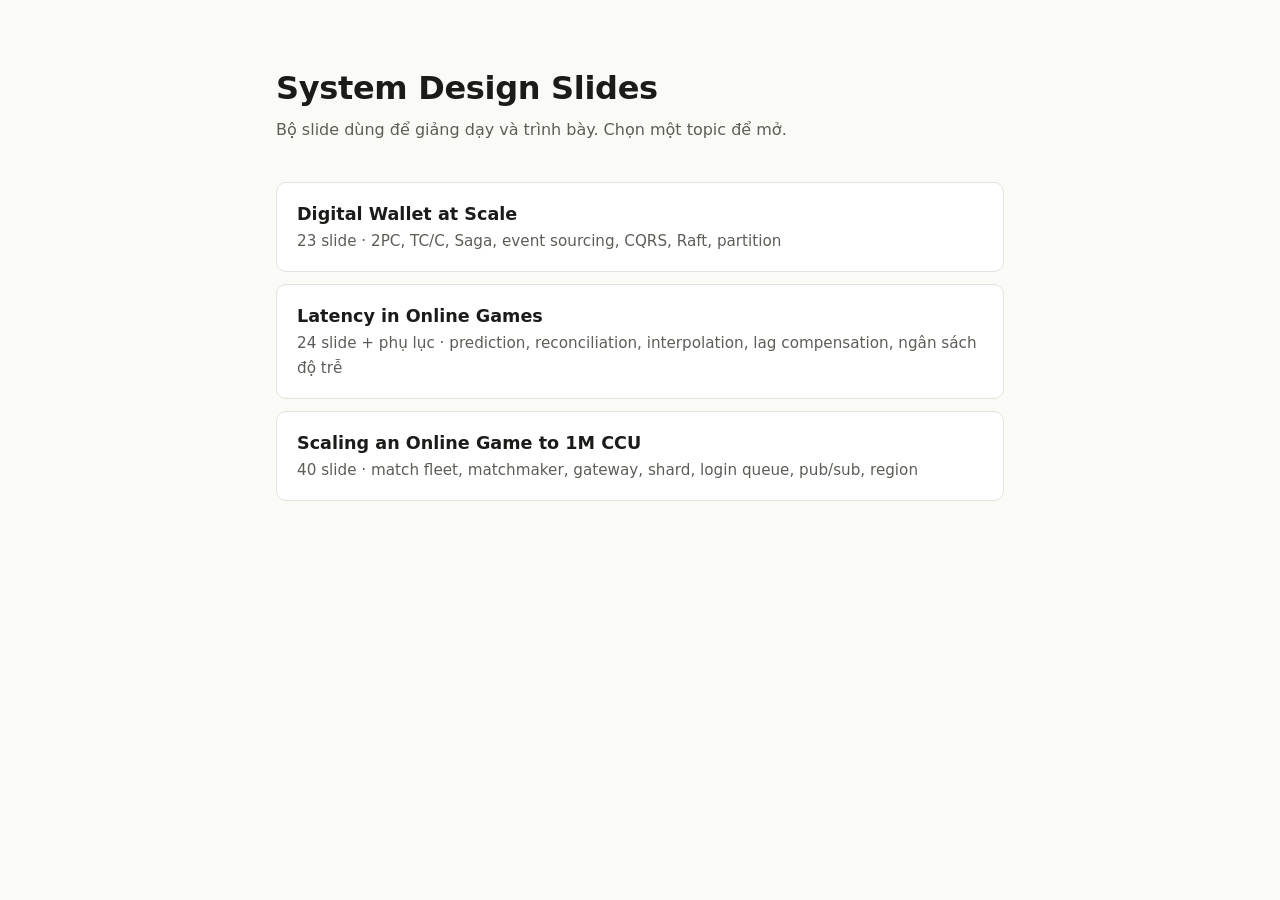
<file: index.html>
<!doctype html>
<html lang="vi">
<head>
<meta charset="utf-8">
<meta name="viewport" content="width=device-width, initial-scale=1">
<title>System Design Slides</title>
<style>
  :root { --bg:#fafaf7; --ink:#1b1b1a; --ink-2:#5d5d58; --line:#e3e2dc; --card:#fff; --accent:#2f5bd3; }
  @media (prefers-color-scheme: dark) { :root { --bg:#151514; --ink:#ececE8; --ink-2:#a3a39c; --line:#2c2c2a; --card:#1d1d1c; --accent:#8aa8ff; } }
  * { box-sizing: border-box; }
  body { margin:0; background:var(--bg); color:var(--ink); font:16px/1.55 system-ui,-apple-system,"Segoe UI",sans-serif; }
  main { max-width:760px; margin:0 auto; padding:64px 16px; }
  h1 { font-size:2rem; margin:0 0 .25rem; letter-spacing:-.01em; }
  p.lead { color:var(--ink-2); margin:0 0 2.5rem; }
  ul { list-style:none; padding:0; margin:0; display:grid; gap:12px; }
  a.topic { display:block; padding:18px 20px; background:var(--card); border:1px solid var(--line); border-radius:10px; color:inherit; text-decoration:none; }
  a.topic:hover { border-color:var(--accent); }
  a.topic strong { display:block; font-size:1.1rem; }
  a.topic span { color:var(--ink-2); font-size:.95rem; }
</style>
</head>
<body>
<main>
  <h1>System Design Slides</h1>
  <p class="lead">Bộ slide dùng để giảng dạy và trình bày. Chọn một topic để mở.</p>
  <ul>
    <li><a class="topic" href="digital-wallet/"><strong>Digital Wallet at Scale</strong><span>23 slide · 2PC, TC/C, Saga, event sourcing, CQRS, Raft, partition</span></a></li>
    <li><a class="topic" href="online-game-latency/"><strong>Latency in Online Games</strong><span>24 slide + phụ lục · prediction, reconciliation, interpolation, lag compensation, ngân sách độ trễ</span></a></li>
    <li><a class="topic" href="online-game-scale-1m-ccu/"><strong>Scaling an Online Game to 1M CCU</strong><span>40 slide · match fleet, matchmaker, gateway, shard, login queue, pub/sub, region</span></a></li>
  </ul>
</main>
</body>
</html>
</file>
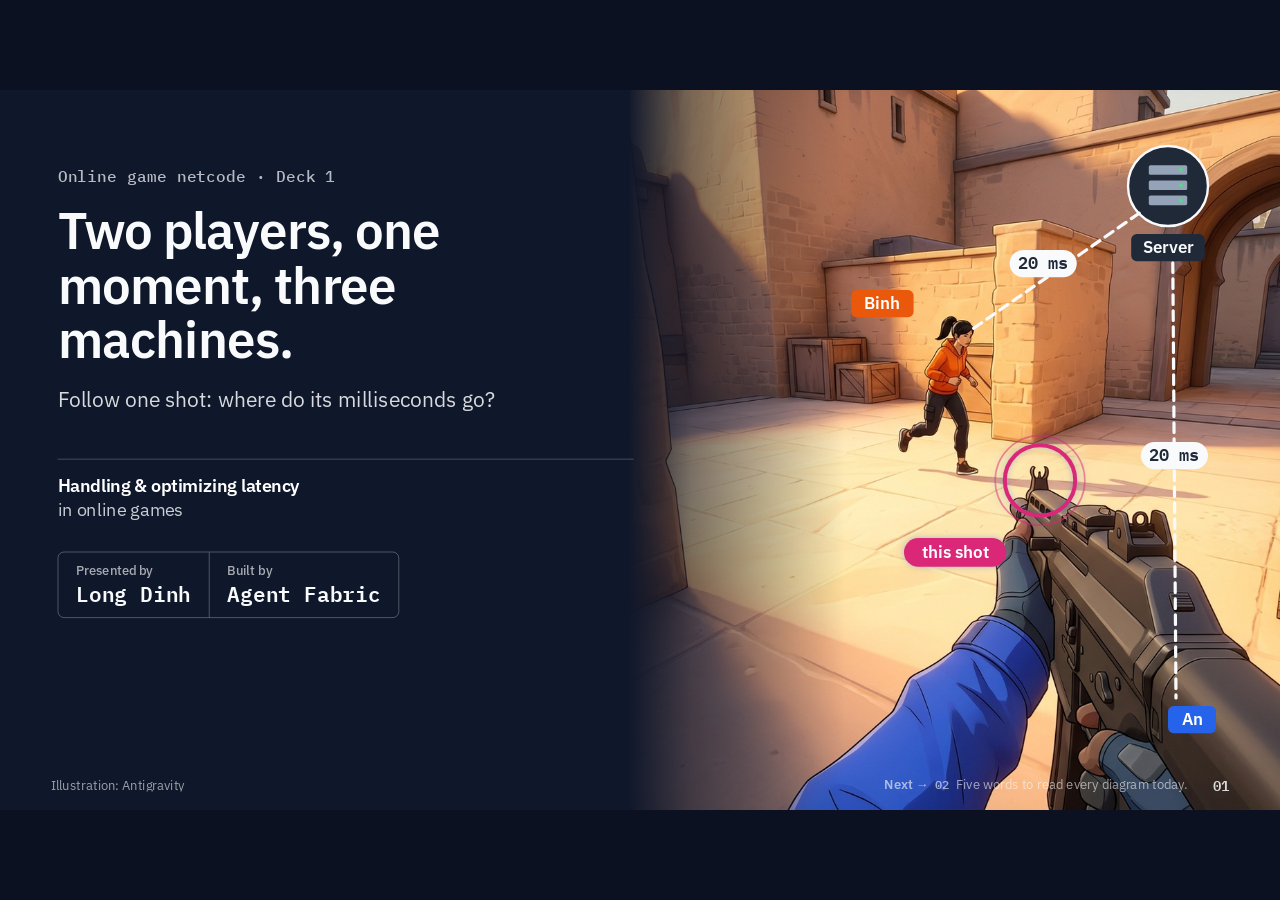
<file: online-game-latency/index.html>
<!doctype html>
<html lang="en">
<head>
<meta charset="utf-8">
<meta name="viewport" content="width=device-width, initial-scale=1">
<title>Latency in Online Games</title>
<meta name="description" content="Handling and optimizing latency in online games: one shot from An to Binh, four netcode techniques, one latency budget, three levers. 24 slides + appendix.">
<link rel="icon" href="data:,">
<link rel="stylesheet" href="css/deck.css?v=2">
<link rel="stylesheet" href="css/slides.css?v=2">
</head>
<body>

<main class="deck" id="deck" aria-live="polite">

<!-- ═════════════════════════ 01 · Opening ═════════════════════════ -->
<section class="slide hero dark" id="s01" data-credit="Illustration: Antigravity">
  <img class="hero-art right" src="assets/img/d1-s11-an-pov.png" alt="An aims at Binh across a sandstone courtyard">
  <div class="hero-shade"></div>
  <figure class="overlay-svg" data-svg="assets/diagrams/d1-s01-net-overlay.svg">
<svg xmlns="http://www.w3.org/2000/svg" viewBox="0 0 1600 900" fill="none">
  <!-- d1-s01-net-overlay: server node over the cover photo, network lines to Binh and An, ring on An's rifle -->
  <!-- server node -->
  <g id="s01-server">
    <circle cx="1460" cy="120" r="50" fill="#1F2937" stroke="#F8FAFC" stroke-width="3"/>
    <rect x="1436" y="94" width="48" height="12" rx="2" fill="#94A3B8"/>
    <rect x="1436" y="113" width="48" height="12" rx="2" fill="#94A3B8"/>
    <rect x="1436" y="132" width="48" height="12" rx="2" fill="#94A3B8"/>
    <circle cx="1476" cy="100" r="2.5" fill="#4ADE80"/><circle cx="1476" cy="119" r="2.5" fill="#4ADE80"/><circle cx="1476" cy="138" r="2.5" fill="#4ADE80"/>
    <rect x="1414" y="180" width="92" height="34" rx="7" fill="#1F2937"/>
    <text x="1460" y="204" font-family="IBM Plex Sans, Helvetica, Arial, sans-serif" font-size="21" font-weight="600" fill="#F8FAFC" text-anchor="middle">Server</text>
  </g>
  <!-- name chips -->
  <rect x="1064" y="250" width="78" height="34" rx="7" fill="#EA580C"/>
  <text x="1103" y="274" font-family="IBM Plex Sans, Helvetica, Arial, sans-serif" font-size="21" font-weight="600" fill="#FFFFFF" text-anchor="middle">Binh</text>
  <rect x="1460" y="770" width="60" height="34" rx="7" fill="#2563EB"/>
  <text x="1490" y="794" font-family="IBM Plex Sans, Helvetica, Arial, sans-serif" font-size="21" font-weight="600" fill="#FFFFFF" text-anchor="middle">An</text>

  <!-- 1 · network: 20 ms to each player -->
  <g class="step" data-step="1" id="s01-step-1">
    <line x1="1424" y1="154" x2="1214" y2="300" stroke="#F8FAFC" stroke-width="4" stroke-dasharray="12 8" stroke-linecap="round"/>
    <line x1="1466" y1="216" x2="1470" y2="760" stroke="#F8FAFC" stroke-width="4" stroke-dasharray="12 8" stroke-linecap="round"/>
    <rect x="1262" y="200" width="84" height="34" rx="17" fill="#F8FAFC"/>
    <text x="1304" y="224" font-family="IBM Plex Mono, Menlo, monospace" font-size="21" font-weight="600" fill="#1F2937" text-anchor="middle">20 ms</text>
    <rect x="1426" y="440" width="84" height="34" rx="17" fill="#F8FAFC"/>
    <text x="1468" y="464" font-family="IBM Plex Mono, Menlo, monospace" font-size="21" font-weight="600" fill="#1F2937" text-anchor="middle">20 ms</text>
  </g>
  <!-- 2 · the shot this deck follows -->
  <g class="step" data-step="2" id="s01-step-2">
    <circle cx="1300" cy="488" r="44" stroke="#DB2777" stroke-width="5"/>
    <circle cx="1300" cy="488" r="56" stroke="#DB2777" stroke-width="2" stroke-opacity="0.5"/>
    <rect x="1130" y="560" width="128" height="36" rx="18" fill="#DB2777"/>
    <text x="1194" y="585" font-family="IBM Plex Sans, Helvetica, Arial, sans-serif" font-size="21" font-weight="600" fill="#FFFFFF" text-anchor="middle">this shot</text>
  </g>
</svg>
</figure>
  <div class="hero-text">
    <p class="kicker">Online game netcode · Deck 1</p>
    <h1>Two players, one moment, three machines.</h1>
    <p class="lede">Follow one shot: where do its milliseconds go?</p>
    <p class="deck-title"><b>Handling &amp; optimizing latency</b><br>in online games</p>
    <dl class="title-block" aria-label="Credits">
      <div class="tb-cell"><dt>Presented by</dt><dd>Long Dinh</dd></div>
      <div class="tb-cell"><dt>Built by</dt><dd>Agent Fabric</dd></div>
    </dl>
  </div>
  <aside class="notes" lang="vi">
    <p>Giới thiệu cảnh: An đang ngắm, Bình chạy ngang khoảng trống, cả hai nối tới một server ở Singapore cách khoảng 20 ms mỗi chiều.</p>
    <p>Mỗi máy có một "phiên bản" riêng của cùng một khoảnh khắc: máy An, máy Bình và server. Nhiệm vụ của netcode là làm cho ba phiên bản đó đủ khớp để người chơi thấy công bằng.</p>
    <p class="step-cue">▸ <b>Bước 1</b> — hai đường mạng: mỗi người cách server 20 ms. <b>Bước 2</b> — vòng sáng quanh súng của An: phát bắn mà cả buổi sẽ đi theo.</p>
    <p>Hứa với khán giả: cuối buổi mình sẽ đo được phát bắn này tốn bao nhiêu ms, tốn ở đâu, và cắt được bao nhiêu. Chưa nêu tên kỹ thuật nào ở slide này.</p>
    <p class="handoff"><b>→ Slide 2:</b> Trước khi nói về cơ chế, cần gọi tên những thứ đang có trên cảnh này.</p>
  </aside>
</section>

<!-- ═════════════════════════ 02 · Vocabulary ═════════════════════════ -->
<section class="slide" id="s02" data-stage="0" data-source="Valve Developer Wiki (Source defaults); CS2 official servers = 64 tick" data-credit="Map &amp; tokens: Antigravity">
  <header class="slide-head">
    <h2>Five words to read every diagram today.</h2>
    <p class="lede">One shot, three machines, three clocks</p>
  </header>
  <figure class="fig wide" data-svg="assets/diagrams/d1-s02-vocab.svg">
<svg xmlns="http://www.w3.org/2000/svg" viewBox="0 0 1472 640" fill="none">
  <!-- d1-s02-vocab: shared map with An, Binh, Server, wall; five vocabulary cards, three-clocks strip -->
  <defs>
    <clipPath id="s02-map-clip"><rect x="0" y="0" width="840" height="560" rx="10"/></clipPath>
    <marker id="s02-arrow-an" viewBox="0 0 12 9" refX="10" refY="4.5" markerWidth="12" markerHeight="9" orient="auto" markerUnits="userSpaceOnUse">
      <path d="M 0 0 L 12 4.5 L 0 9 Z" fill="#2563EB"/>
    </marker>
    <marker id="s02-arrow-ink" viewBox="0 0 12 9" refX="10" refY="4.5" markerWidth="12" markerHeight="9" orient="auto" markerUnits="userSpaceOnUse">
      <path d="M 0 0 L 12 4.5 L 0 9 Z" fill="#1F2937"/>
    </marker>
  </defs>

  <!-- map (1200×800 at scale 0.7) -->
  <g id="s02-map">
    <image href="assets/img/common-d1-map.png" x="0" y="0" width="840" height="560" clip-path="url(#s02-map-clip)" preserveAspectRatio="xMidYMid slice"/>
    <rect x="0" y="0" width="840" height="560" rx="10" stroke="#CBD5E1" stroke-width="1.5"/>
  </g>

  <!-- wall label "cover" (wall is at map x 648..675, y 231..427) -->
  <g id="s02-cover-label">
    <rect x="690" y="322" width="70" height="30" rx="4" fill="#FFFFFF" stroke="#CBD5E1" stroke-width="1"/>
    <text x="725" y="343" font-family="IBM Plex Sans, Helvetica, Arial, sans-serif" font-size="20" font-weight="600" fill="#475569" text-anchor="middle">cover</text>
    <line x1="690" y1="337" x2="676" y2="337" stroke="#475569" stroke-width="1.5"/>
  </g>

  <!-- base network guides between Server and players -->
  <line id="s02-net-an-base" x1="608" y1="80" x2="195" y2="370" stroke="#CBD5E1" stroke-width="1.5" stroke-dasharray="6 5"/>
  <line id="s02-net-binh-base" x1="620" y1="97" x2="540" y2="185" stroke="#CBD5E1" stroke-width="1.5" stroke-dasharray="6 5"/>

  <!-- server node (base) -->
  <g id="s02-server">
    <rect x="608" y="33" width="64" height="64" rx="10" fill="#1F2937"/>
    <rect x="620" y="45" width="40" height="10" rx="2" fill="#94A3B8"/>
    <rect x="620" y="60" width="40" height="10" rx="2" fill="#94A3B8"/>
    <rect x="620" y="75" width="40" height="10" rx="2" fill="#94A3B8"/>
    <circle cx="654" cy="50" r="2.5" fill="#60A5FA"/>
    <circle cx="654" cy="65" r="2.5" fill="#60A5FA"/>
    <circle cx="654" cy="80" r="2.5" fill="#60A5FA"/>
    <rect x="595" y="108" width="90" height="32" rx="6" fill="#FFFFFF" stroke="#CBD5E1"/>
    <text x="640" y="131" font-family="IBM Plex Sans, Helvetica, Arial, sans-serif" font-size="20" font-weight="600" fill="#1F2937" text-anchor="middle">Server</text>
  </g>

  <!-- An token (base) -->
  <g id="s02-an">
    <image href="assets/img/common-token-an.png" x="132" y="356" width="72" height="72"/>
    <circle cx="168" cy="392" r="36" stroke="#2563EB" stroke-width="4"/>
    <rect x="138" y="436" width="60" height="32" rx="6" fill="#FFFFFF" stroke="#CBD5E1"/>
    <text x="168" y="459" font-family="IBM Plex Sans, Helvetica, Arial, sans-serif" font-size="20" font-weight="600" fill="#2563EB" text-anchor="middle">An</text>
  </g>

  <!-- Binh token (base) -->
  <g id="s02-binh">
    <image href="assets/img/common-token-binh.png" x="496" y="174" width="72" height="72"/>
    <circle cx="532" cy="210" r="36" stroke="#EA580C" stroke-width="4"/>
    <rect x="497" y="254" width="70" height="32" rx="6" fill="#FFFFFF" stroke="#CBD5E1"/>
    <text x="532" y="277" font-family="IBM Plex Sans, Helvetica, Arial, sans-serif" font-size="20" font-weight="600" fill="#EA580C" text-anchor="middle">Binh</text>
    <!-- Binh's run toward the wall -->
    <path d="M578 232 L640 262" stroke="#EA580C" stroke-width="3" stroke-dasharray="6 4" stroke-linecap="round"/>
    <path d="M640 262 L628 252 M640 262 L625 264" stroke="#EA580C" stroke-width="3" stroke-linecap="round"/>
  </g>

  <!-- Three-clocks strip container & axis (base) -->
  <g id="s02-clocks-base">
    <rect x="20" y="490" width="830" height="142" rx="8" fill="#FFFFFF" stroke="#CBD5E1" stroke-width="1.5"/>
    <!-- scale labels -->
    <text x="200" y="512" font-family="IBM Plex Mono, Menlo, monospace" font-size="20" fill="#94A3B8" text-anchor="middle">0 ms</text>
    <text x="375" y="512" font-family="IBM Plex Mono, Menlo, monospace" font-size="20" fill="#94A3B8" text-anchor="middle">50 ms</text>
    <text x="550" y="512" font-family="IBM Plex Mono, Menlo, monospace" font-size="20" fill="#94A3B8" text-anchor="middle">100 ms</text>
    <!-- scale ticks start below the text to prevent line-through-text -->
    <line x1="200" y1="518" x2="200" y2="624" stroke="#E2E8F0" stroke-width="1"/>
    <line x1="375" y1="518" x2="375" y2="624" stroke="#E2E8F0" stroke-width="1"/>
    <line x1="550" y1="518" x2="550" y2="624" stroke="#E2E8F0" stroke-width="1"/>
  </g>

  <!-- ════════════ STEP 1: Authoritative server ════════════ -->
  <g class="step" data-step="1" id="s02-step-1">
    <rect x="910" y="0" width="562" height="104" rx="10" fill="#FFFFFF" stroke="#CBD5E1" stroke-width="1.5"/>
    <g class="badge" id="s02-badge-1">
      <circle cx="944" cy="52" r="15" fill="#FFFFFF" stroke="#1F2937" stroke-width="2"/>
      <text x="944" y="59" font-family="IBM Plex Mono, Menlo, monospace" font-size="20" font-weight="700" fill="#1F2937" text-anchor="middle">1</text>
    </g>
    <g stroke="#1F2937" stroke-width="2.5" stroke-linejoin="round">
      <rect x="978" y="32" width="40" height="40" rx="5"/>
      <line x1="984" y1="45" x2="1012" y2="45"/>
      <line x1="984" y1="59" x2="1012" y2="59"/>
    </g>
    <text x="1036" y="46" font-family="IBM Plex Sans, Helvetica, Arial, sans-serif" font-size="24" font-weight="600" fill="#1F2937">Authoritative server</text>
    <text x="1036" y="78" font-family="IBM Plex Sans, Helvetica, Arial, sans-serif" font-size="20" fill="#475569">single source of truth</text>
    <!-- Map highlight on server -->
    <rect x="602" y="27" width="76" height="76" rx="14" fill="none" stroke="#1F2937" stroke-width="2.5"/>
  </g>

  <!-- ════════════ STEP 2: RTT ════════════ -->
  <g class="step" data-step="2" id="s02-step-2">
    <rect x="910" y="118" width="562" height="104" rx="10" fill="#FFFFFF" stroke="#CBD5E1" stroke-width="1.5"/>
    <g class="badge" id="s02-badge-2">
      <circle cx="944" cy="170" r="15" fill="#FFFFFF" stroke="#1F2937" stroke-width="2"/>
      <text x="944" y="177" font-family="IBM Plex Mono, Menlo, monospace" font-size="20" font-weight="700" fill="#1F2937" text-anchor="middle">2</text>
    </g>
    <g stroke="#1F2937" stroke-width="2.5" stroke-linecap="round" stroke-linejoin="round">
      <path d="M980 160 H1014 M1006 152 L1014 160 L1006 168"/>
      <path d="M1016 182 H982 M990 174 L982 182 L990 190"/>
    </g>
    <text x="1036" y="156" font-family="IBM Plex Mono, Menlo, monospace" font-size="24" font-weight="600" fill="#1F2937">RTT 40 ms</text>
    <text x="1036" y="184" font-family="IBM Plex Sans, Helvetica, Arial, sans-serif" font-size="20" fill="#475569">round trip · 20 ms each way</text>
    <text x="1036" y="209" font-family="IBM Plex Sans, Helvetica, Arial, sans-serif" font-size="20" font-weight="500" fill="#475569">= the "ping" in your game</text>

    <!-- Two arrows on the map between An and Server -->
    <!-- Arrow 1: An -> Server (blue) -->
    <line x1="180" y1="365" x2="585" y2="82" stroke="#2563EB" stroke-width="2.5" marker-end="url(#s02-arrow-an)"/>
    <!-- Pill 1 placed above the line with safe gap -->
    <rect x="310" y="185" width="76" height="30" rx="6" fill="#FFFFFF" stroke="#2563EB" stroke-width="1.5"/>
    <text x="348" y="207" font-family="IBM Plex Mono, Menlo, monospace" font-size="20" font-weight="600" fill="#2563EB" text-anchor="middle">20 ms</text>

    <!-- Arrow 2: Server -> An (ink) -->
    <line x1="615" y1="105" x2="215" y2="385" stroke="#1F2937" stroke-width="2.5" marker-end="url(#s02-arrow-ink)"/>
    <!-- Pill 2 placed below the line with safe gap -->
    <rect x="385" y="275" width="76" height="30" rx="6" fill="#FFFFFF" stroke="#1F2937" stroke-width="1.5"/>
    <text x="423" y="297" font-family="IBM Plex Mono, Menlo, monospace" font-size="20" font-weight="600" fill="#1F2937" text-anchor="middle">20 ms</text>

    <!-- Bracket with "RTT = 40 ms (ping)" -->
    <g id="s02-rtt-callout">
      <rect x="180" y="235" width="230" height="40" rx="6" fill="#FFFFFF" stroke="#1F2937" stroke-width="1.5"/>
      <text x="295" y="262" font-family="IBM Plex Mono, Menlo, monospace" font-size="20" font-weight="600" fill="#1F2937" text-anchor="middle">RTT = 40 ms (ping)</text>
    </g>
  </g>

  <!-- ════════════ STEP 3: Tick ════════════ -->
  <g class="step" data-step="3" id="s02-step-3">
    <rect x="910" y="236" width="562" height="104" rx="10" fill="#FFFFFF" stroke="#CBD5E1" stroke-width="1.5"/>
    <g class="badge" id="s02-badge-3">
      <circle cx="944" cy="288" r="15" fill="#FFFFFF" stroke="#1F2937" stroke-width="2"/>
      <text x="944" y="295" font-family="IBM Plex Mono, Menlo, monospace" font-size="20" font-weight="700" fill="#1F2937" text-anchor="middle">3</text>
    </g>
    <g stroke="#1F2937" stroke-width="2.5" stroke-linecap="round">
      <circle cx="998" cy="288" r="19"/>
      <path d="M998 276 V288 L1007 294"/>
    </g>
    <text x="1036" y="282" font-family="IBM Plex Mono, Menlo, monospace" font-size="24" font-weight="600" fill="#1F2937">Tick 64/s = 15.6 ms</text>
    <text x="1036" y="314" font-family="IBM Plex Sans, Helvetica, Arial, sans-serif" font-size="20" fill="#475569">server recomputes the world</text>

    <!-- Strip Row 1: Server tick lights up -->
    <text x="34" y="542" font-family="IBM Plex Sans, Helvetica, Arial, sans-serif" font-size="20" font-weight="600" fill="#1F2937">Server tick</text>
    <line x1="200" y1="536" x2="550" y2="536" stroke="#1F2937" stroke-width="2"/>
    <!-- ticks every 15.6 ms: 0, 55, 109, 164, 218, 273, 328 px from x=200 -->
    <line x1="200" y1="527" x2="200" y2="545" stroke="#1F2937" stroke-width="2.5"/>
    <line x1="255" y1="527" x2="255" y2="545" stroke="#1F2937" stroke-width="2.5"/>
    <line x1="309" y1="527" x2="309" y2="545" stroke="#1F2937" stroke-width="2.5"/>
    <line x1="364" y1="527" x2="364" y2="545" stroke="#1F2937" stroke-width="2.5"/>
    <line x1="418" y1="527" x2="418" y2="545" stroke="#1F2937" stroke-width="2.5"/>
    <line x1="473" y1="527" x2="473" y2="545" stroke="#1F2937" stroke-width="2.5"/>
    <line x1="527" y1="527" x2="527" y2="545" stroke="#1F2937" stroke-width="2.5"/>
    <text x="580" y="542" font-family="IBM Plex Sans, Helvetica, Arial, sans-serif" font-size="20" font-weight="500" fill="#1F2937">15.6 ms · server updates</text>
  </g>

  <!-- ════════════ STEP 4: Snapshot ════════════ -->
  <g class="step" data-step="4" id="s02-step-4">
    <rect x="910" y="354" width="562" height="104" rx="10" fill="#FFFFFF" stroke="#CBD5E1" stroke-width="1.5"/>
    <g class="badge" id="s02-badge-4">
      <circle cx="944" cy="406" r="15" fill="#FFFFFF" stroke="#1F2937" stroke-width="2"/>
      <text x="944" y="413" font-family="IBM Plex Mono, Menlo, monospace" font-size="20" font-weight="700" fill="#1F2937" text-anchor="middle">4</text>
    </g>
    <g stroke="#1F2937" stroke-width="2.5" stroke-linejoin="round">
      <rect x="978" y="392" width="40" height="30" rx="4"/>
      <circle cx="998" cy="407" r="8"/>
      <path d="M988 392 L992 385 H1004 L1008 392"/>
    </g>
    <text x="1036" y="400" font-family="IBM Plex Mono, Menlo, monospace" font-size="24" font-weight="600" fill="#1F2937">Snapshot 20/s</text>
    <text x="1036" y="432" font-family="IBM Plex Sans, Helvetica, Arial, sans-serif" font-size="20" fill="#475569">world state every 50 ms</text>

    <!-- Photo chip on Server -> Binh line (placed safely away from Server node at x=535, y=155) -->
    <g id="s02-chip-binh-photo">
      <rect x="535" y="145" width="48" height="34" rx="4" fill="#FFFFFF" stroke="#1F2937" stroke-width="2"/>
      <circle cx="559" cy="162" r="7" stroke="#1F2937" stroke-width="1.5" fill="#E5E7EB"/>
      <path d="M588 167 L601 179" stroke="#1F2937" stroke-width="2.5" marker-end="url(#s02-arrow-ink)"/>
    </g>

    <!-- Photo chip on Server -> An line (placed safely at x=440, y=185) -->
    <g id="s02-chip-an-photo">
      <rect x="440" y="185" width="48" height="34" rx="4" fill="#FFFFFF" stroke="#1F2937" stroke-width="2"/>
      <circle cx="464" cy="202" r="7" stroke="#1F2937" stroke-width="1.5" fill="#E5E7EB"/>
      <path d="M435 208 L421 218" stroke="#1F2937" stroke-width="2.5" marker-end="url(#s02-arrow-ink)"/>
    </g>

    <!-- Strip Row 2: Snapshot lights up -->
    <text x="34" y="580" font-family="IBM Plex Sans, Helvetica, Arial, sans-serif" font-size="20" font-weight="600" fill="#1F2937">Snapshot</text>
    <line x1="200" y1="574" x2="550" y2="574" stroke="#1F2937" stroke-width="2"/>
    <!-- ticks every 50 ms: 0, 175, 350 px from x=200 -->
    <line x1="200" y1="565" x2="200" y2="583" stroke="#1F2937" stroke-width="2.5"/>
    <line x1="375" y1="565" x2="375" y2="583" stroke="#1F2937" stroke-width="2.5"/>
    <line x1="550" y1="565" x2="550" y2="583" stroke="#1F2937" stroke-width="2.5"/>
    <text x="580" y="580" font-family="IBM Plex Sans, Helvetica, Arial, sans-serif" font-size="20" font-weight="500" fill="#1F2937">50 ms · server → players</text>
  </g>

  <!-- ════════════ STEP 5: Frame ════════════ -->
  <g class="step" data-step="5" id="s02-step-5">
    <rect x="910" y="472" width="562" height="104" rx="10" fill="#FFFFFF" stroke="#CBD5E1" stroke-width="1.5"/>
    <g class="badge" id="s02-badge-5">
      <circle cx="944" cy="524" r="15" fill="#FFFFFF" stroke="#1F2937" stroke-width="2"/>
      <text x="944" y="531" font-family="IBM Plex Mono, Menlo, monospace" font-size="20" font-weight="700" fill="#1F2937" text-anchor="middle">5</text>
    </g>
    <g stroke="#1F2937" stroke-width="2.5" stroke-linejoin="round" stroke-linecap="round">
      <rect x="976" y="506" width="44" height="30" rx="3"/>
      <path d="M990 544 H1006 M998 536 V544"/>
    </g>
    <text x="1036" y="518" font-family="IBM Plex Mono, Menlo, monospace" font-size="24" font-weight="600" fill="#1F2937">Frame 60 FPS = 16.7 ms</text>
    <text x="1036" y="550" font-family="IBM Plex Sans, Helvetica, Arial, sans-serif" font-size="20" fill="#475569">each client redraws</text>

    <!-- Monitor glyph next to An -->
    <g stroke="#2563EB" stroke-width="2.5" stroke-linejoin="round" stroke-linecap="round">
      <rect x="58" y="372" width="44" height="30" rx="3" fill="#FFFFFF"/>
      <path d="M72 410 H88 M80 402 V410"/>
    </g>

    <!-- Strip Row 3: Frame lights up -->
    <text x="34" y="618" font-family="IBM Plex Sans, Helvetica, Arial, sans-serif" font-size="20" font-weight="600" fill="#1F2937">Frame</text>
    <line x1="200" y1="612" x2="550" y2="612" stroke="#1F2937" stroke-width="2"/>
    <!-- ticks every 16.7 ms: 0, 58, 117, 175, 233, 292, 350 px from x=200 -->
    <line x1="200" y1="603" x2="200" y2="621" stroke="#1F2937" stroke-width="2.5"/>
    <line x1="258" y1="603" x2="258" y2="621" stroke="#1F2937" stroke-width="2.5"/>
    <line x1="317" y1="603" x2="317" y2="621" stroke="#1F2937" stroke-width="2.5"/>
    <line x1="375" y1="603" x2="375" y2="621" stroke="#1F2937" stroke-width="2.5"/>
    <line x1="433" y1="603" x2="433" y2="621" stroke="#1F2937" stroke-width="2.5"/>
    <line x1="492" y1="603" x2="492" y2="621" stroke="#1F2937" stroke-width="2.5"/>
    <line x1="550" y1="603" x2="550" y2="621" stroke="#1F2937" stroke-width="2.5"/>
    <text x="580" y="618" font-family="IBM Plex Sans, Helvetica, Arial, sans-serif" font-size="20" font-weight="500" fill="#1F2937">16.7 ms · screen redraw</text>
  </g>

  <!-- assumptions tag: neutral grey outline, no pink -->
  <rect id="s02-assumptions-bg" x="910" y="592" width="562" height="44" rx="8" fill="#F8FAFC" stroke="#CBD5E1" stroke-width="1.5"/>
  <text id="s02-assumptions-txt" x="1191" y="621" font-family="IBM Plex Sans, Helvetica, Arial, sans-serif" font-size="20" font-weight="500" fill="#475569" text-anchor="middle">All ms are estimates (est.)</text>
</svg>
</figure>
  <aside class="notes" lang="vi">
    <p>Đi qua năm từ ngay trên cảnh, mỗi bước một thẻ.</p>
    <p class="step-cue">▸ <b>Authoritative server</b> là nguồn sự thật duy nhất. <b>RTT</b> là thời gian đi và về của một gói tin, ở đây 40 ms. <b>Tick</b> là nhịp server tính lại thế giới, 64 lần mỗi giây như server CS2 chính thức, tức 15,6 ms một tick. <b>Snapshot</b> là "ảnh chụp" trạng thái server gửi về client, 20 lần mỗi giây theo mặc định cổ điển của Source. <b>Frame</b> là nhịp vẽ màn hình của client, 60 FPS tức 16,7 ms.</p>
    <p>Nói rõ: RTT 40 ms là <b>giả định</b> của buổi này, cỡ tuyến tốt Việt Nam → Singapore theo số liệu giai thoại, không phải số đo. Mọi tổng ms về sau là ước tính minh họa, trên slide có tag "est.".</p>
    <p>Mọi sơ đồ sau chỉ dùng năm từ này.</p>
    <p class="handoff"><b>→ Slide 3:</b> Có từ vựng rồi. Giờ cần thước đo: chấm điểm một thiết kế netcode bằng gì?</p>
  </aside>
</section>

<!-- ═════════════════════════ 03 · Four goals ═════════════════════════ -->
<section class="slide" id="s03" data-stage="0" data-source="Riot Games, “Peeking into VALORANT’s Netcode” (also starts from goals)">
  <header class="slide-head">
    <h2>Good netcode must win four goals.</h2>
    <p class="lede">Each goal is something a player can see</p>
  </header>
  <ol class="goals">
    <li data-step="1">
      <svg class="ic" viewBox="0 0 56 56" fill="none" stroke="#1F2937" stroke-width="3" stroke-linejoin="round"><path d="M31 4 L12 31 H26 L22 52 L44 22 H30 Z"/></svg>
      <b>Instant</b><span class="def">My key → my move, now</span>
      <svg class="pic" viewBox="0 0 300 150" fill="none"><rect x="14" y="52" width="64" height="46" rx="8" stroke="#1F2937" stroke-width="2.5"/><text x="46" y="84" font-family="IBM Plex Mono, monospace" font-size="26" font-weight="700" fill="#1F2937" text-anchor="middle">W</text><path d="M92 75 H150" stroke="#475569" stroke-width="2.5"/><path d="M150 75 l-10 -7 v14 z" fill="#475569"/><circle cx="196" cy="75" r="22" fill="#DBEAFE" stroke="#2563EB" stroke-width="3"/><path d="M226 75 H276" stroke="#2563EB" stroke-width="3"/><path d="M276 75 l-10 -7 v14 z" fill="#2563EB"/></svg>
      <span class="ex">this frame (≤ 16.7 ms)</span>
    </li>
    <li data-step="2">
      <svg class="ic" viewBox="0 0 56 56" fill="none" stroke="#1F2937" stroke-width="3" stroke-linecap="round"><path d="M4 30 Q11 16 18 28 T32 28 T46 28 T54 22"/></svg>
      <b>Smooth</b><span class="def">Others glide, never jump</span>
      <svg class="pic" viewBox="0 0 300 150" fill="none"><path d="M20 118 C90 112 150 70 280 30" stroke="#FFEDD5" stroke-width="16" stroke-linecap="round"/><g fill="#EA580C"><circle cx="40" cy="116" r="9" opacity="0.3"/><circle cx="95" cy="108" r="9" opacity="0.45"/><circle cx="150" cy="88" r="9" opacity="0.6"/><circle cx="205" cy="62" r="9" opacity="0.8"/><circle cx="262" cy="36" r="12"/></g></svg>
      <span class="ex">Binh on An's screen</span>
    </li>
    <li data-step="3">
      <svg class="ic" viewBox="0 0 56 56" fill="none" stroke="#1F2937" stroke-width="3" stroke-linejoin="round" stroke-linecap="round"><path d="M28 8 V48 M16 48 H40 M10 15 H46 M10 15 L4 30 H16 Z M46 15 L40 30 H52 Z"/></svg>
      <b>Fair</b><span class="def">Hit what you saw</span>
      <svg class="pic" viewBox="0 0 300 150" fill="none"><circle cx="150" cy="75" r="30" fill="#FFEDD5" stroke="#EA580C" stroke-width="3"/><circle cx="150" cy="75" r="52" stroke="#2563EB" stroke-width="2.5"/><path d="M150 13 V43 M150 107 V137 M88 75 H118 M182 75 H212" stroke="#2563EB" stroke-width="3" stroke-linecap="round"/></svg>
      <span class="ex">on target = hit</span>
    </li>
    <li data-step="4">
      <svg class="ic" viewBox="0 0 56 56" fill="none" stroke="#1F2937" stroke-width="3" stroke-linejoin="round"><path d="M28 5 L47 12 V27 C47 39 39 47 28 51 C17 47 9 39 9 27 V12 Z"/></svg>
      <b>Cheat-proof</b><span class="def">Only the server decides</span>
      <svg class="pic" viewBox="0 0 300 150" fill="none"><rect x="104" y="30" width="92" height="90" rx="10" fill="#E5E7EB" stroke="#1F2937" stroke-width="3"/><text x="150" y="84" font-family="IBM Plex Sans, sans-serif" font-size="22" font-weight="600" fill="#1F2937" text-anchor="middle">Server</text><path d="M24 75 H92" stroke="#94A3B8" stroke-width="2.5" stroke-dasharray="7 5"/><text x="58" y="52" font-family="IBM Plex Mono, monospace" font-size="20" fill="#475569" text-anchor="middle">"I hit"</text><path d="M44 66 L72 92 M44 92 L72 66" stroke="#1F2937" stroke-width="3"/></svg>
      <span class="ex">clients can't fake hits</span>
    </li>
  </ol>
  <div class="score" data-step="5" style="top:690px; right:64px;"><span class="h">Instant</span><span class="h">Smooth</span><span class="h">Fair</span><span class="h">Cheat-proof</span><span class="c"></span><span class="c"></span><span class="c"></span><span class="c"></span></div>
  <p class="score-note" data-step="5">Each design gets scored here, top right, from now on →</p>

  <aside class="notes" lang="vi">
    <p>Bốn mục tiêu được viết thành điều <b>người chơi quan sát được</b>, để lúc chấm điểm không ai cãi nhau về định nghĩa. Tức thì: An bấm là thấy mình nhúc nhích. Mượt: Bình trên màn hình An di chuyển không giật. Công bằng: ngắm trúng là trúng. Không gian lận: client không tự khai được "tôi bắn trúng".</p>
    <p>Riot cũng mở bài thiết kế netcode Valorant bằng một danh sách mục tiêu như vậy.</p>
    <p>Nhấn rằng các mục tiêu kéo nhau ngược chiều: muốn tức thì thì dễ phải tin client, mà tin client thì mất "không gian lận".</p>
    <p class="step-cue">▸ <b>Bước 5</b> — bảng nhỏ này sẽ nằm ở góc trên phải suốt buổi. Mỗi thiết kế được chấm một hàng, mỗi kỹ thuật lật một ô.</p>
    <p class="handoff"><b>→ Slide 4:</b> "Tức thì" là bao nhiêu ms? Độ trễ bao nhiêu thì người chơi cảm thấy?</p>
  </aside>
</section>

<!-- ═════════════════════════ 04 · Why shooters ═════════════════════════ -->
<section class="slide" id="s04" data-stage="0" data-source="Claypool &amp; Claypool, CACM 2006; NIKT survey (~100 ms); Riot Games" data-credit="Images: Valve, Epic Games, Xbox Game Studios, Riot Games">
  <header class="slide-head">
    <h2>Shooters are the least forgiving genre.</h2>
    <p class="lede">~100 ms end to end is where players notice</p>
  </header>
  <figure class="fig wide" data-svg="assets/diagrams/d1-s04-genre-axis.svg">
<svg xmlns="http://www.w3.org/2000/svg" viewBox="0 0 1472 640" fill="none">
  <!-- d1-s04-genre-axis: genre sensitivity spectrum with Riot playtest evidence -->
  <defs>
    <linearGradient id="s04-axis-grad" x1="0" y1="0" x2="1" y2="0">
      <stop offset="0%" stop-color="#1F2937"/>
      <stop offset="100%" stop-color="#CBD5E1"/>
    </linearGradient>
  </defs>

  <!-- Photo slots -->
  <rect id="s04-slot-fps" x="60" y="40" width="400" height="225" rx="6" fill="none" stroke="#CBD5E1" stroke-width="1"/>
  <rect id="s04-slot-tps" x="536" y="40" width="400" height="225" rx="6" fill="none" stroke="#CBD5E1" stroke-width="1"/>
  <rect id="s04-slot-rts" x="1012" y="40" width="400" height="225" rx="6" fill="none" stroke="#CBD5E1" stroke-width="1"/>

  <!-- Slot labels -->
  <text id="s04-lbl-fps" x="260" y="300" text-anchor="middle" font-size="24" font-weight="600" fill="#1F2937" font-family="IBM Plex Sans, Helvetica, Arial, sans-serif">First-person</text>
  <text id="s04-lbl-tps" x="736" y="300" text-anchor="middle" font-size="24" font-weight="600" fill="#1F2937" font-family="IBM Plex Sans, Helvetica, Arial, sans-serif">Third-person</text>
  <text id="s04-lbl-rts" x="1212" y="300" text-anchor="middle" font-size="24" font-weight="600" fill="#1F2937" font-family="IBM Plex Sans, Helvetica, Arial, sans-serif">Omnipresent (RTS)</text>

  <!-- Axis arrow: points left towards High sensitivity (ink -> light grey, no orange) -->
  <path id="s04-axis-arrow" d="M 60 374 L 88 360 L 88 368 L 1412 368 L 1412 380 L 88 380 L 88 388 Z" fill="url(#s04-axis-grad)"/>

  <!-- Axis labels -->
  <text id="s04-lbl-high" x="60" y="425" text-anchor="start" font-size="22" font-weight="600" fill="#1F2937" font-family="IBM Plex Sans, Helvetica, Arial, sans-serif">High</text>
  <text id="s04-lbl-axis-title" x="736" y="425" text-anchor="middle" font-size="22" font-weight="600" fill="#475569" font-family="IBM Plex Sans, Helvetica, Arial, sans-serif">Latency sensitivity</text>
  <text id="s04-lbl-low" x="1412" y="425" text-anchor="end" font-size="22" font-weight="600" fill="#94A3B8" font-family="IBM Plex Sans, Helvetica, Arial, sans-serif">Low</text>

  <!-- ════════════ STEP 1: ~100 ms marker on the axis ════════════ -->
  <g class="step" data-step="1" id="s04-step-1">
    <line x1="260" y1="348" x2="260" y2="400" stroke="#DB2777" stroke-width="3"/>
    <polygon points="252,338 268,338 260,348" fill="#DB2777"/>
    <text id="s04-lbl-threshold" x="260" y="456" text-anchor="middle" font-size="22" font-weight="600" fill="#DB2777" font-family="IBM Plex Sans, Helvetica, Arial, sans-serif">~100 ms end to end: players notice</text>
    <g class="badge" id="s04-badge-1">
      <circle cx="60" cy="340" r="15" fill="#FFFFFF" stroke="#1F2937" stroke-width="2"/>
      <text x="60" y="347" font-size="20" font-weight="700" text-anchor="middle" font-family="IBM Plex Mono, Menlo, monospace" fill="#1F2937">1</text>
    </g>
  </g>

  <!-- ════════════ STEP 2: Riot playtests card attached under first-person column ════════════ -->
  <g class="step" data-step="2" id="s04-step-2">
    <rect id="s04-card-riot-bg" x="60" y="488" width="580" height="120" rx="8" fill="#FFFFFF" stroke="#CBD5E1" stroke-width="1.5"/>
    <rect id="s04-card-riot-slot" x="72" y="498" width="180" height="100" rx="4" fill="none" stroke="#CBD5E1" stroke-width="1"/>
    <text id="s04-card-riot-lead" x="275" y="536" font-size="20" font-weight="500" fill="#475569" font-family="IBM Plex Sans, Helvetica, Arial, sans-serif">Riot playtests:</text>
    <text id="s04-card-riot-claim" x="275" y="572" font-size="24" font-weight="600" fill="#1F2937" font-family="IBM Plex Sans, Helvetica, Arial, sans-serif">10–20 ms changes who wins</text>
    <g class="badge" id="s04-badge-2">
      <circle cx="60" cy="488" r="15" fill="#FFFFFF" stroke="#1F2937" stroke-width="2"/>
      <text x="60" y="495" font-size="20" font-weight="700" text-anchor="middle" font-family="IBM Plex Mono, Menlo, monospace" fill="#1F2937">2</text>
    </g>
  </g>
</svg>
</figure>
  <figure class="photo" style="left:124px; top:210px; width:400px; height:225px;"><img src="assets/img/search/cs2.jpg" alt="Counter-Strike 2"></figure>
  <figure class="photo" style="left:600px; top:210px; width:400px; height:225px;"><img src="assets/img/search/fortnite.jpg" alt="Fortnite"></figure>
  <figure class="photo" style="left:1076px; top:210px; width:400px; height:225px;"><img src="assets/img/search/aoe4.jpg" alt="Age of Empires IV"></figure>
  <figure class="photo" data-step="2" style="left:137px; top:669px; width:178px; height:98px;"><img src="assets/img/search/valorant.jpg" alt="VALORANT"></figure>
  <aside class="notes" lang="vi">
    <p>Claypool &amp; Claypool (CACM 2006) xếp hành động trong game theo độ chính xác và deadline. Game góc nhìn thứ nhất nhạy nhất với độ trễ, game toàn cảnh như RTS ít nhạy nhất.</p>
    <p class="step-cue">▸ <b>Bước 1</b> — ngưỡng khoảng 100 ms cho bắn súng góc nhìn thứ nhất. Con số này đến từ một bản tổng hợp thứ cấp, nên nói "cỡ 100 ms". Không nêu ngưỡng 500 ms hay 1.000 ms cho hai vùng kia vì chưa kiểm chứng.</p>
    <p class="step-cue">▸ <b>Bước 2</b> — Riot ghi nhận trong playtest rằng chênh 10–20 ms đã đổi kết quả một pha đấu súng.</p>
    <p>Vì thế giải được bài toán cho game bắn súng là giải được phần lớn các thể loại khác. Cả deck dùng game bắn súng làm ví dụ.</p>
    <p class="handoff"><b>→ Slide 5:</b> Thử thiết kế đầu tiên, cách nghĩ quen của dân backend: client chỉ là terminal, server quyết hết.</p>
  </aside>
</section>

<!-- ═════════════════════════ 05 · Dumb client ═════════════════════════ -->
<section class="slide has-score" id="s05" data-stage="1" data-source="Model after Gabriel Gambetta, “Client-Server Game Architecture”">
  <header class="slide-head">
    <p class="kicker">PROBLEM · <b>Design 1: dumb client</b></p>
    <h2>Dumb client: every keypress waits a round trip.</h2>
    <p class="lede">An sends W, then waits for the server's x=11</p>
  </header>
  <div class="score"><span class="h">Instant</span><span class="h">Smooth</span><span class="h">Fair</span><span class="h">Cheat-proof</span><span class="c"><span class="to x flip" data-step="5"></span></span><span class="c"></span><span class="c"></span><span class="c"><span class="to v flip" data-step="5"></span></span><span class="row">Design: <b>Dumb client</b></span></div>
  <figure class="fig" data-svg="assets/diagrams/d1-s05-lane-dumb-client.svg">
<svg xmlns="http://www.w3.org/2000/svg" viewBox="0 0 1080 640" fill="none">
  <!-- d1-s05-lane-dumb-client: dumb client timeline (An waits full round trip) -->
  <defs>
    <marker id="s05-arrow-an" viewBox="0 0 12 9" refX="10" refY="4.5" markerWidth="12" markerHeight="9" orient="auto" markerUnits="userSpaceOnUse">
      <path d="M 0 0 L 12 4.5 L 0 9 Z" fill="#2563EB"/>
    </marker>
    <marker id="s05-arrow-ink" viewBox="0 0 12 9" refX="10" refY="4.5" markerWidth="12" markerHeight="9" orient="auto" markerUnits="userSpaceOnUse">
      <path d="M 0 0 L 12 4.5 L 0 9 Z" fill="#1F2937"/>
    </marker>
  </defs>

  <!-- Base elements: Tag, Lanes, Grid, Time axis -->
  <text id="s05-tag-scale" x="1040" y="45" font-family="IBM Plex Sans, Helvetica, Arial, sans-serif" font-size="20" font-weight="500" fill="#475569" text-anchor="end">to scale</text>

  <!-- An's PC Lane -->
  <text id="s05-lbl-lane-an" x="105" y="152" font-family="IBM Plex Sans, Helvetica, Arial, sans-serif" font-size="22" font-weight="600" fill="#2563EB" text-anchor="end">An’s PC</text>
  <rect id="s05-lane-an" x="120" y="105" width="920" height="90" rx="6" fill="#DBEAFE"/>

  <!-- Server Lane -->
  <text id="s05-lbl-lane-server" x="105" y="397" font-family="IBM Plex Sans, Helvetica, Arial, sans-serif" font-size="22" font-weight="600" fill="#1F2937" text-anchor="end">Server</text>
  <rect id="s05-lane-server" x="120" y="350" width="920" height="90" rx="6" fill="#E5E7EB"/>

  <!-- Server tick grid lines (every 15.6 ms: 0, 15.6, 31.2, 46.8, 62.4, 78.0 ms) -->
  <line id="s05-tick-grid-1" x1="299" y1="350" x2="299" y2="440" stroke="#CBD5E1" stroke-width="1"/>
  <line id="s05-tick-grid-2" x1="479" y1="350" x2="479" y2="440" stroke="#CBD5E1" stroke-width="1"/>
  <line id="s05-tick-grid-3" x1="658" y1="350" x2="658" y2="440" stroke="#CBD5E1" stroke-width="1"/>
  <line id="s05-tick-grid-4" x1="838" y1="350" x2="838" y2="440" stroke="#CBD5E1" stroke-width="1"/>
  <line id="s05-tick-grid-5" x1="1017" y1="350" x2="1017" y2="440" stroke="#CBD5E1" stroke-width="1"/>

  <!-- Legend: tick every 15.6 ms above server lane -->
  <text id="s05-lbl-tick-legend" x="299" y="332" font-family="IBM Plex Sans, Helvetica, Arial, sans-serif" font-size="20" font-weight="500" fill="#475569" text-anchor="middle">tick every 15.6 ms</text>

  <!-- Time axis at bottom -->
  <line id="s05-axis-line" x1="120" y1="585" x2="1040" y2="585" stroke="#CBD5E1" stroke-width="2"/>
  <line id="s05-tick-0" x1="120" y1="585" x2="120" y2="593" stroke="#CBD5E1" stroke-width="2"/>
  <line id="s05-tick-10" x1="235" y1="585" x2="235" y2="593" stroke="#CBD5E1" stroke-width="2"/>
  <line id="s05-tick-20" x1="350" y1="585" x2="350" y2="593" stroke="#CBD5E1" stroke-width="2"/>
  <line id="s05-tick-30" x1="465" y1="585" x2="465" y2="593" stroke="#CBD5E1" stroke-width="2"/>
  <line id="s05-tick-40" x1="580" y1="585" x2="580" y2="593" stroke="#CBD5E1" stroke-width="2"/>
  <line id="s05-tick-50" x1="695" y1="585" x2="695" y2="593" stroke="#CBD5E1" stroke-width="2"/>
  <line id="s05-tick-60" x1="810" y1="585" x2="810" y2="593" stroke="#CBD5E1" stroke-width="2"/>
  <line id="s05-tick-70" x1="925" y1="585" x2="925" y2="593" stroke="#CBD5E1" stroke-width="2"/>
  <line id="s05-tick-80" x1="1040" y1="585" x2="1040" y2="593" stroke="#CBD5E1" stroke-width="2"/>

  <text id="s05-lbl-t0" x="120" y="612" font-family="IBM Plex Mono, Menlo, monospace" font-size="20" fill="#475569" text-anchor="middle">0</text>
  <text id="s05-lbl-t10" x="235" y="612" font-family="IBM Plex Mono, Menlo, monospace" font-size="20" fill="#475569" text-anchor="middle">10</text>
  <text id="s05-lbl-t20" x="350" y="612" font-family="IBM Plex Mono, Menlo, monospace" font-size="20" fill="#475569" text-anchor="middle">20</text>
  <text id="s05-lbl-t30" x="465" y="612" font-family="IBM Plex Mono, Menlo, monospace" font-size="20" fill="#475569" text-anchor="middle">30</text>
  <text id="s05-lbl-t40" x="580" y="612" font-family="IBM Plex Mono, Menlo, monospace" font-size="20" fill="#475569" text-anchor="middle">40</text>
  <text id="s05-lbl-t50" x="695" y="612" font-family="IBM Plex Mono, Menlo, monospace" font-size="20" fill="#475569" text-anchor="middle">50</text>
  <text id="s05-lbl-t60" x="810" y="612" font-family="IBM Plex Mono, Menlo, monospace" font-size="20" fill="#475569" text-anchor="middle">60</text>
  <text id="s05-lbl-t70" x="925" y="612" font-family="IBM Plex Mono, Menlo, monospace" font-size="20" fill="#475569" text-anchor="middle">70</text>
  <text id="s05-lbl-t80" x="1030" y="612" font-family="IBM Plex Mono, Menlo, monospace" font-size="20" fill="#475569" text-anchor="middle">80 ms</text>

  <!-- ════════════ STEP 1: Chip W and Frame Wait 1 ════════════ -->
  <g class="step" data-step="1" id="s05-step-1">
    <rect id="s05-chip-w-bg" x="122" y="128" width="44" height="44" rx="8" fill="#FFFFFF" stroke="#2563EB" stroke-width="2"/>
    <text id="s05-chip-w-txt" x="144" y="158" font-family="IBM Plex Mono, Menlo, monospace" font-size="24" font-weight="700" fill="#2563EB" text-anchor="middle">W</text>
    <rect id="s05-frame-wait-1" x="168" y="120" width="44" height="60" rx="4" fill="#DBEAFE" stroke="#2563EB" stroke-width="1.5" stroke-dasharray="4 3"/>
    <text id="s05-lbl-frame-1" x="210" y="82" font-family="IBM Plex Sans, Helvetica, Arial, sans-serif" font-size="20" font-weight="500" fill="#475569" text-anchor="middle">wait for next frame to send</text>
    <g class="badge" id="s05-badge-1">
      <circle cx="144" cy="48" r="15" fill="#FFFFFF" stroke="#1F2937" stroke-width="2"/>
      <text x="144" y="55" font-size="20" font-weight="700" text-anchor="middle" font-family="IBM Plex Mono, Menlo, monospace" fill="#1F2937">1</text>
    </g>
  </g>

  <!-- ════════════ STEP 2: Request packet arrow An -> Server (W · 20ms) ════════════ -->
  <g class="step" data-step="2" id="s05-step-2">
    <line id="s05-arrow-req" x1="212" y1="195" x2="436" y2="350" stroke="#2563EB" stroke-width="3" marker-end="url(#s05-arrow-an)"/>
    <rect id="s05-req-chip" x="295" y="240" width="115" height="36" rx="6" fill="#FFFFFF" stroke="#2563EB" stroke-width="1.5"/>
    <text id="s05-lbl-req" x="352" y="265" font-family="IBM Plex Mono, Menlo, monospace" font-size="20" font-weight="600" fill="#2563EB" text-anchor="middle">W · 20ms</text>
    <g class="badge" id="s05-badge-2">
      <circle cx="265" cy="265" r="15" fill="#FFFFFF" stroke="#1F2937" stroke-width="2"/>
      <text x="265" y="272" font-size="20" font-weight="700" text-anchor="middle" font-family="IBM Plex Mono, Menlo, monospace" fill="#1F2937">2</text>
    </g>
  </g>

  <!-- ════════════ STEP 3: Tick wait at Server ════════════ -->
  <g class="step" data-step="3" id="s05-step-3">
    <rect id="s05-tick-wait" x="442" y="365" width="37" height="60" rx="4" fill="#FFFFFF" stroke="#1F2937" stroke-width="1.5" stroke-dasharray="3 3"/>
    <text id="s05-lbl-tick-wait" x="500" y="412" font-family="IBM Plex Sans, Helvetica, Arial, sans-serif" font-size="20" font-weight="500" fill="#475569" text-anchor="start">tick wait ≤15.6 ms</text>
    <g class="badge" id="s05-badge-3">
      <circle cx="410" cy="395" r="15" fill="#FFFFFF" stroke="#1F2937" stroke-width="2"/>
      <text x="410" y="402" font-size="20" font-weight="700" text-anchor="middle" font-family="IBM Plex Mono, Menlo, monospace" fill="#1F2937">3</text>
    </g>
  </g>

  <!-- ════════════ STEP 4: Response packet arrow Server -> An (x=11 · 20ms) ════════════ -->
  <g class="step" data-step="4" id="s05-step-4">
    <line id="s05-arrow-resp" x1="479" y1="350" x2="703" y2="195" stroke="#1F2937" stroke-width="3" marker-end="url(#s05-arrow-ink)"/>
    <rect id="s05-resp-chip" x="565" y="240" width="140" height="36" rx="6" fill="#FFFFFF" stroke="#1F2937" stroke-width="1.5"/>
    <text id="s05-lbl-resp" x="635" y="265" font-family="IBM Plex Mono, Menlo, monospace" font-size="20" font-weight="600" fill="#1F2937" text-anchor="middle">x=11 · 20ms</text>
    <g class="badge" id="s05-badge-4">
      <circle cx="530" cy="265" r="15" fill="#FFFFFF" stroke="#1F2937" stroke-width="2"/>
      <text x="530" y="272" font-size="20" font-weight="700" text-anchor="middle" font-family="IBM Plex Mono, Menlo, monospace" fill="#1F2937">4</text>
    </g>
  </g>

  <!-- ════════════ STEP 5: Frame wait 2, x=10 -> x=11 on screen, and Brackets ════════════ -->
  <g class="step" data-step="5" id="s05-step-5">
    <rect id="s05-frame-wait-2" x="709" y="120" width="101" height="60" rx="4" fill="#DBEAFE" stroke="#2563EB" stroke-width="1.5" stroke-dasharray="4 3"/>
    <text id="s05-lbl-frame-2" x="760" y="82" font-family="IBM Plex Sans, Helvetica, Arial, sans-serif" font-size="20" font-weight="500" fill="#475569" text-anchor="middle">wait for next frame to draw</text>
    <circle id="s05-an-token" cx="830" cy="150" r="16" fill="#2563EB"/>
    <line id="s05-an-motion" x1="850" y1="150" x2="870" y2="150" stroke="#2563EB" stroke-width="2.5" marker-end="url(#s05-arrow-an)"/>
    <text id="s05-lbl-an-moves" x="880" y="145" font-family="IBM Plex Sans, Helvetica, Arial, sans-serif" font-size="20" font-weight="600" fill="#2563EB">x=10 → x=11</text>
    <text id="s05-lbl-an-screen" x="880" y="168" font-family="IBM Plex Sans, Helvetica, Arial, sans-serif" font-size="20" font-weight="500" fill="#2563EB">on screen</text>

    <!-- Main measuring bracket spanning t=0 to t=60 (≈40–72 ms est.) -->
    <text id="s05-lbl-total-ms" x="465" y="488" font-family="IBM Plex Mono, Menlo, monospace" font-size="24" font-weight="600" fill="#1F2937" text-anchor="middle">≈40–72 ms (est.)</text>
    <path id="s05-bracket-main" d="M 120 496 v 8 H 810 v -8" stroke="#1F2937" stroke-width="2" fill="none"/>

    <!-- Ghost bracket: at RTT 100 ms: ≈120–150 ms (est.) -->
    <text id="s05-lbl-ghost-ms" x="465" y="534" font-family="IBM Plex Mono, Menlo, monospace" font-size="20" font-weight="500" fill="#475569" text-anchor="middle">at RTT 100 ms: ≈120–150 ms (est.)</text>
    <path id="s05-bracket-ghost" d="M 120 542 v 8 H 810 v -8" stroke="#94A3B8" stroke-width="1.5" stroke-dasharray="4 3" fill="none"/>

    <!-- Badge 5 placed off the label at cx=830, cy=48 -->
    <g class="badge" id="s05-badge-5">
      <circle cx="830" cy="48" r="15" fill="#FFFFFF" stroke="#1F2937" stroke-width="2"/>
      <text x="830" y="55" font-size="20" font-weight="700" text-anchor="middle" font-family="IBM Plex Mono, Menlo, monospace" fill="#1F2937">5</text>
    </g>
  </g>
</svg>
</figure>
  <ol class="strip" aria-label="Steps">
    <li data-step="1"><i>1</i><span>Press W key</span></li>
    <li data-step="2"><i>2</i><span>Send to server</span></li>
    <li data-step="3"><i>3</i><span>Wait for tick</span></li>
    <li data-step="4"><i>4</i><span>Server replies x=11</span></li>
    <li data-step="5"><i>5</i><span>Draw x=11 on screen</span></li>
  </ol>
  <p class="like">Typing over a slow SSH link: each key echoes late.</p>
  <aside class="notes" lang="vi">
    <p>Đây là kiến trúc request/response quen thuộc: client gửi phím, server tính, client vẽ kết quả.</p>
    <p class="step-cue">▸ <b>Bước 1–5</b> — An bấm W, chờ tới frame kế tiếp mới gửi, 20 ms lên server, chờ tick kế tiếp, 20 ms quay về, rồi chờ thêm một frame nữa mới vẽ.</p>
    <p>Về tính đúng đắn thì hoàn hảo: server quyết mọi thứ nên không ai gian lận được, ô "Cheat-proof" xanh. Nhưng An phải đợi ít nhất một RTT cộng thời gian chờ tick và chờ frame, khoảng 40–72 ms theo ước tính của mình, rồi nhân vật mới nhúc nhích. Ô "Instant" đỏ.</p>
    <p>Gambetta minh họa cùng hiện tượng ở mức khoảng 200 ms mỗi hành động khi lag 100 ms. Ô Smooth và Fair để trống vì mình chưa xét đến người chơi khác.</p>
    <p class="handoff"><b>→ Slide 6:</b> Đảo ngược lại thì sao: để client tự quyết?</p>
  </aside>
</section>

<!-- ═════════════════════════ 06 · Trust client ═════════════════════════ -->
<section class="slide has-score" id="s06" data-stage="1" data-source="Gabriel Gambetta, “Client-Server Game Architecture” (never trust the client)" data-credit="Illustration: Antigravity">
  <header class="slide-head">
    <p class="kicker">PROBLEM · <b>Design 2: trust the client</b></p>
    <h2>Trusting the client feels instant but invites cheats.</h2>
    <p class="lede">Client sends results; the server can't check them</p>
  </header>
  <div class="score"><span class="h">Instant</span><span class="h">Smooth</span><span class="h">Fair</span><span class="h">Cheat-proof</span><span class="c v"></span><span class="c"></span><span class="c v"></span><span class="c"><span class="to x flip" data-step="4"></span></span><span class="row">Design: <b>Trust client</b></span></div>
  <figure class="fig" data-svg="assets/diagrams/d1-s06-lane-trust-client.svg">
<svg xmlns="http://www.w3.org/2000/svg" viewBox="0 0 1080 640" fill="none">
  <!-- d1-s06-lane-trust-client: trusting client feels instant but cheats look identical -->
  <defs>
    <marker id="s06-arrow-an" viewBox="0 0 12 9" refX="10" refY="4.5" markerWidth="12" markerHeight="9" orient="auto" markerUnits="userSpaceOnUse">
      <path d="M 0 0 L 12 4.5 L 0 9 Z" fill="#2563EB"/>
    </marker>
    <marker id="s06-arrow-ink" viewBox="0 0 12 9" refX="10" refY="4.5" markerWidth="12" markerHeight="9" orient="auto" markerUnits="userSpaceOnUse">
      <path d="M 0 0 L 12 4.5 L 0 9 Z" fill="#1F2937"/>
    </marker>
    <marker id="s06-arrow-slate" viewBox="0 0 12 9" refX="10" refY="4.5" markerWidth="12" markerHeight="9" orient="auto" markerUnits="userSpaceOnUse">
      <path d="M 0 0 L 12 4.5 L 0 9 Z" fill="#64748B"/>
    </marker>
  </defs>

  <!-- Tag -->
  <text id="s06-tag-scale" x="1040" y="35" font-family="IBM Plex Sans, Helvetica, Arial, sans-serif" font-size="20" font-weight="500" fill="#475569" text-anchor="end">to scale</text>

  <!-- Lanes -->
  <!-- An's PC Lane -->
  <text id="s06-lbl-lane-an" x="105" y="95" font-family="IBM Plex Sans, Helvetica, Arial, sans-serif" font-size="22" font-weight="600" fill="#2563EB" text-anchor="end">An’s PC</text>
  <rect id="s06-lane-an" x="120" y="50" width="920" height="75" rx="6" fill="#DBEAFE"/>

  <!-- Server Lane -->
  <text id="s06-lbl-lane-server" x="105" y="220" font-family="IBM Plex Sans, Helvetica, Arial, sans-serif" font-size="22" font-weight="600" fill="#1F2937" text-anchor="end">Server</text>
  <rect id="s06-lane-server" x="120" y="175" width="920" height="75" rx="6" fill="#E5E7EB"/>

  <!-- Binh's PC Lane (full width) -->
  <text id="s06-lbl-lane-binh" x="105" y="345" font-family="IBM Plex Sans, Helvetica, Arial, sans-serif" font-size="22" font-weight="600" fill="#EA580C" text-anchor="end">Binh’s PC</text>
  <rect id="s06-lane-binh" x="120" y="300" width="920" height="75" rx="6" fill="#FFEDD5"/>

  <!-- Cheater Lane (slate, mask glyph, label fits inside bounds) -->
  <text id="s06-lbl-lane-cheater" x="105" y="470" font-family="IBM Plex Sans, Helvetica, Arial, sans-serif" font-size="22" font-weight="600" fill="#64748B" text-anchor="end">Cheater</text>
  <rect id="s06-lane-cheater" x="120" y="425" width="920" height="75" rx="6" fill="#F1F5F9" stroke="#CBD5E1" stroke-width="1.5"/>

  <!-- Time axis at bottom -->
  <line id="s06-axis-line" x1="120" y1="575" x2="1040" y2="575" stroke="#CBD5E1" stroke-width="2"/>
  <line id="s06-tick-0" x1="120" y1="575" x2="120" y2="583" stroke="#CBD5E1" stroke-width="2"/>
  <line id="s06-tick-20" x1="350" y1="575" x2="350" y2="583" stroke="#CBD5E1" stroke-width="2"/>
  <line id="s06-tick-40" x1="580" y1="575" x2="580" y2="583" stroke="#CBD5E1" stroke-width="2"/>
  <line id="s06-tick-60" x1="810" y1="575" x2="810" y2="583" stroke="#CBD5E1" stroke-width="2"/>
  <line id="s06-tick-80" x1="1040" y1="575" x2="1040" y2="583" stroke="#CBD5E1" stroke-width="2"/>

  <text id="s06-lbl-t0" x="120" y="605" font-family="IBM Plex Mono, Menlo, monospace" font-size="20" fill="#475569" text-anchor="middle">0</text>
  <text id="s06-lbl-t80" x="1030" y="605" font-family="IBM Plex Mono, Menlo, monospace" font-size="20" fill="#475569" text-anchor="middle">80 ms</text>

  <!-- ════════════ STEP 1: Chip Result: hit Binh & Arrow An -> Server ════════════ -->
  <g class="step" data-step="1" id="s06-step-1">
    <rect id="s06-chip-an" x="125" y="65" width="175" height="44" rx="6" fill="#FFFFFF" stroke="#2563EB" stroke-width="2"/>
    <text id="s06-lbl-chip-an" x="212" y="94" font-family="IBM Plex Sans, Helvetica, Arial, sans-serif" font-size="20" font-weight="600" fill="#2563EB" text-anchor="middle">Result: hit Binh</text>
    <text id="s06-lbl-an-instant" x="315" y="94" font-family="IBM Plex Sans, Helvetica, Arial, sans-serif" font-size="20" font-weight="600" fill="#2563EB">sees hit at 0 ms</text>
    <line id="s06-arrow-an-req" x1="212" y1="125" x2="350" y2="175" stroke="#2563EB" stroke-width="3" marker-end="url(#s06-arrow-an)"/>
    <text id="s06-lbl-an-ms" x="280" y="136" font-family="IBM Plex Mono, Menlo, monospace" font-size="20" font-weight="600" fill="#2563EB">20 ms</text>
    <g class="badge" id="s06-badge-1">
      <circle cx="125" cy="35" r="15" fill="#FFFFFF" stroke="#1F2937" stroke-width="2"/>
      <text x="125" y="42" font-size="20" font-weight="700" text-anchor="middle" font-family="IBM Plex Mono, Menlo, monospace" fill="#1F2937">1</text>
    </g>
  </g>

  <!-- ════════════ STEP 2: Server relays to Binh's PC ════════════ -->
  <g class="step" data-step="2" id="s06-step-2">
    <line id="s06-arrow-relay" x1="370" y1="250" x2="520" y2="300" stroke="#1F2937" stroke-width="3" marker-end="url(#s06-arrow-ink)"/>
    <text id="s06-lbl-relay" x="445" y="240" font-family="IBM Plex Sans, Helvetica, Arial, sans-serif" font-size="20" font-weight="600" fill="#1F2937" text-anchor="middle">relay · 20 ms</text>
    <rect id="s06-chip-binh" x="540" y="315" width="150" height="44" rx="6" fill="#FFFFFF" stroke="#EA580C" stroke-width="2"/>
    <text id="s06-lbl-chip-binh" x="615" y="344" font-family="IBM Plex Sans, Helvetica, Arial, sans-serif" font-size="20" font-weight="600" fill="#EA580C" text-anchor="middle">Takes damage</text>
    <g class="badge" id="s06-badge-2">
      <circle cx="360" cy="285" r="15" fill="#FFFFFF" stroke="#1F2937" stroke-width="2"/>
      <text x="360" y="292" font-size="20" font-weight="700" text-anchor="middle" font-family="IBM Plex Mono, Menlo, monospace" fill="#1F2937">2</text>
    </g>
  </g>

  <!-- ════════════ STEP 3: Modded client & Result: hit packet ════════════ -->
  <g class="step" data-step="3" id="s06-step-3">
    <!-- Mask glyph in Cheater's PC lane -->
    <g id="s06-mask-glyph" stroke="#64748B" stroke-width="2" fill="none">
      <path d="M 135 450 Q 150 440 165 450 Q 160 472 150 475 Q 140 472 135 450 Z"/>
      <ellipse cx="143" cy="454" rx="3.5" ry="2" fill="#64748B"/>
      <ellipse cx="157" cy="454" rx="3.5" ry="2" fill="#64748B"/>
    </g>

    <!-- Cheater's chip and Arrow -->
    <rect id="s06-chip-cheat-send" x="560" y="440" width="150" height="44" rx="6" fill="#FFFFFF" stroke="#64748B" stroke-width="2"/>
    <text id="s06-lbl-cheat-send" x="635" y="469" font-family="IBM Plex Sans, Helvetica, Arial, sans-serif" font-size="20" font-weight="600" fill="#64748B" text-anchor="middle">Result: hit</text>
    <text id="s06-lbl-modded" x="725" y="469" font-family="IBM Plex Sans, Helvetica, Arial, sans-serif" font-size="20" font-weight="500" fill="#64748B">modded client lies</text>

    <!-- Arrow Cheater -> Server (20 ms) -->
    <line id="s06-arrow-cheat" x1="730" y1="425" x2="880" y2="250" stroke="#64748B" stroke-width="3" marker-end="url(#s06-arrow-slate)"/>
    <text id="s06-lbl-cheat-ms" x="830" y="365" font-family="IBM Plex Mono, Menlo, monospace" font-size="20" font-weight="600" fill="#64748B">20 ms</text>

    <g class="badge" id="s06-badge-3">
      <circle cx="730" cy="525" r="15" fill="#FFFFFF" stroke="#1F2937" stroke-width="2"/>
      <text x="730" y="532" font-size="20" font-weight="700" text-anchor="middle" font-family="IBM Plex Mono, Menlo, monospace" fill="#1F2937">3</text>
    </g>
  </g>

  <!-- ════════════ STEP 4: Server can't tell identical results ════════════ -->
  <g class="step" data-step="4" id="s06-step-4">
    <!-- Two chips arriving on the server lane: visually identical -->
    <rect id="s06-chip-server-legit" x="210" y="190" width="150" height="44" rx="6" fill="#FFFFFF" stroke="#1F2937" stroke-width="2"/>
    <text id="s06-lbl-server-legit" x="285" y="219" font-family="IBM Plex Sans, Helvetica, Arial, sans-serif" font-size="20" font-weight="600" fill="#1F2937" text-anchor="middle">Result: hit</text>

    <rect id="s06-chip-server-cheat" x="780" y="190" width="150" height="44" rx="6" fill="#FFFFFF" stroke="#1F2937" stroke-width="2"/>
    <text id="s06-lbl-server-cheat" x="855" y="219" font-family="IBM Plex Sans, Helvetica, Arial, sans-serif" font-size="20" font-weight="600" fill="#1F2937" text-anchor="middle">Result: hit</text>

    <text id="s06-glyph-question" x="535" y="226" font-family="IBM Plex Sans, Helvetica, Arial, sans-serif" font-size="44" font-weight="700" fill="#DB2777" text-anchor="middle">?</text>
    <text id="s06-lbl-cant-tell" x="535" y="160" font-family="IBM Plex Sans, Helvetica, Arial, sans-serif" font-size="22" font-weight="700" fill="#DB2777" text-anchor="middle">Server can't tell</text>

    <g class="badge" id="s06-badge-4">
      <circle cx="535" cy="122" r="15" fill="#FFFFFF" stroke="#1F2937" stroke-width="2"/>
      <text x="535" y="129" font-size="20" font-weight="700" text-anchor="middle" font-family="IBM Plex Mono, Menlo, monospace" fill="#1F2937">4</text>
    </g>
  </g>
</svg>
</figure>
  <figure class="inset" data-step="3" style="left:1176px; top:500px; width:360px;"><img src="assets/img/d1-s06-modded-client.png" alt="A modded client sending a fake hit"><figcaption>A modded client can send any result.</figcaption></figure>
  <ol class="strip" aria-label="Steps">
    <li data-step="1"><i>1</i><span>Client decides hit</span></li>
    <li data-step="2"><i>2</i><span>Server relays damage</span></li>
    <li data-step="3"><i>3</i><span>Modded client lies</span></li>
    <li data-step="4"><i>4</i><span>Server cannot tell</span></li>
  </ol>
  <aside class="notes" lang="vi">
    <p>Nếu để client tự tính và báo kết quả ("tôi đã bắn trúng Bình"), An thấy phản hồi ngay và phát bắn trúng đúng như An thấy. Instant và Fair đều xanh.</p>
    <p class="step-cue">▸ <b>Bước 3–4</b> — nhưng server không còn cách nào phân biệt một client thật với một client bị sửa gửi "trúng đầu" từ xa qua tường. Hai chip đến server trông y hệt nhau.</p>
    <p>Hai hàng scorecard giờ đỏ ở hai chỗ khác nhau: thiết kế 1 đỏ ở Instant, thiết kế 2 đỏ ở Cheat-proof. Đó chính là không gian trade-off.</p>
    <p class="handoff"><b>→ Slide 7:</b> Có cách nào lấy được cả "tức thì" lẫn "không gian lận" không?</p>
  </aside>
</section>

<!-- ═════════════════════════ 07 · Prediction ═════════════════════════ -->
<section class="slide has-score" id="s07" data-stage="1" data-source="After Gabriel Gambetta, “Client-Side Prediction and Server Reconciliation”" data-credit="Inset: Gabriel Gambetta">
  <header class="slide-head">
    <p class="kicker fix">FIX · <b>Client-side prediction</b></p>
    <h2>Move An now; the server checks the same math later.</h2>
    <p class="lede">Client and server run the same movement code</p>
  </header>
  <div class="score"><span class="h">Instant</span><span class="h">Smooth</span><span class="h">Fair</span><span class="h">Cheat-proof</span><span class="c"><span class="to v flip" data-step="2"></span></span><span class="c"></span><span class="c"></span><span class="c v"></span><span class="row">Design: <b>Prediction</b></span></div>
  <figure class="fig" data-svg="assets/diagrams/d1-s07-prediction.svg">
<svg xmlns="http://www.w3.org/2000/svg" viewBox="0 0 1080 640" fill="none">
  <defs>
    <marker id="s07-arrow-an" viewBox="0 0 12 9" refX="10" refY="4.5" markerWidth="12" markerHeight="9" orient="auto" markerUnits="userSpaceOnUse"><path d="M0 0L12 4.5L0 9Z" fill="#2563EB"/></marker>
    <marker id="s07-arrow-ink" viewBox="0 0 12 9" refX="10" refY="4.5" markerWidth="12" markerHeight="9" orient="auto" markerUnits="userSpaceOnUse"><path d="M0 0L12 4.5L0 9Z" fill="#1F2937"/></marker>
  </defs>

  <!-- Base elements: Scale tag, Lanes, Tick grid, Time axis -->
  <text id="s07-tag-scale" x="1040" y="31" font-family="IBM Plex Sans, Helvetica, Arial, sans-serif" font-size="20" font-weight="500" fill="#475569" text-anchor="end">to scale</text>

  <text id="s07-lbl-an" x="106" y="100" font-family="IBM Plex Sans, Helvetica, Arial, sans-serif" font-size="22" font-weight="600" fill="#2563EB" text-anchor="end">An’s PC</text>
  <rect id="s07-lane-an" x="120" y="55" width="920" height="76" rx="8" fill="#DBEAFE"/>

  <text id="s07-lbl-server" x="106" y="260" font-family="IBM Plex Sans, Helvetica, Arial, sans-serif" font-size="22" font-weight="600" fill="#1F2937" text-anchor="end">Server</text>
  <rect id="s07-lane-server" x="120" y="215" width="920" height="76" rx="8" fill="#E5E7EB"/>

  <!-- Legend: tick every 15.6 ms above server lane in clear space above tick 4 -->
  <text id="s07-lbl-tick" x="838" y="205" font-family="IBM Plex Sans, Helvetica, Arial, sans-serif" font-size="20" font-weight="500" fill="#475569" text-anchor="middle">tick every 15.6 ms</text>

  <!-- Server tick grid lines inside server lane -->
  <line id="s07-grid-16" x1="299" y1="215" x2="299" y2="291" stroke="#CBD5E1" stroke-width="1"/>
  <line id="s07-grid-31" x1="479" y1="215" x2="479" y2="291" stroke="#CBD5E1" stroke-width="1"/>
  <line id="s07-grid-47" x1="658" y1="215" x2="658" y2="291" stroke="#CBD5E1" stroke-width="1"/>
  <line id="s07-grid-62" x1="838" y1="215" x2="838" y2="291" stroke="#CBD5E1" stroke-width="1"/>

  <!-- Time axis -->
  <line id="s07-axis" x1="120" y1="330" x2="1040" y2="330" stroke="#CBD5E1" stroke-width="2"/>
  <line id="s07-axis-0" x1="120" y1="330" x2="120" y2="338" stroke="#CBD5E1" stroke-width="2"/>
  <line id="s07-axis-20" x1="350" y1="330" x2="350" y2="338" stroke="#CBD5E1" stroke-width="2"/>
  <line id="s07-axis-40" x1="580" y1="330" x2="580" y2="338" stroke="#CBD5E1" stroke-width="2"/>
  <line id="s07-axis-60" x1="810" y1="330" x2="810" y2="338" stroke="#CBD5E1" stroke-width="2"/>
  <line id="s07-axis-80" x1="1040" y1="330" x2="1040" y2="338" stroke="#CBD5E1" stroke-width="2"/>

  <text id="s07-axis-label-0" x="120" y="362" font-family="IBM Plex Mono, Menlo, monospace" font-size="20" fill="#475569" text-anchor="middle">0</text>
  <text id="s07-axis-label-20" x="350" y="362" font-family="IBM Plex Mono, Menlo, monospace" font-size="20" fill="#475569" text-anchor="middle">20</text>
  <text id="s07-axis-label-40" x="580" y="362" font-family="IBM Plex Mono, Menlo, monospace" font-size="20" fill="#475569" text-anchor="middle">40</text>
  <text id="s07-axis-label-60" x="810" y="362" font-family="IBM Plex Mono, Menlo, monospace" font-size="20" fill="#475569" text-anchor="middle">60</text>
  <text id="s07-axis-label-80" x="1040" y="362" font-family="IBM Plex Mono, Menlo, monospace" font-size="20" fill="#475569" text-anchor="end">80 ms</text>

  <!-- Table at bottom -->
  <rect id="s07-table" x="20" y="380" width="1040" height="190" rx="8" fill="#FFFFFF" stroke="#CBD5E1" stroke-width="2"/>
  <line id="s07-table-v1" x1="110" y1="380" x2="110" y2="570" stroke="#CBD5E1"/>
  <line id="s07-table-v2" x1="385" y1="380" x2="385" y2="570" stroke="#CBD5E1"/>
  <line id="s07-table-v3" x1="675" y1="380" x2="675" y2="570" stroke="#CBD5E1"/>
  <line id="s07-table-h0" x1="20" y1="418" x2="1060" y2="418" stroke="#CBD5E1"/>
  <line id="s07-table-h1" x1="20" y1="456" x2="1060" y2="456" stroke="#CBD5E1"/>
  <line id="s07-table-h2" x1="20" y1="494" x2="1060" y2="494" stroke="#CBD5E1"/>
  <line id="s07-table-h3" x1="20" y1="532" x2="1060" y2="532" stroke="#CBD5E1"/>

  <text id="s07-table-head-t" x="65" y="407" font-family="IBM Plex Sans, Helvetica, Arial, sans-serif" font-size="20" font-weight="600" fill="#475569" text-anchor="middle">t</text>
  <text id="s07-table-head-an" x="248" y="407" font-family="IBM Plex Sans, Helvetica, Arial, sans-serif" font-size="20" font-weight="600" fill="#2563EB" text-anchor="middle">An’s screen</text>
  <text id="s07-table-head-server" x="530" y="407" font-family="IBM Plex Sans, Helvetica, Arial, sans-serif" font-size="20" font-weight="600" fill="#1F2937" text-anchor="middle">Server</text>
  <text id="s07-table-head-wire" x="867" y="407" font-family="IBM Plex Sans, Helvetica, Arial, sans-serif" font-size="20" font-weight="600" fill="#475569" text-anchor="middle">on the wire</text>

  <!-- STEP 1: Press W + client computes x=11 -->
  <g class="step" data-step="1" id="s07-step-1">
    <rect id="s07-chip-w" x="130" y="70" width="46" height="46" rx="8" fill="#FFFFFF" stroke="#2563EB" stroke-width="3"/>
    <text id="s07-chip-w-text" x="153" y="101" font-family="IBM Plex Mono, Menlo, monospace" font-size="24" font-weight="700" fill="#2563EB" text-anchor="middle">W</text>
    <text id="s07-local-move" x="190" y="101" font-family="IBM Plex Mono, Menlo, monospace" font-size="24" font-weight="700" fill="#2563EB">x=10 → x=11</text>
    <rect id="s07-callout-local" x="365" y="70" width="280" height="46" rx="8" fill="#FCE7F3" stroke="#DB2777" stroke-width="2"/>
    <text id="s07-callout-local-text" x="505" y="100" font-family="IBM Plex Sans, Helvetica, Arial, sans-serif" font-size="20" font-weight="600" fill="#DB2777" text-anchor="middle">client computes x=11 itself</text>
    <text id="s07-row-0-t" x="65" y="445" font-family="IBM Plex Mono, Menlo, monospace" font-size="20" fill="#1F2937" text-anchor="middle">0 ms</text>
    <text id="s07-row-0-an" x="125" y="445" font-family="IBM Plex Mono, Menlo, monospace" font-size="20" font-weight="600" fill="#2563EB">press W → x=11</text>
    <text id="s07-row-0-server" x="405" y="445" font-family="IBM Plex Mono, Menlo, monospace" font-size="20" fill="#1F2937">x=10</text>
    <text id="s07-row-0-wire" x="694" y="445" font-family="IBM Plex Mono, Menlo, monospace" font-size="20" fill="#2563EB">W #1 →</text>
    <g class="badge" id="s07-badge-1"><circle cx="153" cy="38" r="15" fill="#FFFFFF" stroke="#1F2937" stroke-width="2"/><text x="153" y="45" font-size="20" font-weight="700" text-anchor="middle" font-family="IBM Plex Mono, Menlo, monospace" fill="#1F2937">1</text></g>
  </g>

  <!-- STEP 2: Send input #1 to server -->
  <g class="step" data-step="2" id="s07-step-2">
    <line id="s07-input-arrow" x1="180" y1="131" x2="350" y2="215" stroke="#2563EB" stroke-width="3" marker-end="url(#s07-arrow-an)"/>
    <rect id="s07-input-chip" x="195" y="155" width="140" height="34" rx="6" fill="#FFFFFF" stroke="#2563EB" stroke-width="1.5"/>
    <text id="s07-input-label" x="265" y="179" font-family="IBM Plex Mono, Menlo, monospace" font-size="20" font-weight="600" fill="#2563EB" text-anchor="middle">input #1: W</text>
    <text id="s07-row-20-t" x="65" y="483" font-family="IBM Plex Mono, Menlo, monospace" font-size="20" fill="#1F2937" text-anchor="middle">20 ms</text>
    <text id="s07-row-20-an" x="125" y="483" font-family="IBM Plex Mono, Menlo, monospace" font-size="20" fill="#2563EB">x=11</text>
    <text id="s07-row-20-server" x="405" y="483" font-family="IBM Plex Mono, Menlo, monospace" font-size="20" fill="#1F2937">receives W #1</text>
    <g class="badge" id="s07-badge-2"><circle cx="165" cy="172" r="15" fill="#FFFFFF" stroke="#1F2937" stroke-width="2"/><text x="165" y="179" font-size="20" font-weight="700" text-anchor="middle" font-family="IBM Plex Mono, Menlo, monospace" fill="#1F2937">2</text></g>
  </g>

  <!-- STEP 3: Server computes x=11 at tick -->
  <g class="step" data-step="3" id="s07-step-3">
    <rect id="s07-server-compute" x="410" y="226" width="180" height="54" rx="8" fill="#FFFFFF" stroke="#1F2937" stroke-width="2"/>
    <text id="s07-server-compute-text" x="500" y="250" font-family="IBM Plex Mono, Menlo, monospace" font-size="20" font-weight="700" fill="#1F2937" text-anchor="middle">x=10 → x=11</text>
    <text id="s07-server-same-code" x="500" y="272" font-family="IBM Plex Sans, Helvetica, Arial, sans-serif" font-size="20" font-weight="600" fill="#475569" text-anchor="middle">same code</text>
    <text id="s07-row-31-t" x="65" y="521" font-family="IBM Plex Mono, Menlo, monospace" font-size="20" fill="#1F2937" text-anchor="middle">31 ms</text>
    <text id="s07-row-31-an" x="125" y="521" font-family="IBM Plex Mono, Menlo, monospace" font-size="20" fill="#2563EB">x=11</text>
    <text id="s07-row-31-server" x="405" y="521" font-family="IBM Plex Mono, Menlo, monospace" font-size="20" font-weight="600" fill="#1F2937">tick: x=11</text>
    <text id="s07-row-31-wire" x="694" y="521" font-family="IBM Plex Mono, Menlo, monospace" font-size="20" fill="#1F2937">← #1: x=11</text>
    <g class="badge" id="s07-badge-3"><circle cx="385" cy="253" r="15" fill="#FFFFFF" stroke="#1F2937" stroke-width="2"/><text x="385" y="260" font-size="20" font-weight="700" text-anchor="middle" font-family="IBM Plex Mono, Menlo, monospace" fill="#1F2937">3</text></g>
  </g>

  <!-- STEP 4: Reply matches local prediction -->
  <g class="step" data-step="4" id="s07-step-4">
    <line id="s07-ack-arrow" x1="540" y1="215" x2="710" y2="131" stroke="#1F2937" stroke-width="3" marker-end="url(#s07-arrow-ink)"/>
    <rect id="s07-ack-chip" x="555" y="155" width="135" height="34" rx="6" fill="#FFFFFF" stroke="#1F2937" stroke-width="1.5"/>
    <text id="s07-ack-label" x="622" y="179" font-family="IBM Plex Mono, Menlo, monospace" font-size="20" font-weight="600" fill="#1F2937" text-anchor="middle">#1 → x=11</text>
    <rect id="s07-match-card" x="680" y="70" width="330" height="46" rx="8" fill="#FFFFFF" stroke="#2563EB" stroke-width="2"/>
    <text id="s07-match-card-text" x="845" y="100" font-family="IBM Plex Sans, Helvetica, Arial, sans-serif" font-size="20" font-weight="600" fill="#2563EB" text-anchor="middle">matches my x=11 — no fix</text>
    <text id="s07-row-51-t" x="65" y="559" font-family="IBM Plex Mono, Menlo, monospace" font-size="20" fill="#1F2937" text-anchor="middle">51 ms</text>
    <text id="s07-row-51-an" x="125" y="559" font-family="IBM Plex Mono, Menlo, monospace" font-size="20" font-weight="600" fill="#2563EB">x=11 (agrees)</text>
    <text id="s07-row-51-server" x="405" y="559" font-family="IBM Plex Mono, Menlo, monospace" font-size="20" fill="#1F2937">x=11</text>
    <g class="badge" id="s07-badge-4"><circle cx="710" cy="38" r="15" fill="#FFFFFF" stroke="#1F2937" stroke-width="2"/><text x="710" y="45" font-size="20" font-weight="700" text-anchor="middle" font-family="IBM Plex Mono, Menlo, monospace" fill="#1F2937">4</text></g>
  </g>

  <!-- Go code chip -->
  <rect id="s07-code-chip" x="480" y="585" width="580" height="38" rx="6" fill="#1F2937"/>
  <text id="s07-code-chip-text" x="770" y="611" font-family="IBM Plex Mono, Menlo, monospace" font-size="20" fill="#F8FAFC" text-anchor="middle">func Move(x, in) int // runs on client + server</text>
</svg>
</figure>
  <ol class="strip" aria-label="Steps">
    <li data-step="1"><i>1</i><span>Press W, compute x=11</span></li>
    <li data-step="2"><i>2</i><span>Send input #1</span></li>
    <li data-step="3"><i>3</i><span>Server computes x=11</span></li>
    <li data-step="4"><i>4</i><span>Reply matches</span></li>
  </ol>
  <p class="like">Zalo shows your message at once; the server confirms later.</p>
  
  <figure class="inset" style="left:1176px; top:462px; width:330px;"><img src="assets/img/search/gambetta-prediction.png" alt="Gambetta: client-side prediction timeline"><figcaption>Gambetta: client predicts, server agrees.</figcaption></figure>

  <aside class="notes" lang="vi">
    <p>Client chạy luôn luật di chuyển cho input của chính An, nên An thấy mình nhúc nhích ngay trong frame hiện tại: 0 ms chờ mạng. Ô Instant xanh.</p>
    <p>Cùng lúc, input vẫn được gửi lên server, và server vẫn là trọng tài: ô Cheat-proof vẫn xanh.</p>
    <p>Khác biệt cốt lõi với slide 6: client gửi <b>input</b> ("tôi bấm W"), không gửi <b>kết quả</b> ("tôi đã ở x=11"). Điều kiện là client phải biết luật di chuyển giống hệt server. Fiedler mô tả đây là bước tiến của thế hệ game kiểu Quake.</p>
    <p class="handoff"><b>→ Slide 8:</b> Nhưng An bấm liên tục. Khi An đã bấm ba lần mà server mới xác nhận lần đầu, client tin ai?</p>
  </aside>
</section>

<!-- ═════════════════════════ 08 · Reconciliation ═════════════════════════ -->
<section class="slide has-score" id="s08" data-stage="1" data-source="Gabriel Gambetta, “Client-Side Prediction and Server Reconciliation”" data-credit="Inset: Gabriel Gambetta">
  <header class="slide-head">
    <p class="kicker fix">FIX · <b>Server reconciliation</b></p>
    <h2>Server replies are old: replay newer inputs on top.</h2>
    <p class="lede">Every input gets a number: #1, #2, #3</p>
  </header>
  <div class="score"><span class="h">Instant</span><span class="h">Smooth</span><span class="h">Fair</span><span class="h">Cheat-proof</span><span class="c v"></span><span class="c"></span><span class="c"></span><span class="c v"></span><span class="row">Design: <b>Prediction + reconciliation</b></span></div>
  <figure class="fig" data-svg="assets/diagrams/d1-s08-reconciliation.svg">
<svg xmlns="http://www.w3.org/2000/svg" viewBox="0 0 1080 640" fill="none">
  <defs>
    <marker id="s08-arrow-an" viewBox="0 0 12 9" refX="10" refY="4.5" markerWidth="12" markerHeight="9" orient="auto" markerUnits="userSpaceOnUse"><path d="M0 0L12 4.5L0 9Z" fill="#2563EB"/></marker>
    <marker id="s08-arrow-ink" viewBox="0 0 12 9" refX="10" refY="4.5" markerWidth="12" markerHeight="9" orient="auto" markerUnits="userSpaceOnUse"><path d="M0 0L12 4.5L0 9Z" fill="#1F2937"/></marker>
    <marker id="s08-arrow-magenta" viewBox="0 0 12 9" refX="10" refY="4.5" markerWidth="12" markerHeight="9" orient="auto" markerUnits="userSpaceOnUse"><path d="M0 0L12 4.5L0 9Z" fill="#DB2777"/></marker>
  </defs>

  <!-- Top Section: Queue & Server container -->
  <text id="s08-lbl-queue" x="75" y="38" font-family="IBM Plex Sans, Helvetica, Arial, sans-serif" font-size="22" font-weight="600" fill="#1F2937">Unconfirmed inputs</text>
  <rect id="s08-queue" x="30" y="52" width="530" height="92" rx="10" fill="#F8FAFC" stroke="#CBD5E1" stroke-width="2"/>

  <!-- Middle Section: Position Track -->
  <rect id="s08-state-ruler" x="20" y="160" width="1040" height="195" rx="10" fill="#FFFFFF" stroke="#CBD5E1" stroke-width="2"/>
  <text id="s08-lbl-state" x="40" y="190" font-family="IBM Plex Sans, Helvetica, Arial, sans-serif" font-size="20" font-weight="600" fill="#475569">position</text>
  <line id="s08-track" x1="150" y1="216" x2="960" y2="216" stroke="#CBD5E1" stroke-width="3"/>
  <line id="s08-tick-10" x1="180" y1="210" x2="180" y2="222" stroke="#CBD5E1" stroke-width="2"/>
  <line id="s08-tick-11" x1="420" y1="210" x2="420" y2="222" stroke="#CBD5E1" stroke-width="2"/>
  <line id="s08-tick-12" x1="660" y1="210" x2="660" y2="222" stroke="#CBD5E1" stroke-width="2"/>
  <line id="s08-tick-13" x1="900" y1="210" x2="900" y2="222" stroke="#CBD5E1" stroke-width="2"/>
  <text id="s08-txt-10" x="180" y="290" font-family="IBM Plex Mono, Menlo, monospace" font-size="20" fill="#475569" text-anchor="middle">x=10</text>
  <text id="s08-txt-11" x="420" y="290" font-family="IBM Plex Mono, Menlo, monospace" font-size="20" fill="#475569" text-anchor="middle">x=11</text>
  <text id="s08-txt-12" x="660" y="290" font-family="IBM Plex Mono, Menlo, monospace" font-size="20" fill="#475569" text-anchor="middle">x=12</text>
  <text id="s08-txt-13" x="900" y="290" font-family="IBM Plex Mono, Menlo, monospace" font-size="20" fill="#475569" text-anchor="middle">x=13</text>

  <!-- Bottom Section: Table Base -->
  <rect id="s08-table" x="15" y="370" width="1050" height="235" rx="8" fill="#FFFFFF" stroke="#CBD5E1" stroke-width="2"/>
  <line id="s08-table-v1" x1="105" y1="370" x2="105" y2="605" stroke="#CBD5E1"/>
  <line id="s08-table-v2" x1="285" y1="370" x2="285" y2="605" stroke="#CBD5E1"/>
  <line id="s08-table-v3" x1="470" y1="370" x2="470" y2="605" stroke="#CBD5E1"/>
  <line id="s08-table-v4" x1="695" y1="370" x2="695" y2="605" stroke="#CBD5E1"/>
  <line id="s08-table-h0" x1="15" y1="417" x2="1065" y2="417" stroke="#CBD5E1"/>
  <line id="s08-table-h1" x1="15" y1="464" x2="1065" y2="464" stroke="#CBD5E1"/>
  <line id="s08-table-h2" x1="15" y1="511" x2="1065" y2="511" stroke="#CBD5E1"/>
  <line id="s08-table-h3" x1="15" y1="558" x2="1065" y2="558" stroke="#CBD5E1"/>

  <text id="s08-head-t" x="60" y="401" font-family="IBM Plex Sans, Helvetica, Arial, sans-serif" font-size="20" font-weight="600" fill="#475569" text-anchor="middle">t</text>
  <text id="s08-head-press" x="195" y="401" font-family="IBM Plex Sans, Helvetica, Arial, sans-serif" font-size="20" font-weight="600" fill="#2563EB" text-anchor="middle">An presses</text>
  <text id="s08-head-screen" x="377" y="401" font-family="IBM Plex Sans, Helvetica, Arial, sans-serif" font-size="20" font-weight="600" fill="#2563EB" text-anchor="middle">An’s screen</text>
  <text id="s08-head-server" x="582" y="401" font-family="IBM Plex Sans, Helvetica, Arial, sans-serif" font-size="20" font-weight="600" fill="#1F2937" text-anchor="middle">Server knows</text>
  <text id="s08-head-arriving" x="880" y="401" font-family="IBM Plex Sans, Helvetica, Arial, sans-serif" font-size="20" font-weight="600" fill="#475569" text-anchor="middle">arriving</text>

  <!-- STEP 1: Press three inputs #1 #2 #3, screen advances to x=13 -->
  <g class="step" data-step="1" id="s08-step-1">
    <g id="s08-chip1-group" data-step-only="1 2 3">
      <rect id="s08-chip1" x="45" y="70" width="150" height="56" rx="8" fill="#DBEAFE" stroke="#2563EB" stroke-width="2"/>
      <text id="s08-chip1-w" x="75" y="106" font-family="IBM Plex Mono, Menlo, monospace" font-size="24" font-weight="700" fill="#2563EB">W</text>
      <rect id="s08-chip1-tag" x="125" y="79" width="52" height="38" rx="6" fill="#FCE7F3" stroke="#DB2777" stroke-width="2"/>
      <text id="s08-chip1-tag-text" x="151" y="105" font-family="IBM Plex Mono, Menlo, monospace" font-size="20" font-weight="700" fill="#DB2777" text-anchor="middle">#1</text>
    </g>
    <rect id="s08-chip2" x="215" y="70" width="150" height="56" rx="8" fill="#DBEAFE" stroke="#2563EB" stroke-width="2"/>
    <text id="s08-chip2-w" x="245" y="106" font-family="IBM Plex Mono, Menlo, monospace" font-size="24" font-weight="700" fill="#2563EB">W</text>
    <rect id="s08-chip2-tag" x="295" y="79" width="52" height="38" rx="6" fill="#FCE7F3" stroke="#DB2777" stroke-width="2"/>
    <text id="s08-chip2-tag-text" x="321" y="105" font-family="IBM Plex Mono, Menlo, monospace" font-size="20" font-weight="700" fill="#DB2777" text-anchor="middle">#2</text>
    <rect id="s08-chip3" x="385" y="70" width="150" height="56" rx="8" fill="#DBEAFE" stroke="#2563EB" stroke-width="2"/>
    <text id="s08-chip3-w" x="415" y="106" font-family="IBM Plex Mono, Menlo, monospace" font-size="24" font-weight="700" fill="#2563EB">W</text>
    <rect id="s08-chip3-tag" x="465" y="79" width="52" height="38" rx="6" fill="#FCE7F3" stroke="#DB2777" stroke-width="2"/>
    <text id="s08-chip3-tag-text" x="491" y="105" font-family="IBM Plex Mono, Menlo, monospace" font-size="20" font-weight="700" fill="#DB2777" text-anchor="middle">#3</text>

    <polygon id="s08-screen-marker" points="890,198 910,198 900,210" fill="#2563EB"/>
    <text id="s08-screen-marker-text" x="900" y="190" font-family="IBM Plex Sans, Helvetica, Arial, sans-serif" font-size="20" font-weight="600" fill="#2563EB" text-anchor="middle">An’s screen: x=13</text>

    <text id="s08-row0-t" x="60" y="445" font-family="IBM Plex Mono, Menlo, monospace" font-size="20" fill="#1F2937" text-anchor="middle">0 ms</text>
    <text id="s08-row0-press" x="115" y="445" font-family="IBM Plex Mono, Menlo, monospace" font-size="20" fill="#2563EB">#1 W</text>
    <text id="s08-row0-screen" x="377" y="445" font-family="IBM Plex Mono, Menlo, monospace" font-size="20" fill="#2563EB" text-anchor="middle">x=11</text>
    <text id="s08-row0-server" x="582" y="445" font-family="IBM Plex Mono, Menlo, monospace" font-size="20" fill="#1F2937" text-anchor="middle">x=10</text>
    <g class="badge" id="s08-badge-1"><circle cx="45" cy="31" r="15" fill="#FFFFFF" stroke="#1F2937" stroke-width="2"/><text x="45" y="38" font-size="20" font-weight="700" text-anchor="middle" font-family="IBM Plex Mono, Menlo, monospace" fill="#1F2937">1</text></g>
  </g>

  <!-- STEP 2: Reply arrives for #1 (2 inputs old) -->
  <g class="step" data-step="2" id="s08-step-2">
    <rect id="s08-server" x="730" y="52" width="310" height="92" rx="10" fill="#E5E7EB" stroke="#1F2937" stroke-width="2"/>
    <text id="s08-server-title" x="885" y="85" font-family="IBM Plex Sans, Helvetica, Arial, sans-serif" font-size="22" font-weight="600" fill="#1F2937" text-anchor="middle">Server</text>
    <text id="s08-server-body" x="885" y="117" font-family="IBM Plex Mono, Menlo, monospace" font-size="20" font-weight="700" fill="#1F2937" text-anchor="middle">#1 done → x=11</text>
    <line id="s08-ack" x1="730" y1="98" x2="570" y2="98" stroke="#1F2937" stroke-width="3" marker-end="url(#s08-arrow-ink)"/>
    <g class="badge" id="s08-badge-2"><circle cx="650" cy="72" r="15" fill="#FFFFFF" stroke="#1F2937" stroke-width="2"/><text x="650" y="79" font-size="20" font-weight="700" text-anchor="middle" font-family="IBM Plex Mono, Menlo, monospace" fill="#1F2937">2</text></g>

    <polygon id="s08-answer-marker" points="410,198 430,198 420,210" fill="#94A3B8"/>
    <text id="s08-answer-label" x="420" y="190" font-family="IBM Plex Sans, Helvetica, Arial, sans-serif" font-size="20" font-weight="600" fill="#475569" text-anchor="middle">server’s answer (2 inputs old)</text>

    <text id="s08-row17-t" x="60" y="492" font-family="IBM Plex Mono, Menlo, monospace" font-size="20" fill="#1F2937" text-anchor="middle">17 ms</text>
    <text id="s08-row17-press" x="115" y="492" font-family="IBM Plex Mono, Menlo, monospace" font-size="20" fill="#2563EB">#2 W</text>
    <text id="s08-row17-screen" x="377" y="492" font-family="IBM Plex Mono, Menlo, monospace" font-size="20" fill="#2563EB" text-anchor="middle">x=12</text>
    <text id="s08-row17-server" x="582" y="492" font-family="IBM Plex Mono, Menlo, monospace" font-size="20" fill="#1F2937" text-anchor="middle">x=10</text>
  </g>

  <!-- STEP 3: Replay #2 and #3 on top of x=11 -->
  <g class="step" data-step="3" id="s08-step-3">
    <rect id="s08-replay-wash" x="410" y="224" width="500" height="42" rx="6" fill="#FCE7F3"/>
    <line id="s08-replay1" x1="425" y1="254" x2="645" y2="254" stroke="#DB2777" stroke-width="3" marker-end="url(#s08-arrow-magenta)"/>
    <line id="s08-replay2" x1="675" y1="254" x2="895" y2="254" stroke="#DB2777" stroke-width="3" marker-end="url(#s08-arrow-magenta)"/>
    <text id="s08-replayed" x="660" y="244" font-family="IBM Plex Sans, Helvetica, Arial, sans-serif" font-size="20" font-weight="600" fill="#DB2777" text-anchor="middle">replayed: #2, then #3</text>
    <g class="badge" id="s08-badge-3"><circle cx="380" cy="245" r="15" fill="#FFFFFF" stroke="#1F2937" stroke-width="2"/><text x="380" y="252" font-size="20" font-weight="700" text-anchor="middle" font-family="IBM Plex Mono, Menlo, monospace" fill="#1F2937">3</text></g>

    <text id="s08-row33-t" x="60" y="539" font-family="IBM Plex Mono, Menlo, monospace" font-size="20" fill="#1F2937" text-anchor="middle">33 ms</text>
    <text id="s08-row33-press" x="115" y="539" font-family="IBM Plex Mono, Menlo, monospace" font-size="20" fill="#2563EB">#3 W</text>
    <text id="s08-row33-screen" x="377" y="539" font-family="IBM Plex Mono, Menlo, monospace" font-size="20" fill="#2563EB" text-anchor="middle">x=13</text>
    <text id="s08-row33-server" x="582" y="539" font-family="IBM Plex Mono, Menlo, monospace" font-size="20" fill="#1F2937" text-anchor="middle">x=11 (#1)</text>
  </g>

  <!-- STEP 4: Land at x=13 (no jump, screen unchanged), confirm #1 -->
  <g class="step" data-step="4" id="s08-step-4">
    <rect id="s08-chip1-confirmed" x="45" y="70" width="150" height="56" rx="8" fill="#E5E7EB" stroke="#94A3B8" stroke-width="2"/>
    <text id="s08-chip1-confirmed-text" x="120" y="105" font-family="IBM Plex Sans, Helvetica, Arial, sans-serif" font-size="20" font-weight="600" fill="#475569" text-anchor="middle">#1 confirmed</text>

    <rect id="s08-conclusion" x="400" y="306" width="620" height="38" rx="6" fill="#FCE7F3" stroke="#DB2777" stroke-width="2"/>
    <text id="s08-conclusion-text" x="710" y="332" font-family="IBM Plex Mono, Menlo, monospace" font-size="20" font-weight="700" fill="#DB2777" text-anchor="middle">11 + #2 + #3 = 13 = what An already sees</text>
    <g class="badge" id="s08-badge-4"><circle cx="370" cy="325" r="15" fill="#FFFFFF" stroke="#1F2937" stroke-width="2"/><text x="370" y="332" font-size="20" font-weight="700" text-anchor="middle" font-family="IBM Plex Mono, Menlo, monospace" fill="#1F2937">4</text></g>

    <text id="s08-row55-t" x="60" y="586" font-family="IBM Plex Mono, Menlo, monospace" font-size="20" fill="#1F2937" text-anchor="middle">~55 ms</text>
    <text id="s08-row55-press" x="195" y="586" font-family="IBM Plex Mono, Menlo, monospace" font-size="20" fill="#475569" text-anchor="middle">—</text>
    <text id="s08-row55-screen" x="377" y="586" font-family="IBM Plex Mono, Menlo, monospace" font-size="20" font-weight="600" fill="#2563EB" text-anchor="middle">x=13</text>
    <text id="s08-row55-server" x="582" y="586" font-family="IBM Plex Mono, Menlo, monospace" font-size="20" fill="#1F2937" text-anchor="middle">x=11</text>
    <text id="s08-row55-arriving" x="715" y="586" font-family="IBM Plex Mono, Menlo, monospace" font-size="20" fill="#1F2937">#1→11; replay →13</text>
  </g>
</svg>
</figure>
  <ol class="strip" aria-label="Steps">
    <li data-step="1"><i>1</i><span>Press three inputs</span></li>
    <li data-step="2"><i>2</i><span>Reply describes #1</span></li>
    <li data-step="3"><i>3</i><span>Replay #2 and #3</span></li>
    <li data-step="4"><i>4</i><span>Screen stays x=13</span></li>
  </ol>
  <p class="like"><code>git pull --rebase</code>: take origin, replay your commits.</p>
  
  <figure class="inset" style="left:1176px; top:452px; width:230px;"><img src="assets/img/search/gambetta-reconciliation.png" alt="Gambetta: server reconciliation"><figcaption style="white-space:nowrap">Gambetta: reconcile, then replay.</figcaption></figure>

  <aside class="notes" lang="vi">
    <p>Với RTT 40 ms, An bấm lần hai, lần ba trước khi server kịp trả lời lần một. Đây là trường hợp bình thường, không phải sự cố.</p>
    <p>Mỗi input được đánh số thứ tự. Client giữ các input chưa được xác nhận trong một hàng đợi.</p>
    <p class="step-cue">▸ Khi server báo "đã xử lý tới #1, x=11", client đặt lại vị trí về x=11 rồi chạy lại #2 và #3. Nếu luật giống nhau, kết quả trùng dự đoán, x=13, nên màn hình không giật.</p>
    <p>Với dân Go: giống một log có sequence number và offset đã commit; replay phần sau offset. Trường hợp server tính khác dự đoán gây rubber-banding là edge case, nằm ở phụ lục A2.</p>
    <p class="handoff"><b>→ Slide 9:</b> Prediction lo được chuyển động của An. Còn Bình trên màn hình của An thì sao?</p>
  </aside>
</section>

<!-- ═════════════════════════ 09 · Snapshots arrive in steps ═════════════════════════ -->
<section class="slide has-score" id="s09" data-stage="1" data-credit="Map: Antigravity">
  <header class="slide-head">
    <p class="kicker">PROBLEM · <b>Other players</b></p>
    <h2>Binh arrives in jumps, not motion.</h2>
    <p class="lede">An can't predict Binh's keys; snapshots come every 50 ms</p>
  </header>
  <div class="score"><span class="h">Instant</span><span class="h">Smooth</span><span class="h">Fair</span><span class="h">Cheat-proof</span><span class="c v"></span><span class="c"><span class="to x flip" data-step="4"></span></span><span class="c"></span><span class="c v"></span><span class="row">Design: <b>+ Binh from snapshots</b></span></div>
  <figure class="fig" data-svg="assets/diagrams/d1-s09-snapshot-steps.svg">
<svg xmlns="http://www.w3.org/2000/svg" viewBox="0 0 1080 640" fill="none">
  <defs>
    <marker id="s09-arrow-orange" viewBox="0 0 12 9" refX="10" refY="4.5" markerWidth="12" markerHeight="9" orient="auto" markerUnits="userSpaceOnUse">
      <path d="M 0 0 L 12 4.5 L 0 9 Z" fill="#EA580C"/>
    </marker>
    <clipPath id="s09-map-clip">
      <rect x="590" y="120" width="450" height="300" rx="8"/>
    </clipPath>
  </defs>

  <!-- Titles -->
  <text id="s09-lbl-title-graph" x="60" y="55" font-family="IBM Plex Sans, Helvetica, Arial, sans-serif" font-size="24" font-weight="600" fill="#1F2937">Binh’s position arrives in 50 ms steps</text>
  <text id="s09-lbl-subtitle-graph" x="60" y="85" font-family="IBM Plex Sans, Helvetica, Arial, sans-serif" font-size="20" font-weight="500" fill="#475569">Screen redraws at 60 FPS, but position waits for network</text>
  <text id="s09-lbl-title-map" x="590" y="55" font-family="IBM Plex Sans, Helvetica, Arial, sans-serif" font-size="24" font-weight="600" fill="#1F2937">Binh on An’s screen</text>
  <text id="s09-lbl-subtitle-map" x="590" y="85" font-family="IBM Plex Sans, Helvetica, Arial, sans-serif" font-size="20" font-weight="500" fill="#475569">Discrete snapshots make motion jump</text>

  <!-- Graph Base: Axes -->
  <line id="s09-axis-y" x1="100" y1="140" x2="100" y2="520" stroke="#CBD5E1" stroke-width="2"/>
  <line id="s09-axis-x" x1="100" y1="520" x2="520" y2="520" stroke="#CBD5E1" stroke-width="2"/>

  <!-- Ticks -->
  <line id="s09-tick-0" x1="100" y1="520" x2="100" y2="528" stroke="#CBD5E1" stroke-width="2"/>
  <line id="s09-tick-50" x1="240" y1="520" x2="240" y2="528" stroke="#CBD5E1" stroke-width="2"/>
  <line id="s09-tick-100" x1="380" y1="520" x2="380" y2="528" stroke="#CBD5E1" stroke-width="2"/>
  <line id="s09-tick-150" x1="520" y1="520" x2="520" y2="528" stroke="#CBD5E1" stroke-width="2"/>

  <text id="s09-lbl-t0" x="100" y="555" font-family="IBM Plex Mono, Menlo, monospace" font-size="20" fill="#475569" text-anchor="middle">0</text>
  <text id="s09-lbl-t50" x="240" y="555" font-family="IBM Plex Mono, Menlo, monospace" font-size="20" fill="#475569" text-anchor="middle">50</text>
  <text id="s09-lbl-t100" x="380" y="555" font-family="IBM Plex Mono, Menlo, monospace" font-size="20" fill="#475569" text-anchor="middle">100</text>
  <text id="s09-lbl-t150" x="520" y="555" font-family="IBM Plex Mono, Menlo, monospace" font-size="20" fill="#475569" text-anchor="middle">150 ms</text>
  <text id="s09-lbl-time-axis-name" x="60" y="595" font-family="IBM Plex Sans, Helvetica, Arial, sans-serif" font-size="20" font-weight="500" fill="#475569">Time (ms)</text>
  <text id="s09-lbl-yaxis" x="100" y="125" font-family="IBM Plex Sans, Helvetica, Arial, sans-serif" font-size="20" font-weight="600" fill="#1F2937" text-anchor="middle">Binh’s position</text>

  <!-- Dashed grey diagonal: Binh's real run (smooth) -->
  <line id="s09-smooth-run" x1="100" y1="460" x2="520" y2="106" stroke="#94A3B8" stroke-width="2" stroke-dasharray="6 4"/>
  <text id="s09-lbl-smooth" x="240" y="180" font-family="IBM Plex Sans, Helvetica, Arial, sans-serif" font-size="20" font-weight="500" fill="#94A3B8" text-anchor="middle">Binh’s real run (smooth)</text>

  <!-- Right: Map Crop Box -->
  <image id="s09-map-image" href="assets/img/common-d1-map.png" x="-60" y="-100" width="1200" height="800" clip-path="url(#s09-map-clip)" preserveAspectRatio="none"/>
  <rect id="s09-map-frame" x="590" y="120" width="450" height="300" rx="8" stroke="#CBD5E1" stroke-width="2" fill="none"/>
  <text id="s09-lbl-wall" x="1005" y="405" font-family="IBM Plex Sans, Helvetica, Arial, sans-serif" font-size="20" font-weight="600" fill="#475569" text-anchor="middle">cover</text>

  <!-- Step 1: Snapshot 1 arrives -->
  <g class="step" data-step="1" id="s09-step-1">
    <circle id="s09-pt-1" cx="100" cy="460" r="5" fill="#EA580C"/>
    <line id="s09-stair-1" x1="100" y1="460" x2="240" y2="460" stroke="#EA580C" stroke-width="4"/>
    <text id="s09-lbl-snap-1" x="120" y="495" font-family="IBM Plex Mono, Menlo, monospace" font-size="20" fill="#EA580C">snap #1</text>

    <!-- Map: Faint footprint at initial position (700, 200) -->
    <circle id="s09-footprint-1" cx="700" cy="200" r="24" fill="#FFEDD5" fill-opacity="0.35" stroke="#EA580C" stroke-width="2" stroke-dasharray="4 3"/>
    <text id="s09-lbl-pos1" x="700" y="160" font-family="IBM Plex Sans, Helvetica, Arial, sans-serif" font-size="20" font-weight="600" fill="#EA580C" text-anchor="middle">snap #1 (0 ms)</text>

    <g class="badge" id="s09-badge-1">
      <circle cx="65" cy="460" r="15" fill="#FFFFFF" stroke="#1F2937" stroke-width="2"/>
      <text x="65" y="467" font-size="20" font-weight="700" text-anchor="middle" font-family="IBM Plex Mono, Menlo, monospace" fill="#1F2937">1</text>
    </g>
  </g>

  <!-- Step 2: Snapshot 2 arrives -> Position jumps ahead -->
  <g class="step" data-step="2" id="s09-step-2">
    <!-- Graph: vertical jump at 50 ms with arrow + flat stair -->
    <line id="s09-jump-line-1" x1="240" y1="460" x2="240" y2="346" stroke="#EA580C" stroke-width="4" marker-end="url(#s09-arrow-orange)"/>
    <circle id="s09-pt-2" cx="240" cy="342" r="5" fill="#EA580C"/>
    <line id="s09-stair-2" x1="240" y1="342" x2="380" y2="342" stroke="#EA580C" stroke-width="4"/>
    <line id="s09-jump-line-2" x1="380" y1="342" x2="380" y2="228" stroke="#EA580C" stroke-width="4" marker-end="url(#s09-arrow-orange)"/>
    <line id="s09-stair-3" x1="380" y1="224" x2="520" y2="224" stroke="#EA580C" stroke-width="4"/>
    <text id="s09-lbl-jump-1" x="396" y="290" font-family="IBM Plex Sans, Helvetica, Arial, sans-serif" font-size="20" font-weight="600" fill="#EA580C">jump every 50 ms</text>

    <!-- Map: Jump arrow and ONE Binh avatar token at (780, 240) -->
    <line id="s09-map-jump-1" x1="728" y1="214" x2="752" y2="226" stroke="#EA580C" stroke-width="3" stroke-dasharray="4 3" marker-end="url(#s09-arrow-orange)"/>
    <text id="s09-lbl-teleport" x="740" y="190" font-family="IBM Plex Sans, Helvetica, Arial, sans-serif" font-size="20" font-weight="600" fill="#EA580C">teleports</text>
    <image id="s09-token-img-binh" href="assets/img/common-token-binh.png" x="752" y="212" width="56" height="56" preserveAspectRatio="xMidYMid meet"/>
    <circle id="s09-token-ring-binh" cx="780" cy="240" r="28" fill="none" stroke="#EA580C" stroke-width="4"/>
    <text id="s09-lbl-pos2" x="740" y="300" font-family="IBM Plex Mono, Menlo, monospace" font-size="20" fill="#EA580C" text-anchor="middle">snap #2 (50 ms)</text>

    <g class="badge" id="s09-badge-2">
      <circle cx="830" cy="210" r="15" fill="#FFFFFF" stroke="#1F2937" stroke-width="2"/>
      <text x="830" y="217" font-size="20" font-weight="700" text-anchor="middle" font-family="IBM Plex Mono, Menlo, monospace" fill="#1F2937">2</text>
    </g>
  </g>

  <!-- Step 3: 3 frames frozen between snapshots -->
  <g class="step" data-step="3" id="s09-step-3">
    <!-- Frame tick marks under stair 2 -->
    <line id="s09-tick-f1" x1="287" y1="342" x2="287" y2="357" stroke="#1F2937" stroke-width="2"/>
    <line id="s09-tick-f2" x1="333" y1="342" x2="333" y2="357" stroke="#1F2937" stroke-width="2"/>
    <line id="s09-tick-f3" x1="380" y1="342" x2="380" y2="357" stroke="#1F2937" stroke-width="2"/>

    <!-- Frozen explanation text -->
    <text id="s09-lbl-frozen-1" x="260" y="405" font-family="IBM Plex Sans, Helvetica, Arial, sans-serif" font-size="22" font-weight="600" fill="#1F2937">3 frames frozen → jump</text>
    <text id="s09-lbl-frozen-2" x="260" y="435" font-family="IBM Plex Mono, Menlo, monospace" font-size="20" fill="#475569">16.7 ms redraws same pos</text>

    <!-- Badge 3 placed clearly to the left of the text -->
    <g class="badge" id="s09-badge-3">
      <circle cx="230" cy="405" r="15" fill="#FFFFFF" stroke="#1F2937" stroke-width="2"/>
      <text x="230" y="412" font-size="20" font-weight="700" text-anchor="middle" font-family="IBM Plex Mono, Menlo, monospace" fill="#1F2937">3</text>
    </g>

    <!-- Analogy callout card below map -->
    <rect id="s09-card-analogy" x="590" y="460" width="450" height="140" rx="10" fill="#FFFFFF" stroke="#CBD5E1" stroke-width="2"/>
    <text id="s09-card-t1" x="615" y="495" font-family="IBM Plex Sans, Helvetica, Arial, sans-serif" font-size="22" font-weight="600" fill="#1F2937">Like texting your GPS every 0.5 s</text>
    <text id="s09-card-t2" x="615" y="530" font-family="IBM Plex Sans, Helvetica, Arial, sans-serif" font-size="20" fill="#475569">The map dot hops instead of driving smoothly.</text>
    <text id="s09-card-t3" x="615" y="565" font-family="IBM Plex Sans, Helvetica, Arial, sans-serif" font-size="20" font-weight="600" fill="#1F2937">Result: Smooth goal fails</text>
  </g>
</svg>
</figure>
  <ol class="strip" aria-label="Steps">
    <li data-step="1"><i>1</i><span>Snapshot arrives</span></li>
    <li data-step="2"><i>2</i><span>Binh teleports ahead</span></li>
    <li data-step="3"><i>3</i><span>3 frames frozen</span></li>
  </ol>
  <aside class="notes" lang="vi">
    <p>An không biết Bình sẽ bấm phím gì, nên không dự đoán được Bình. Client chỉ biết vị trí Bình khi snapshot đến, 20 lần mỗi giây, mỗi lần cách nhau 50 ms.</p>
    <p>Vẽ thẳng các vị trí đó lên màn hình thì Bình nhảy cóc: đứng yên 50 ms rồi nhảy một nấc.</p>
    <p>Thêm jitter, một hiện tượng bình thường trên Internet, thì có snapshot đến trễ 20 ms và nấc nhảy dài hơn. Ô Smooth đỏ.</p>
    <p>Đây là hành vi mặc định khi chưa làm gì, không phải sự cố.</p>
    <p class="handoff"><b>→ Slide 10:</b> Làm sao hết nhảy cóc mà không phải đoán tương lai?</p>
  </aside>
</section>

<!-- ═════════════════════════ 10 · Interpolation ═════════════════════════ -->
<section class="slide has-score" id="s10" data-stage="1" data-source="Valve Developer Wiki: Interpolation (default 2 × 1/20 s); Glenn Fiedler, Snapshot Interpolation (~3× send interval)" data-credit="Map: Antigravity">
  <header class="slide-head">
    <p class="kicker fix">FIX · <b>Entity interpolation</b></p>
    <h2>Show Binh 100 ms late: delayed, but smooth.</h2>
    <p class="lede">You can only glide toward a snapshot you already have</p>
  </header>
  <div class="score"><span class="h">Instant</span><span class="h">Smooth</span><span class="h">Fair</span><span class="h">Cheat-proof</span><span class="c v"></span><span class="c x"><span class="to v flip" data-step="3"></span></span><span class="c"></span><span class="c v"></span><span class="row">Design: <b>+ Interpolation</b></span></div>
  <figure class="fig wide with-strip" data-svg="assets/diagrams/d1-s10-interpolation.svg">
<svg xmlns="http://www.w3.org/2000/svg" viewBox="0 0 1472 640" fill="none">
  <defs>
    <clipPath id="s10-map-clip">
      <rect x="180" y="280" width="810" height="340" rx="16"/>
    </clipPath>
    <marker id="s10-arrow-magenta" markerWidth="12" markerHeight="9" refX="11" refY="4.5" orient="auto" markerUnits="userSpaceOnUse">
      <path d="M0 0L12 4.5L0 9Z" fill="#DB2777"/>
    </marker>
  </defs>

  <!-- Top Timeline Container Card -->
  <rect id="s10-timeline-card" x="40" y="20" width="1392" height="240" rx="16" fill="#FFFFFF" stroke="#CBD5E1" stroke-width="2"/>
  <text id="s10-lbl-timeline-title" x="70" y="55" font-family="IBM Plex Sans, Helvetica, Arial, sans-serif" font-size="24" font-weight="600" fill="#1F2937">Client snapshot buffer &amp; render cursor</text>

  <!-- Timeline Axis -->
  <line id="s10-axis-line" x1="100" y1="140" x2="1340" y2="140" stroke="#1F2937" stroke-width="3"/>

  <!-- Ticks -->
  <line id="s10-tick-m200" x1="140" y1="120" x2="140" y2="160" stroke="#1F2937" stroke-width="2"/>
  <line id="s10-tick-m150" x1="360" y1="120" x2="360" y2="160" stroke="#1F2937" stroke-width="2"/>
  <line id="s10-tick-m100" x1="580" y1="120" x2="580" y2="160" stroke="#1F2937" stroke-width="2"/>
  <line id="s10-tick-m50" x1="800" y1="120" x2="800" y2="160" stroke="#1F2937" stroke-width="2"/>
  <line id="s10-tick-0" x1="1020" y1="75" x2="1020" y2="175" stroke="#1F2937" stroke-width="3"/>
  <text id="s10-lbl-now" x="1020" y="65" text-anchor="middle" fill="#1F2937" font-family="IBM Plex Sans, Helvetica, Arial, sans-serif" font-size="22" font-weight="700">now (server)</text>

  <!-- Time Labels -->
  <text id="s10-lbl-t-m200" x="140" y="190" text-anchor="middle" font-family="IBM Plex Mono, Menlo, monospace" font-size="20" fill="#475569">−200 ms</text>
  <text id="s10-lbl-t-m150" x="360" y="190" text-anchor="middle" font-family="IBM Plex Mono, Menlo, monospace" font-size="20" fill="#475569">−150 ms</text>
  <text id="s10-lbl-t-m100" x="580" y="190" text-anchor="middle" font-family="IBM Plex Mono, Menlo, monospace" font-size="20" fill="#475569">−100 ms</text>
  <text id="s10-lbl-t-m50" x="800" y="190" text-anchor="middle" font-family="IBM Plex Mono, Menlo, monospace" font-size="20" fill="#475569">−50 ms</text>
  <text id="s10-lbl-t-0" x="1020" y="190" text-anchor="middle" font-family="IBM Plex Mono, Menlo, monospace" font-size="20" fill="#475569">0 ms</text>

  <!-- Step 1: Snapshots buffered -->
  <g class="step" data-step="1" id="s10-step-1">
    <text id="s10-lbl-snap-buffered" x="360" y="100" text-anchor="middle" fill="#1F2937" font-family="IBM Plex Sans, Helvetica, Arial, sans-serif" font-size="22" font-weight="600">Snapshots buffered</text>
    <!-- Camera snapshot glyphs -->
    <rect id="s10-cam-1" x="347" y="130" width="26" height="20" rx="3" fill="#1F2937"/>
    <circle id="s10-cam-lens-1" cx="360" cy="140" r="4" fill="#FFFFFF"/>
    <rect id="s10-cam-2" x="567" y="130" width="26" height="20" rx="3" fill="#1F2937"/>
    <circle id="s10-cam-lens-2" cx="580" cy="140" r="4" fill="#FFFFFF"/>
    <rect id="s10-cam-3" x="787" y="130" width="26" height="20" rx="3" fill="#1F2937"/>
    <circle id="s10-cam-lens-3" cx="800" cy="140" r="4" fill="#FFFFFF"/>
    <rect id="s10-cam-4" x="1007" y="130" width="26" height="20" rx="3" fill="#1F2937"/>
    <circle id="s10-cam-lens-4" cx="1020" cy="140" r="4" fill="#FFFFFF"/>

    <g class="badge" id="s10-badge-1">
      <circle cx="215" cy="93" r="15" fill="#FFFFFF" stroke="#1F2937" stroke-width="2"/>
      <text x="215" y="100" font-size="20" font-weight="700" text-anchor="middle" font-family="IBM Plex Mono, Menlo, monospace" fill="#1F2937">1</text>
    </g>
  </g>

  <!-- Step 2: Next snapshot not here yet -->
  <g class="step" data-step="2" id="s10-step-2">
    <line id="s10-tick-future" x1="1240" y1="120" x2="1240" y2="160" stroke="#94A3B8" stroke-width="2" stroke-dasharray="4 3"/>
    <rect id="s10-cam-future" x="1227" y="130" width="26" height="20" rx="3" stroke="#94A3B8" stroke-width="2" stroke-dasharray="3 2" fill="none"/>
    <text id="s10-lbl-t-p50" x="1240" y="190" font-family="IBM Plex Mono, Menlo, monospace" font-size="20" fill="#94A3B8" text-anchor="middle">+50 ms</text>
    <text id="s10-lbl-next-snap" x="1240" y="100" font-family="IBM Plex Sans, Helvetica, Arial, sans-serif" font-size="20" font-weight="600" fill="#94A3B8" text-anchor="middle">next snapshot: not here yet</text>

    <g class="badge" id="s10-badge-2">
      <circle cx="1090" cy="93" r="15" fill="#FFFFFF" stroke="#1F2937" stroke-width="2"/>
      <text x="1090" y="100" font-size="20" font-weight="700" text-anchor="middle" font-family="IBM Plex Mono, Menlo, monospace" fill="#1F2937">2</text>
    </g>
  </g>

  <!-- Step 3: Glide between two known snapshots -->
  <g class="step" data-step="3" id="s10-step-3">
    <!-- Buffer band (fill with no border to avoid stroke collisions) -->
    <rect id="s10-buffer-band" x="580" y="112" width="440" height="56" fill="#DB2777" fill-opacity="0.15" rx="4"/>
    <text id="s10-lbl-buffer" x="800" y="95" text-anchor="middle" fill="#DB2777" font-family="IBM Plex Sans, Helvetica, Arial, sans-serif" font-size="22" font-weight="600">buffer 100 ms</text>

    <!-- Render cursor -->
    <path id="s10-cursor-tri" d="M 566 102 L 594 102 L 580 124 Z" fill="#DB2777"/>
    <text id="s10-lbl-render-time" x="580" y="65" text-anchor="middle" fill="#DB2777" font-family="IBM Plex Sans, Helvetica, Arial, sans-serif" font-size="22" font-weight="700">render time</text>

    <!-- Glide arrow -->
    <path id="s10-arrow-glide" d="M 600 220 H 770" stroke="#DB2777" stroke-width="3" marker-end="url(#s10-arrow-magenta)"/>
    <text id="s10-lbl-glide" x="685" y="250" text-anchor="middle" fill="#DB2777" font-family="IBM Plex Sans, Helvetica, Arial, sans-serif" font-size="20" font-weight="600">glide between two — both already here</text>

    <!-- Badge 3 placed below title line, next to buffer -->
    <g class="badge" id="s10-badge-3">
      <circle cx="510" cy="95" r="15" fill="#FFFFFF" stroke="#1F2937" stroke-width="2"/>
      <text x="510" y="102" font-size="20" font-weight="700" text-anchor="middle" font-family="IBM Plex Mono, Menlo, monospace" fill="#1F2937">3</text>
    </g>
  </g>

  <!-- Step 4: Map strip & delayed but smooth -->
  <g class="step" data-step="4" id="s10-step-4">
    <!-- Note under future snapshot -->
    <text id="s10-lbl-spare" x="1180" y="240" text-anchor="middle" fill="#475569" font-family="IBM Plex Sans, Helvetica, Arial, sans-serif" font-size="20" font-weight="500">2 gaps = 1 spare if one is late</text>

    <!-- Map Strip Card -->
    <rect id="s10-map-card" x="180" y="280" width="810" height="340" rx="16" fill="#FFFFFF" stroke="#CBD5E1" stroke-width="2"/>
    <image id="s10-map-image" href="assets/img/common-d1-map.png" x="-570" y="-48" width="1560" height="1040" preserveAspectRatio="xMidYMid slice" clip-path="url(#s10-map-clip)"/>

    <!-- Map Dots for Snapshots -->
    <path id="s10-map-dots-line" d="M 418 342 L 522 394 L 626 446 L 730 498" stroke="#1F2937" stroke-width="2" stroke-dasharray="4 4"/>

    <!-- Dot -150 -->
    <circle id="s10-map-pt-1" cx="418" cy="342" r="6" fill="#1F2937"/>
    <rect id="s10-bg-snap1" x="310" y="325" width="110" height="28" rx="4" fill="#FFFFFF"/>
    <text id="s10-lbl-map-snap1" x="365" y="348" text-anchor="middle" fill="#1F2937" font-family="IBM Plex Mono, Menlo, monospace" font-size="20" font-weight="600">snap −150</text>

    <!-- Dot -100 -->
    <circle id="s10-map-pt-2" cx="522" cy="394" r="6" fill="#1F2937"/>
    <rect id="s10-bg-snap2" x="465" y="318" width="114" height="28" rx="4" fill="#FFFFFF"/>
    <text id="s10-lbl-map-snap2" x="522" y="340" text-anchor="middle" fill="#1F2937" font-family="IBM Plex Mono, Menlo, monospace" font-size="20" font-weight="600">snap −100</text>

    <!-- Dot -50 -->
    <circle id="s10-map-pt-3" cx="626" cy="446" r="6" fill="#1F2937"/>
    <rect id="s10-bg-snap3" x="585" y="498" width="110" height="28" rx="4" fill="#FFFFFF"/>
    <text id="s10-lbl-map-snap3" x="640" y="520" text-anchor="middle" fill="#1F2937" font-family="IBM Plex Mono, Menlo, monospace" font-size="20" font-weight="600">snap −50</text>

    <!-- Dot 0 -->
    <circle id="s10-map-pt-4" cx="730" cy="498" r="6" fill="#1F2937"/>

    <!-- Ghost Token: Binh on An's screen (interpolating between -100 and -50) -->
    <g id="s10-token-binh-shown" opacity="0.35">
      <image href="assets/img/common-token-binh.png" x="542" y="388" width="64" height="64" preserveAspectRatio="xMidYMid meet"/>
      <circle cx="574" cy="420" r="32" stroke="#EA580C" stroke-width="4" stroke-dasharray="6 4" fill="none"/>
    </g>
    <text id="s10-lbl-binh-shown" x="574" y="365" text-anchor="middle" fill="#EA580C" font-family="IBM Plex Sans, Helvetica, Arial, sans-serif" font-size="22" font-weight="600">Binh on An’s screen</text>

    <!-- Solid Token: Binh on server now -->
    <image id="s10-token-binh-server" href="assets/img/common-token-binh.png" x="698" y="466" width="64" height="64" preserveAspectRatio="xMidYMid meet"/>
    <circle id="s10-token-ring-server" cx="730" cy="498" r="32" stroke="#EA580C" stroke-width="4" fill="none"/>
    <text id="s10-lbl-binh-server" x="780" y="505" fill="#1F2937" font-family="IBM Plex Sans, Helvetica, Arial, sans-serif" font-size="22" font-weight="600">Binh on server now</text>

    <!-- Lag Offset Callout (fill only, no stroke) -->
    <rect id="s10-card-lag" x="480" y="565" width="420" height="42" rx="8" fill="#FFFFFF" fill-opacity="0.9"/>
    <text id="s10-lbl-lag" x="690" y="593" text-anchor="middle" fill="#1F2937" font-family="IBM Plex Mono, Menlo, monospace" font-size="20" font-weight="600">≈120 ms behind (100 buffer + 20 travel)</text>

    <!-- Badge 4 placed to the left of the lag card -->
    <g class="badge" id="s10-badge-4">
      <circle cx="430" cy="586" r="15" fill="#FFFFFF" stroke="#1F2937" stroke-width="2"/>
      <text x="430" y="593" text-anchor="middle" font-family="IBM Plex Mono, Menlo, monospace" font-size="20" font-weight="700" fill="#1F2937">4</text>
    </g>
  </g>
</svg>
</figure>
  <ol class="strip h" aria-label="Steps">
    <li data-step="1"><i>1</i><span>Snapshots buffered</span></li>
    <li data-step="2"><i>2</i><span>Next snapshot pending</span></li>
    <li data-step="3"><i>3</i><span>Glide between two</span></li>
    <li data-step="4"><i>4</i><span>Delayed but smooth</span></li>
  </ol>
  <p class="like" style="left:1060px; width:470px; top:430px; bottom:auto;">A live match stream: a little behind the stadium, but it never stutters.</p>
  <aside class="notes" lang="vi">
    <p>Client cố tình vẽ Bình lùi lại một khoảng đệm, để lúc nào cũng có hai snapshot hai bên mà nội suy giữa chúng. Ô Smooth xanh.</p>
    <p>Source mặc định 100 ms, tức 2 lần chu kỳ 50 ms (<code>cl_interp 0.1</code>). Fiedler khuyên khoảng 3 lần chu kỳ gửi để chịu được hai gói mất liên tiếp.</p>
    <p class="step-cue">▸ <b>Bước 4</b> — cái giá: Bình mà An thấy là Bình của quá khứ, cũ cỡ 100 ms đệm cộng 20 ms đường truyền. Hình "bóng mờ" này là chữ ký của deck và sẽ dùng ngay ở slide sau.</p>
    <p>Overwatch khi tăng lên khoảng 60 Hz được báo chí ghi là giảm nội suy từ khoảng 60 xuống 20 ms. Đây là nguồn thứ cấp, chỉ nói miệng.</p>
    <p class="handoff"><b>→ Slide 11:</b> Vẽ quá khứ thì ảnh hưởng gì tới phát bắn của An?</p>
  </aside>
</section>

<!-- ═════════════════════════ 11 · Same instant, three truths ═════════════════════════ -->
<section class="slide has-score" id="s11" data-stage="1" data-credit="Illustrations: Antigravity">
  <header class="slide-head">
    <p class="kicker">PROBLEM · <b>Side effect of interpolation</b></p>
    <h2>Same instant, three truths: An's shot misses.</h2>
    <p class="lede">No one cheated; the machines disagree about when</p>
  </header>
  <div class="score"><span class="h">Instant</span><span class="h">Smooth</span><span class="h">Fair</span><span class="h">Cheat-proof</span><span class="c v"></span><span class="c v"></span><span class="c"><span class="to x flip" data-step="4"></span></span><span class="c v"></span><span class="row">Design: <b>+ Interpolation</b></span></div>
  <div class="panel-title" style="left:64px; top:160px;">An's screen <span class="pt-sub">· Binh ~120 ms ago</span></div>
  <figure class="photo" data-step="1" style="left:64px; top:206px; width:470px; height:500px;"><img src="assets/img/d1-s11-an-pov.png" alt="An's first-person view: Binh in the open"></figure>
  <svg class="crosshair" data-step="1" style="left:300px; top:424px;" viewBox="0 0 56 56" aria-hidden="true"><g stroke="#FFFFFF" stroke-width="3" stroke-linecap="round"><line x1="28" y1="4" x2="28" y2="20"/><line x1="28" y1="36" x2="28" y2="52"/><line x1="4" y1="28" x2="20" y2="28"/><line x1="36" y1="28" x2="52" y2="28"/></g><circle cx="28" cy="28" r="2.5" fill="#FFFFFF"/></svg>
  <div class="tag-on-photo" data-step="1" style="left:236px; top:490px;">aim on Binh</div>
  <figure class="fig" data-step="2" style="left:565px; top:150px; width:470px; height:570px;" data-svg="assets/diagrams/d1-s11-server-panel.svg">
<svg xmlns="http://www.w3.org/2000/svg" viewBox="0 0 470 520" fill="none">
  <defs>
    <clipPath id="s11-map-clip">
      <rect x="5" y="56" width="460" height="440" rx="12"/>
    </clipPath>
  </defs>

  <!-- Panel Header inside SVG -->
  <text id="s11-lbl-header" x="235" y="34" text-anchor="middle" fill="#1F2937" font-family="IBM Plex Sans, Helvetica, Arial, sans-serif" font-size="24" font-weight="600">Server — when shot arrives</text>

  <!-- Map Frame & Background -->
  <rect id="s11-map-frame" x="5" y="56" width="460" height="440" rx="12" fill="#FFFFFF" stroke="#CBD5E1" stroke-width="2"/>
  <image id="s11-map-image" href="assets/img/common-d1-map.png" x="-635" y="-144" width="1200" height="800" preserveAspectRatio="xMidYMid slice" clip-path="url(#s11-map-clip)"/>

  <!-- Ghost Token: Where An saw Binh (~120 ms ago) -->
  <g id="s11-ghost-binh" opacity="0.35">
    <image href="assets/img/common-token-binh.png" x="215" y="186" width="60" height="60" preserveAspectRatio="xMidYMid meet"/>
    <circle cx="245" cy="216" r="30" stroke="#EA580C" stroke-width="4" stroke-dasharray="6 4" fill="none"/>
  </g>

  <!-- An-blue label for An's aim point (fill only backing) -->
  <rect id="s11-bg-an-aims" x="15" y="145" width="200" height="32" rx="6" fill="#FFFFFF" fill-opacity="0.9"/>
  <text id="s11-lbl-an-aims" x="115" y="168" text-anchor="middle" fill="#2563EB" font-family="IBM Plex Sans, Helvetica, Arial, sans-serif" font-size="20" font-weight="600">where An saw Binh</text>

  <!-- Solid Token: Binh is here now on server -->
  <image id="s11-solid-binh-img" href="assets/img/common-token-binh.png" x="335" y="246" width="60" height="60" preserveAspectRatio="xMidYMid meet"/>
  <circle id="s11-solid-binh-ring" cx="365" cy="276" r="30" stroke="#EA580C" stroke-width="4" fill="none"/>

  <rect id="s11-bg-binh-now" x="260" y="325" width="195" height="32" rx="6" fill="#FFFFFF" fill-opacity="0.9"/>
  <text id="s11-lbl-binh-now" x="357" y="348" text-anchor="middle" fill="#EA580C" font-family="IBM Plex Sans, Helvetica, Arial, sans-serif" font-size="20" font-weight="600">Binh is here now</text>

  <!-- Distance ran annotation at bottom -->
  <rect id="s11-bg-dist" x="20" y="440" width="430" height="38" rx="8" fill="#FFFFFF" fill-opacity="0.95"/>
  <text id="s11-lbl-dist" x="235" y="466" text-anchor="middle" fill="#475569" font-family="IBM Plex Sans, Helvetica, Arial, sans-serif" font-size="20" font-weight="500">in ~120 ms Binh ran ≈ 1 body width</text>

  <!-- Step 3: An's shot ray arrives and misses -->
  <g class="step" data-step="3" id="s11-step-3">
    <!-- Blue shot ray (An's shot, NO RED) -->
    <line id="s11-shot-ray" x1="5" y1="291" x2="465" y2="147" stroke="#2563EB" stroke-width="5"/>

    <!-- MISS label (ink with magenta outline, NO RED) -->
    <text id="s11-lbl-miss" x="276" y="165" fill="#1F2937" stroke="#DB2777" stroke-width="2" paint-order="stroke fill" font-family="IBM Plex Sans, Helvetica, Arial, sans-serif" font-size="34" font-weight="700">MISS</text>

    <!-- Badge 3 -->
    <g class="badge" id="s11-badge-3">
      <circle cx="370" cy="130" r="15" fill="#FFFFFF" stroke="#1F2937" stroke-width="2"/>
      <text x="370" y="137" text-anchor="middle" fill="#1F2937" font-family="IBM Plex Mono, Menlo, monospace" font-size="20" font-weight="700">3</text>
    </g>
  </g>
</svg>
</figure>
  <div class="panel-title" data-step="4" style="left:1066px; top:160px;">Binh's screen <span class="pt-sub">· now</span></div>
  <figure class="photo" data-step="4" style="left:1066px; top:206px; width:470px; height:500px;"><img src="assets/img/d1-s11-binh-pov.png" alt="Binh's view: almost at cover"></figure>
  <div class="tag-on-photo" data-step="4" style="left:1086px; top:226px;">already at cover</div>
  <ol class="strip h" aria-label="Steps">
    <li data-step="1"><i>1</i><span>An aims and fires</span></li>
    <li data-step="2"><i>2</i><span>Server checks now</span></li>
    <li data-step="3"><i>3</i><span>Shot misses</span></li>
    <li data-step="4"><i>4</i><span>Binh is safe</span></li>
  </ol>
  <aside class="notes" lang="vi">
    <p>Cùng một thời điểm, ba máy thấy ba sự thật.</p>
    <p class="step-cue">▸ <b>Bước 1</b> — An thấy Bình ở vị trí cũ, ngoài khoảng trống, và ngắm trúng. <b>Bước 2</b> — server biết Bình đã chạy tiếp khoảng 120 ms. <b>Bước 3</b> — nếu server chấm phát bắn theo vị trí hiện tại, An ngắm trúng mà vẫn trượt. <b>Bước 4</b> — còn Bình thấy mình sắp tới chỗ nấp.</p>
    <p>Không có ai gian lận ở đây. Lỗi nằm ở chỗ server và client đang nói về hai thời điểm khác nhau. Ô Fair đỏ.</p>
    <p class="handoff"><b>→ Slide 12:</b> Làm sao server chấm theo đúng thế giới An đã thấy?</p>
  </aside>
</section>

<!-- ═════════════════════════ 12 · Lag compensation ═════════════════════════ -->
<section class="slide has-score" id="s12" data-stage="1" data-source="Valve Developer Wiki: Lag Compensation (sv_maxunlag 1 s); Gabriel Gambetta, Lag Compensation" data-credit="Inset: Valve Developer Wiki">
  <header class="slide-head">
    <p class="kicker fix">FIX · <b>Lag compensation</b></p>
    <h2>The server rewinds Binh to what An saw.</h2>
    <p class="lede">Judge the shot in An's past, not in the server's now</p>
  </header>
  <div class="score"><span class="h">Instant</span><span class="h">Smooth</span><span class="h">Fair</span><span class="h">Cheat-proof</span><span class="c v"></span><span class="c v"></span><span class="c x"><span class="to v flip" data-step="4"></span></span><span class="c v"></span><span class="row">Design: <b>+ Lag compensation</b></span></div>
  <figure class="fig" data-svg="assets/diagrams/d1-s12-rewind.svg">
<svg xmlns="http://www.w3.org/2000/svg" viewBox="0 0 1080 640" fill="none">
  <defs>
    <clipPath id="s12-frame-0"><rect x="20" y="20" width="118" height="75" rx="6"/></clipPath>
    <clipPath id="s12-frame-1"><rect x="152" y="20" width="118" height="75" rx="6"/></clipPath>
    <clipPath id="s12-frame-2"><rect x="284" y="20" width="118" height="75" rx="6"/></clipPath>
    <clipPath id="s12-frame-3"><rect x="416" y="20" width="118" height="75" rx="6"/></clipPath>
    <clipPath id="s12-frame-4"><rect x="548" y="20" width="118" height="75" rx="6"/></clipPath>
    <clipPath id="s12-frame-5"><rect x="680" y="20" width="118" height="75" rx="6"/></clipPath>
    <clipPath id="s12-frame-6"><rect x="812" y="20" width="118" height="75" rx="6"/></clipPath>
    <clipPath id="s12-frame-7"><rect x="944" y="20" width="118" height="75" rx="6"/></clipPath>
    <clipPath id="s12-rewind-clip"><rect x="20" y="230" width="600" height="390" rx="12"/></clipPath>
  </defs>

  <!-- Step 1: Filmstrip of stored history ticks (no empty frames before step 1) -->
  <g class="step" data-step="1" id="s12-step-1">
    <!-- Frame background cards -->
    <rect id="s12-bg-f0" x="20" y="20" width="118" height="75" rx="6" fill="#FFFFFF" stroke="#CBD5E1" stroke-width="2"/>
    <rect id="s12-bg-f1" x="152" y="20" width="118" height="75" rx="6" fill="#FFFFFF" stroke="#CBD5E1" stroke-width="2"/>
    <rect id="s12-bg-f2" x="284" y="20" width="118" height="75" rx="6" fill="#FFFFFF" stroke="#CBD5E1" stroke-width="2"/>
    <rect id="s12-bg-f3" x="416" y="20" width="118" height="75" rx="6" fill="#FFFFFF" stroke="#CBD5E1" stroke-width="2"/>
    <rect id="s12-bg-f4" x="548" y="20" width="118" height="75" rx="6" fill="#FFFFFF" stroke="#CBD5E1" stroke-width="2"/>
    <rect id="s12-bg-f5" x="680" y="20" width="118" height="75" rx="6" fill="#FFFFFF" stroke="#CBD5E1" stroke-width="2"/>
    <rect id="s12-bg-f6" x="812" y="20" width="118" height="75" rx="6" fill="#FFFFFF" stroke="#CBD5E1" stroke-width="2"/>
    <rect id="s12-bg-f7" x="944" y="20" width="118" height="75" rx="6" fill="#FFFFFF" stroke="#CBD5E1" stroke-width="2"/>

    <!-- Map thumbnails in frames -->
    <image href="assets/img/common-d1-map.png" x="-209.4" y="-65.1" width="393.4" height="262.3" preserveAspectRatio="xMidYMid slice" clip-path="url(#s12-frame-0)"/>
    <image href="assets/img/common-d1-map.png" x="-77.4" y="-65.1" width="393.4" height="262.3" preserveAspectRatio="xMidYMid slice" clip-path="url(#s12-frame-1)"/>
    <image href="assets/img/common-d1-map.png" x="54.6" y="-65.1" width="393.4" height="262.3" preserveAspectRatio="xMidYMid slice" clip-path="url(#s12-frame-2)"/>
    <image href="assets/img/common-d1-map.png" x="186.6" y="-65.1" width="393.4" height="262.3" preserveAspectRatio="xMidYMid slice" clip-path="url(#s12-frame-3)"/>
    <image href="assets/img/common-d1-map.png" x="318.6" y="-65.1" width="393.4" height="262.3" preserveAspectRatio="xMidYMid slice" clip-path="url(#s12-frame-4)"/>
    <image href="assets/img/common-d1-map.png" x="450.6" y="-65.1" width="393.4" height="262.3" preserveAspectRatio="xMidYMid slice" clip-path="url(#s12-frame-5)"/>
    <image href="assets/img/common-d1-map.png" x="582.6" y="-65.1" width="393.4" height="262.3" preserveAspectRatio="xMidYMid slice" clip-path="url(#s12-frame-6)"/>
    <image href="assets/img/common-d1-map.png" x="714.6" y="-65.1" width="393.4" height="262.3" preserveAspectRatio="xMidYMid slice" clip-path="url(#s12-frame-7)"/>

    <!-- Binh position dots progressing frame by frame -->
    <circle id="s12-dot-0" cx="40" cy="33" r="6" fill="#EA580C"/>
    <circle id="s12-dot-1" cx="183" cy="39" r="6" fill="#EA580C"/>
    <circle id="s12-dot-2" cx="326" cy="45" r="6" fill="#EA580C"/>
    <circle id="s12-dot-3" cx="469" cy="51" r="6" fill="#EA580C"/>
    <circle id="s12-dot-4" cx="613" cy="56" r="6" fill="#EA580C"/>
    <circle id="s12-dot-5" cx="756" cy="62" r="6" fill="#EA580C"/>
    <circle id="s12-dot-6" cx="899" cy="68" r="6" fill="#EA580C"/>
    <circle id="s12-dot-7" cx="1042" cy="73" r="6" fill="#EA580C"/>

    <!-- Frame ms labels -->
    <text id="s12-lbl-f0" x="79" y="118" text-anchor="middle" font-family="IBM Plex Mono, Menlo, monospace" font-size="20" fill="#475569">−125 ms</text>
    <text id="s12-lbl-f1" x="211" y="118" text-anchor="middle" font-family="IBM Plex Mono, Menlo, monospace" font-size="20" fill="#475569">−109 ms</text>
    <text id="s12-lbl-f2" x="343" y="118" text-anchor="middle" font-family="IBM Plex Mono, Menlo, monospace" font-size="20" fill="#475569">−94 ms</text>
    <text id="s12-lbl-f3" x="475" y="118" text-anchor="middle" font-family="IBM Plex Mono, Menlo, monospace" font-size="20" fill="#475569">−78 ms</text>
    <text id="s12-lbl-f4" x="607" y="118" text-anchor="middle" font-family="IBM Plex Mono, Menlo, monospace" font-size="20" fill="#475569">−62 ms</text>
    <text id="s12-lbl-f5" x="739" y="118" text-anchor="middle" font-family="IBM Plex Mono, Menlo, monospace" font-size="20" fill="#475569">−47 ms</text>
    <text id="s12-lbl-f6" x="871" y="118" text-anchor="middle" font-family="IBM Plex Mono, Menlo, monospace" font-size="20" fill="#475569">−31 ms</text>
    <text id="s12-lbl-f7" x="1003" y="118" text-anchor="middle" font-family="IBM Plex Mono, Menlo, monospace" font-size="20" fill="#475569">−16 ms</text>

    <!-- Strip caption -->
    <text id="s12-lbl-strip" x="20" y="145" fill="#1F2937" font-family="IBM Plex Sans, Helvetica, Arial, sans-serif" font-size="22" font-weight="600">server stores Binh’s position every tick</text>

    <g class="badge" id="s12-badge-1">
      <circle cx="445" cy="138" r="15" fill="#FFFFFF" stroke="#1F2937" stroke-width="2"/>
      <text x="445" y="145" font-size="20" font-weight="700" text-anchor="middle" font-family="IBM Plex Mono, Menlo, monospace" fill="#1F2937">1</text>
    </g>
  </g>

  <!-- Step 2: Input chip arrives with tick and aim -->
  <g class="step" data-step="2" id="s12-step-2">
    <rect id="s12-chip-shot" x="20" y="160" width="370" height="54" rx="14" fill="#FFFFFF" stroke="#2563EB" stroke-width="3"/>
    <text id="s12-lbl-shot-cmd" x="205" y="195" text-anchor="middle" fill="#2563EB" font-family="IBM Plex Mono, Menlo, monospace" font-size="20" font-weight="600">fire @ tick 4012 · aim angle</text>

    <g class="badge" id="s12-badge-2">
      <circle cx="415" cy="187" r="15" fill="#FFFFFF" stroke="#1F2937" stroke-width="2"/>
      <text x="415" y="194" text-anchor="middle" font-family="IBM Plex Mono, Menlo, monospace" font-size="20" font-weight="700" fill="#1F2937">2</text>
    </g>
  </g>

  <!-- Step 3: Rewind frame matches and Binh rewinds -->
  <g class="step" data-step="3" id="s12-step-3">
    <!-- Frame 1 highlight at -109 ms -->
    <rect id="s12-frame-hl" x="152" y="20" width="118" height="75" rx="6" stroke="#DB2777" stroke-width="4" fill="none"/>

    <!-- Enlarged rewound server map -->
    <rect id="s12-rewind-map-bg" x="20" y="230" width="600" height="390" rx="12" fill="#FFFFFF" stroke="#DB2777" stroke-width="4"/>
    <image id="s12-rewind-map-img" href="assets/img/common-d1-map.png" x="-1146.7" y="-203.3" width="2000" height="1333.3" preserveAspectRatio="xMidYMid slice" clip-path="url(#s12-rewind-clip)"/>

    <!-- Rewound hitbox (orange dashed) -->
    <rect id="s12-hitbox" x="276" y="353" width="88" height="88" rx="8" stroke="#EA580C" stroke-width="4" stroke-dasharray="6 4" fill="#FFEDD5" fill-opacity="0.2"/>

    <!-- Ghost Binh token in hitbox -->
    <g id="s12-ghost-binh" opacity="0.45">
      <image href="assets/img/common-token-binh.png" x="288" y="365" width="64" height="64" preserveAspectRatio="xMidYMid meet"/>
      <circle cx="320" cy="397" r="32" stroke="#EA580C" stroke-width="4" stroke-dasharray="6 4" fill="none"/>
    </g>

    <!-- Rewind formula note (fill only backing) -->
    <rect id="s12-lbl-rewind-bg" x="40" y="575" width="520" height="36" rx="8" fill="#FFFFFF" fill-opacity="0.95"/>
    <text id="s12-lbl-rewind" x="300" y="600" text-anchor="middle" fill="#DB2777" font-family="IBM Plex Sans, Helvetica, Arial, sans-serif" font-size="20" font-weight="600">rewind to: shot time − 100 ms buffer</text>

    <g class="badge" id="s12-badge-3">
      <circle cx="575" cy="593" r="15" fill="#FFFFFF" stroke="#1F2937" stroke-width="2"/>
      <text x="575" y="600" text-anchor="middle" fill="#1F2937" font-family="IBM Plex Mono, Menlo, monospace" font-size="20" font-weight="700">3</text>
    </g>
  </g>

  <!-- Step 4: Shot ray hits hitbox & confirmation -->
  <g class="step" data-step="4" id="s12-step-4">
    <!-- Shot ray from left striking the rewound hitbox -->
    <line id="s12-shot-ray" x1="20" y1="480" x2="320" y2="397" stroke="#2563EB" stroke-width="5"/>

    <!-- HIT marker (ink with magenta outline, NO GREEN) -->
    <text id="s12-lbl-hit" x="320" y="335" text-anchor="middle" fill="#1F2937" stroke="#DB2777" stroke-width="2" paint-order="stroke fill" font-family="IBM Plex Sans, Helvetica, Arial, sans-serif" font-size="34" font-weight="700">HIT</text>
    <text id="s12-lbl-restore" x="320" y="270" text-anchor="middle" fill="#475569" font-family="IBM Plex Sans, Helvetica, Arial, sans-serif" font-size="20" font-weight="600">confirmed · restore position</text>

    <g class="badge" id="s12-badge-4">
      <circle cx="390" cy="328" r="15" fill="#FFFFFF" stroke="#1F2937" stroke-width="2"/>
      <text x="390" y="335" text-anchor="middle" fill="#1F2937" font-family="IBM Plex Mono, Menlo, monospace" font-size="20" font-weight="700">4</text>
    </g>

    <!-- Photo Slot for Valve Inset (leave empty, frame only) -->
    <rect id="s12-photo-slot" x="650" y="300" width="400" height="225" rx="10" stroke="#CBD5E1" stroke-width="2" fill="none"/>
    <text id="s12-lbl-photo-title" x="650" y="280" fill="#1F2937" font-family="IBM Plex Sans, Helvetica, Arial, sans-serif" font-size="22" font-weight="600">Valve lag compensation</text>
    <text id="s12-lbl-photo-cap1" x="650" y="555" fill="#475569" font-family="IBM Plex Sans, Helvetica, Arial, sans-serif" font-size="20" font-weight="500">Red: client view · Blue: rewound hitboxes</text>
    <text id="s12-lbl-photo-cap2" x="650" y="585" fill="#475569" font-family="IBM Plex Sans, Helvetica, Arial, sans-serif" font-size="20" font-weight="500">Server verified they match in the past</text>
  </g>
</svg>
</figure>
  <figure class="photo contain" data-step="4" style="left:714px; top:470px; width:400px; height:225px;"><img src="assets/img/search/valve-lagcomp.jpg" alt="Source engine lag compensation hitboxes"></figure>
  <ol class="strip" aria-label="Steps">
    <li data-step="1"><i>1</i><span>History stored each tick</span></li>
    <li data-step="2"><i>2</i><span>Shot command arrives</span></li>
    <li data-step="3"><i>3</i><span>Rewind to buffer</span></li>
    <li data-step="4"><i>4</i><span>Hit confirmed on server</span></li>
  </ol>
  <p class="like">VAR: rewind to the moment of the pass.</p>
  <aside class="notes" lang="vi">
    <p>Server lưu lịch sử vị trí người chơi theo từng tick. Source giữ tối đa 1 giây (<code>sv_maxunlag</code>) và chỉ tua lại người chơi, không tua cả thế giới.</p>
    <p class="step-cue">▸ <b>Bước 2</b> — lệnh bắn của An mang thời điểm và hướng ngắm. <b>Bước 3</b> — server lấy thời điểm đó trừ độ trễ nội suy để biết An đã nhìn thấy khung nào. <b>Bước 4</b> — server dựng lại hitbox ở khung đó rồi kiểm tra tia: trúng trên màn hình An thì cũng trúng trên server. Ô Fair xanh.</p>
    <p>Ảnh nhỏ là ảnh của Valve: hitbox đỏ là vị trí client thấy, xanh là vị trí server dựng lại. Hệ quả phụ "Bình chết sau tường" là edge case, nằm ở phụ lục A1.</p>
    <p class="handoff"><b>→ Slide 13:</b> Tua lại theo lời client có mở lại lỗ hổng gian lận của slide 6 không?</p>
  </aside>
</section>

<!-- ═════════════════════════ 13 · Authority stays on the server ═════════════════════════ -->
<section class="slide" id="s13" data-stage="1" data-source="Valve Developer Wiki: Lag Compensation (rewind window capped at 1 s)">
  <header class="slide-head">
    <p class="kicker">RESULT</p>
    <h2>Four techniques, four green goals.</h2>
    <p class="lede">And the client still sends only inputs</p>
  </header>
  <div class="msg-label" style="left:64px; top:196px;">Trust client sent a result</div>
  <div class="msg old" data-step="1" style="left:64px; top:232px; width:600px;"><span class="txt">“I hit Binh”</span></div>
  <div class="msg-label" style="left:64px; top:356px;" data-step="1">Now the client sends an input</div>
  <div class="msg new" data-step="1" style="left:64px; top:392px; width:600px;"><span class="txt">“fire @ tick 4012 · aim angle”</span></div>
  <div class="msg-label" data-step="1" style="left:64px; top:520px; width:600px; line-height:1.45;">The server <b>rewinds its own history</b><br>and decides the hit itself</div>
  <table class="big-score compact" data-step="2" style="left:690px; top:170px;">
    <thead><tr>
      <th></th>
      <th class="goal"><svg viewBox="0 0 56 56" fill="none" stroke="#1F2937" stroke-width="3" stroke-linejoin="round"><path d="M31 4 L12 31 H26 L22 52 L44 22 H30 Z"/></svg><b>Instant</b></th>
      <th class="goal"><svg viewBox="0 0 56 56" fill="none" stroke="#1F2937" stroke-width="3" stroke-linecap="round"><path d="M4 30 Q11 16 18 28 T32 28 T46 28 T54 22"/></svg><b>Smooth</b></th>
      <th class="goal"><svg viewBox="0 0 56 56" fill="none" stroke="#1F2937" stroke-width="3" stroke-linejoin="round" stroke-linecap="round"><path d="M28 8 V48 M16 48 H40 M10 15 H46 M10 15 L4 30 H16 Z M46 15 L40 30 H52 Z"/></svg><b>Fair</b></th>
      <th class="goal"><svg viewBox="0 0 56 56" fill="none" stroke="#1F2937" stroke-width="3" stroke-linejoin="round"><path d="M28 5 L47 12 V27 C47 39 39 47 28 51 C17 47 9 39 9 27 V12 Z"/></svg><b>Cheat-proof</b></th>
    </tr></thead>
    <tbody>
      <tr><th>Dumb client</th><td class="x"></td><td></td><td></td><td class="v"></td></tr>
      <tr><th>Trust client</th><td class="v"></td><td></td><td class="v"></td><td class="x"></td></tr>
      <tr><th>Prediction + reconciliation</th><td class="v"></td><td></td><td></td><td class="v"></td></tr>
      <tr><th>+ Interpolation</th><td class="v"></td><td class="v"></td><td class="x"></td><td class="v"></td></tr>
      <tr class="named"><th>+ Lag compensation</th><td class="v" data-step="3"><small>prediction</small></td><td class="v" data-step="4"><small>interpolation</small></td><td class="v flip" data-step="5"><small>lag comp</small></td><td class="v" data-step="6"><small>server authority</small></td></tr>
    </tbody>
  </table>
  <aside class="notes" lang="vi">
    <p>Dù tua lại theo góc nhìn của An, server vẫn chỉ nhận <b>input</b> ("bắn lúc t, hướng θ") và tự quyết kết quả dựa trên lịch sử của chính nó. Client không bao giờ nói "tôi trúng".</p>
    <p>Vì vậy cột Cheat-proof vẫn xanh. Chỉ cần nói thêm một câu: server giới hạn cửa sổ tua lại, ví dụ 1 s ở Source, để client không khai thời điểm quá xa trong quá khứ.</p>
    <p class="step-cue">▸ <b>Bước 3–6</b> — hàng cuối sáng lần lượt: prediction và reconciliation cho Instant, interpolation cho Smooth, lag compensation cho Fair, server authority cho Cheat-proof.</p>
    <p>Đến đây bốn kỹ thuật đã giữ cả bốn ô xanh. Câu hỏi tiếp theo không còn là "có đúng không" mà là "tốn bao lâu".</p>
    <p class="handoff"><b>→ Slide 14:</b> Cả chuỗi từ cú click của An tới lúc Bình thấy mình trúng đạn tốn bao nhiêu ms, và đoạn nào đáng cắt?</p>
  </aside>
</section>

<!-- ═════════════════════════ 14 · Latency budget ═════════════════════════ -->
<section class="slide has-meter" id="s14" data-stage="2" data-source="Budget method after Riot Games, “Peeking into VALORANT’s Netcode”; values are illustrative estimates">
  <header class="slide-head">
    <p class="kicker">MEASURE · <b>One shot's budget</b></p>
    <h2>One shot costs ~190 ms; the biggest piece is ours.</h2>
    <p class="lede">From An's click to Binh seeing An fire (est.)</p>
  </header>
  <div class="meter"><span class="lab">Shot budget · est.</span><b>190 ms</b><span class="track"><i class="" style="width:100%"></i></span></div>
  <figure class="fig wide" style="top:200px; height:560px;" data-svg="assets/diagrams/d1-s14-budget-bar.svg">
<svg xmlns="http://www.w3.org/2000/svg" viewBox="0 0 1472 560" fill="none">
  <defs>
    <pattern id="s14-network-hatch" width="12" height="12" patternUnits="userSpaceOnUse" patternTransform="rotate(45)">
      <rect width="12" height="12" fill="#CBD5E1"/>
      <path d="M0 2H12" stroke="#1F2937" stroke-opacity=".28" stroke-width="3"/>
    </pattern>
  </defs>

  <!-- 100 ms notice line -->
  <line x1="760" y1="112" x2="760" y2="300" stroke="#94A3B8" stroke-width="2" stroke-dasharray="6 6"/>
  <text x="760" y="96" text-anchor="middle" fill="#475569" font-family="IBM Plex Sans, Helvetica, Arial, sans-serif" font-size="20">~100 ms: players notice</text>

  <!-- Total budget bracket and derivation note -->
  <path d="M40 304V318H1400.8V304" stroke="#1F2937" stroke-width="3"/>
  <text x="720" y="351" text-anchor="middle" fill="#1F2937" font-family="IBM Plex Mono, Menlo, monospace" font-size="30" font-weight="600">≈190 ms (est.)</text>
  <text x="1401" y="351" text-anchor="end" fill="#475569" font-family="IBM Plex Sans, Helvetica, Arial, sans-serif" font-size="20">Derivation: A8</text>

  <!-- Legend (stacked at left under network segments) -->
  <rect x="40" y="380" width="24" height="18" fill="url(#s14-network-hatch)"/>
  <text x="74" y="396" fill="#475569" font-family="IBM Plex Sans, Helvetica, Arial, sans-serif" font-size="20">network: distance</text>
  <rect x="40" y="420" width="24" height="18" fill="#E2E8F0" stroke="#CBD5E1"/>
  <text x="74" y="436" fill="#475569" font-family="IBM Plex Sans, Helvetica, Arial, sans-serif" font-size="20">design choice: we set it</text>

  <!-- Step 1: An frame wait -->
  <g class="step" data-step="1" id="s14-step-1">
    <rect x="40" y="190" width="57.6" height="92" rx="4" fill="#E2E8F0"/>
    <rect x="40" y="190" width="57.6" height="6" rx="3" fill="#2563EB"/>
    <rect x="51" y="122" width="35" height="24" rx="3" stroke="#2563EB" stroke-width="3"/>
    <path d="M60 154H77M68.5 146V154" stroke="#2563EB" stroke-width="3"/>
    <text x="68.8" y="105" text-anchor="middle" fill="#1F2937" font-family="IBM Plex Sans, Helvetica, Arial, sans-serif" font-size="20" font-weight="600">An frame</text>
    <path d="M68.8 157V180" stroke="#94A3B8" stroke-width="2"/>
    <text x="68.8" y="239" text-anchor="middle" fill="#1F2937" font-family="IBM Plex Mono, Menlo, monospace" font-size="20">8 ms</text>
    <g class="badge" id="s14-badge-1">
      <circle cx="68.8" cy="72" r="15" fill="#FFF" stroke="#1F2937" stroke-width="2"/>
      <text x="68.8" y="79" text-anchor="middle" fill="#1F2937" font-family="IBM Plex Mono, Menlo, monospace" font-size="20" font-weight="700">1</text>
    </g>
  </g>

  <!-- Step 2: Network to server -->
  <g class="step" data-step="2" id="s14-step-2">
    <rect x="97.6" y="190" width="144" height="92" fill="url(#s14-network-hatch)"/>
    <path d="M151 131H188M157 123V139M182 123V139" stroke="#1F2937" stroke-width="3"/>
    <text x="169.6" y="105" text-anchor="middle" fill="#1F2937" font-family="IBM Plex Sans, Helvetica, Arial, sans-serif" font-size="20" font-weight="600">Network</text>
    <path d="M169.6 157V180" stroke="#94A3B8" stroke-width="2"/>
    <text x="169.6" y="239" text-anchor="middle" fill="#1F2937" font-family="IBM Plex Mono, Menlo, monospace" font-size="20">20 ms</text>
    <g class="badge" id="s14-badge-2">
      <circle cx="169.6" cy="72" r="15" fill="#FFF" stroke="#1F2937" stroke-width="2"/>
      <text x="169.6" y="79" text-anchor="middle" fill="#1F2937" font-family="IBM Plex Mono, Menlo, monospace" font-size="20" font-weight="700">2</text>
    </g>
  </g>

  <!-- Step 3: Server tick wait -->
  <g class="step" data-step="3" id="s14-step-3">
    <rect x="241.6" y="190" width="57.6" height="92" fill="#E2E8F0"/>
    <path d="M257 142V122M270 142V116M283 142V122M252 142H288" stroke="#1F2937" stroke-width="3" stroke-linecap="round"/>
    <text x="270.4" y="105" text-anchor="middle" fill="#1F2937" font-family="IBM Plex Sans, Helvetica, Arial, sans-serif" font-size="20" font-weight="600">Tick wait</text>
    <path d="M270.4 157V180" stroke="#94A3B8" stroke-width="2"/>
    <text x="270.4" y="239" text-anchor="middle" fill="#1F2937" font-family="IBM Plex Mono, Menlo, monospace" font-size="20">8 ms</text>
    <g class="badge" id="s14-badge-3">
      <circle cx="270.4" cy="72" r="15" fill="#FFF" stroke="#1F2937" stroke-width="2"/>
      <text x="270.4" y="79" text-anchor="middle" fill="#1F2937" font-family="IBM Plex Mono, Menlo, monospace" font-size="20" font-weight="700">3</text>
    </g>
  </g>

  <!-- Step 4: Wait to send (includes mini-timeline clearly tied to segment 4) -->
  <g class="step" data-step="4" id="s14-step-4">
    <rect x="299.2" y="190" width="180" height="92" fill="#CBD5E1"/>
    <rect x="373" y="120" width="34" height="24" rx="2" stroke="#1F2937" stroke-width="3"/>
    <path d="M373 121L390 134L407 121" stroke="#1F2937" stroke-width="3"/>
    <text x="389.2" y="105" text-anchor="middle" fill="#1F2937" font-family="IBM Plex Sans, Helvetica, Arial, sans-serif" font-size="20" font-weight="600">Send wait</text>
    <path d="M389.2 157V180" stroke="#94A3B8" stroke-width="2"/>
    <text x="389.2" y="239" text-anchor="middle" fill="#1F2937" font-family="IBM Plex Mono, Menlo, monospace" font-size="20">25 ms</text>
    <g class="badge" id="s14-badge-4">
      <circle cx="389.2" cy="72" r="15" fill="#FFF" stroke="#1F2937" stroke-width="2"/>
      <text x="389.2" y="79" text-anchor="middle" fill="#1F2937" font-family="IBM Plex Mono, Menlo, monospace" font-size="20" font-weight="700">4</text>
    </g>

    <!-- Mini-timeline for Segment 4 (Send wait): 0-50 ms bus-stop strip -->
    <path d="M389.2 365V392H450V412" stroke="#DB2777" stroke-width="2" fill="none"/>
    <text x="450" y="432" text-anchor="middle" fill="#DB2777" font-family="IBM Plex Sans, Helvetica, Arial, sans-serif" font-size="20" font-weight="700">avg wait 25 ms</text>
    <line x1="330" y1="465" x2="570" y2="465" stroke="#1F2937" stroke-width="3"/>
    <line x1="330" y1="455" x2="330" y2="475" stroke="#1F2937" stroke-width="3"/>
    <line x1="570" y1="455" x2="570" y2="475" stroke="#1F2937" stroke-width="3"/>
    <circle cx="450" cy="465" r="6" fill="#DB2777"/>
    <line x1="450" y1="455" x2="450" y2="475" stroke="#DB2777" stroke-width="3"/>
    <text x="330" y="500" text-anchor="middle" fill="#475569" font-family="IBM Plex Mono, Menlo, monospace" font-size="20">0 ms</text>
    <text x="570" y="500" text-anchor="middle" fill="#475569" font-family="IBM Plex Mono, Menlo, monospace" font-size="20">50 ms</text>
    <text x="450" y="535" text-anchor="middle" fill="#1F2937" font-family="IBM Plex Sans, Helvetica, Arial, sans-serif" font-size="20" font-weight="600">snapshot leaves every 50 ms → wait half</text>
  </g>

  <!-- Step 5: Network to Binh -->
  <g class="step" data-step="5" id="s14-step-5">
    <rect x="479.2" y="190" width="144" height="92" fill="url(#s14-network-hatch)"/>
    <path d="M533 131H570M539 123V139M564 123V139" stroke="#1F2937" stroke-width="3"/>
    <text x="551.2" y="105" text-anchor="middle" fill="#1F2937" font-family="IBM Plex Sans, Helvetica, Arial, sans-serif" font-size="20" font-weight="600">Network</text>
    <path d="M551.2 157V180" stroke="#94A3B8" stroke-width="2"/>
    <text x="551.2" y="239" text-anchor="middle" fill="#1F2937" font-family="IBM Plex Mono, Menlo, monospace" font-size="20">20 ms</text>
    <g class="badge" id="s14-badge-5">
      <circle cx="551.2" cy="72" r="15" fill="#FFF" stroke="#1F2937" stroke-width="2"/>
      <text x="551.2" y="79" text-anchor="middle" fill="#1F2937" font-family="IBM Plex Mono, Menlo, monospace" font-size="20" font-weight="700">5</text>
    </g>
  </g>

  <!-- Step 6: Binh buffers snapshots (100 ms buffer segment) -->
  <g class="step" data-step="6" id="s14-step-6">
    <rect x="623.2" y="190" width="720" height="92" fill="#E2E8F0" stroke="#DB2777" stroke-width="4"/>
    <path d="M968 132L991 120L1014 132L991 144Z M968 142L991 154L1014 142" stroke="#1F2937" stroke-width="3" stroke-linejoin="round"/>
    <text x="983.2" y="105" text-anchor="middle" fill="#DB2777" font-family="IBM Plex Sans, Helvetica, Arial, sans-serif" font-size="22" font-weight="700">Buffer</text>
    <path d="M983.2 157V180" stroke="#94A3B8" stroke-width="2"/>
    <text x="983.2" y="239" text-anchor="middle" fill="#1F2937" font-family="IBM Plex Mono, Menlo, monospace" font-size="22">100 ms</text>
    <g class="badge" id="s14-badge-6">
      <circle cx="983.2" cy="72" r="15" fill="#FFF" stroke="#DB2777" stroke-width="2"/>
      <text x="983.2" y="79" text-anchor="middle" fill="#DB2777" font-family="IBM Plex Mono, Menlo, monospace" font-size="20" font-weight="700">6</text>
    </g>
  </g>

  <!-- Step 7: Binh draws An -->
  <g class="step" data-step="7" id="s14-step-7">
    <rect x="1343.2" y="190" width="57.6" height="92" rx="4" fill="#CBD5E1"/>
    <rect x="1343.2" y="190" width="57.6" height="6" rx="3" fill="#EA580C"/>
    <rect x="1355" y="122" width="35" height="24" rx="3" stroke="#EA580C" stroke-width="3"/>
    <path d="M1364 154H1381M1372.5 146V154" stroke="#EA580C" stroke-width="3"/>
    <text x="1372" y="105" text-anchor="middle" fill="#1F2937" font-family="IBM Plex Sans, Helvetica, Arial, sans-serif" font-size="20" font-weight="600">Binh frame</text>
    <path d="M1372 157V180" stroke="#94A3B8" stroke-width="2"/>
    <text x="1372" y="239" text-anchor="middle" fill="#1F2937" font-family="IBM Plex Mono, Menlo, monospace" font-size="20">8 ms</text>
    <g class="badge" id="s14-badge-7">
      <circle cx="1372" cy="72" r="15" fill="#FFF" stroke="#1F2937" stroke-width="2"/>
      <text x="1372" y="79" text-anchor="middle" fill="#1F2937" font-family="IBM Plex Mono, Menlo, monospace" font-size="20" font-weight="700">7</text>
    </g>
  </g>

  <!-- Step 8: Why buffer is 100 (bracket tied directly from the 100 ms buffer segment down to explanation) -->
  <g class="step" data-step="8" id="s14-step-8">
    <path d="M720 375V395H983.2V418M983.2 395H1240V375" stroke="#DB2777" stroke-width="3" fill="none"/>
    <text x="983.2" y="458" text-anchor="middle" fill="#1F2937" font-family="IBM Plex Sans, Helvetica, Arial, sans-serif" font-size="22" font-weight="600">Binh keeps 2 snapshots × 50 ms</text>
    <text x="983.2" y="492" text-anchor="middle" fill="#475569" font-family="IBM Plex Sans, Helvetica, Arial, sans-serif" font-size="20">always draw between two</text>
    <text x="983.2" y="525" text-anchor="middle" fill="#DB2777" font-family="IBM Plex Mono, Menlo, monospace" font-size="20" font-weight="600">2 × 50 ms = 100 ms buffer</text>
    <g class="badge" id="s14-badge-8">
      <circle cx="740" cy="460" r="15" fill="#FFF" stroke="#DB2777" stroke-width="2"/>
      <text x="740" y="467" text-anchor="middle" fill="#DB2777" font-family="IBM Plex Mono, Menlo, monospace" font-size="20" font-weight="700">8</text>
    </g>
  </g>
</svg>
</figure>
  <aside class="notes" lang="vi">
    <p>Ghép mọi mảnh đã gặp ở slide 5–12 lại: từ cú click của An tới lúc Bình thấy mình trúng đạn tốn khoảng 190 ms theo giả định của mình. Mỗi đoạn chờ lấy giá trị trung bình là nửa chu kỳ: nửa frame 8 ms, nửa tick 8 ms, nửa chu kỳ snapshot 25 ms.</p>
    <p class="step-cue">▸ <b>Bước 1–7</b> — frame của An, mạng lên, chờ tick, chờ lượt gửi snapshot, mạng xuống, đệm nội suy, frame của Bình. <b>Bước 8</b> — đoạn dài nhất là đệm nội suy, 100 ms.</p>
    <p>Chỉ khoảng 40 ms là "mạng". Phần còn lại là lựa chọn thiết kế: đệm nội suy, nhịp gửi snapshot, nhịp tick, FPS. Đó là tin tốt, vì mình kiểm soát được chúng.</p>
    <p>Riot cũng lập ngân sách theo đúng kiểu này cho Valorant: RTT cộng buffering ở server theo tick cộng buffering ở client theo frame. Bảng tính chi tiết ở phụ lục A8.</p>
    <p class="handoff"><b>→ Slide 15:</b> Đoạn dài nhất phụ thuộc vào gì? Đệm tỉ lệ với chu kỳ gửi snapshot.</p>
  </aside>
</section>

<!-- ═════════════════════════ 15 · Faster snapshots ═════════════════════════ -->
<section class="slide has-meter" id="s15" data-stage="2" data-source="Valve interp formula; Respawn via Edgegap blog (×3 cost); Riot: 2.34 ms per server frame">
  <header class="slide-head">
    <p class="kicker">LEVER 1 · <b>Send &amp; tick rate</b></p>
    <h2>Faster snapshots shrink the buffer, at a price.</h2>
    <p class="lede">Buffer follows the send interval; cost follows the rate</p>
  </header>
  <div class="meter"><span class="lab">Shot budget · est.</span><b><s>190</s> → 80 ms</b><span class="track"><i class="now" style="width:42%"></i></span></div>
  <figure class="fig" data-svg="assets/diagrams/d1-s15-tick-bars.svg">
<svg xmlns="http://www.w3.org/2000/svg" viewBox="0 0 1080 640" fill="none">
  <defs>
    <pattern id="s15-network-hatch" width="12" height="12" patternUnits="userSpaceOnUse" patternTransform="rotate(45)">
      <rect width="12" height="12" fill="#CBD5E1"/>
      <path d="M0 2H12" stroke="#1F2937" stroke-opacity=".28" stroke-width="3"/>
    </pattern>
  </defs>

  <!-- Step 1: 20/s baseline -->
  <g class="step" data-step="1" id="s15-step-1">
    <text x="40" y="38" fill="#1F2937" font-family="IBM Plex Mono, Menlo, monospace" font-size="20" font-weight="600">buffer = 2 × send interval → 2×50 ms = 100 ms · 2×15.6 ms = 31 ms · 2×7.8 ms = 16 ms</text>
    <text x="40" y="78" fill="#1F2937" font-family="IBM Plex Sans, Helvetica, Arial, sans-serif" font-size="22" font-weight="600">20/s send · 64 tick · ≈190 ms (est.)</text>
    <rect x="40" y="94" width="27.2" height="58" fill="#E2E8F0"/>
    <rect x="40" y="94" width="27.2" height="5" fill="#2563EB"/>
    <rect x="67.2" y="94" width="68" height="58" fill="url(#s15-network-hatch)"/>
    <rect x="135.2" y="94" width="27.2" height="58" fill="#E2E8F0"/>
    <rect x="162.4" y="94" width="85" height="58" fill="#CBD5E1"/>
    <rect x="247.4" y="94" width="68" height="58" fill="url(#s15-network-hatch)"/>
    <rect x="315.4" y="94" width="340" height="58" fill="#E2E8F0" stroke="#1F2937" stroke-width="3"/>
    <rect x="655.4" y="94" width="27.2" height="58" fill="#CBD5E1"/>
    <rect x="655.4" y="94" width="27.2" height="5" fill="#EA580C"/>
    <text x="485.4" y="129" text-anchor="middle" fill="#1F2937" font-family="IBM Plex Mono, Menlo, monospace" font-size="22">buffer 100 ms</text>
    <text x="40" y="180" fill="#475569" font-family="IBM Plex Sans, Helvetica, Arial, sans-serif" font-size="20">network stays 20 ms each way</text>
    <g class="badge" id="s15-badge-1">
      <circle cx="20" cy="123" r="15" fill="#FFF" stroke="#1F2937" stroke-width="2"/>
      <text x="20" y="130" text-anchor="middle" fill="#1F2937" font-family="IBM Plex Mono, Menlo, monospace" font-size="20" font-weight="700">1</text>
    </g>
  </g>

  <!-- Step 2: 64/s shrinks buffer -->
  <g class="step" data-step="2" id="s15-step-2">
    <text x="40" y="220" fill="#1F2937" font-family="IBM Plex Sans, Helvetica, Arial, sans-serif" font-size="22" font-weight="600">64/s send · 64 tick · ≈103 ms (est.)</text>
    <rect x="40" y="236" width="27.2" height="58" fill="#E2E8F0"/>
    <rect x="40" y="236" width="27.2" height="5" fill="#2563EB"/>
    <rect x="67.2" y="236" width="68" height="58" fill="url(#s15-network-hatch)"/>
    <rect x="135.2" y="236" width="27.2" height="58" fill="#E2E8F0"/>
    <rect x="162.4" y="236" width="27.2" height="58" fill="#DB2777"/>
    <rect x="189.6" y="236" width="68" height="58" fill="url(#s15-network-hatch)"/>
    <rect x="257.6" y="236" width="105.4" height="58" fill="#DB2777"/>
    <rect x="363" y="236" width="27.2" height="58" fill="#CBD5E1"/>
    <rect x="363" y="236" width="27.2" height="5" fill="#EA580C"/>

    <!-- Callouts cleanly to the right of row 2 bar -->
    <path d="M310 294V315H410" stroke="#DB2777" stroke-width="2.5" fill="none"/>
    <text x="418" y="322" fill="#DB2777" font-family="IBM Plex Sans, Helvetica, Arial, sans-serif" font-size="20" font-weight="600">buffer 100 ms → 31 ms</text>
    <path d="M176 294V355H410" stroke="#DB2777" stroke-width="2.5" fill="none"/>
    <text x="418" y="362" fill="#DB2777" font-family="IBM Plex Sans, Helvetica, Arial, sans-serif" font-size="20" font-weight="600">send wait 25 ms → 8 ms</text>

    <g class="badge" id="s15-badge-2">
      <circle cx="20" cy="265" r="15" fill="#FFF" stroke="#1F2937" stroke-width="2"/>
      <text x="20" y="272" text-anchor="middle" fill="#1F2937" font-family="IBM Plex Mono, Menlo, monospace" font-size="20" font-weight="700">2</text>
    </g>
  </g>

  <!-- Step 3: Cost at 64/s -->
  <g class="step" data-step="3" id="s15-step-3">
    <rect x="680" y="205" width="360" height="120" rx="8" fill="#FFF" stroke="#CBD5E1" stroke-width="2"/>
    <text x="705" y="238" fill="#1F2937" font-family="IBM Plex Sans, Helvetica, Arial, sans-serif" font-size="20" font-weight="600">per player, 64/s</text>
    <rect x="705" y="254" width="160" height="20" rx="4" fill="#64748B"/>
    <text x="880" y="271" fill="#1F2937" font-family="IBM Plex Mono, Menlo, monospace" font-size="20" font-weight="600">64 KB/s</text>
    <text x="705" y="302" fill="#475569" font-family="IBM Plex Mono, Menlo, monospace" font-size="20">≈1 KB × 64/s (est.)</text>
    <g class="badge" id="s15-badge-3">
      <circle cx="1000" cy="188" r="15" fill="#FFF" stroke="#1F2937" stroke-width="2"/>
      <text x="1000" y="195" text-anchor="middle" fill="#1F2937" font-family="IBM Plex Mono, Menlo, monospace" font-size="20" font-weight="700">3</text>
    </g>
  </g>

  <!-- Step 4: 128/s lowers waits -->
  <g class="step" data-step="4" id="s15-step-4">
    <text x="40" y="415" fill="#1F2937" font-family="IBM Plex Sans, Helvetica, Arial, sans-serif" font-size="22" font-weight="600">128/s send · 128 tick · ≈80 ms (est.)</text>
    <rect x="40" y="431" width="27.2" height="58" fill="#E2E8F0"/>
    <rect x="40" y="431" width="27.2" height="5" fill="#2563EB"/>
    <rect x="67.2" y="431" width="68" height="58" fill="url(#s15-network-hatch)"/>
    <rect x="135.2" y="431" width="13.6" height="58" fill="#DB2777"/>
    <rect x="148.8" y="431" width="13.6" height="58" fill="#DB2777"/>
    <rect x="162.4" y="431" width="68" height="58" fill="url(#s15-network-hatch)"/>
    <rect x="230.4" y="431" width="54.4" height="58" fill="#DB2777"/>
    <rect x="284.8" y="431" width="27.2" height="58" fill="#CBD5E1"/>
    <rect x="284.8" y="431" width="27.2" height="5" fill="#EA580C"/>

    <!-- Callouts cleanly to the right of row 3 bar -->
    <path d="M257.6 489V515H345" stroke="#DB2777" stroke-width="2.5" fill="none"/>
    <text x="352" y="522" fill="#DB2777" font-family="IBM Plex Sans, Helvetica, Arial, sans-serif" font-size="20" font-weight="600">buffer 31 ms → 16 ms</text>
    <path d="M155.6 489V550H345" stroke="#DB2777" stroke-width="2.5" fill="none"/>
    <text x="352" y="557" fill="#DB2777" font-family="IBM Plex Sans, Helvetica, Arial, sans-serif" font-size="20" font-weight="600">send wait 8 ms → 4 ms</text>
    <path d="M142 489V585H345" stroke="#DB2777" stroke-width="2.5" fill="none"/>
    <text x="352" y="592" fill="#DB2777" font-family="IBM Plex Sans, Helvetica, Arial, sans-serif" font-size="20" font-weight="600">tick wait 8 ms → 4 ms</text>

    <g class="badge" id="s15-badge-4">
      <circle cx="20" cy="460" r="15" fill="#FFF" stroke="#1F2937" stroke-width="2"/>
      <text x="20" y="467" text-anchor="middle" fill="#1F2937" font-family="IBM Plex Mono, Menlo, monospace" font-size="20" font-weight="700">4</text>
    </g>
  </g>

  <!-- Step 5: Cost at 128/s -->
  <g class="step" data-step="5" id="s15-step-5">
    <rect x="680" y="395" width="360" height="215" rx="8" fill="#FFF" stroke="#CBD5E1" stroke-width="2"/>
    <text x="705" y="425" fill="#1F2937" font-family="IBM Plex Sans, Helvetica, Arial, sans-serif" font-size="20" font-weight="600">per player, 128/s</text>
    <rect x="705" y="440" width="200" height="20" rx="4" fill="#DB2777"/>
    <text x="920" y="457" fill="#1F2937" font-family="IBM Plex Mono, Menlo, monospace" font-size="20" font-weight="600">128 KB/s</text>
    <text x="705" y="488" fill="#475569" font-family="IBM Plex Mono, Menlo, monospace" font-size="20">≈1 KB × 128/s (est.)</text>
    <line x1="705" y1="510" x2="1015" y2="510" stroke="#E2E8F0" stroke-width="1.5"/>
    <text x="705" y="542" fill="#1F2937" font-family="IBM Plex Sans, Helvetica, Arial, sans-serif" font-size="20" font-weight="600">Riot: server frame 2.34 ms</text>
    <text x="705" y="575" fill="#475569" font-family="IBM Plex Sans, Helvetica, Arial, sans-serif" font-size="20">3 matches / core</text>
    <g class="badge" id="s15-badge-5">
      <circle cx="1000" cy="378" r="15" fill="#FFF" stroke="#DB2777" stroke-width="2"/>
      <text x="1000" y="385" text-anchor="middle" fill="#DB2777" font-family="IBM Plex Mono, Menlo, monospace" font-size="20" font-weight="700">5</text>
    </g>
  </g>
</svg>
</figure>
  <ol class="strip" aria-label="Steps">
    <li data-step="1"><i>1</i><span>20/s baseline</span></li>
    <li data-step="2"><i>2</i><span>64/s shrinks buffer</span></li>
    <li data-step="3"><i>3</i><span>Cost at 64/s</span></li>
    <li data-step="4"><i>4</i><span>128/s lowers waits</span></li>
    <li data-step="5"><i>5</i><span>Cost at 128/s</span></li>
  </ol>
  <p class="like">More buses per hour: shorter wait, bigger bill.</p>
  <aside class="notes" lang="vi">
    <p>Theo công thức của Source, đệm bằng tỉ lệ chia cho tần suất gửi. Gửi 64 lần mỗi giây thì đệm còn khoảng 31 ms, chờ lượt gửi còn khoảng 8 ms, tổng xuống khoảng 103 ms. Lên 128 Hz cho cả tick và gửi thì còn khoảng 80 ms. Đều là ước tính minh họa.</p>
    <p class="step-cue">▸ Kim đồng hồ: cái giá là CPU và băng thông tăng gần tuyến tính theo tần suất. Respawn nói 60 so với 20 Hz là khoảng ba lần chi phí, trích qua blog của Edgegap. Riot phải ép frame server xuống 2,34 ms để ba trận 128-tick chạy chung một core.</p>
    <p>Gợi ý chọn tick theo thể loại: 20–30 Hz cho MOBA hay sinh tồn, 60 cho action, 64–128 cho bắn súng chiến thuật. Đây là đề xuất tổng hợp, không phải tiêu chuẩn.</p>
    <p class="handoff"><b>→ Slide 16:</b> Một studio thật đã kéo tick và nhịp gửi lên thế nào? Riot với Valorant.</p>
  </aside>
</section>

<!-- ═════════════════════════ 17 · VALORANT case ═════════════════════════ -->
<section class="slide has-meter" id="s17" data-stage="2" data-source="Riot Games, “Peeking into VALORANT’s Netcode”, 2020; PC Gamer interview (35 ms goal)" data-credit="Figure: Riot Games">
  <header class="slide-head">
    <p class="kicker">REAL CASE · <b>Riot, VALORANT</b></p>
    <h2>Riot cut peeker's advantage 141 → ~101 ms.</h2>
    <p class="lede">Peeker's advantage: An steps out and sees Binh first</p>
  </header>
  <div class="meter"><span class="lab">Shot budget · est.</span><b>80 ms</b><span class="track"><i class="" style="width:42%"></i></span></div>
  <figure class="fig" style="left:64px; top:180px; width:720px; height:620px;" data-svg="assets/diagrams/d1-s17-valorant-bars.svg">
<svg xmlns="http://www.w3.org/2000/svg" viewBox="0 0 720 620" fill="none">
  <defs>
    <marker id="s17-arrow-an" markerWidth="12" markerHeight="9" refX="10" refY="4.5" orient="auto" markerUnits="userSpaceOnUse">
      <path d="M0 0L12 4.5L0 9Z" fill="#2563EB"/>
    </marker>
    <marker id="s17-arrow-server" markerWidth="12" markerHeight="9" refX="10" refY="4.5" orient="auto" markerUnits="userSpaceOnUse">
      <path d="M0 0L12 4.5L0 9Z" fill="#1F2937"/>
    </marker>
  </defs>

  <text x="30" y="26" fill="#1F2937" font-family="IBM Plex Sans, Helvetica, Arial, sans-serif" font-size="20" font-weight="600">peeker's advantage: An sees Binh first</text>

  <!-- Lane backgrounds (rectangles without stroke) -->
  <rect x="180" y="55" width="480" height="40" rx="6" fill="#DBEAFE"/>
  <rect x="180" y="125" width="480" height="40" rx="6" fill="#E5E7EB"/>
  <rect x="180" y="195" width="480" height="40" rx="6" fill="#FFEDD5"/>

  <text x="30" y="82" fill="#2563EB" font-family="IBM Plex Sans, Helvetica, Arial, sans-serif" font-size="20" font-weight="600">An / peeker</text>
  <text x="30" y="152" fill="#1F2937" font-family="IBM Plex Sans, Helvetica, Arial, sans-serif" font-size="20" font-weight="600">Server</text>
  <text x="30" y="222" fill="#EA580C" font-family="IBM Plex Sans, Helvetica, Arial, sans-serif" font-size="20" font-weight="600">Binh / holder</text>

  <!-- Step 1: Baseline advantage -->
  <g class="step" data-step="1" id="s17-step-1">
    <circle cx="250" cy="75" r="10" fill="#2563EB"/>
    <text x="250" y="118" text-anchor="middle" fill="#2563EB" font-family="IBM Plex Sans, Helvetica, Arial, sans-serif" font-size="20">An peeks</text>
    <path d="M260 75H390V145" stroke="#2563EB" stroke-width="3" marker-end="url(#s17-arrow-an)"/>
    <text x="325" y="55" text-anchor="middle" fill="#2563EB" font-family="IBM Plex Mono, Menlo, monospace" font-size="20">RTT 35 ms</text>

    <!-- Bar 1: baseline -->
    <rect x="110" y="365" width="145" height="155" rx="6" fill="#1F2937"/>
    <text x="182.5" y="348" text-anchor="middle" fill="#1F2937" font-family="IBM Plex Mono, Menlo, monospace" font-size="28" font-weight="600">141 ms</text>
    <text x="182.5" y="548" text-anchor="middle" fill="#1F2937" font-family="IBM Plex Sans, Helvetica, Arial, sans-serif" font-size="20" font-weight="600">baseline</text>
    <text x="182.5" y="575" text-anchor="middle" fill="#475569" font-family="IBM Plex Sans, Helvetica, Arial, sans-serif" font-size="20">Riot model</text>

    <g class="badge" id="s17-badge-1">
      <circle cx="205" cy="75" r="15" fill="#FFF" stroke="#1F2937" stroke-width="2"/>
      <text x="205" y="82" text-anchor="middle" fill="#1F2937" font-family="IBM Plex Mono, Menlo, monospace" font-size="20" font-weight="700">1</text>
    </g>
  </g>

  <!-- Step 2: Faster netcode -->
  <g class="step" data-step="2" id="s17-step-2">
    <circle cx="440" cy="145" r="10" fill="#1F2937"/>
    <path d="M450 145H550V215" stroke="#1F2937" stroke-width="3" marker-end="url(#s17-arrow-server)"/>
    <text x="500" y="112" text-anchor="middle" fill="#1F2937" font-family="IBM Plex Mono, Menlo, monospace" font-size="20">server 128 Hz</text>

    <path d="M250 245V262H550V245" stroke="#DB2777" stroke-width="3" fill="none"/>
    <text x="400" y="292" text-anchor="middle" fill="#DB2777" font-family="IBM Plex Sans, Helvetica, Arial, sans-serif" font-size="20" font-weight="700">Binh sees An later = advantage</text>

    <!-- Bar 2: netcode -->
    <rect x="302" y="409" width="145" height="111" rx="6" fill="#64748B"/>
    <text x="374.5" y="392" text-anchor="middle" fill="#1F2937" font-family="IBM Plex Mono, Menlo, monospace" font-size="28" font-weight="600">~101 ms</text>
    <text x="374.5" y="548" text-anchor="middle" fill="#1F2937" font-family="IBM Plex Sans, Helvetica, Arial, sans-serif" font-size="20" font-weight="600">netcode</text>
    <text x="374.5" y="575" text-anchor="middle" fill="#475569" font-family="IBM Plex Sans, Helvetica, Arial, sans-serif" font-size="20">141 − 40 ms</text>

    <g class="badge" id="s17-badge-2">
      <circle cx="585" cy="262" r="15" fill="#FFF" stroke="#DB2777" stroke-width="2"/>
      <text x="585" y="269" text-anchor="middle" fill="#DB2777" font-family="IBM Plex Mono, Menlo, monospace" font-size="20" font-weight="700">2</text>
    </g>
  </g>

  <!-- Step 3: 144 FPS clients -->
  <g class="step" data-step="3" id="s17-step-3">
    <!-- Bar 3: 144 FPS -->
    <rect x="494" y="441" width="145" height="79" rx="6" fill="#DB2777"/>
    <text x="566.5" y="424" text-anchor="middle" fill="#DB2777" font-family="IBM Plex Mono, Menlo, monospace" font-size="28" font-weight="600">~71 ms</text>
    <text x="566.5" y="548" text-anchor="middle" fill="#1F2937" font-family="IBM Plex Sans, Helvetica, Arial, sans-serif" font-size="20" font-weight="600">144 FPS</text>
    <text x="566.5" y="575" text-anchor="middle" fill="#475569" font-family="IBM Plex Sans, Helvetica, Arial, sans-serif" font-size="20">client buffer shrinks</text>

    <text x="360" y="608" text-anchor="middle" fill="#475569" font-family="IBM Plex Sans, Helvetica, Arial, sans-serif" font-size="20">different measure from our 190 ms bar</text>

    <g class="badge" id="s17-badge-3">
      <circle cx="660" cy="455" r="15" fill="#FFF" stroke="#DB2777" stroke-width="2"/>
      <text x="660" y="462" text-anchor="middle" fill="#DB2777" font-family="IBM Plex Mono, Menlo, monospace" font-size="20" font-weight="700">3</text>
    </g>
  </g>
</svg>
</figure>
  <figure class="photo contain" style="left:820px; top:180px; width:716px; height:403px;"><img src="assets/img/search/riot-peekers-advantage.png" alt="Riot's peeker's advantage figure"></figure>
  <ul class="cards" style="left:820px; top:620px; width:716px; grid-template-columns: 1fr 1fr 1fr;">
    <li><h3>Assumed</h3>RTT <span class="num">35 ms</span><br>goal, 70% players</li>
    <li><h3>Assumed</h3>Server buffer <span class="num">2</span> frames</li>
    <li><h3>Assumed</h3>Client buffer <span class="num">3</span> frames</li>
  </ul>
  <aside class="notes" lang="vi">
    <p>Peeker's advantage là lợi thế của người lao ra từ góc: họ thấy đối thủ trước khi đối thủ thấy họ, vì độ trễ. Riot lấy mức nền khoảng 141 ms.</p>
    <p class="step-cue">▸ <b>Cột 2</b> — phần netcode (Riot Direct, server 128-tick, giảm buffering) cắt khoảng 40 ms, tức 28%. Con số 101 ms là phép trừ của mình, Riot chỉ nêu mức giảm. <b>Cột 3</b> — chỉ khi client chạy 144 FPS mới xuống khoảng 71 ms, giảm 49%.</p>
    <p>Đừng nói "128-tick đưa 141 xuống 71": đó là lỗi của bản nháp cũ. RTT 35 ms cho 70% người chơi là <b>mục tiêu</b> Riot nêu trước ra mắt, không phải số đo.</p>
    <p>Riot kết bài bằng việc thừa nhận peeker's advantage không thể về 0, và dùng thêm đòn bẩy thiết kế game như map và hình phạt độ chính xác khi di chuyển.</p>
    <p class="handoff"><b>→ Slide 17:</b> Riot chỉ xuống được ~71 ms khi client chạy 144 FPS. Vậy FPS của client cũng là độ trễ?</p>
  </aside>
</section>

<!-- ═════════════════════════ 16 · Client FPS ═════════════════════════ -->
<section class="slide has-meter" id="s16" data-stage="2" data-source="Frame time = 1000 / FPS; values are illustrative estimates" data-credit="Inset: Riot Games">
  <header class="slide-head">
    <p class="kicker">LEVER 2 · <b>Client frame rate</b></p>
    <h2>Client frame rate is latency too.</h2>
    <p class="lede">Backend can't set it, but must count it</p>
  </header>
  <div class="meter"><span class="lab">Shot budget · est.</span><b><s>80</s> → 71 ms</b><span class="track"><i class="now" style="width:37%"></i></span></div>
  <figure class="fig" data-svg="assets/diagrams/d1-s16-fps.svg">
<svg xmlns="http://www.w3.org/2000/svg" viewBox="0 0 1080 640" fill="none">
  <defs>
    <pattern id="s16-network-hatch" width="12" height="12" patternUnits="userSpaceOnUse" patternTransform="rotate(45)">
      <rect width="12" height="12" fill="#CBD5E1"/>
      <path d="M0 2H12" stroke="#1F2937" stroke-opacity=".28" stroke-width="3"/>
    </pattern>
  </defs>

  <!-- Step 1: 60 FPS frames + before bar and clean stacked legend -->
  <g class="step" data-step="1" id="s16-step-1">
    <text x="60" y="48" fill="#2563EB" font-family="IBM Plex Sans, Helvetica, Arial, sans-serif" font-size="22" font-weight="600">60 FPS: one frame = 16.7 ms</text>
    <line x1="60" y1="90" x2="515" y2="90" stroke="#CBD5E1" stroke-width="3"/>
    <line x1="60" y1="77" x2="60" y2="103" stroke="#2563EB" stroke-width="3"/>
    <line x1="260" y1="77" x2="260" y2="103" stroke="#2563EB" stroke-width="3"/>
    <line x1="460" y1="77" x2="460" y2="103" stroke="#2563EB" stroke-width="3"/>

    <circle cx="120" cy="90" r="6" fill="#2563EB"/>
    <path d="M120 72H260" stroke="#2563EB" stroke-width="2.5"/>
    <polygon points="260,68 268,72 260,76" fill="#2563EB"/>
    <text x="120" y="130" text-anchor="middle" fill="#2563EB" font-family="IBM Plex Mono, Menlo, monospace" font-size="20">click t=5 ms</text>
    <text x="310" y="130" text-anchor="middle" fill="#2563EB" font-family="IBM Plex Mono, Menlo, monospace" font-size="20">read t=16.7 ms</text>
    <text x="60" y="170" fill="#475569" font-family="IBM Plex Sans, Helvetica, Arial, sans-serif" font-size="20">avg wait = ½ frame = 8 ms</text>

    <!-- Before bar -->
    <text x="60" y="222" fill="#1F2937" font-family="IBM Plex Sans, Helvetica, Arial, sans-serif" font-size="22" font-weight="600">before: ≈80 ms (est.)</text>
    <rect x="60" y="240" width="30.4" height="58" fill="#E2E8F0"/>
    <rect x="60" y="240" width="30.4" height="5" fill="#2563EB"/>
    <rect x="90.4" y="240" width="76" height="58" fill="url(#s16-network-hatch)"/>
    <rect x="166.4" y="240" width="15.2" height="58" fill="#E2E8F0"/>
    <rect x="181.6" y="240" width="15.2" height="58" fill="#E2E8F0"/>
    <rect x="196.8" y="240" width="76" height="58" fill="url(#s16-network-hatch)"/>
    <rect x="272.8" y="240" width="60.8" height="58" fill="#CBD5E1"/>
    <rect x="333.6" y="240" width="30.4" height="58" fill="#CBD5E1"/>
    <rect x="333.6" y="240" width="30.4" height="5" fill="#EA580C"/>

    <!-- Clean stacked legend -->
    <rect x="400" y="215" width="350" height="152" rx="8" fill="#FFF" stroke="#CBD5E1" stroke-width="1.5"/>
    <rect x="420" y="235" width="16" height="16" rx="3" fill="#E2E8F0" stroke="#2563EB" stroke-width="1.5"/>
    <text x="448" y="249" fill="#1F2937" font-family="IBM Plex Mono, Menlo, monospace" font-size="20">An frame 8 ms</text>
    <rect x="420" y="267" width="16" height="16" rx="3" fill="#E2E8F0" stroke="#1F2937" stroke-width="1.5"/>
    <text x="448" y="281" fill="#1F2937" font-family="IBM Plex Mono, Menlo, monospace" font-size="20">tick + send 4 ms + 4 ms</text>
    <rect x="420" y="299" width="16" height="16" rx="3" fill="#CBD5E1" stroke="#1F2937" stroke-width="1.5"/>
    <text x="448" y="313" fill="#1F2937" font-family="IBM Plex Mono, Menlo, monospace" font-size="20">buffer 16 ms</text>
    <rect x="420" y="331" width="16" height="16" rx="3" fill="#CBD5E1" stroke="#EA580C" stroke-width="1.5"/>
    <text x="448" y="345" fill="#1F2937" font-family="IBM Plex Mono, Menlo, monospace" font-size="20">Binh frame 8 ms</text>

    <g class="badge" id="s16-badge-1">
      <circle cx="30" cy="48" r="15" fill="#FFF" stroke="#1F2937" stroke-width="2"/>
      <text x="30" y="55" text-anchor="middle" fill="#1F2937" font-family="IBM Plex Mono, Menlo, monospace" font-size="20" font-weight="700">1</text>
    </g>
  </g>

  <!-- Step 2: 144 FPS frames -->
  <g class="step" data-step="2" id="s16-step-2">
    <text x="600" y="48" fill="#DB2777" font-family="IBM Plex Sans, Helvetica, Arial, sans-serif" font-size="22" font-weight="600">144 FPS: one frame = 6.9 ms</text>
    <line x1="600" y1="90" x2="1020" y2="90" stroke="#CBD5E1" stroke-width="3"/>
    <line x1="600" y1="77" x2="600" y2="103" stroke="#DB2777" stroke-width="3"/>
    <line x1="658" y1="77" x2="658" y2="103" stroke="#DB2777" stroke-width="3"/>
    <line x1="716" y1="77" x2="716" y2="103" stroke="#DB2777" stroke-width="3"/>
    <line x1="774" y1="77" x2="774" y2="103" stroke="#DB2777" stroke-width="3"/>
    <line x1="832" y1="77" x2="832" y2="103" stroke="#DB2777" stroke-width="3"/>
    <line x1="890" y1="77" x2="890" y2="103" stroke="#DB2777" stroke-width="3"/>
    <line x1="948" y1="77" x2="948" y2="103" stroke="#DB2777" stroke-width="3"/>
    <line x1="1006" y1="77" x2="1006" y2="103" stroke="#DB2777" stroke-width="3"/>

    <path d="M600 72H658" stroke="#DB2777" stroke-width="2.5"/>
    <text x="629" y="130" text-anchor="middle" fill="#DB2777" font-family="IBM Plex Mono, Menlo, monospace" font-size="20">6.9 ms</text>
    <text x="600" y="170" fill="#475569" font-family="IBM Plex Sans, Helvetica, Arial, sans-serif" font-size="20">shorter frame: wait ≈3.5 ms</text>

    <g class="badge" id="s16-badge-2">
      <circle cx="570" cy="48" r="15" fill="#FFF" stroke="#DB2777" stroke-width="2"/>
      <text x="570" y="55" text-anchor="middle" fill="#DB2777" font-family="IBM Plex Mono, Menlo, monospace" font-size="20" font-weight="700">2</text>
    </g>
  </g>

  <!-- Step 3: An draws sooner -->
  <g class="step" data-step="3" id="s16-step-3">
    <text x="60" y="425" fill="#1F2937" font-family="IBM Plex Sans, Helvetica, Arial, sans-serif" font-size="22" font-weight="600">after: An draws sooner</text>
    <rect x="60" y="442" width="13.3" height="58" fill="#DB2777"/>
    <rect x="73.3" y="442" width="76" height="58" fill="url(#s16-network-hatch)"/>
    <rect x="149.3" y="442" width="15.2" height="58" fill="#E2E8F0"/>
    <rect x="164.5" y="442" width="15.2" height="58" fill="#E2E8F0"/>
    <rect x="179.7" y="442" width="76" height="58" fill="url(#s16-network-hatch)"/>
    <rect x="255.7" y="442" width="60.8" height="58" fill="#CBD5E1"/>
    <rect x="316.5" y="442" width="30.4" height="58" fill="#CBD5E1"/>
    <rect x="316.5" y="442" width="30.4" height="5" fill="#EA580C"/>

    <rect x="60" y="525" width="16" height="16" rx="3" fill="#DB2777"/>
    <text x="88" y="540" fill="#DB2777" font-family="IBM Plex Mono, Menlo, monospace" font-size="20" font-weight="600">An frame 8 ms → 3.5 ms</text>

    <g class="badge" id="s16-badge-3">
      <circle cx="30" cy="425" r="15" fill="#FFF" stroke="#DB2777" stroke-width="2"/>
      <text x="30" y="432" text-anchor="middle" fill="#DB2777" font-family="IBM Plex Mono, Menlo, monospace" font-size="20" font-weight="700">3</text>
    </g>
  </g>

  <!-- Step 4: Binh draws sooner -->
  <g class="step" data-step="4" id="s16-step-4">
    <rect x="329.8" y="442" width="17.1" height="58" fill="#FFFFFF"/>
    <rect x="316.5" y="442" width="13.3" height="58" fill="#DB2777"/>
    <rect x="316.5" y="442" width="13.3" height="5" fill="#EA580C"/>

    <rect x="60" y="565" width="16" height="16" rx="3" fill="#DB2777"/>
    <text x="88" y="580" fill="#DB2777" font-family="IBM Plex Mono, Menlo, monospace" font-size="20" font-weight="600">Binh frame 8 ms → 3.5 ms</text>

    <text x="600" y="465" fill="#1F2937" font-family="IBM Plex Mono, Menlo, monospace" font-size="32" font-weight="700">≈71 ms (est.)</text>
    <text x="600" y="515" fill="#475569" font-family="IBM Plex Sans, Helvetica, Arial, sans-serif" font-size="20">model: ½ frame each end (optimistic)</text>
    <text x="600" y="550" fill="#475569" font-family="IBM Plex Sans, Helvetica, Arial, sans-serif" font-size="20">real pipelines buffer more</text>

    <g class="badge" id="s16-badge-4">
      <circle cx="565" cy="455" r="15" fill="#FFF" stroke="#DB2777" stroke-width="2"/>
      <text x="565" y="462" text-anchor="middle" fill="#DB2777" font-family="IBM Plex Mono, Menlo, monospace" font-size="20" font-weight="700">4</text>
    </g>
  </g>
</svg>
</figure>
  <ol class="strip" aria-label="Steps">
    <li data-step="1"><i>1</i><span>60 FPS frames</span></li>
    <li data-step="2"><i>2</i><span>144 FPS frames</span></li>
    <li data-step="3"><i>3</i><span>An draws sooner</span></li>
    <li data-step="4"><i>4</i><span>Binh draws sooner</span></li>
  </ol>
  <p class="like">A train every 6.9 ms instead of every 16.7 ms.</p>
  
  <figure class="inset" style="left:1176px; top:462px; width:300px;"><img src="assets/img/search/riot-fps-vs-tick.png" alt="Riot: frame rate versus tick rate"><figcaption style="white-space:nowrap">Riot: frame time counts too.</figcaption></figure>

  <aside class="notes" lang="vi">
    <p>Lên 144 FPS thì mỗi frame chỉ còn 6,9 ms, nên mỗi đoạn chờ frame giảm từ khoảng 8 xuống khoảng 3,5 ms, ở cả hai đầu thanh: máy An và máy Bình.</p>
    <p>Thanh ví dụ còn khoảng 71 ms. Con số này trùng với số ~71 ms của Riot ở slide trước chỉ là ngẫu nhiên, vì hai phép đo khác nhau.</p>
    <p>Backend không điều khiển được FPS của người chơi, nhưng cần biết khoản này để không đổ hết lỗi cho mạng hay cho server.</p>
    <p class="handoff"><b>→ Slide 18:</b> Còn hai đoạn "Network" trên thanh: cắt bằng cách nào, với người chơi Việt?</p>
  </aside>
</section>

<!-- ═════════════════════════ 18 · Servers in Vietnam ═════════════════════════ -->
<section class="slide has-meter" id="s18" data-stage="3" data-source="VnExpress International, 2026-08-27; GearUP guide (anecdotal ping)" data-credit="Map: TeleGeography">
  <header class="slide-head">
    <p class="kicker">LEVER 3 · <b>Server location</b></p>
    <h2>For Vietnam, in-country servers beat fragile cables.</h2>
    <p class="lede">6 subsea cables · ~10 incidents/year</p>
  </header>
  <div class="meter"><span class="lab">Shot budget · est.</span><b><s>71</s> → ~45 ms</b><span class="track"><i class="now" style="width:24%"></i></span></div>
  <figure class="fig" data-svg="assets/diagrams/d1-s18-ping-rings.svg">
<svg xmlns="http://www.w3.org/2000/svg" viewBox="0 0 1080 640" fill="none">
  <!-- d1-s18-ping-rings: TeleGeography cable map, 6 subsea cables, cable faults, SG ping range, VN in-country server -->
  <defs>
    <clipPath id="s18-clip"><rect x="0" y="0" width="1080" height="640" rx="10"/></clipPath>
    <pattern id="s18-hatch" width="8" height="8" patternUnits="userSpaceOnUse" patternTransform="rotate(45)">
      <rect width="8" height="8" fill="#E2E8F0"/><line x1="0" y1="0" x2="0" y2="8" stroke="#94A3B8" stroke-width="3"/>
    </pattern>
  </defs>

  <g clip-path="url(#s18-clip)">
    <image href="assets/img/search/cable-map-vn.png" x="-257" y="-389" width="1646" height="1029" preserveAspectRatio="none"/>
    <!-- Desaturate the map: semi-opaque white veil over the image -->
    <rect x="0" y="0" width="1080" height="640" fill="#FFFFFF" fill-opacity="0.6"/>
  </g>
  <rect x="0" y="0" width="1080" height="640" rx="10" stroke="#CBD5E1" stroke-width="1.5"/>

  <!-- 1 · six landing cables -->
  <g class="step" data-step="1" id="s18-step-1">
    <!-- 6 countable ink lines originating from Vietnam coastline -->
    <!-- Cable 1: AAG from Vung Tau -->
    <path d="M 385 410 L 470 420 L 590 440" stroke="#1F2937" stroke-width="3.5" stroke-linecap="round" fill="none"/>
    <circle cx="385" cy="410" r="4.5" fill="#1F2937"/>
    <!-- Cable 2: APG from Da Nang -->
    <path d="M 415 275 L 500 265 L 600 290" stroke="#1F2937" stroke-width="3.5" stroke-linecap="round" fill="none"/>
    <circle cx="415" cy="275" r="4.5" fill="#1F2937"/>
    <!-- Cable 3: IA from Vung Tau -->
    <path d="M 385 418 L 465 440 L 560 480" stroke="#1F2937" stroke-width="3.5" stroke-linecap="round" fill="none"/>
    <circle cx="385" cy="418" r="4.5" fill="#1F2937"/>
    <!-- Cable 4: AAE-1 from Vung Tau -->
    <path d="M 385 402 L 455 395 L 575 375" stroke="#1F2937" stroke-width="3.5" stroke-linecap="round" fill="none"/>
    <circle cx="385" cy="402" r="4.5" fill="#1F2937"/>
    <!-- Cable 5: SMW3 from Da Nang -->
    <path d="M 415 265 L 490 240 L 590 220" stroke="#1F2937" stroke-width="3.5" stroke-linecap="round" fill="none"/>
    <circle cx="415" cy="265" r="4.5" fill="#1F2937"/>
    <!-- Cable 6: ADC from Quy Nhon -->
    <path d="M 425 330 L 515 335 L 610 350" stroke="#1F2937" stroke-width="3.5" stroke-linecap="round" fill="none"/>
    <circle cx="425" cy="330" r="4.5" fill="#1F2937"/>

    <!-- Callout card for 6 subsea cables -->
    <rect x="620" y="270" width="240" height="44" rx="8" fill="#FFFFFF" stroke="#1F2937" stroke-width="2"/>
    <text x="740" y="299" font-family="IBM Plex Sans, Helvetica, Arial, sans-serif" font-size="22" font-weight="600" fill="#1F2937" text-anchor="middle">6 subsea cables</text>
    <g class="badge"><circle cx="882" cy="292" r="15" fill="#FFFFFF" stroke="#1F2937" stroke-width="2"/><text x="882" y="292" font-family="IBM Plex Mono, Menlo, monospace" font-size="20" font-weight="700" fill="#1F2937" text-anchor="middle" dominant-baseline="central">1</text></g>
  </g>

  <!-- 2 · frequent cable faults (no red: use ink and magenta) -->
  <g class="step" data-step="2" id="s18-step-2">
    <!-- Break markers on 4 cables -->
    <line x1="462" y1="412" x2="478" y2="428" stroke="#DB2777" stroke-width="3.5" stroke-linecap="round"/>
    <line x1="478" y1="412" x2="462" y2="428" stroke="#DB2777" stroke-width="3.5" stroke-linecap="round"/>

    <line x1="492" y1="257" x2="508" y2="273" stroke="#DB2777" stroke-width="3.5" stroke-linecap="round"/>
    <line x1="508" y1="257" x2="492" y2="273" stroke="#DB2777" stroke-width="3.5" stroke-linecap="round"/>

    <line x1="457" y1="432" x2="473" y2="448" stroke="#DB2777" stroke-width="3.5" stroke-linecap="round"/>
    <line x1="473" y1="432" x2="457" y2="448" stroke="#DB2777" stroke-width="3.5" stroke-linecap="round"/>

    <line x1="447" y1="387" x2="463" y2="403" stroke="#DB2777" stroke-width="3.5" stroke-linecap="round"/>
    <line x1="463" y1="387" x2="447" y2="403" stroke="#DB2777" stroke-width="3.5" stroke-linecap="round"/>

    <!-- Incident card -->
    <rect x="620" y="330" width="320" height="84" rx="10" fill="#FFFFFF" stroke="#DB2777" stroke-width="2"/>
    <circle cx="642" cy="358" r="6" fill="#DB2777"/>
    <text x="658" y="365" font-family="IBM Plex Sans, Helvetica, Arial, sans-serif" font-size="22" font-weight="600" fill="#1F2937">4 cables down</text>
    <text x="826" y="365" font-family="IBM Plex Mono, Menlo, monospace" font-size="20" fill="#475569">Aug 2026</text>
    <text x="642" y="396" font-family="IBM Plex Sans, Helvetica, Arial, sans-serif" font-size="20" fill="#475569">~10 incidents / year</text>
    <g class="badge"><circle cx="962" cy="372" r="15" fill="#FFFFFF" stroke="#1F2937" stroke-width="2"/><text x="962" y="372" font-family="IBM Plex Mono, Menlo, monospace" font-size="20" font-weight="700" fill="#1F2937" text-anchor="middle" dominant-baseline="central">2</text></g>
  </g>

  <!-- 3 · Singapore routes (good vs cable fault) -->
  <g class="step" data-step="3" id="s18-step-3">
    <!-- Singapore marker node -->
    <circle cx="293" cy="580" r="8" fill="#1F2937" stroke="#FFFFFF" stroke-width="2"/>
    <rect x="272" y="596" width="42" height="30" rx="6" fill="#1F2937"/>
    <text x="293" y="617" font-family="IBM Plex Sans, Helvetica, Arial, sans-serif" font-size="20" font-weight="600" fill="#FFFFFF" text-anchor="middle">SG</text>

    <!-- Route lines: good day vs fault detour -->
    <path d="M 378 400 L 293 574" stroke="#1F2937" stroke-width="2.5" fill="none"/>
    <path d="M 378 400 C 240 430 220 520 286 576" stroke="#1F2937" stroke-width="2.5" stroke-dasharray="8 5" fill="none"/>

    <!-- Left cards: ping range -->
    <rect x="24" y="210" width="240" height="60" rx="8" fill="#FFFFFF" stroke="#1F2937" stroke-width="2"/>
    <text x="38" y="236" font-family="IBM Plex Mono, Menlo, monospace" font-size="20" font-weight="600" fill="#1F2937">SG 30–40 ms</text>
    <text x="38" y="258" font-family="IBM Plex Sans, Helvetica, Arial, sans-serif" font-size="20" fill="#475569">good day</text>

    <rect x="24" y="280" width="240" height="60" rx="8" fill="#FFFFFF" stroke="#1F2937" stroke-width="2" stroke-dasharray="8 5"/>
    <text x="38" y="306" font-family="IBM Plex Mono, Menlo, monospace" font-size="20" font-weight="600" fill="#1F2937">60–100 ms</text>
    <text x="38" y="328" font-family="IBM Plex Sans, Helvetica, Arial, sans-serif" font-size="20" fill="#475569">fault (anecdotal)</text>

    <g class="badge"><circle cx="282" cy="240" r="15" fill="#FFFFFF" stroke="#1F2937" stroke-width="2"/><text x="282" y="240" font-family="IBM Plex Mono, Menlo, monospace" font-size="20" font-weight="700" fill="#1F2937" text-anchor="middle" dominant-baseline="central">3</text></g>
  </g>

  <!-- 4 · in-country server (HCM) + budget bar link -->
  <g class="step" data-step="4" id="s18-step-4">
    <!-- Server in HCM -->
    <circle cx="378" cy="393" r="22" stroke="#DB2777" stroke-width="3" fill="#DB2777" fill-opacity="0.15"/>
    <circle cx="378" cy="393" r="9" fill="#DB2777" stroke="#FFFFFF" stroke-width="2.5"/>

    <!-- Server label pill -->
    <rect x="200" y="420" width="240" height="56" rx="8" fill="#FFFFFF" stroke="#DB2777" stroke-width="2"/>
    <text x="320" y="445" font-family="IBM Plex Sans, Helvetica, Arial, sans-serif" font-size="20" font-weight="600" fill="#DB2777" text-anchor="middle">VN server (HCM)</text>
    <text x="320" y="466" font-family="IBM Plex Sans, Helvetica, Arial, sans-serif" font-size="20" fill="#475569" text-anchor="middle">~5–10 ms (est.)</text>
    <g class="badge"><circle cx="458" cy="448" r="15" fill="#FFFFFF" stroke="#1F2937" stroke-width="2"/><text x="458" y="448" font-family="IBM Plex Mono, Menlo, monospace" font-size="20" font-weight="700" fill="#1F2937" text-anchor="middle" dominant-baseline="central">4</text></g>

    <!-- Mini budget card: 71 -> ~45 ms (est.) -->
    <rect x="510" y="430" width="550" height="194" rx="10" fill="#FFFFFF" stroke="#CBD5E1" stroke-width="1.5"/>
    <text x="530" y="460" font-family="IBM Plex Sans, Helvetica, Arial, sans-serif" font-size="22" font-weight="600" fill="#1F2937">Budget impact · server in-country</text>

    <!-- Row 1: via SG (71 ms) -->
    <text x="530" y="490" font-family="IBM Plex Sans, Helvetica, Arial, sans-serif" font-size="20" fill="#475569">via SG (71 ms):</text>
    <g id="s18-sg-bar">
      <!-- 7 segments: 3.5 frame, 20 net, 4 tick, 4 send, 20 net, 16 buf, 3.5 frame -->
      <rect x="530" y="500" width="9" height="18" fill="#DBEAFE" stroke="#2563EB" stroke-width="1"/>
      <rect x="539" y="500" width="48" height="18" fill="url(#s18-hatch)"/>
      <rect x="587" y="500" width="10" height="18" fill="#E5E7EB"/>
      <rect x="597" y="500" width="10" height="18" fill="#CBD5E1"/>
      <rect x="607" y="500" width="48" height="18" fill="url(#s18-hatch)"/>
      <rect x="655" y="500" width="38" height="18" fill="#FCE7F3" stroke="#DB2777" stroke-width="1"/>
      <rect x="693" y="500" width="9" height="18" fill="#FFEDD5" stroke="#EA580C" stroke-width="1"/>
      <text x="710" y="516" font-family="IBM Plex Mono, Menlo, monospace" font-size="20" fill="#475569">71 ms</text>
    </g>

    <!-- Row 2: in-country (~45 ms est.) -->
    <text x="530" y="550" font-family="IBM Plex Sans, Helvetica, Arial, sans-serif" font-size="20" font-weight="600" fill="#DB2777">in-country (~45 ms est.):</text>
    <g id="s18-vn-bar">
      <!-- net segments shrink from 20 -> 7 ms -->
      <rect x="530" y="560" width="9" height="18" fill="#DBEAFE" stroke="#2563EB" stroke-width="1"/>
      <rect x="539" y="560" width="17" height="18" fill="#DB2777"/>
      <rect x="556" y="560" width="10" height="18" fill="#E5E7EB"/>
      <rect x="566" y="560" width="10" height="18" fill="#CBD5E1"/>
      <rect x="576" y="560" width="17" height="18" fill="#DB2777"/>
      <rect x="593" y="560" width="38" height="18" fill="#FCE7F3" stroke="#DB2777" stroke-width="1"/>
      <rect x="631" y="560" width="9" height="18" fill="#FFEDD5" stroke="#EA580C" stroke-width="1"/>
      <text x="650" y="576" font-family="IBM Plex Mono, Menlo, monospace" font-size="20" font-weight="700" fill="#DB2777">~45 ms</text>
    </g>

    <!-- Summary callout -->
    <text x="800" y="546" font-family="IBM Plex Sans, Helvetica, Arial, sans-serif" font-size="24" font-weight="700" fill="#DB2777">71 → ~45 ms (est.)</text>
    <text x="800" y="574" font-family="IBM Plex Sans, Helvetica, Arial, sans-serif" font-size="20" fill="#475569">network 20 → 7 ms each</text>
  </g>
</svg>
</figure>
  <ol class="strip" aria-label="Steps" style="height:420px;">
    <li data-step="1"><i>1</i><span>Six subsea cables</span></li>
    <li data-step="2"><i>2</i><span>Frequent cable faults</span></li>
    <li data-step="3"><i>3</i><span>Singapore ping range</span></li>
    <li data-step="4"><i>4</i><span>Host in Vietnam</span></li>
  </ol>
  <aside class="notes" lang="vi">
    <p>Quốc tế của Việt Nam đi qua 6 tuyến cáp biển, trung bình khoảng 10 sự cố mỗi năm kể từ 2022. Tháng 8/2026 có 4 tuyến lỗi cùng lúc, và sửa có khi mất hàng tháng (VnExpress).</p>
    <p class="step-cue">▸ <b>Bước 3</b> — ping Việt Nam → Singapore 30–40 ms trên tuyến tốt và 60–100 ms trên tuyến xấu chỉ là số giai thoại, nói kèm chữ "theo báo cáo người chơi".</p>
    <p class="step-cue">▸ <b>Bước 4</b> — đề xuất: region chính trong nước (TP.HCM, Hà Nội), Singapore làm hub SEA. Đo theo từng ISP (Viettel, VNPT, FPT) vì peering quan trọng hơn khoảng cách địa lý. Mỗi 10 ms RTT bớt được là bớt 10 ms trên thanh. Kim đồng hồ góc phải: nếu mỗi chiều mạng còn khoảng 7 ms thay vì 20 ms, thanh ví dụ đi từ khoảng 71 xuống khoảng 45 ms (3,5 + 7 + 4 + 4 + 7 + 16 + 3,5, ước tính).</p>
    <p class="handoff"><b>→ Slide 19:</b> Có nhiều region rồi thì ai quyết một trận chạy ở đâu?</p>
  </aside>
</section>

<!-- ═════════════════════════ 19 · Region per match ═════════════════════════ -->
<section class="slide has-meter" id="s19" data-stage="3" data-source="Model: AWS GameLift UDP ping beacons; Azure PlayFab QoS beacons">
  <header class="slide-head">
    <p class="kicker">HOW · <b>Choosing the region</b></p>
    <h2>Ping every region, pick the one fair to both.</h2>
    <p class="lede">UDP beacons: the ping command (ICMP) is often deprioritised</p>
  </header>
  <div class="meter"><span class="lab">Shot budget · est.</span><b>~45 ms</b><span class="track"><i class="" style="width:24%"></i></span></div>
  <figure class="fig" data-svg="assets/diagrams/d1-s19-region-select.svg">
<svg xmlns="http://www.w3.org/2000/svg" viewBox="0 0 1080 640" fill="none">
  <!-- d1-s19-region-select: ping UDP beacons, tickets + RTT maps from An & Binh, max(An, Binh) matchmaker, relaxation, pick region -->
  <defs>
    <marker id="s19-arrow-blue" viewBox="0 0 12 9" refX="10" refY="4.5" markerWidth="12" markerHeight="9" orient="auto" markerUnits="userSpaceOnUse">
      <path d="M 0 0 L 12 4.5 L 0 9 Z" fill="#2563EB"/>
    </marker>
    <marker id="s19-arrow-orange" viewBox="0 0 12 9" refX="10" refY="4.5" markerWidth="12" markerHeight="9" orient="auto" markerUnits="userSpaceOnUse">
      <path d="M 0 0 L 12 4.5 L 0 9 Z" fill="#EA580C"/>
    </marker>
    <marker id="s19-arrow-pick" viewBox="0 0 12 9" refX="10" refY="4.5" markerWidth="12" markerHeight="9" orient="auto" markerUnits="userSpaceOnUse">
      <path d="M 0 0 L 12 4.5 L 0 9 Z" fill="#DB2777"/>
    </marker>
  </defs>

  <!-- An token and label -->
  <image href="assets/img/common-token-an.png" x="44" y="60" width="72" height="72" preserveAspectRatio="xMidYMid slice"/>
  <circle cx="80" cy="96" r="36" fill="none" stroke="#2563EB" stroke-width="4"/>
  <text x="80" y="44" text-anchor="middle" font-size="24" font-weight="600" fill="#2563EB" font-family="IBM Plex Sans, Helvetica, Arial, sans-serif">An</text>

  <!-- Binh token and label -->
  <image href="assets/img/common-token-binh.png" x="44" y="200" width="72" height="72" preserveAspectRatio="xMidYMid slice"/>
  <circle cx="80" cy="236" r="36" fill="none" stroke="#EA580C" stroke-width="4"/>
  <text x="80" y="184" text-anchor="middle" font-size="24" font-weight="600" fill="#EA580C" font-family="IBM Plex Sans, Helvetica, Arial, sans-serif">Binh</text>

  <!-- Region: SG -->
  <rect x="860" y="60" width="190" height="70" rx="8" fill="#FFFFFF" stroke="#1F2937" stroke-width="1.5"/>
  <path d="M 890 112 L 890 82 M 882 112 L 898 112 M 880 88 Q 890 76 900 88 M 875 82 Q 890 66 905 82" fill="none" stroke="#1F2937" stroke-width="2" stroke-linecap="round"/>
  <text x="935" y="103" font-size="24" font-weight="600" fill="#1F2937" font-family="IBM Plex Sans, Helvetica, Arial, sans-serif">SG</text>

  <!-- Region: VN-HCM -->
  <rect x="860" y="200" width="190" height="70" rx="8" fill="#FFFFFF" stroke="#1F2937" stroke-width="1.5"/>
  <path d="M 890 252 L 890 222 M 882 252 L 898 252 M 880 228 Q 890 216 900 228 M 875 222 Q 890 206 905 222" fill="none" stroke="#1F2937" stroke-width="2" stroke-linecap="round"/>
  <text x="935" y="243" font-size="24" font-weight="600" fill="#1F2937" font-family="IBM Plex Sans, Helvetica, Arial, sans-serif">VN-HCM</text>

  <!-- Region: HK -->
  <rect x="860" y="340" width="190" height="70" rx="8" fill="#FFFFFF" stroke="#1F2937" stroke-width="1.5"/>
  <path d="M 890 392 L 890 362 M 882 392 L 898 392 M 880 368 Q 890 356 900 368 M 875 362 Q 890 346 905 362" fill="none" stroke="#1F2937" stroke-width="2" stroke-linecap="round"/>
  <text x="935" y="383" font-size="24" font-weight="600" fill="#1F2937" font-family="IBM Plex Sans, Helvetica, Arial, sans-serif">HK</text>

  <!-- Step 1: UDP ping beacons from An and Binh -->
  <g class="step" data-step="1" id="s19-step-1">
    <!-- Top label -->
    <text x="540" y="34" text-anchor="middle" font-size="20" fill="#475569" font-family="IBM Plex Sans, Helvetica, Arial, sans-serif">UDP ping beacons · (example)</text>

    <!-- An ping lines (blue dashed) - labels near An (x=150..230) -->
    <path d="M 116 90 L 860 85" stroke="#2563EB" stroke-width="2" stroke-dasharray="6 4" fill="none"/>
    <rect x="150" y="52" width="70" height="28" rx="6" fill="#FFFFFF" stroke="#2563EB" stroke-width="1"/>
    <text x="185" y="72" text-anchor="middle" font-size="20" font-weight="600" fill="#2563EB" font-family="IBM Plex Mono, Menlo, monospace">38 ms</text>

    <path d="M 116 102 L 860 215" stroke="#2563EB" stroke-width="2" stroke-dasharray="6 4" fill="none"/>
    <rect x="230" y="102" width="70" height="28" rx="6" fill="#FFFFFF" stroke="#2563EB" stroke-width="1"/>
    <text x="265" y="122" text-anchor="middle" font-size="20" font-weight="600" fill="#2563EB" font-family="IBM Plex Mono, Menlo, monospace">18 ms</text>

    <path d="M 116 114 L 860 350" stroke="#2563EB" stroke-width="2" stroke-dasharray="6 4" fill="none"/>
    <rect x="150" y="132" width="70" height="28" rx="6" fill="#FFFFFF" stroke="#2563EB" stroke-width="1"/>
    <text x="185" y="152" text-anchor="middle" font-size="20" font-weight="600" fill="#2563EB" font-family="IBM Plex Mono, Menlo, monospace">55 ms</text>

    <!-- Binh ping lines (orange dashed) - labels near regions (x=760) -->
    <path d="M 116 226 L 860 100" stroke="#EA580C" stroke-width="2" stroke-dasharray="6 4" fill="none"/>
    <rect x="760" y="68" width="70" height="28" rx="6" fill="#FFFFFF" stroke="#EA580C" stroke-width="1"/>
    <text x="795" y="88" text-anchor="middle" font-size="20" font-weight="600" fill="#EA580C" font-family="IBM Plex Mono, Menlo, monospace">35 ms</text>

    <path d="M 116 238 L 860 230" stroke="#EA580C" stroke-width="2" stroke-dasharray="6 4" fill="none"/>
    <rect x="760" y="196" width="70" height="28" rx="6" fill="#FFFFFF" stroke="#EA580C" stroke-width="1"/>
    <text x="795" y="216" text-anchor="middle" font-size="20" font-weight="600" fill="#EA580C" font-family="IBM Plex Mono, Menlo, monospace">25 ms</text>

    <path d="M 116 250 L 860 365" stroke="#EA580C" stroke-width="2" stroke-dasharray="6 4" fill="none"/>
    <rect x="760" y="324" width="70" height="28" rx="6" fill="#FFFFFF" stroke="#EA580C" stroke-width="1"/>
    <text x="795" y="344" text-anchor="middle" font-size="20" font-weight="600" fill="#EA580C" font-family="IBM Plex Mono, Menlo, monospace">60 ms</text>

    <g class="badge">
      <circle cx="120" cy="45" r="15" fill="#FFFFFF" stroke="#1F2937" stroke-width="2"/>
      <text x="120" y="45" font-size="20" font-weight="700" text-anchor="middle" dominant-baseline="central" fill="#1F2937" font-family="IBM Plex Mono, Menlo, monospace">1</text>
    </g>
  </g>

  <!-- Step 2: Tickets + RTT maps table card (computes max(An, Binh) per region) -->
  <g class="step" data-step="2" id="s19-step-2">
    <rect x="60" y="420" width="560" height="200" rx="10" fill="#FFFFFF" stroke="#1F2937" stroke-width="2"/>
    <text x="80" y="450" font-family="IBM Plex Sans, Helvetica, Arial, sans-serif" font-size="22" font-weight="600" fill="#1F2937">Matchmaker: min(max(An, Binh))</text>

    <!-- Table header -->
    <text x="80" y="485" font-size="20" font-weight="600" fill="#475569" font-family="IBM Plex Mono, Menlo, monospace">Region</text>
    <text x="200" y="485" font-size="20" font-weight="600" fill="#2563EB" font-family="IBM Plex Mono, Menlo, monospace">An RTT</text>
    <text x="310" y="485" font-size="20" font-weight="600" fill="#EA580C" font-family="IBM Plex Mono, Menlo, monospace">Binh RTT</text>
    <text x="430" y="485" font-size="20" font-weight="600" fill="#1F2937" font-family="IBM Plex Mono, Menlo, monospace">Worst (max)</text>
    <line x1="80" y1="497" x2="600" y2="497" stroke="#CBD5E1" stroke-width="1"/>

    <!-- Row 1: VN-HCM (Winner in magenta, no green) -->
    <rect x="70" y="503" width="540" height="28" rx="4" fill="#FCE7F3"/>
    <text x="80" y="523" font-size="20" font-weight="700" fill="#DB2777" font-family="IBM Plex Mono, Menlo, monospace">VN-HCM</text>
    <text x="200" y="523" font-size="20" font-weight="600" fill="#2563EB" font-family="IBM Plex Mono, Menlo, monospace">18 ms</text>
    <text x="310" y="523" font-size="20" font-weight="600" fill="#EA580C" font-family="IBM Plex Mono, Menlo, monospace">25 ms</text>
    <text x="430" y="523" font-size="20" font-weight="700" fill="#DB2777" font-family="IBM Plex Mono, Menlo, monospace">25 ms  ← winner</text>

    <!-- Row 2: SG -->
    <text x="80" y="557" font-size="20" fill="#1F2937" font-family="IBM Plex Mono, Menlo, monospace">SG</text>
    <text x="200" y="557" font-size="20" fill="#475569" font-family="IBM Plex Mono, Menlo, monospace">38 ms</text>
    <text x="310" y="557" font-size="20" fill="#475569" font-family="IBM Plex Mono, Menlo, monospace">35 ms</text>
    <text x="430" y="557" font-size="20" fill="#1F2937" font-family="IBM Plex Mono, Menlo, monospace">38 ms</text>

    <!-- Row 3: HK -->
    <text x="80" y="591" font-size="20" fill="#1F2937" font-family="IBM Plex Mono, Menlo, monospace">HK</text>
    <text x="200" y="591" font-size="20" fill="#475569" font-family="IBM Plex Mono, Menlo, monospace">55 ms</text>
    <text x="310" y="591" font-size="20" fill="#475569" font-family="IBM Plex Mono, Menlo, monospace">60 ms</text>
    <text x="430" y="591" font-size="20" fill="#1F2937" font-family="IBM Plex Mono, Menlo, monospace">60 ms</text>

    <!-- Tickets arrival note -->
    <rect x="60" y="380" width="180" height="32" rx="6" fill="#FFFFFF" stroke="#CBD5E1" stroke-width="1"/>
    <text x="150" y="402" text-anchor="middle" font-size="20" fill="#475569" font-family="IBM Plex Sans, Helvetica, Arial, sans-serif">tickets + RTT maps</text>

    <g class="badge">
      <circle cx="40" cy="420" r="15" fill="#FFFFFF" stroke="#1F2937" stroke-width="2"/>
      <text x="40" y="420" font-size="20" font-weight="700" text-anchor="middle" dominant-baseline="central" fill="#1F2937" font-family="IBM Plex Mono, Menlo, monospace">2</text>
    </g>
  </g>

  <!-- Step 3: Relaxation over queue wait time -->
  <g class="step" data-step="3" id="s19-step-3">
    <rect x="650" y="450" width="400" height="170" rx="10" fill="#FFFFFF" stroke="#CBD5E1" stroke-width="1.5"/>
    <text x="670" y="480" font-family="IBM Plex Sans, Helvetica, Arial, sans-serif" font-size="22" font-weight="600" fill="#1F2937">Relaxation over queue time</text>

    <text x="670" y="520" font-family="IBM Plex Mono, Menlo, monospace" font-size="20" font-weight="600" fill="#1F2937">0 s wait: max ≤ 60 ms</text>
    <text x="690" y="545" font-family="IBM Plex Sans, Helvetica, Arial, sans-serif" font-size="20" fill="#475569">strict fair latency</text>

    <text x="670" y="580" font-family="IBM Plex Mono, Menlo, monospace" font-size="20" font-weight="600" fill="#475569">after 20–30 s: ≤ 100 ms</text>
    <text x="690" y="605" font-family="IBM Plex Sans, Helvetica, Arial, sans-serif" font-size="20" fill="#94A3B8">(default, no benchmark)</text>

    <g class="badge">
      <circle cx="635" cy="450" r="15" fill="#FFFFFF" stroke="#1F2937" stroke-width="2"/>
      <text x="635" y="450" font-size="20" font-weight="700" text-anchor="middle" dominant-baseline="central" fill="#1F2937" font-family="IBM Plex Mono, Menlo, monospace">3</text>
    </g>
  </g>

  <!-- Step 4: Pick VN-HCM -->
  <g class="step" data-step="4" id="s19-step-4">
    <!-- Clean pick arrow from Matchmaker top edge to VN-HCM left edge -->
    <path d="M 450 420 C 520 300 680 235 850 235" stroke="#DB2777" stroke-width="3.5" fill="none" marker-end="url(#s19-arrow-pick)"/>

    <rect x="520" y="270" width="160" height="36" rx="6" fill="#FFFFFF" stroke="#DB2777" stroke-width="2"/>
    <text x="600" y="295" text-anchor="middle" font-size="20" font-weight="700" fill="#DB2777" font-family="IBM Plex Sans, Helvetica, Arial, sans-serif">pick VN-HCM</text>

    <rect x="858" y="198" width="194" height="74" rx="10" fill="none" stroke="#DB2777" stroke-width="3.5"/>

    <g class="badge">
      <circle cx="700" cy="288" r="15" fill="#FFFFFF" stroke="#1F2937" stroke-width="2"/>
      <text x="700" y="288" font-size="20" font-weight="700" text-anchor="middle" dominant-baseline="central" fill="#1F2937" font-family="IBM Plex Mono, Menlo, monospace">4</text>
    </g>
  </g>
</svg>
</figure>
  <ol class="strip" aria-label="Steps">
    <li data-step="1"><i>1</i><span>Ping UDP beacons</span></li>
    <li data-step="2"><i>2</i><span>Collect RTT maps</span></li>
    <li data-step="3"><i>3</i><span>Relax max latency</span></li>
    <li data-step="4"><i>4</i><span>Pick best region</span></li>
  </ol>
  <p class="like">Picking a café that is fair to both friends.</p>
  <aside class="notes" lang="vi">
    <p>Client ping UDP tới beacon của từng region nhiều lần rồi lấy median. AWS GameLift có UDP ping beacon vì ICMP cho kết quả kém chính xác (nhiều mạng hạ ưu tiên hoặc chặn ICMP); PlayFab dùng QoS beacon ở cổng 3075.</p>
    <p>Bảng ping đi kèm vé tìm trận. Matchmaker áp ngưỡng độ trễ tối đa, rồi nới dần nếu chờ lâu: đánh đổi ping lấy thời gian xếp hàng.</p>
    <p>Ngưỡng 60 ms nới lên 100 ms sau 20–30 giây là mặc định hợp lý, không có nguồn benchmark. Các số RTT trên hình là ví dụ.</p>
    <p>Cảnh báo: nếu khai ping cho location không có fleet, request có thể fail.</p>
    <p class="handoff"><b>→ Slide 20:</b> Người chơi ở xa mọi region thì sao?</p>
  </aside>
</section>

<!-- ═════════════════════════ 20 · Backbone and relay ═════════════════════════ -->
<section class="slide has-meter" id="s20" data-stage="3" data-source="Quartz (NA only); Riot Tech Blog 2021 (500 Gb/s); Steamworks SDR docs" data-credit="Images: Riot Games, Valve">
  <header class="slide-head">
    <p class="kicker">HOW · <b>Far from every region</b></p>
    <h2>Get packets onto a private backbone early.</h2>
    <p class="lede">Lower ping and jitter; DDoS absorbed at the edge</p>
  </header>
  <div class="meter"><span class="lab">Shot budget · est.</span><b>~45 ms</b><span class="track"><i class="" style="width:24%"></i></span></div>
  <figure class="fig wide" style="top:170px; height:400px;" data-svg="assets/diagrams/d1-s20-relay.svg">
<svg xmlns="http://www.w3.org/2000/svg" viewBox="0 0 1472 400" fill="none">
  <!-- d1-s20-relay: public internet vs nearby PoP on private backbone, DDoS absorbed at edge -->
  <defs>
    <marker id="s20-arrow-blue" viewBox="0 0 12 9" refX="10" refY="4.5" markerWidth="12" markerHeight="9" orient="auto" markerUnits="userSpaceOnUse">
      <path d="M 0 0 L 12 4.5 L 0 9 Z" fill="#2563EB"/>
    </marker>
    <marker id="s20-arrow-ink" viewBox="0 0 12 9" refX="10" refY="4.5" markerWidth="12" markerHeight="9" orient="auto" markerUnits="userSpaceOnUse">
      <path d="M 0 0 L 12 4.5 L 0 9 Z" fill="#1F2937"/>
    </marker>
    <marker id="s20-arrow-magenta" viewBox="0 0 12 9" refX="10" refY="4.5" markerWidth="12" markerHeight="9" orient="auto" markerUnits="userSpaceOnUse">
      <path d="M 0 0 L 12 4.5 L 0 9 Z" fill="#DB2777"/>
    </marker>
  </defs>

  <!-- Row 1: Client Laptop -->
  <rect x="42" y="70" width="48" height="32" rx="3" fill="#DBEAFE" stroke="#2563EB" stroke-width="2"/>
  <path d="M 36 102 L 96 102 L 90 106 L 42 106 Z" fill="#2563EB"/>
  <text x="66" y="130" text-anchor="middle" font-size="20" font-weight="600" fill="#2563EB" font-family="IBM Plex Sans, Helvetica, Arial, sans-serif">Client</text>

  <!-- Row 1: Server Rack -->
  <rect x="1378" y="60" width="48" height="64" rx="4" fill="#E5E7EB" stroke="#1F2937" stroke-width="2"/>
  <line x1="1384" y1="74" x2="1420" y2="74" stroke="#1F2937" stroke-width="1.5"/>
  <line x1="1384" y1="88" x2="1420" y2="88" stroke="#1F2937" stroke-width="1.5"/>
  <line x1="1384" y1="102" x2="1420" y2="102" stroke="#1F2937" stroke-width="1.5"/>
  <line x1="1384" y1="116" x2="1420" y2="116" stroke="#1F2937" stroke-width="1.5"/>
  <text x="1402" y="146" text-anchor="middle" font-size="20" font-weight="600" fill="#1F2937" font-family="IBM Plex Sans, Helvetica, Arial, sans-serif">Server</text>

  <!-- Row 2: Client Laptop -->
  <rect x="42" y="250" width="48" height="32" rx="3" fill="#DBEAFE" stroke="#2563EB" stroke-width="2"/>
  <path d="M 36 282 L 96 282 L 90 286 L 42 286 Z" fill="#2563EB"/>
  <text x="66" y="310" text-anchor="middle" font-size="20" font-weight="600" fill="#2563EB" font-family="IBM Plex Sans, Helvetica, Arial, sans-serif">Client</text>

  <!-- Row 2: Server Rack -->
  <rect x="1378" y="240" width="48" height="64" rx="4" fill="#E5E7EB" stroke="#1F2937" stroke-width="2"/>
  <line x1="1384" y1="254" x2="1420" y2="254" stroke="#1F2937" stroke-width="1.5"/>
  <line x1="1384" y1="268" x2="1420" y2="268" stroke="#1F2937" stroke-width="1.5"/>
  <line x1="1384" y1="282" x2="1420" y2="282" stroke="#1F2937" stroke-width="1.5"/>
  <line x1="1384" y1="296" x2="1420" y2="296" stroke="#1F2937" stroke-width="1.5"/>
  <text x="1402" y="326" text-anchor="middle" font-size="20" font-weight="600" fill="#1F2937" font-family="IBM Plex Sans, Helvetica, Arial, sans-serif">Server</text>

  <!-- Step 1: Public internet row with 8 router nodes -->
  <g class="step" data-step="1" id="s20-step-1">
    <path d="M 96 86 L 180 65 L 340 115 L 500 60 L 660 120 L 820 65 L 980 115 L 1140 60 L 1280 110 L 1378 88" stroke="#94A3B8" stroke-width="2" stroke-dasharray="6 4" fill="none"/>
    <circle cx="180" cy="65" r="14" fill="#FFFFFF" stroke="#94A3B8" stroke-width="2"/>
    <circle cx="340" cy="115" r="14" fill="#FFFFFF" stroke="#94A3B8" stroke-width="2"/>
    <circle cx="500" cy="60" r="14" fill="#FFFFFF" stroke="#94A3B8" stroke-width="2"/>
    <circle cx="660" cy="120" r="14" fill="#FFFFFF" stroke="#94A3B8" stroke-width="2"/>
    <circle cx="820" cy="65" r="14" fill="#FFFFFF" stroke="#94A3B8" stroke-width="2"/>
    <circle cx="980" cy="115" r="14" fill="#FFFFFF" stroke="#94A3B8" stroke-width="2"/>
    <circle cx="1140" cy="60" r="14" fill="#FFFFFF" stroke="#94A3B8" stroke-width="2"/>
    <circle cx="1280" cy="110" r="14" fill="#FFFFFF" stroke="#94A3B8" stroke-width="2"/>

    <text x="736" y="35" text-anchor="middle" font-size="24" font-weight="600" fill="#1F2937" font-family="IBM Plex Sans, Helvetica, Arial, sans-serif">Public internet</text>
    <text x="736" y="155" text-anchor="middle" font-size="20" font-weight="600" fill="#475569" font-family="IBM Plex Mono, Menlo, monospace">~14 hops · 45 ms ± 15 jitter (est.)</text>
    <text x="736" y="180" text-anchor="middle" font-size="20" fill="#94A3B8" font-family="IBM Plex Sans, Helvetica, Arial, sans-serif">uncontrolled routing · variable queueing</text>

    <g class="badge">
      <circle cx="125" cy="40" r="15" fill="#FFFFFF" stroke="#1F2937" stroke-width="2"/>
      <text x="125" y="40" font-size="20" font-weight="700" text-anchor="middle" dominant-baseline="central" fill="#1F2937" font-family="IBM Plex Mono, Menlo, monospace">1</text>
    </g>
  </g>

  <!-- Step 2: Nearby PoP + Private backbone -->
  <g class="step" data-step="2" id="s20-step-2">
    <line x1="96" y1="266" x2="236" y2="266" stroke="#2563EB" stroke-width="3" marker-end="url(#s20-arrow-blue)"/>
    <text x="166" y="248" text-anchor="middle" font-size="20" font-weight="600" fill="#2563EB" font-family="IBM Plex Sans, Helvetica, Arial, sans-serif">short hop 5 ms</text>

    <!-- PoP hexagon -->
    <polygon points="300,283 270,300 240,283 240,249 270,232 300,249" fill="#FFFFFF" stroke="#DB2777" stroke-width="4"/>
    <text x="270" y="195" text-anchor="middle" font-size="22" font-weight="700" fill="#DB2777" font-family="IBM Plex Sans, Helvetica, Arial, sans-serif">Nearby PoP</text>
    <text x="270" y="222" text-anchor="middle" font-size="20" fill="#475569" font-family="IBM Plex Sans, Helvetica, Arial, sans-serif">entry point near you</text>

    <!-- Private backbone band -->
    <rect x="310" y="252" width="1060" height="28" rx="6" fill="#1F2937"/>
    <path d="M 600 259 L 607 266 L 600 273 M 800 259 L 807 266 L 800 273 M 1000 259 L 1007 266 L 1000 273" stroke="#FFFFFF" stroke-width="2" fill="none" stroke-linecap="round"/>

    <text x="840" y="236" text-anchor="middle" font-size="22" font-weight="600" fill="#1F2937" font-family="IBM Plex Sans, Helvetica, Arial, sans-serif">Private backbone · direct fiber route</text>
    <text x="840" y="315" text-anchor="middle" font-size="20" font-weight="600" fill="#475569" font-family="IBM Plex Mono, Menlo, monospace">backbone 30 ms ± 2 (est.) · total 35 ms (est.)</text>

    <g class="badge">
      <circle cx="130" cy="205" r="15" fill="#FFFFFF" stroke="#1F2937" stroke-width="2"/>
      <text x="130" y="205" font-size="20" font-weight="700" text-anchor="middle" dominant-baseline="central" fill="#1F2937" font-family="IBM Plex Mono, Menlo, monospace">2</text>
    </g>
  </g>

  <!-- Step 3: DDoS absorbed at edge (ink and magenta, no red) -->
  <g class="step" data-step="3" id="s20-step-3">
    <!-- Shield icon at PoP -->
    <path d="M 270 252 L 288 260 C 288 280 270 292 270 294 C 270 292 252 280 252 260 Z" fill="#F1F5F9" stroke="#1F2937" stroke-width="2.5"/>

    <!-- Attack arrows hitting the shield from below -->
    <path d="M 175 365 L 205 338 L 198 336 L 244 290" stroke="#1F2937" stroke-width="3" fill="none" marker-end="url(#s20-arrow-ink)"/>
    <path d="M 225 375 L 240 345 L 234 343 L 258 298" stroke="#DB2777" stroke-width="3" fill="none" marker-end="url(#s20-arrow-magenta)"/>

    <text x="310" y="355" font-size="22" font-weight="700" fill="#1F2937" font-family="IBM Plex Sans, Helvetica, Arial, sans-serif">DDoS absorbed at edge</text>
    <text x="310" y="380" font-size="20" fill="#475569" font-family="IBM Plex Sans, Helvetica, Arial, sans-serif">a DDoS = lag for everyone on that server</text>

    <g class="badge">
      <circle cx="280" cy="350" r="15" fill="#FFFFFF" stroke="#1F2937" stroke-width="2"/>
      <text x="280" y="350" font-size="20" font-weight="700" text-anchor="middle" dominant-baseline="central" fill="#1F2937" font-family="IBM Plex Mono, Menlo, monospace">3</text>
    </g>
  </g>
</svg>
</figure>
  <figure class="photo contain" style="left:64px; top:596px; width:380px; height:225px;"><img src="assets/img/search/riot-direct.png" alt="Riot Direct routing: ISP peering onto Riot's backbone"></figure>
  <ul class="cards" style="left:490px; top:600px; width:1046px;">
    <li><b>Riot Direct</b> · NA &lt;80 ms: <span class="num">31% → 80%</span> <span style="color:var(--ink-3)">(Quartz)</span></li>
    <li><b>Riot Direct</b> · <span class="num">500 Gb/s</span> DDoS absorbed</li>
    <li><b>Valve SDR</b> · server IP hidden</li>
  </ul>
  <aside class="notes" lang="vi">
    <p class="step-cue">▸ <b>Bước 1–2</b> — đường Internet công cộng đi qua nhiều nhà mạng, nhiều hop. Đường thứ hai đưa gói tin lên một PoP gần người chơi ngay từ đầu, rồi chạy trên backbone riêng tới server.</p>
    <p>Riot Direct là backbone riêng của Riot từ 2014. Số 31% → 80% người chơi LoL dưới 80 ms là con số Quartz đưa, chỉ cho Bắc Mỹ; không tìm thấy bài sơ cấp của Riot nêu "31%", nên nói rõ nguồn là báo chí.</p>
    <p class="step-cue">▸ <b>Bước 3</b> — Riot Direct từng hấp thụ một đợt DDoS 500 Gb/s nhắm vào server Valorant. Valve SDR ẩn IP server và tự chọn relay; chính Valve thừa nhận nếu server ở xa relay thì đường relay có thể chậm hơn.</p>
    <p>Studio cỡ vừa nên mua lớp này (Global Accelerator, Cloudflare Spectrum, hoặc SDR nếu phát hành trên Steam) thay vì tự xây.</p>
    <p class="handoff"><b>→ Slide 21:</b> Mạng xong rồi. Còn server: nó có tự thêm độ trễ không?</p>
  </aside>
</section>

<!-- ═════════════════════════ 21 · Go server keeps ticks on time ═════════════════════════ -->
<section class="slide has-meter" id="s21" data-stage="3" data-source="playvalorant.com (patch 5.07 notes); Go Blog (GC guide); pkg.go.dev" data-credit="Gopher: Renee French (CC BY 4.0) · GC chart: R. L. Hudson, Go blog (CC BY 4.0)">
  <header class="slide-head">
    <p class="kicker">KEEP IT · <b>Server tick health</b></p>
    <h2>A late tick is latency you added.</h2>
    <p class="lede">At 128 Hz every tick must finish within 7.8 ms</p>
  </header>
  <div class="meter"><span class="lab">Shot budget · est.</span><b>~45 ms</b><span class="track"><i class="" style="width:24%"></i></span></div>
  <figure class="fig" style="height:520px;" data-svg="assets/diagrams/d1-s21-tick-budget.svg">
<svg xmlns="http://www.w3.org/2000/svg" viewBox="0 0 1080 520" fill="none">
  <!-- d1-s21-tick-budget: tick budget 7.8 ms (128 Hz), allocation-heavy GC spike, zero-alloc loop, >=99.3% on budget -->
  <!-- Chart baseline and budget grid lines -->
  <line x1="50" y1="450" x2="1020" y2="450" stroke="#CBD5E1" stroke-width="1.5"/>
  <line x1="50" y1="317" x2="1020" y2="317" stroke="#1F2937" stroke-width="2" stroke-dasharray="6 4"/>
  <text x="60" y="305" font-size="20" font-weight="600" fill="#1F2937" font-family="IBM Plex Mono, Menlo, monospace">Budget 7.8 ms (128 Hz)</text>

  <line x1="50" y1="384" x2="1020" y2="384" stroke="#CBD5E1" stroke-width="1.5" stroke-dasharray="4 4"/>
  <text x="60" y="375" font-size="20" fill="#94A3B8" font-family="IBM Plex Mono, Menlo, monospace">50% budget (3.9 ms)</text>

  <!-- Photo slot for Go gopher in HTML -->
  <rect x="920" y="10" width="140" height="140" rx="6" fill="none" stroke="#CBD5E1" stroke-width="1"/>

  <!-- Step 1: 40 before bars (varying 4.0-6.8 ms) -->
  <g class="step" data-step="1" id="s21-step-1">
    <rect x="60" y="365" width="16" height="85" fill="#94A3B8"/>
    <rect x="82" y="355" width="16" height="95" fill="#94A3B8"/>
    <rect x="104" y="348" width="16" height="102" fill="#94A3B8"/>
    <rect x="126" y="375" width="16" height="75" fill="#94A3B8"/>
    <rect x="148" y="340" width="16" height="110" fill="#94A3B8"/>
    <rect x="170" y="362" width="16" height="88" fill="#94A3B8"/>
    <rect x="192" y="370" width="16" height="80" fill="#94A3B8"/>
    <rect x="214" y="345" width="16" height="105" fill="#94A3B8"/>
    <rect x="236" y="335" width="16" height="115" fill="#94A3B8"/>
    <rect x="258" y="358" width="16" height="92" fill="#94A3B8"/>
    <rect x="280" y="364" width="16" height="86" fill="#94A3B8"/>
    <rect x="302" y="352" width="16" height="98" fill="#94A3B8"/>
    <rect x="324" y="338" width="16" height="112" fill="#94A3B8"/>
    <rect x="346" y="372" width="16" height="78" fill="#94A3B8"/>
    <rect x="368" y="356" width="16" height="94" fill="#94A3B8"/>
    <rect x="390" y="342" width="16" height="108" fill="#94A3B8"/>
    <rect x="412" y="360" width="16" height="90" fill="#94A3B8"/>
    <rect x="434" y="362" width="16" height="88" fill="#94A3B8"/>
    <rect x="456" y="360" width="16" height="90" fill="#94A3B8"/>
    <rect x="478" y="346" width="16" height="104" fill="#94A3B8"/>
    <rect x="500" y="366" width="16" height="84" fill="#94A3B8"/>
    <rect x="522" y="334" width="16" height="116" fill="#94A3B8"/>
    <rect x="544" y="354" width="16" height="96" fill="#94A3B8"/>
    <rect x="566" y="370" width="16" height="80" fill="#94A3B8"/>
    <rect x="588" y="350" width="16" height="100" fill="#94A3B8"/>
    <rect x="610" y="341" width="16" height="109" fill="#94A3B8"/>
    <rect x="632" y="359" width="16" height="91" fill="#94A3B8"/>
    <rect x="654" y="363" width="16" height="87" fill="#94A3B8"/>
    <rect x="676" y="345" width="16" height="105" fill="#94A3B8"/>
    <rect x="698" y="332" width="16" height="118" fill="#94A3B8"/>
    <rect x="720" y="362" width="16" height="88" fill="#94A3B8"/>
    <rect x="742" y="369" width="16" height="81" fill="#94A3B8"/>
    <rect x="764" y="349" width="16" height="101" fill="#94A3B8"/>
    <rect x="786" y="355" width="16" height="95" fill="#94A3B8"/>
    <rect x="808" y="372" width="16" height="78" fill="#94A3B8"/>
    <rect x="830" y="344" width="16" height="106" fill="#94A3B8"/>
    <rect x="852" y="336" width="16" height="114" fill="#94A3B8"/>
    <rect x="874" y="357" width="16" height="93" fill="#94A3B8"/>
    <rect x="896" y="364" width="16" height="86" fill="#94A3B8"/>
    <rect x="918" y="353" width="16" height="97" fill="#94A3B8"/>

    <g class="badge">
      <circle cx="30" cy="305" r="15" fill="#FFFFFF" stroke="#1F2937" stroke-width="2"/>
      <text x="30" y="305" font-size="20" font-weight="700" text-anchor="middle" dominant-baseline="central" fill="#1F2937" font-family="IBM Plex Mono, Menlo, monospace">1</text>
    </g>
  </g>

  <!-- Step 2: Bar 16 GC spike (20 ms tall, magenta) rising unbroken from baseline 450 to 110 -->
  <g class="step" data-step="2" id="s21-step-2">
    <rect x="412" y="110" width="16" height="340" fill="#DB2777"/>
    <text x="400" y="80" text-anchor="end" font-size="20" font-weight="700" fill="#DB2777" font-family="IBM Plex Sans, Helvetica, Arial, sans-serif">GC spike 20 ms</text>

    <!-- Callout explaining cause and latency addition, well clear of spike -->
    <rect x="460" y="95" width="440" height="96" rx="8" fill="#FFFFFF" stroke="#DB2777" stroke-width="2"/>
    <text x="475" y="122" font-size="20" font-weight="600" fill="#1F2937" font-family="IBM Plex Sans, Helvetica, Arial, sans-serif">allocation-heavy tick (illustrative)</text>
    <text x="475" y="148" font-size="20" fill="#475569" font-family="IBM Plex Sans, Helvetica, Arial, sans-serif">GC assist + mark CPU spike</text>
    <text x="475" y="174" font-size="20" font-weight="600" fill="#DB2777" font-family="IBM Plex Sans, Helvetica, Arial, sans-serif">ends at 20 ms → +12 ms late</text>

    <g class="badge">
      <circle cx="230" cy="80" r="15" fill="#FFFFFF" stroke="#1F2937" stroke-width="2"/>
      <text x="230" y="80" font-size="20" font-weight="700" text-anchor="middle" dominant-baseline="central" fill="#1F2937" font-family="IBM Plex Mono, Menlo, monospace">2</text>
    </g>
  </g>

  <!-- Step 3: 40 after bars (steady 3-5 ms) -->
  <g class="step" data-step="3" id="s21-step-3">
    <!-- Backing rects clear chart area left and right of spike without cutting through x=412 -->
    <rect x="50" y="270" width="360" height="180" fill="#F8FAFC"/>
    <rect x="430" y="270" width="590" height="180" fill="#F8FAFC"/>

    <line x1="50" y1="450" x2="1020" y2="450" stroke="#CBD5E1" stroke-width="1.5"/>
    <line x1="50" y1="317" x2="1020" y2="317" stroke="#1F2937" stroke-width="2" stroke-dasharray="6 4"/>
    <text x="60" y="305" font-size="20" font-weight="600" fill="#1F2937" font-family="IBM Plex Mono, Menlo, monospace">Budget 7.8 ms (128 Hz)</text>
    <line x1="50" y1="384" x2="1020" y2="384" stroke="#CBD5E1" stroke-width="1.5" stroke-dasharray="4 4"/>
    <text x="60" y="375" font-size="20" fill="#94A3B8" font-family="IBM Plex Mono, Menlo, monospace">50% budget (3.9 ms)</text>

    <!-- 40 after bars (steady 3-5 ms, ink 60%) -->
    <rect x="60" y="395" width="16" height="55" fill="#1F2937" fill-opacity="0.6"/>
    <rect x="82" y="392" width="16" height="58" fill="#1F2937" fill-opacity="0.6"/>
    <rect x="104" y="386" width="16" height="64" fill="#1F2937" fill-opacity="0.6"/>
    <rect x="126" y="398" width="16" height="52" fill="#1F2937" fill-opacity="0.6"/>
    <rect x="148" y="388" width="16" height="62" fill="#1F2937" fill-opacity="0.6"/>
    <rect x="170" y="384" width="16" height="66" fill="#1F2937" fill-opacity="0.6"/>
    <rect x="192" y="394" width="16" height="56" fill="#1F2937" fill-opacity="0.6"/>
    <rect x="214" y="396" width="16" height="54" fill="#1F2937" fill-opacity="0.6"/>
    <rect x="236" y="385" width="16" height="65" fill="#1F2937" fill-opacity="0.6"/>
    <rect x="258" y="390" width="16" height="60" fill="#1F2937" fill-opacity="0.6"/>
    <rect x="280" y="397" width="16" height="53" fill="#1F2937" fill-opacity="0.6"/>
    <rect x="302" y="388" width="16" height="62" fill="#1F2937" fill-opacity="0.6"/>
    <rect x="324" y="382" width="16" height="68" fill="#1F2937" fill-opacity="0.6"/>
    <rect x="346" y="394" width="16" height="56" fill="#1F2937" fill-opacity="0.6"/>
    <rect x="368" y="396" width="16" height="54" fill="#1F2937" fill-opacity="0.6"/>
    <rect x="390" y="389" width="16" height="61" fill="#1F2937" fill-opacity="0.6"/>
    <rect x="434" y="392" width="16" height="58" fill="#1F2937" fill-opacity="0.6"/>
    <rect x="456" y="398" width="16" height="52" fill="#1F2937" fill-opacity="0.6"/>
    <rect x="478" y="391" width="16" height="59" fill="#1F2937" fill-opacity="0.6"/>
    <rect x="500" y="384" width="16" height="66" fill="#1F2937" fill-opacity="0.6"/>
    <rect x="522" y="395" width="16" height="55" fill="#1F2937" fill-opacity="0.6"/>
    <rect x="544" y="397" width="16" height="53" fill="#1F2937" fill-opacity="0.6"/>
    <rect x="566" y="388" width="16" height="62" fill="#1F2937" fill-opacity="0.6"/>
    <rect x="588" y="387" width="16" height="63" fill="#1F2937" fill-opacity="0.6"/>
    <rect x="610" y="393" width="16" height="57" fill="#1F2937" fill-opacity="0.6"/>
    <rect x="632" y="396" width="16" height="54" fill="#1F2937" fill-opacity="0.6"/>
    <rect x="654" y="390" width="16" height="60" fill="#1F2937" fill-opacity="0.6"/>
    <rect x="676" y="384" width="16" height="66" fill="#1F2937" fill-opacity="0.6"/>
    <rect x="698" y="394" width="16" height="56" fill="#1F2937" fill-opacity="0.6"/>
    <rect x="720" y="399" width="16" height="51" fill="#1F2937" fill-opacity="0.6"/>
    <rect x="742" y="390" width="16" height="60" fill="#1F2937" fill-opacity="0.6"/>
    <rect x="764" y="386" width="16" height="64" fill="#1F2937" fill-opacity="0.6"/>
    <rect x="786" y="393" width="16" height="57" fill="#1F2937" fill-opacity="0.6"/>
    <rect x="808" y="397" width="16" height="53" fill="#1F2937" fill-opacity="0.6"/>
    <rect x="830" y="391" width="16" height="59" fill="#1F2937" fill-opacity="0.6"/>
    <rect x="852" y="387" width="16" height="63" fill="#1F2937" fill-opacity="0.6"/>
    <rect x="874" y="394" width="16" height="56" fill="#1F2937" fill-opacity="0.6"/>
    <rect x="896" y="398" width="16" height="52" fill="#1F2937" fill-opacity="0.6"/>
    <rect x="918" y="389" width="16" height="61" fill="#1F2937" fill-opacity="0.6"/>

    <!-- Zero-alloc loop box placed cleanly to the right of the spike (x=460) -->
    <rect x="460" y="210" width="440" height="44" rx="8" fill="#FFFFFF" stroke="#1F2937" stroke-width="2"/>
    <text x="680" y="239" text-anchor="middle" font-size="22" font-weight="600" fill="#1F2937" font-family="IBM Plex Sans, Helvetica, Arial, sans-serif">Zero-alloc loop · steady 3–5 ms</text>

    <g class="badge">
      <circle cx="925" cy="232" r="15" fill="#FFFFFF" stroke="#1F2937" stroke-width="2"/>
      <text x="925" y="232" font-size="20" font-weight="700" text-anchor="middle" dominant-baseline="central" fill="#1F2937" font-family="IBM Plex Mono, Menlo, monospace">3</text>
    </g>
  </g>

  <!-- Step 4: 99.3% on budget card -->
  <g class="step" data-step="4" id="s21-step-4">
    <rect x="495" y="20" width="415" height="60" rx="8" fill="#FFFFFF" stroke="#DB2777" stroke-width="2"/>
    <text x="702" y="56" text-anchor="middle" font-size="20" font-weight="700" fill="#DB2777" font-family="IBM Plex Sans, Helvetica, Arial, sans-serif">≥99.3% on budget (VALORANT 128 Hz)</text>
    <g class="badge">
      <circle cx="460" cy="50" r="15" fill="#FFFFFF" stroke="#1F2937" stroke-width="2"/>
      <text x="460" y="50" font-size="20" font-weight="700" text-anchor="middle" dominant-baseline="central" fill="#1F2937" font-family="IBM Plex Mono, Menlo, monospace">4</text>
    </g>
  </g>
</svg>
</figure>
  <figure class="photo bare contain" style="left:984px; top:180px; width:140px; height:140px;"><img src="assets/img/search/go-gopher.png" alt="Go gopher"></figure>
  <ul class="chips" data-step="3" style="left:64px; top:712px;">
    <li><code style="background:none;padding:0;color:inherit">s = s[:0]</code><span>reuse buffers</span></li>
    <li>sync.Pool<span>pool packets</span></li>
    <li>GOMEMLIMIT<span>tame the GC</span></li>
    <li>ReadBatch<span>batch UDP</span></li>
  </ul>
  <ol class="strip" aria-label="Steps">
    <li data-step="1"><i>1</i><span>Ticks vs budget</span></li>
    <li data-step="2"><i>2</i><span>GC spike impact</span></li>
    <li data-step="3"><i>3</i><span>Zero-alloc loop</span></li>
    <li data-step="4"><i>4</i><span>Measure percentage</span></li>
  </ol>
  
  <figure class="inset" style="left:1176px; top:470px; width:360px;"><img src="assets/img/search/go-gc-pauses.png" alt="Go GC pause times falling across releases"><figcaption>Go GC pauses shrank, but not to zero.</figcaption></figure>

  <aside class="notes" lang="vi">
    <p>Đoạn "Tick wait" trên thanh giả định server luôn xong đúng hạn. Ở 128 Hz mỗi tick chỉ có 7,8 ms. Tick nào vượt ngân sách đó là thêm một đoạn chờ trên thanh, nên vòng lặp tick phải có thời gian ổn định.</p>
    <p>Riot đo "% frame đạt ngân sách 128 Hz" và đạt từ 99,3% trở lên sau patch 5.07. Đây là cách đo nên copy: một con số theo phân phối, không phải trung bình.</p>
    <p class="step-cue">▸ <b>Bước 2–3</b> — với Go, rủi ro chính ở đuôi là GC. Mẹo: cấp phát buffer sẵn và tái dùng slice (<code>s = s[:0]</code>); dùng <code>sync.Pool</code> cho gói tin; kiểm escape bằng <code>-gcflags=-m</code>; đặt <code>GOMEMLIMIT</code>; batch UDP bằng <code>ReadBatch</code>/<code>WriteBatch</code> của <code>x/net</code>.</p>
    <p>Green Tea GC giảm khoảng 10% thời gian GC với nhiều workload. Nói thêm rằng chưa có case study công khai về GC của game server Go, nên đây là kỷ luật kỹ thuật chứ không phải số đo.</p>
    <p class="handoff"><b>→ Slide 22:</b> Cắt thanh trên giấy rồi. Làm sao biết cải tiến có tác dụng với người chơi thật?</p>
  </aside>
</section>

<!-- ═════════════════════════ 22 · Measure in production ═════════════════════════ -->
<section class="slide has-meter" id="s22" data-stage="3" data-source="AWS GameLift &amp; Microsoft PlayFab: measure with UDP, not ICMP; values are examples">
  <header class="slide-head">
    <p class="kicker">KEEP IT · <b>Measure the tail</b></p>
    <h2>Averages hide the players who lag.</h2>
    <p class="lede">UDP RTT from clients, by percentile and ISP</p>
  </header>
  <div class="meter"><span class="lab">Shot budget · est.</span><b>~45 ms</b><span class="track"><i class="" style="width:24%"></i></span></div>
  <figure class="fig wide with-strip" data-svg="assets/diagrams/d1-s22-rtt-histogram.svg">
<svg xmlns="http://www.w3.org/2000/svg" viewBox="0 0 1472 640" fill="none">
  <!-- d1-s22-rtt-histogram: p50/p95/p99 RTT distribution, ISP split A/B/C, reproduce tail with netem in CI -->
  <!-- Top note -->
  <text x="780" y="32" text-anchor="middle" font-size="20" fill="#475569" font-family="IBM Plex Sans, Helvetica, Arial, sans-serif">each sample = one session median RTT (example)</text>

  <!-- Baseline and axis labels -->
  <line x1="80" y1="380" x2="1080" y2="380" stroke="#CBD5E1" stroke-width="1.5"/>
  <text x="80" y="410" text-anchor="middle" font-size="20" fill="#475569" font-family="IBM Plex Mono, Menlo, monospace">0</text>
  <text x="330" y="410" text-anchor="middle" font-size="20" fill="#475569" font-family="IBM Plex Mono, Menlo, monospace">50</text>
  <text x="580" y="410" text-anchor="middle" font-size="20" fill="#475569" font-family="IBM Plex Mono, Menlo, monospace">100</text>
  <text x="830" y="410" text-anchor="middle" font-size="20" fill="#475569" font-family="IBM Plex Mono, Menlo, monospace">150</text>
  <text x="1080" y="410" text-anchor="middle" font-size="20" fill="#475569" font-family="IBM Plex Mono, Menlo, monospace">200 ms</text>

  <!-- Step 1: Histogram bars + p50 38 ms (was incorrectly labeled mean) -->
  <g class="step" data-step="1" id="s22-step-1">
    <rect x="80" y="380" width="23" height="0" fill="#CBD5E1"/>
    <rect x="105" y="372" width="23" height="8" fill="#CBD5E1"/>
    <rect x="130" y="355" width="23" height="25" fill="#CBD5E1"/>
    <rect x="155" y="320" width="23" height="60" fill="#CBD5E1"/>
    <rect x="180" y="260" width="23" height="120" fill="#CBD5E1"/>
    <rect x="205" y="170" width="23" height="210" fill="#CBD5E1"/>
    <rect x="230" y="100" width="23" height="280" fill="#CBD5E1"/>
    <rect x="255" y="80" width="23" height="300" fill="#CBD5E1"/>
    <rect x="280" y="110" width="23" height="270" fill="#CBD5E1"/>
    <rect x="305" y="160" width="23" height="220" fill="#CBD5E1"/>
    <rect x="330" y="210" width="23" height="170" fill="#CBD5E1"/>
    <rect x="355" y="250" width="23" height="130" fill="#CBD5E1"/>
    <rect x="380" y="280" width="23" height="100" fill="#CBD5E1"/>
    <rect x="405" y="300" width="23" height="80" fill="#CBD5E1"/>
    <rect x="430" y="312" width="23" height="68" fill="#CBD5E1"/>
    <rect x="455" y="322" width="23" height="58" fill="#CBD5E1"/>
    <rect x="480" y="330" width="23" height="50" fill="#CBD5E1"/>
    <rect x="505" y="336" width="23" height="44" fill="#CBD5E1"/>
    <rect x="530" y="342" width="23" height="38" fill="#CBD5E1"/>
    <rect x="555" y="346" width="23" height="34" fill="#CBD5E1"/>
    <rect x="580" y="350" width="23" height="30" fill="#CBD5E1"/>
    <rect x="605" y="353" width="23" height="27" fill="#CBD5E1"/>
    <rect x="630" y="356" width="23" height="24" fill="#CBD5E1"/>
    <rect x="655" y="358" width="23" height="22" fill="#CBD5E1"/>
    <rect x="680" y="360" width="23" height="20" fill="#CBD5E1"/>
    <rect x="705" y="362" width="23" height="18" fill="#CBD5E1"/>
    <rect x="730" y="364" width="23" height="16" fill="#CBD5E1"/>
    <rect x="755" y="365" width="23" height="15" fill="#CBD5E1"/>
    <rect x="780" y="366" width="23" height="14" fill="#CBD5E1"/>
    <rect x="805" y="367" width="23" height="13" fill="#CBD5E1"/>
    <rect x="830" y="368" width="23" height="12" fill="#CBD5E1"/>
    <rect x="855" y="369" width="23" height="11" fill="#CBD5E1"/>
    <rect x="880" y="370" width="23" height="10" fill="#CBD5E1"/>
    <rect x="905" y="371" width="23" height="9" fill="#CBD5E1"/>
    <rect x="930" y="372" width="23" height="8" fill="#CBD5E1"/>
    <rect x="955" y="373" width="23" height="7" fill="#CBD5E1"/>
    <rect x="980" y="374" width="23" height="6" fill="#CBD5E1"/>
    <rect x="1005" y="375" width="23" height="5" fill="#CBD5E1"/>
    <rect x="1030" y="375" width="23" height="5" fill="#CBD5E1"/>
    <rect x="1055" y="376" width="23" height="4" fill="#CBD5E1"/>

    <line x1="270" y1="70" x2="270" y2="380" stroke="#1F2937" stroke-width="2.5"/>
    <text x="270" y="55" text-anchor="middle" font-size="22" font-weight="700" fill="#1F2937" font-family="IBM Plex Mono, Menlo, monospace">p50 38 ms (example)</text>

    <g class="badge">
      <circle cx="100" cy="55" r="15" fill="#FFFFFF" stroke="#1F2937" stroke-width="2"/>
      <text x="100" y="55" font-size="20" font-weight="700" text-anchor="middle" dominant-baseline="central" fill="#1F2937" font-family="IBM Plex Mono, Menlo, monospace">1</text>
    </g>
  </g>

  <!-- Step 2: p95 and p99 percentiles -->
  <g class="step" data-step="2" id="s22-step-2">
    <line x1="505" y1="120" x2="505" y2="380" stroke="#DB2777" stroke-width="2" stroke-dasharray="6 4"/>
    <text x="505" y="105" text-anchor="middle" font-size="22" font-weight="700" fill="#DB2777" font-family="IBM Plex Mono, Menlo, monospace">p95 85 ms</text>

    <line x1="780" y1="160" x2="780" y2="380" stroke="#DB2777" stroke-width="2" stroke-dasharray="6 4"/>
    <text x="780" y="145" text-anchor="middle" font-size="22" font-weight="700" fill="#DB2777" font-family="IBM Plex Mono, Menlo, monospace">p99 140 ms</text>
    <text x="890" y="145" font-size="20" fill="#94A3B8" font-family="IBM Plex Sans, Helvetica, Arial, sans-serif">(example)</text>

    <g class="badge">
      <circle cx="410" cy="105" r="15" fill="#FFFFFF" stroke="#1F2937" stroke-width="2"/>
      <text x="410" y="105" font-size="20" font-weight="700" text-anchor="middle" dominant-baseline="central" fill="#1F2937" font-family="IBM Plex Mono, Menlo, monospace">2</text>
    </g>
  </g>

  <!-- Step 3: ISP mini histograms (ISP A, B, C; no green) -->
  <g class="step" data-step="3" id="s22-step-3">
    <!-- ISP A -->
    <rect x="80" y="440" width="360" height="170" rx="8" fill="#FFFFFF" stroke="#CBD5E1" stroke-width="1.5"/>
    <text x="100" y="475" font-size="22" font-weight="600" fill="#1F2937" font-family="IBM Plex Sans, Helvetica, Arial, sans-serif">ISP A (example)</text>
    <text x="320" y="475" font-size="20" font-weight="600" fill="#1F2937" font-family="IBM Plex Mono, Menlo, monospace">p99 65 ms</text>
    <path d="M 100 585 Q 150 500 180 585 L 420 585" fill="none" stroke="#CBD5E1" stroke-width="2"/>
    <path d="M 100 585 Q 150 500 180 585 Z" fill="#E2E8F0"/>

    <!-- ISP B -->
    <rect x="520" y="440" width="360" height="170" rx="8" fill="#FFFFFF" stroke="#CBD5E1" stroke-width="1.5"/>
    <text x="540" y="475" font-size="22" font-weight="600" fill="#1F2937" font-family="IBM Plex Sans, Helvetica, Arial, sans-serif">ISP B (example)</text>
    <text x="760" y="475" font-size="20" font-weight="600" fill="#475569" font-family="IBM Plex Mono, Menlo, monospace">p99 85 ms</text>
    <path d="M 540 585 Q 600 510 650 585 L 860 585" fill="none" stroke="#CBD5E1" stroke-width="2"/>
    <path d="M 540 585 Q 600 510 650 585 Z" fill="#E2E8F0"/>

    <!-- ISP C (lag tail with magenta frame) -->
    <rect x="960" y="440" width="360" height="170" rx="8" fill="#FFFFFF" stroke="#DB2777" stroke-width="2.5"/>
    <text x="980" y="475" font-size="22" font-weight="700" fill="#DB2777" font-family="IBM Plex Sans, Helvetica, Arial, sans-serif">ISP C (example)</text>
    <text x="1160" y="475" font-size="20" font-weight="700" fill="#DB2777" font-family="IBM Plex Mono, Menlo, monospace">p99 180 ms !</text>
    <path d="M 980 585 Q 1040 530 1080 570 Q 1160 550 1280 585" fill="none" stroke="#DB2777" stroke-width="2"/>
    <path d="M 980 585 Q 1040 530 1080 570 Q 1160 550 1280 585 Z" fill="#FCE7F3"/>

    <g class="badge">
      <circle cx="50" cy="440" r="15" fill="#FFFFFF" stroke="#1F2937" stroke-width="2"/>
      <text x="50" y="440" font-size="20" font-weight="700" text-anchor="middle" dominant-baseline="central" fill="#1F2937" font-family="IBM Plex Mono, Menlo, monospace">3</text>
    </g>
  </g>

  <!-- Step 4: Netem card (reproduce the bad tail in CI) -->
  <g class="step" data-step="4" id="s22-step-4">
    <rect x="1080" y="60" width="372" height="150" rx="10" fill="#FFFFFF" stroke="#DB2777" stroke-width="2"/>
    <text x="1100" y="90" font-size="20" font-weight="600" fill="#DB2777" font-family="IBM Plex Sans, Helvetica, Arial, sans-serif">reproduce the bad tail in CI</text>

    <rect x="1100" y="105" width="332" height="90" rx="6" fill="#1F2937"/>
    <text x="1115" y="132" font-size="20" fill="#F8FAFC" font-family="IBM Plex Mono, Menlo, monospace">tc qdisc add dev eth0 root</text>
    <text x="1115" y="158" font-size="20" fill="#DB2777" font-family="IBM Plex Mono, Menlo, monospace">netem delay 60ms 15ms</text>
    <text x="1115" y="184" font-size="20" fill="#DB2777" font-family="IBM Plex Mono, Menlo, monospace">loss 1%</text>

    <g class="badge">
      <circle cx="1055" cy="75" r="15" fill="#FFFFFF" stroke="#1F2937" stroke-width="2"/>
      <text x="1055" y="75" font-size="20" font-weight="700" text-anchor="middle" dominant-baseline="central" fill="#1F2937" font-family="IBM Plex Mono, Menlo, monospace">4</text>
    </g>
  </g>
</svg>
</figure>
  <ol class="strip h" aria-label="Steps">
    <li data-step="1"><i>1</i><span>Distribution not average</span></li>
    <li data-step="2"><i>2</i><span>Expose latency tail</span></li>
    <li data-step="3"><i>3</i><span>Split by ISP</span></li>
    <li data-step="4"><i>4</i><span>Reproduce in CI</span></li>
  </ol>
  <aside class="notes" lang="vi">
    <p>Đo RTT bằng UDP từ phía client, không dùng ICMP, như AWS và Microsoft khuyến nghị.</p>
    <p class="step-cue">▸ <b>Bước 1–2</b> — p50 là 38 ms, trông ổn, nhưng p95 là 85 và p99 là 140 ms (số ví dụ). Báo cáo theo phân vị p50/p95/p99, kèm jitter và % mất gói, cắt theo region × ISP × nền tảng. Riot cũng đặt mục tiêu theo phân phối ("% người chơi dưới X ms").</p>
    <p class="step-cue">▸ <b>Bước 3</b> — p95 của một ISP tăng vọt thường là tín hiệu sớm của sự cố cáp, nên biến nó thành alert.</p>
    <p>Trong CI, dùng <code>tc netem</code> để mô phỏng tuyến Việt Nam → Singapore lúc đứt cáp: thêm delay, jitter và loss.</p>
    <p class="handoff"><b>→ Slide 23:</b> Bộ kỹ thuật của game bắn súng có dùng được cho mọi thể loại không? Quay lại trục thể loại của slide 4.</p>
  </aside>
</section>

<!-- ═════════════════════════ 23 · Other genres ═════════════════════════ -->
<section class="slide" id="s23" data-stage="4" data-source="ggpo.net; Infil, SF6 netcode review; Gaffer On Games" data-credit="Images: Capcom, Xbox Game Studios">
  <header class="slide-head">
    <p class="kicker">OTHER GENRES</p>
    <h2>Fighting games roll back; strategy games lockstep.</h2>
    <p class="lede">No server referee: every machine runs the same simulation</p>
  </header>
  <figure class="photo" data-step="1" style="left:64px; top:160px; width:700px; height:300px;"><img src="assets/img/search/sf6.jpg" alt="Street Fighter 6"></figure>
  <figure class="photo" data-step="2" style="left:836px; top:160px; width:700px; height:300px;"><img src="assets/img/search/aoe4-battle2.jpg" alt="Age of Empires IV"></figure>
  <figure class="fig wide" style="top:500px; height:300px;" data-svg="assets/diagrams/d1-s23-rollback-lockstep.svg">
<svg xmlns="http://www.w3.org/2000/svg" viewBox="0 0 1472 300" fill="none">
  <defs>
    <marker id="s23-arrow-magenta" viewBox="0 0 12 9" refX="10" refY="4.5" markerWidth="12" markerHeight="9" orient="auto" markerUnits="userSpaceOnUse"><path d="M0 0L12 4.5L0 9Z" fill="#DB2777"/></marker>
    <marker id="s23-arrow-ink" viewBox="0 0 12 9" refX="10" refY="4.5" markerWidth="12" markerHeight="9" orient="auto" markerUnits="userSpaceOnUse"><path d="M0 0L12 4.5L0 9Z" fill="#1F2937"/></marker>
  </defs>

  <!-- Left Header: Rollback -->
  <text x="38" y="34" fill="#1F2937" font-family="IBM Plex Sans, Helvetica, Arial, sans-serif" font-size="26" font-weight="700">Rollback</text>
  <text x="38" y="62" fill="#475569" font-family="IBM Plex Sans, Helvetica, Arial, sans-serif" font-size="20">frames (16.7 ms each)</text>

  <!-- Frame boxes 1 to 8 -->
  <g font-family="IBM Plex Mono, Menlo, monospace" font-size="22" font-weight="600" text-anchor="middle" fill="#1F2937">
    <rect x="46" y="105" width="64" height="54" rx="8" fill="#FFFFFF" stroke="#1F2937" stroke-width="2"/><text x="78" y="140">1</text>
    <rect x="120" y="105" width="64" height="54" rx="8" fill="#FFFFFF" stroke="#1F2937" stroke-width="2"/><text x="152" y="140">2</text>
    <rect x="194" y="105" width="64" height="54" rx="8" fill="#FFFFFF" stroke="#1F2937" stroke-width="2"/><text x="226" y="140">3</text>
    <rect x="268" y="105" width="64" height="54" rx="8" fill="#FFFFFF" stroke="#1F2937" stroke-width="2"/><text x="300" y="140">4</text>
    <rect x="342" y="105" width="64" height="54" rx="8" fill="#FFFFFF" stroke="#1F2937" stroke-width="2"/><text x="374" y="140">5</text>
    <rect x="416" y="105" width="64" height="54" rx="8" fill="#FFFFFF" stroke="#1F2937" stroke-width="2"/><text x="448" y="140">6</text>
    <rect x="490" y="105" width="64" height="54" rx="8" fill="#FFFFFF" stroke="#1F2937" stroke-width="2"/><text x="522" y="140">7</text>
    <rect x="564" y="105" width="64" height="54" rx="8" fill="#FFFFFF" stroke="#1F2937" stroke-width="2"/><text x="596" y="140">8</text>
  </g>

  <!-- Step 1: Guess opponent input (frames 4-5 dashed) -->
  <g class="step" data-step="1" id="s23-step-1">
    <rect x="268" y="105" width="138" height="54" rx="8" fill="#F8FAFC" stroke="#94A3B8" stroke-width="3" stroke-dasharray="6 4"/>
    <text x="337" y="88" text-anchor="middle" fill="#475569" font-family="IBM Plex Sans, Helvetica, Arial, sans-serif" font-size="20" font-weight="600">guessed Binh input</text>
    <g class="badge"><circle cx="670" cy="132" r="15" fill="#FFFFFF" stroke="#1F2937" stroke-width="2"/><text x="670" y="132" text-anchor="middle" dominant-baseline="central" fill="#1F2937" font-family="IBM Plex Mono, Menlo, monospace" font-size="20" font-weight="700">1</text></g>
  </g>

  <!-- Step 2: Real input arrives at frame 6 -->
  <g class="step" data-step="2" id="s23-step-2">
    <path d="M 448 42 L 448 95" stroke="#1F2937" stroke-width="3" marker-end="url(#s23-arrow-ink)"/>
    <text x="448" y="30" text-anchor="middle" fill="#1F2937" font-family="IBM Plex Sans, Helvetica, Arial, sans-serif" font-size="20" font-weight="600">real input arrives</text>
    <text x="465" y="78" text-anchor="start" fill="#475569" font-family="IBM Plex Mono, Menlo, monospace" font-size="20">frame 4 arrives at 6</text>
    <g class="badge"><circle cx="670" cy="42" r="15" fill="#FFFFFF" stroke="#1F2937" stroke-width="2"/><text x="670" y="42" text-anchor="middle" dominant-baseline="central" fill="#1F2937" font-family="IBM Plex Mono, Menlo, monospace" font-size="20" font-weight="700">2</text></g>
  </g>

  <!-- Step 3: Fast re-simulation (magenta) -->
  <g class="step" data-step="3" id="s23-step-3">
    <path d="M 448 165 C 448 235 300 235 300 165" stroke="#DB2777" stroke-width="4" marker-end="url(#s23-arrow-magenta)"/>
    <text x="374" y="272" text-anchor="middle" fill="#DB2777" font-family="IBM Plex Sans, Helvetica, Arial, sans-serif" font-size="20" font-weight="700">re-simulate 4–6 within one frame</text>
    <g class="badge"><circle cx="670" cy="265" r="15" fill="#FFFFFF" stroke="#1F2937" stroke-width="2"/><text x="670" y="265" text-anchor="middle" dominant-baseline="central" fill="#1F2937" font-family="IBM Plex Mono, Menlo, monospace" font-size="20" font-weight="700">3</text></g>
  </g>

  <!-- Divider -->
  <line x1="736" y1="20" x2="736" y2="282" stroke="#CBD5E1" stroke-width="2"/>

  <!-- Right Header: Lockstep -->
  <text x="778" y="34" fill="#1F2937" font-family="IBM Plex Sans, Helvetica, Arial, sans-serif" font-size="26" font-weight="700">Lockstep</text>
  <text x="778" y="62" fill="#475569" font-family="IBM Plex Sans, Helvetica, Arial, sans-serif" font-size="20">commands, not state</text>

  <!-- Step 4: Lockstep delays commands -->
  <g class="step" data-step="4" id="s23-step-4">
    <rect x="778" y="96" width="240" height="44" rx="8" fill="#DBEAFE" stroke="#2563EB" stroke-width="2"/>
    <text x="898" y="125" text-anchor="middle" fill="#2563EB" font-family="IBM Plex Mono, Menlo, monospace" font-size="20" font-weight="600">An: move (2,4)</text>

    <rect x="778" y="156" width="240" height="44" rx="8" fill="#FFEDD5" stroke="#EA580C" stroke-width="2"/>
    <text x="898" y="185" text-anchor="middle" fill="#EA580C" font-family="IBM Plex Mono, Menlo, monospace" font-size="20" font-weight="600">Binh: build</text>

    <line x1="1024" y1="118" x2="1108" y2="118" stroke="#1F2937" stroke-width="3" marker-end="url(#s23-arrow-ink)"/>
    <line x1="1024" y1="178" x2="1108" y2="178" stroke="#1F2937" stroke-width="3" marker-end="url(#s23-arrow-ink)"/>

    <rect x="1118" y="86" width="314" height="124" rx="12" fill="#FFFFFF" stroke="#1F2937" stroke-width="2"/>
    <text x="1275" y="122" text-anchor="middle" fill="#1F2937" font-family="IBM Plex Sans, Helvetica, Arial, sans-serif" font-size="22" font-weight="700">commands run at turn N+2</text>
    <text x="1275" y="156" text-anchor="middle" fill="#475569" font-family="IBM Plex Mono, Menlo, monospace" font-size="20">~200 ms, est.</text>
    <text x="1275" y="188" text-anchor="middle" fill="#475569" font-family="IBM Plex Sans, Helvetica, Arial, sans-serif" font-size="20">playout buffer prevents jitter</text>

    <text x="778" y="248" fill="#475569" font-family="IBM Plex Sans, Helvetica, Arial, sans-serif" font-size="20">unit says “Yes, my lord!” instantly</text>
    <g class="badge"><circle cx="1400" cy="48" r="15" fill="#FFFFFF" stroke="#1F2937" stroke-width="2"/><text x="1400" y="48" text-anchor="middle" dominant-baseline="central" fill="#1F2937" font-family="IBM Plex Mono, Menlo, monospace" font-size="20" font-weight="700">4</text></g>
  </g>
</svg>
</figure>
  <aside class="notes" lang="vi">
    <p>Trên trục slide 4: đối kháng nằm ở đầu nhạy nhất, RTS ở đầu ít nhạy nhất. Mỗi đầu có công cụ riêng.</p>
    <p class="step-cue">▸ <b>Rollback</b> — game đối kháng cần phản hồi theo từng frame. GGPO (2009) cho mỗi máy chạy ngay input của mình và đoán input của đối thủ. Khi đoán sai thì nạp lại trạng thái đã lưu và mô phỏng lại tới hiện tại, với điều kiện simulation tất định hoàn toàn. Street Fighter 6 thêm 0, 1 hoặc 2 frame input delay theo ping để bớt số frame phải rollback, và delay không giảm lại trong trận.</p>
    <p class="step-cue">▸ <b>Lockstep</b> — RTS gửi lệnh thay vì trạng thái (hàng trăm unit, gửi trạng thái thì quá nặng) và dùng playout buffer để mọi máy chạy cùng lệnh ở cùng lượt. Fiedler nhắc rằng không thể buffer để thoát mọi vấn đề.</p>
    <p>Chi tiết trade-off giữa delay và rollback nằm ở phụ lục A5.</p>
    <p class="handoff"><b>→ Slide 24:</b> Nhìn lại scorecard của slide 3 và thanh ngân sách của slide 14: mình đã đi được tới đâu?</p>
  </aside>
</section>

<!-- ═════════════════════════ 24 · Summary ═════════════════════════ -->
<section class="slide recap2" id="s24" data-stage="4" data-source="All totals are illustrative estimates; Riot: peeker's advantage can't reach zero" data-credit="Illustration: Codex (gpt-image)">

  <header class="slide-head">
    <p class="kicker">RECAP</p>
    <h2>Four techniques, four goals; three levers for speed.</h2>
    <p class="lede">190 → ~45 ms <span class="est">est.</span> · never zero</p>
  </header>
  <table class="big-score compact" style="left:48px; top:200px;">
    <thead><tr>
      <th style="width:226px"></th>
      <th class="goal" style="width:128px"><svg viewBox="0 0 56 56" fill="none" stroke="#1F2937" stroke-width="3" stroke-linejoin="round"><path d="M31 4 L12 31 H26 L22 52 L44 22 H30 Z"/></svg><b>Instant</b></th>
      <th class="goal" style="width:128px"><svg viewBox="0 0 56 56" fill="none" stroke="#1F2937" stroke-width="3" stroke-linecap="round"><path d="M4 30 Q11 16 18 28 T32 28 T46 28 T54 22"/></svg><b>Smooth</b></th>
      <th class="goal" style="width:128px"><svg viewBox="0 0 56 56" fill="none" stroke="#1F2937" stroke-width="3" stroke-linejoin="round" stroke-linecap="round"><path d="M28 8 V48 M16 48 H40 M10 15 H46 M10 15 L4 30 H16 Z M46 15 L40 30 H52 Z"/></svg><b>Fair</b></th>
      <th class="goal" style="width:128px"><svg viewBox="0 0 56 56" fill="none" stroke="#1F2937" stroke-width="3" stroke-linejoin="round"><path d="M28 5 L47 12 V27 C47 39 39 47 28 51 C17 47 9 39 9 27 V12 Z"/></svg><b>Cheat-proof</b></th>
    </tr></thead>
    <tbody>
      <tr><th>Prediction + reconcile</th><td class="v"></td><td></td><td></td><td></td></tr>
      <tr><th>Interpolation</th><td></td><td class="v"></td><td></td><td></td></tr>
      <tr><th>Lag compensation</th><td></td><td></td><td class="v"></td><td></td></tr>
      <tr><th>Server authority</th><td></td><td></td><td></td><td class="v"></td></tr>
    </tbody>
  </table>
  <figure class="inset" style="left:64px; top:572px; width:420px;"><img src="assets/img/d1-s01-hero-courtyard.png" alt="An aims from behind a crate while Binh runs for the low wall"><figcaption>The shot from slide 1: ~190 → ~45 ms <span class="est">est.</span></figcaption></figure>
  <div class="recap-bars">
    <p class="rb-title">One shot, click → Binh sees An fire <span class="est">est.</span></p>
    <div class="rb-row"><span class="rb-lab">Today: 20/s · 64 Hz · 60 FPS <b class="rb-tot">190 ms</b></span><span class="rb-bar">
<i class="an" style="width:25.6px" title="frame 8 ms"></i>
<i class="net" style="width:64.0px" title="up 20 ms">20</i>
<i class="srv" style="width:25.6px" title="tick 8 ms"></i>
<i class="srv" style="width:80.0px" title="send 25 ms">25</i>
<i class="net" style="width:64.0px" title="down 20 ms">20</i>
<i class="binh" style="width:320.0px" title="buffer 100 ms">100</i>
<i class="binh" style="width:25.6px" title="frame 8 ms"></i>
</span></div>
    <div class="rb-row" data-step="1"><span class="rb-lab">Send 64/s <b class="rb-tot">103 ms</b></span><span class="rb-bar">
<i class="an" style="width:25.6px" title="frame 8 ms"></i>
<i class="net" style="width:64.0px" title="up 20 ms">20</i>
<i class="srv" style="width:25.6px" title="tick 8 ms"></i>
<i class="srv chg" style="width:25.6px" title="send 8 ms"></i>
<i class="net" style="width:64.0px" title="down 20 ms">20</i>
<i class="binh chg" style="width:99.2px" title="buffer 31 ms">31</i>
<i class="binh" style="width:25.6px" title="frame 8 ms"></i>
</span></div>
    <div class="rb-row" data-step="2"><span class="rb-lab">Tick + send 128 Hz <b class="rb-tot">80 ms</b></span><span class="rb-bar">
<i class="an" style="width:25.6px" title="frame 8 ms"></i>
<i class="net" style="width:64.0px" title="up 20 ms">20</i>
<i class="srv chg" style="width:12.8px" title="tick 4 ms"></i>
<i class="srv chg" style="width:12.8px" title="send 4 ms"></i>
<i class="net" style="width:64.0px" title="down 20 ms">20</i>
<i class="binh chg" style="width:51.2px" title="buffer 16 ms">16</i>
<i class="binh" style="width:25.6px" title="frame 8 ms"></i>
</span></div>
    <div class="rb-row" data-step="3"><span class="rb-lab">Clients 144 FPS <b class="rb-tot">71 ms</b></span><span class="rb-bar">
<i class="an chg" style="width:11.2px" title="frame 3.5 ms"></i>
<i class="net" style="width:64.0px" title="up 20 ms">20</i>
<i class="srv" style="width:12.8px" title="tick 4 ms"></i>
<i class="srv" style="width:12.8px" title="send 4 ms"></i>
<i class="net" style="width:64.0px" title="down 20 ms">20</i>
<i class="binh" style="width:51.2px" title="buffer 16 ms">16</i>
<i class="binh chg" style="width:11.2px" title="frame 3.5 ms"></i>
</span></div>
    <div class="rb-row" data-step="4"><span class="rb-lab">Server in-country <b class="rb-tot">~45 ms</b></span><span class="rb-bar">
<i class="an" style="width:11.2px" title="frame 3.5 ms"></i>
<i class="net chg" style="width:22.4px" title="up 7 ms"></i>
<i class="srv" style="width:12.8px" title="tick 4 ms"></i>
<i class="srv" style="width:12.8px" title="send 4 ms"></i>
<i class="net chg" style="width:22.4px" title="down 7 ms"></i>
<i class="binh" style="width:51.2px" title="buffer 16 ms">16</i>
<i class="binh" style="width:11.2px" title="frame 3.5 ms"></i>
</span></div>
    <div class="rb-line" style="left:320px"><span>~100 ms: players notice</span></div>
    <ul class="rb-legend"><li><i class="net"></i>network: distance</li><li><i class="srv"></i>design choice</li><li><i class="chg"></i>changed by the lever</li></ul>
  </div>
  <aside class="notes" lang="vi">
    <p>Nhìn lại scorecard: prediction và reconciliation cho "tức thì", interpolation cho "mượt", lag compensation cho "công bằng", server authority cho "không gian lận".</p>
    <p class="step-cue">▸ <b>Bước 1–4</b> — nhìn lại thanh: ba đòn bẩy (nhịp gửi và tick, FPS, vị trí server) kéo ví dụ từ khoảng 190 xuống khoảng 45 ms (ước tính): nhịp gửi và tick đưa về khoảng 80, FPS về khoảng 71, server trong nước về khoảng 45. Hai đoạn mạng có sọc: phần đó chỉ co khi đặt server gần người chơi và đi backbone tốt.</p>
    <p>Riot cũng thừa nhận không thể về 0.</p>
    <p>Mời khán giả nhớ lại cảnh slide 1 và trả lời: phát bắn của An tốn bao lâu, tốn ở đâu, và đoạn nào mình kiểm soát được.</p>
    <p class="handoff"><b>→ Phụ lục:</b> các edge case và bảng tính, chỉ mở khi có câu hỏi.</p>
  </aside>
</section>

<!-- ═════════════════════════ APPENDIX ═════════════════════════ -->

<section class="slide" id="a1" data-stage="5" data-label="A1" data-source="Valve Developer Wiki: Lag Compensation (1 s cap)" data-credit="Illustration: Antigravity">
  <header class="slide-head">
    <h2>Fair to the shooter means unfair-looking to the target.</h2>
    <p class="lede">Appendix · edge case of slide 12</p>
  </header>
  <figure class="fig wide" style="top:190px; height:560px;" data-svg="assets/diagrams/d1-a1-behind-wall.svg">
<svg xmlns="http://www.w3.org/2000/svg" viewBox="0 0 1472 560" fill="none">
  <defs>
    <clipPath id="a1-rewind-clip"><rect x="511" y="50" width="450" height="410" rx="12"/></clipPath>
    <clipPath id="a1-result-clip"><rect x="1002" y="50" width="450" height="410" rx="12"/></clipPath>
    <marker id="a1-arrow-blue" viewBox="0 0 12 9" refX="10" refY="4.5" markerWidth="12" markerHeight="9" orient="auto" markerUnits="userSpaceOnUse"><path d="M0 0L12 4.5L0 9Z" fill="#2563EB"/></marker>
  </defs>

  <!-- Panel Titles -->
  <text x="245" y="32" text-anchor="middle" fill="#1F2937" font-family="IBM Plex Sans, Helvetica, Arial, sans-serif" font-size="24" font-weight="700">An’s view</text>
  <text x="736" y="32" text-anchor="middle" fill="#1F2937" font-family="IBM Plex Sans, Helvetica, Arial, sans-serif" font-size="24" font-weight="700">Server rewind</text>
  <text x="1227" y="32" text-anchor="middle" fill="#1F2937" font-family="IBM Plex Sans, Helvetica, Arial, sans-serif" font-size="24" font-weight="700">Binh’s result</text>

  <!-- Panel Frames -->
  <rect x="20" y="50" width="450" height="410" rx="12" stroke="#CBD5E1" stroke-width="2"/>
  <rect x="511" y="50" width="450" height="410" rx="12" fill="#FFFFFF" stroke="#CBD5E1" stroke-width="2"/>
  <rect x="1002" y="50" width="450" height="410" rx="12" fill="#FFFFFF" stroke="#CBD5E1" stroke-width="2"/>

  <!-- Shared Time Axis -->
  <line x1="50" y1="485" x2="1420" y2="485" stroke="#1F2937" stroke-width="3"/>
  <g fill="#1F2937">
    <circle cx="245" cy="485" r="6"/>
    <circle cx="660" cy="485" r="6"/>
    <circle cx="810" cy="485" r="6"/>
    <circle cx="1227" cy="485" r="6"/>
  </g>

  <!-- Step 1: t=0 An clicks (panel 1 kept clear for HTML photo) -->
  <g class="step" data-step="1" id="a1-step-1">
    <text x="245" y="515" text-anchor="middle" fill="#2563EB" font-family="IBM Plex Mono, Menlo, monospace" font-size="20" font-weight="600">t=0 · An clicks</text>
    <text x="245" y="542" text-anchor="middle" fill="#475569" font-family="IBM Plex Sans, Helvetica, Arial, sans-serif" font-size="20">Binh in the open</text>
    <g class="badge"><circle cx="150" cy="24" r="15" fill="#FFFFFF" stroke="#1F2937" stroke-width="2"/><text x="150" y="24" text-anchor="middle" dominant-baseline="central" fill="#1F2937" font-family="IBM Plex Mono, Menlo, monospace" font-size="20" font-weight="700">1</text></g>
  </g>

  <!-- Step 2: +60 ms Binh reaches cover -->
  <g class="step" data-step="2" id="a1-step-2">
    <image href="assets/img/common-d1-map.png" x="-129" y="-150" width="1200" height="800" preserveAspectRatio="xMidYMid slice" clip-path="url(#a1-rewind-clip)"/>
    <!-- An token -->
    <image href="assets/img/common-token-an.png" x="682" y="352" width="56" height="56" preserveAspectRatio="xMidYMid meet"/>
    <circle cx="710" cy="380" r="28" stroke="#2563EB" stroke-width="4"/>
    <!-- Low cover wall -->
    <rect x="680" y="240" width="120" height="24" rx="4" fill="#94A3B8"/>
    <!-- Binh token behind cover -->
    <image href="assets/img/common-token-binh.png" x="721" y="150" width="60" height="60" preserveAspectRatio="xMidYMid meet"/>
    <circle cx="751" cy="180" r="30" stroke="#EA580C" stroke-width="4"/>
    <text x="660" y="515" text-anchor="middle" fill="#EA580C" font-family="IBM Plex Mono, Menlo, monospace" font-size="20" font-weight="600">+60 ms</text>
    <text x="660" y="542" text-anchor="middle" fill="#475569" font-family="IBM Plex Sans, Helvetica, Arial, sans-serif" font-size="20">reaches cover</text>
    <g class="badge"><circle cx="928" cy="76" r="15" fill="#FFFFFF" stroke="#1F2937" stroke-width="2"/><text x="928" y="76" text-anchor="middle" dominant-baseline="central" fill="#1F2937" font-family="IBM Plex Mono, Menlo, monospace" font-size="20" font-weight="700">2</text></g>
  </g>

  <!-- Step 3: +80 ms Server rewinds to t=0 -> HIT -->
  <g class="step" data-step="3" id="a1-step-3">
    <!-- Binh ghost in the open (t=0) -->
    <g opacity="0.4">
      <image href="assets/img/common-token-binh.png" x="790" y="240" width="60" height="60" preserveAspectRatio="xMidYMid meet"/>
      <circle cx="820" cy="270" r="30" stroke="#EA580C" stroke-width="4" stroke-dasharray="6 4"/>
    </g>
    <!-- Bullet ray from An to Binh ghost -->
    <line x1="710" y1="380" x2="815" y2="275" stroke="#2563EB" stroke-width="4" marker-end="url(#a1-arrow-blue)"/>
    <rect x="540" y="70" width="310" height="40" rx="8" fill="#FFFFFF" stroke="#DB2777" stroke-width="2"/>
    <text x="695" y="97" text-anchor="middle" fill="#DB2777" font-family="IBM Plex Sans, Helvetica, Arial, sans-serif" font-size="20" font-weight="700">server rewinds to t=0 → HIT</text>
    <text x="810" y="515" text-anchor="middle" fill="#DB2777" font-family="IBM Plex Mono, Menlo, monospace" font-size="20" font-weight="700">+80 ms</text>
    <text x="810" y="542" text-anchor="middle" fill="#DB2777" font-family="IBM Plex Sans, Helvetica, Arial, sans-serif" font-size="20" font-weight="700">rewind hit</text>
    <g class="badge"><circle cx="538" cy="76" r="15" fill="#FFFFFF" stroke="#1F2937" stroke-width="2"/><text x="538" y="76" text-anchor="middle" dominant-baseline="central" fill="#1F2937" font-family="IBM Plex Mono, Menlo, monospace" font-size="20" font-weight="700">3</text></g>
  </g>

  <!-- Step 4: +100 ms Dies behind cover -->
  <g class="step" data-step="4" id="a1-step-4">
    <image href="assets/img/common-d1-map.png" x="362" y="-150" width="1200" height="800" preserveAspectRatio="xMidYMid slice" clip-path="url(#a1-result-clip)"/>
    <!-- Low cover wall -->
    <rect x="1170" y="240" width="120" height="24" rx="4" fill="#94A3B8"/>
    <!-- Binh token behind cover -->
    <image href="assets/img/common-token-binh.png" x="1212" y="150" width="60" height="60" preserveAspectRatio="xMidYMid meet"/>
    <circle cx="1242" cy="180" r="30" stroke="#EA580C" stroke-width="4"/>
    <rect x="1040" y="70" width="320" height="40" rx="8" fill="#FFFFFF" stroke="#1F2937" stroke-width="2"/>
    <text x="1200" y="97" text-anchor="middle" fill="#1F2937" font-family="IBM Plex Sans, Helvetica, Arial, sans-serif" font-size="20" font-weight="700">Binh dies behind cover</text>
    <text x="1227" y="515" text-anchor="middle" fill="#1F2937" font-family="IBM Plex Mono, Menlo, monospace" font-size="20" font-weight="600">+100 ms</text>
    <text x="1227" y="542" text-anchor="middle" fill="#1F2937" font-family="IBM Plex Sans, Helvetica, Arial, sans-serif" font-size="20" font-weight="600">dies behind cover</text>
    <g class="badge"><circle cx="1418" cy="76" r="15" fill="#FFFFFF" stroke="#1F2937" stroke-width="2"/><text x="1418" y="76" text-anchor="middle" dominant-baseline="central" fill="#1F2937" font-family="IBM Plex Mono, Menlo, monospace" font-size="20" font-weight="700">4</text></g>
  </g>
</svg>
</figure>
  <figure class="photo" style="left:84px; top:250px; width:450px; height:412px;"><img src="assets/img/d1-a1-behind-wall.png" alt="Binh crouched behind the low wall, hit on the shoulder anyway"></figure>
  <aside class="notes" lang="vi">
    <p>Lag compensation công bằng với người bắn. Vì vậy người bị bắn có thể chết sau khi đã vào chỗ nấp trên màn hình của mình: server tua về lúc Bình còn ngoài khoảng trống.</p>
    <p>Source giới hạn tua lại 1 s. Có thể chặn cửa sổ hẹp hơn, hoặc ưu tiên nạn nhân khi người bắn có ping cao.</p>
    <p>Con số "Overwatch giới hạn khoảng 220 ms" chưa kiểm chứng với nguồn sơ cấp, đừng trích.</p>
  </aside>
</section>

<section class="slide" id="a2" data-stage="5" data-label="A2" data-source="Epic Games support (Rocket League rubber-banding); Gambetta; Fiedler" data-credit="Image: Psyonix / Epic Games · Net graphs: Riot Games">
  <header class="slide-head">
    <h2>Every glitch has a mechanism.</h2>
    <p class="lede">Appendix · symptoms players report</p>
  </header>
  <table class="tbl glitch" style="left:64px; top:200px;">
    <thead><tr><th>Symptom</th><th>Mechanism</th><th>Fix</th></tr></thead>
    <tbody>
      <tr><th>Rubber-band</th><td>Correction snap</td><td>Smooth over N frames</td></tr>
      <tr><th>Shot behind wall</th><td>Rewind window</td><td>Cap rewind</td></tr>
      <tr><th>Teleport</th><td>Buffer starved</td><td>Adaptive buffer</td></tr>
      <tr><th>Desync</th><td>Non-determinism</td><td>Fixed-point + checksum</td></tr>
    </tbody>
  </table>
  <figure class="photo" style="left:1040px; top:200px; width:496px; height:279px;"><img src="assets/img/search/rocket-league.jpg" alt="Rocket League"></figure>
  
  <figure class="inset" style="left:1040px; top:520px; width:260px;"><img src="assets/img/search/valorant-net-graphs.png" alt="VALORANT network graphs"><figcaption>VALORANT net graphs.</figcaption></figure>

  <aside class="notes" lang="vi">
    <p>Rubber-banding liên quan trực tiếp đến buffer input của server và việc client bị kéo về vị trí server khi dự đoán sai, theo trang hỗ trợ của Epic cho Rocket League.</p>
    <p>Teleport xảy ra khi mất gói vượt quá phần bộ đệm nội suy che được. Desync là hệ quả của simulation không tất định, nên game lockstep và rollback dùng số học dấu phẩy cố định và checksum trạng thái.</p>
  </aside>
</section>

<section class="slide" id="a3" data-stage="5" data-label="A3" data-source="Valve, CS2 announcement; Charlie Intel (64 Hz official servers)" data-credit="Image: Valve">
  <header class="slide-head">
    <h2>Sub-tick: precise input, same 64 Hz world.</h2>
    <p class="lede">Appendix · CS2</p>
  </header>
  <figure class="fig wide" style="top:180px; height:400px;" data-svg="assets/diagrams/d1-a3-subtick.svg">
<svg xmlns="http://www.w3.org/2000/svg" viewBox="0 0 1472 400" fill="none">
  <defs>
    <marker id="a3-arrow-ink" viewBox="0 0 12 9" refX="10" refY="4.5" markerWidth="12" markerHeight="9" orient="auto" markerUnits="userSpaceOnUse"><path d="M0 0L12 4.5L0 9Z" fill="#1F2937"/></marker>
    <marker id="a3-arrow-magenta" viewBox="0 0 12 9" refX="10" refY="4.5" markerWidth="12" markerHeight="9" orient="auto" markerUnits="userSpaceOnUse"><path d="M0 0L12 4.5L0 9Z" fill="#DB2777"/></marker>
  </defs>

  <!-- Row 1 Title -->
  <text x="48" y="48" fill="#1F2937" font-family="IBM Plex Sans, Helvetica, Arial, sans-serif" font-size="26" font-weight="700">Classic</text>
  <text x="48" y="78" fill="#475569" font-family="IBM Plex Sans, Helvetica, Arial, sans-serif" font-size="20">click at t+3.2 counts as tick 1</text>

  <!-- Row 2 Title -->
  <text x="48" y="230" fill="#1F2937" font-family="IBM Plex Sans, Helvetica, Arial, sans-serif" font-size="26" font-weight="700">Sub-tick</text>
  <text x="48" y="260" fill="#475569" font-family="IBM Plex Sans, Helvetica, Arial, sans-serif" font-size="20">server uses t+3.2 exactly</text>

  <!-- Grid lines -->
  <g stroke="#CBD5E1" stroke-width="2">
    <line x1="390" y1="74" x2="390" y2="178"/>
    <line x1="640" y1="74" x2="640" y2="178"/>
    <line x1="890" y1="74" x2="890" y2="178"/>
    <line x1="1140" y1="74" x2="1140" y2="178"/>
    <line x1="390" y1="256" x2="390" y2="360"/>
    <line x1="640" y1="256" x2="640" y2="360"/>
    <line x1="890" y1="256" x2="890" y2="360"/>
    <line x1="1140" y1="256" x2="1140" y2="360"/>
  </g>

  <!-- Baselines -->
  <g stroke="#1F2937" stroke-width="3">
    <line x1="390" y1="178" x2="1140" y2="178"/>
    <line x1="390" y1="360" x2="1140" y2="360"/>
  </g>

  <!-- Time Labels -->
  <g fill="#475569" font-family="IBM Plex Mono, Menlo, monospace" font-size="20" text-anchor="middle">
    <text x="390" y="208">0 ms</text>
    <text x="640" y="208">15.6 ms</text>
    <text x="890" y="208">31.2 ms</text>
    <text x="1140" y="208">46.8 ms</text>
    <text x="390" y="390">0 ms</text>
    <text x="640" y="390">15.6 ms</text>
    <text x="890" y="390">31.2 ms</text>
    <text x="1140" y="390">46.8 ms</text>
  </g>

  <!-- Step 1: Classic quantizes input -->
  <g class="step" data-step="1" id="a3-step-1">
    <circle cx="441" cy="120" r="10" fill="#2563EB"/>
    <text x="441" y="106" text-anchor="middle" fill="#2563EB" font-family="IBM Plex Mono, Menlo, monospace" font-size="20" font-weight="600">t+3.2</text>
    <path d="M441 142V160H630" stroke="#1F2937" stroke-width="3" marker-end="url(#a3-arrow-ink)"/>
    <text x="765" y="112" text-anchor="middle" fill="#1F2937" font-family="IBM Plex Sans, Helvetica, Arial, sans-serif" font-size="22" font-weight="600">treated as tick 1</text>
    <text x="765" y="145" text-anchor="middle" fill="#475569" font-family="IBM Plex Mono, Menlo, monospace" font-size="20">up to 15.6 ms error</text>
    <g class="badge"><circle cx="340" cy="98" r="15" fill="#FFFFFF" stroke="#1F2937" stroke-width="2"/><text x="340" y="98" text-anchor="middle" dominant-baseline="central" fill="#1F2937" font-family="IBM Plex Mono, Menlo, monospace" font-size="20" font-weight="700">1</text></g>
  </g>

  <!-- Step 2: Sub-tick timestamps exact -->
  <g class="step" data-step="2" id="a3-step-2">
    <circle cx="441" cy="302" r="10" fill="#2563EB"/>
    <text x="441" y="288" text-anchor="middle" fill="#2563EB" font-family="IBM Plex Mono, Menlo, monospace" font-size="20" font-weight="600">t+3.2</text>
    <path d="M441 324V342H630" stroke="#DB2777" stroke-width="4" marker-end="url(#a3-arrow-magenta)"/>
    <text x="765" y="294" text-anchor="middle" fill="#DB2777" font-family="IBM Plex Sans, Helvetica, Arial, sans-serif" font-size="22" font-weight="700">event time stays exact</text>
    <text x="765" y="327" text-anchor="middle" fill="#475569" font-family="IBM Plex Sans, Helvetica, Arial, sans-serif" font-size="20">world still steps at tick 1</text>
    <rect x="1050" y="258" width="300" height="62" rx="12" fill="#FFFFFF" stroke="#DB2777" stroke-width="3"/>
    <text x="1200" y="298" text-anchor="middle" fill="#DB2777" font-family="IBM Plex Mono, Menlo, monospace" font-size="24" font-weight="700">≠ 128-tick</text>
    <g class="badge"><circle cx="340" cy="280" r="15" fill="#FFFFFF" stroke="#1F2937" stroke-width="2"/><text x="340" y="280" text-anchor="middle" dominant-baseline="central" fill="#1F2937" font-family="IBM Plex Mono, Menlo, monospace" font-size="20" font-weight="700">2</text></g>
  </g>
</svg>
</figure>
  <figure class="photo" style="left:64px; top:600px; width:384px; height:216px;"><img src="assets/img/search/cs2-subtick.jpg" alt="CS2 sub-tick"></figure>
  <aside class="notes" lang="vi">
    <p>Sub-tick đóng dấu thời gian input bên trong khoảng tick, nhưng simulation và broadcast vẫn ở 64 Hz.</p>
    <p>Valve không công bố số đo độ trễ nào cho sub-tick, và cộng đồng chia rẽ về hiệu quả. Đừng nói "sub-tick bằng 128 tick".</p>
    <p>Ẩn dụ cho dân Go: event time so với processing time trong stream processing.</p>
  </aside>
</section>

<section class="slide" id="a4" data-stage="5" data-label="A4" data-source="Glenn Fiedler, Snapshot Compression (901 cubes @ 60 Hz)" data-credit="Image: Glenn Fiedler · Chart: Riot Games">
  <header class="slide-head">
    <h2>Compression: 17.4 Mbps → ~15 kbps at rest.</h2>
    <p class="lede">Appendix · bandwidth</p>
  </header>
  <figure class="fig wide" style="top:180px; height:400px;" data-svg="assets/diagrams/d1-a4-compression.svg">
<svg xmlns="http://www.w3.org/2000/svg" viewBox="0 0 1472 400" fill="none">
  <!-- Base Elements: Header and Log Scale Axis -->
  <text x="75" y="42" font-size="24" font-weight="600" fill="#1F2937" font-family="IBM Plex Sans, Helvetica, Arial, sans-serif">Bandwidth, log scale</text>

  <!-- Log-scale gridlines (220 px per decade from x=520 to 1400) -->
  <line x1="520" y1="65" x2="520" y2="290" stroke="#E2E8F0" stroke-width="1.5"/>
  <line x1="740" y1="65" x2="740" y2="290" stroke="#E2E8F0" stroke-width="1.5"/>
  <line x1="960" y1="65" x2="960" y2="290" stroke="#E2E8F0" stroke-width="1.5"/>
  <line x1="1180" y1="65" x2="1180" y2="290" stroke="#E2E8F0" stroke-width="1.5"/>
  <line x1="1400" y1="65" x2="1400" y2="290" stroke="#E2E8F0" stroke-width="1.5"/>

  <!-- Horizontal axis line -->
  <line x1="520" y1="290" x2="1420" y2="290" stroke="#CBD5E1" stroke-width="2"/>

  <!-- Decade labels -->
  <text x="520" y="325" font-size="20" fill="#475569" text-anchor="middle" font-family="IBM Plex Mono, Menlo, monospace">10 kbps</text>
  <text x="740" y="325" font-size="20" fill="#475569" text-anchor="middle" font-family="IBM Plex Mono, Menlo, monospace">100 kbps</text>
  <text x="960" y="325" font-size="20" fill="#475569" text-anchor="middle" font-family="IBM Plex Mono, Menlo, monospace">1 Mbps</text>
  <text x="1180" y="325" font-size="20" fill="#475569" text-anchor="middle" font-family="IBM Plex Mono, Menlo, monospace">10 Mbps</text>
  <text x="1400" y="325" font-size="20" fill="#475569" text-anchor="middle" font-family="IBM Plex Mono, Menlo, monospace">100 Mbps</text>

  <text x="960" y="365" font-size="22" font-weight="600" fill="#1F2937" text-anchor="middle" font-family="IBM Plex Sans, Helvetica, Arial, sans-serif">Bandwidth (log scale)</text>

  <!-- STEP 1: Raw 901 cubes @60 Hz (17.4 Mbps) -->
  <g class="step" data-step="1" id="a4-step-1">
    <!-- Badge 1 -->
    <g class="badge">
      <circle cx="45" cy="94" r="15" fill="#FFFFFF" stroke="#1F2937" stroke-width="2"/>
      <text x="45" y="94" font-size="20" font-weight="700" text-anchor="middle" dominant-baseline="central" fill="#1F2937" font-family="IBM Plex Mono, Menlo, monospace">1</text>
    </g>

    <text x="495" y="102" font-size="20" font-weight="600" fill="#1F2937" text-anchor="end" font-family="IBM Plex Sans, Helvetica, Arial, sans-serif">Raw 901 cubes @60 Hz</text>

    <!-- Bar: 17.4 Mbps -> x = 1180 + 53 = 1233 (width 713) -->
    <rect x="520" y="74" width="713" height="42" rx="4" fill="#E2E8F0" stroke="#1F2937" stroke-width="2"/>
    <text x="1255" y="103" font-size="22" font-weight="600" fill="#1F2937" font-family="IBM Plex Mono, Menlo, monospace">17.4 Mbps</text>
  </g>

  <!-- STEP 2: Quantized (smaller, no invented number) -->
  <g class="step" data-step="2" id="a4-step-2">
    <!-- Badge 2 -->
    <g class="badge">
      <circle cx="45" cy="166" r="15" fill="#FFFFFF" stroke="#1F2937" stroke-width="2"/>
      <text x="45" y="166" font-size="20" font-weight="700" text-anchor="middle" dominant-baseline="central" fill="#1F2937" font-family="IBM Plex Mono, Menlo, monospace">2</text>
    </g>

    <text x="495" y="174" font-size="20" font-weight="600" fill="#1F2937" text-anchor="end" font-family="IBM Plex Sans, Helvetica, Arial, sans-serif">Quantized (quat 128→29 bit, pos 96→50 bit)</text>

    <!-- Bar: width 480 (from x=520 to x=1000) so label fits before line at 1180 -->
    <rect x="520" y="146" width="480" height="42" rx="4" fill="#CBD5E1" stroke="#475569" stroke-width="2"/>
    <text x="1025" y="175" font-size="22" font-weight="600" fill="#475569" font-family="IBM Plex Sans, Helvetica, Arial, sans-serif">smaller</text>
  </g>

  <!-- STEP 3: Delta encoding, at rest (~15 kbps) -->
  <g class="step" data-step="3" id="a4-step-3">
    <!-- Badge 3 -->
    <g class="badge">
      <circle cx="45" cy="238" r="15" fill="#FFFFFF" stroke="#1F2937" stroke-width="2"/>
      <text x="45" y="238" font-size="20" font-weight="700" text-anchor="middle" dominant-baseline="central" fill="#1F2937" font-family="IBM Plex Mono, Menlo, monospace">3</text>
    </g>

    <text x="495" y="246" font-size="20" font-weight="600" fill="#DB2777" text-anchor="end" font-family="IBM Plex Sans, Helvetica, Arial, sans-serif">Delta encoding, at rest</text>

    <!-- Bar: 15 kbps -> width 39 (x = 559) -->
    <rect x="520" y="218" width="39" height="42" rx="4" fill="#FCE7F3" stroke="#DB2777" stroke-width="2.5"/>
    <text x="575" y="247" font-size="24" font-weight="600" fill="#DB2777" font-family="IBM Plex Mono, Menlo, monospace">~15 kbps</text>
  </g>
</svg>
</figure>
  <figure class="photo" style="left:64px; top:600px; width:384px; height:216px;"><img src="assets/img/search/gaffer-compression.png" alt="Gaffer On Games cube simulation"></figure>
  
  <figure class="inset" style="left:520px; top:600px; width:600px;"><img src="assets/img/search/riot-55-vs-1500.png" alt="Riot: 55 bytes of game data vs 1500-byte packets"><figcaption>Riot: game packets are tiny.</figcaption></figure>

  <aside class="notes" lang="vi">
    <p>Các số của Fiedler cho mô phỏng 901 khối lập phương ở 60 Hz: chưa nén khoảng 17,4 Mbps. Smallest-three đưa quaternion từ 128 xuống 29 bit, lượng tử hóa đưa vị trí từ 96 xuống 50 bit.</p>
    <p>Delta encoding so với snapshot client đã ack là một bậc độ lớn nữa; khi cảnh đứng yên chỉ còn khoảng 15 kbps. Mục tiêu của ông là dưới 256 kbps.</p>
    <p>Ảnh nhỏ là một khung trong video của Fiedler lúc các khối đang bay: 242 kbps, đã dưới mục tiêu 256 kbps. Con số 15 kbps là lúc cảnh đứng yên.</p>
  </aside>
</section>

<section class="slide" id="a5" data-stage="5" data-label="A5" data-source="Infil, SF6 netcode review; Epic Games support (Rocket League input buffer)" data-credit="Diagram: GGPO (MIT)">
  <header class="slide-head">
    <h2>Input delay hides frames; rollback fixes the rest.</h2>
    <p class="lede">Appendix · fighting games</p>
  </header>
  <figure class="fig wide" style="top:240px; height:300px;" data-svg="assets/diagrams/d1-a5-input-delay.svg">
<svg xmlns="http://www.w3.org/2000/svg" viewBox="0 0 1472 300" fill="none">
  <defs>
    <pattern id="a5-rollback-hatch" width="12" height="12" patternUnits="userSpaceOnUse" patternTransform="rotate(45)">
      <rect width="12" height="12" fill="#FCE7F3"/>
      <path d="M0 2H12" stroke="#DB2777" stroke-width="3"/>
    </pattern>
  </defs>

  <text x="58" y="36" fill="#1F2937" font-family="IBM Plex Sans, Helvetica, Arial, sans-serif" font-size="24" font-weight="700">frames to cover ≈ (RTT/2) ÷ 16.67 ms</text>
  <text x="58" y="68" fill="#475569" font-family="IBM Plex Sans, Helvetica, Arial, sans-serif" font-size="20">neutral = delay · magenta hatch = rollback</text>

  <!-- Step 1: Low ping delay -->
  <g class="step" data-step="1" id="a5-step-1">
    <text x="58" y="116" fill="#1F2937" font-family="IBM Plex Mono, Menlo, monospace" font-size="22" font-weight="600">RTT 100 ms → 3 frames</text>
    <rect x="460" y="86" width="110" height="54" rx="8" fill="#E2E8F0" stroke="#475569" stroke-width="2"/>
    <rect x="580" y="86" width="110" height="54" rx="8" fill="url(#a5-rollback-hatch)" stroke="#DB2777" stroke-width="2"/>
    <rect x="700" y="86" width="110" height="54" rx="8" fill="url(#a5-rollback-hatch)" stroke="#DB2777" stroke-width="2"/>
    <text x="866" y="119" fill="#1F2937" font-family="IBM Plex Sans, Helvetica, Arial, sans-serif" font-size="22" font-weight="600">1 delay + 2 rollback</text>
    <g class="badge"><circle cx="426" cy="112" r="15" fill="#FFFFFF" stroke="#1F2937" stroke-width="2"/><text x="426" y="112" text-anchor="middle" dominant-baseline="central" fill="#1F2937" font-family="IBM Plex Mono, Menlo, monospace" font-size="20" font-weight="700">1</text></g>
  </g>

  <!-- Step 2: High ping rollback -->
  <g class="step" data-step="2" id="a5-step-2">
    <text x="58" y="186" fill="#1F2937" font-family="IBM Plex Mono, Menlo, monospace" font-size="22" font-weight="600">RTT 200 ms → 6 frames</text>
    <rect x="460" y="156" width="110" height="54" rx="8" fill="#E2E8F0" stroke="#475569" stroke-width="2"/>
    <rect x="580" y="156" width="110" height="54" rx="8" fill="#E2E8F0" stroke="#475569" stroke-width="2"/>
    <rect x="700" y="156" width="110" height="54" rx="8" fill="url(#a5-rollback-hatch)" stroke="#DB2777" stroke-width="2"/>
    <rect x="820" y="156" width="110" height="54" rx="8" fill="url(#a5-rollback-hatch)" stroke="#DB2777" stroke-width="2"/>
    <rect x="940" y="156" width="110" height="54" rx="8" fill="url(#a5-rollback-hatch)" stroke="#DB2777" stroke-width="2"/>
    <rect x="1060" y="156" width="110" height="54" rx="8" fill="url(#a5-rollback-hatch)" stroke="#DB2777" stroke-width="2"/>
    <text x="1210" y="189" fill="#1F2937" font-family="IBM Plex Sans, Helvetica, Arial, sans-serif" font-size="22" font-weight="600">2 delay + 4 rollback</text>
    <g class="badge"><circle cx="426" cy="182" r="15" fill="#FFFFFF" stroke="#1F2937" stroke-width="2"/><text x="426" y="182" text-anchor="middle" dominant-baseline="central" fill="#1F2937" font-family="IBM Plex Mono, Menlo, monospace" font-size="20" font-weight="700">2</text></g>
  </g>

  <!-- Step 3: SF6 delay table -->
  <g class="step" data-step="3" id="a5-step-3">
    <rect x="58" y="234" width="1050" height="52" rx="12" fill="#FFFFFF" stroke="#CBD5E1" stroke-width="2"/>
    <text x="82" y="267" fill="#1F2937" font-family="IBM Plex Sans, Helvetica, Arial, sans-serif" font-size="20" font-weight="700">SF6 delay:</text>
    <text x="236" y="267" fill="#475569" font-family="IBM Plex Mono, Menlo, monospace" font-size="20">RTT &lt;100 → 0</text>
    <text x="500" y="267" fill="#475569" font-family="IBM Plex Mono, Menlo, monospace" font-size="20">100–199 → 1</text>
    <text x="800" y="267" fill="#475569" font-family="IBM Plex Mono, Menlo, monospace" font-size="20">≥200 → 2 frames</text>
    <g class="badge"><circle cx="1145" cy="260" r="15" fill="#FFFFFF" stroke="#1F2937" stroke-width="2"/><text x="1145" y="260" text-anchor="middle" dominant-baseline="central" fill="#1F2937" font-family="IBM Plex Mono, Menlo, monospace" font-size="20" font-weight="700">3</text></g>
  </g>
</svg>
</figure>
  
  <figure class="inset" style="left:122px; top:560px; width:300px;"><img src="assets/img/search/ggpo-rollback.png" alt="GGPO rollback diagram"><figcaption>GGPO: predict, then roll back.</figcaption></figure>

  <aside class="notes" lang="vi">
    <p>Số frame cần che xấp xỉ nửa RTT chia 16,67 ms. Phần đầu che bằng input delay (cả hai bên cùng chậm D frame), phần còn lại sửa bằng rollback.</p>
    <p>SF6 tăng D theo ping: 0 frame dưới 100 ms, 1 frame từ 100 đến 199 ms, 2 frame từ 200 ms. Rocket League có buffer input ở server; khi buffer rỗng thì server lặp lại input cuối.</p>
  </aside>
</section>

<section class="slide" id="a6" data-stage="5" data-label="A6" data-source="Epic Games, Replication Graph (Fortnite)" data-credit="Image: Epic Games">
  <header class="slide-head">
    <h2>Send only what each player can see.</h2>
    <p class="lede">Appendix · interest management</p>
  </header>
  <figure class="fig wide" style="top:180px; height:520px;" data-svg="assets/diagrams/d1-a6-aoi-grid.svg">
<svg xmlns="http://www.w3.org/2000/svg" viewBox="0 0 1472 520" fill="none">
  <!-- Title -->
  <text x="54" y="38" fill="#1F2937" font-family="IBM Plex Sans, Helvetica, Arial, sans-serif" font-size="26" font-weight="700">interest grid</text>

  <!-- Grid outline & lines -->
  <rect x="54" y="62" width="448" height="448" fill="#FFFFFF" stroke="#1F2937" stroke-width="2"/>
  <g stroke="#CBD5E1" stroke-width="2">
    <path d="M110 62V510M166 62V510M222 62V510M278 62V510M334 62V510M390 62V510M446 62V510M54 118H502M54 174H502M54 230H502M54 286H502M54 342H502M54 398H502M54 454H502"/>
  </g>

  <!-- Step 1: Nearby cells only -->
  <g class="step" data-step="1" id="a6-step-1">
    <!-- Label above grid to avoid crossing grid lines -->
    <text x="360" y="38" text-anchor="middle" fill="#DB2777" font-family="IBM Plex Sans, Helvetica, Arial, sans-serif" font-size="20" font-weight="700">nearby 3×3 cells</text>

    <!-- 3x3 highlight zone -->
    <rect x="166" y="174" width="168" height="168" fill="#DB2777" fill-opacity="0.16" stroke="#DB2777" stroke-width="3" stroke-dasharray="6 4"/>

    <!-- An token in center cell (222..278, 230..286) -->
    <circle cx="250" cy="258" r="23" fill="#2563EB"/>
    <text x="250" y="265" text-anchor="middle" fill="#FFFFFF" font-family="IBM Plex Sans, Helvetica, Arial, sans-serif" font-size="20" font-weight="700">An</text>

    <!-- Binh token inside cell (278..334, 174..230) centered so text does not cross grid borders -->
    <circle cx="306" cy="195" r="9" fill="#EA580C"/>
    <text x="306" y="222" text-anchor="middle" fill="#EA580C" font-family="IBM Plex Sans, Helvetica, Arial, sans-serif" font-size="20" font-weight="700">Binh</text>

    <!-- Distant actors (grey dots) -->
    <g fill="#94A3B8">
      <circle cx="194" cy="202" r="8"/>
      <circle cx="194" cy="314" r="8"/>
      <circle cx="306" cy="314" r="8"/>
      <circle cx="138" cy="118" r="8"/>
      <circle cx="138" cy="454" r="8"/>
      <circle cx="418" cy="118" r="8"/>
      <circle cx="474" cy="342" r="8"/>
      <circle cx="418" cy="454" r="8"/>
    </g>

    <g class="badge"><circle cx="526" cy="86" r="15" fill="#FFFFFF" stroke="#1F2937" stroke-width="2"/><text x="526" y="86" text-anchor="middle" dominant-baseline="central" fill="#1F2937" font-family="IBM Plex Mono, Menlo, monospace" font-size="20" font-weight="700">1</text></g>
  </g>

  <!-- Step 2: Filter actor checks -->
  <g class="step" data-step="2" id="a6-step-2">
    <rect x="566" y="70" width="808" height="152" rx="16" fill="#FFFFFF" stroke="#CBD5E1" stroke-width="2"/>
    <text x="596" y="108" fill="#1F2937" font-family="IBM Plex Sans, Helvetica, Arial, sans-serif" font-size="22" font-weight="700">worked check count</text>
    <text x="596" y="148" fill="#1F2937" font-family="IBM Plex Mono, Menlo, monospace" font-size="24" font-weight="600">100 clients × 50,000 actors = 5,000,000</text>
    <text x="596" y="184" fill="#475569" font-family="IBM Plex Sans, Helvetica, Arial, sans-serif" font-size="20">checks per tick → grid: only nearby cells</text>
    <g class="badge"><circle cx="1342" cy="100" r="15" fill="#FFFFFF" stroke="#1F2937" stroke-width="2"/><text x="1342" y="100" text-anchor="middle" dominant-baseline="central" fill="#1F2937" font-family="IBM Plex Mono, Menlo, monospace" font-size="20" font-weight="700">2</text></g>
  </g>

  <!-- Step 3: Prevent wallhack leaks -->
  <g class="step" data-step="3" id="a6-step-3">
    <rect x="566" y="258" width="808" height="132" rx="16" fill="#FFFFFF" stroke="#CBD5E1" stroke-width="2"/>
    <text x="596" y="300" fill="#1F2937" font-family="IBM Plex Sans, Helvetica, Arial, sans-serif" font-size="22" font-weight="700">side benefit</text>
    <text x="596" y="342" fill="#475569" font-family="IBM Plex Sans, Helvetica, Arial, sans-serif" font-size="24" font-weight="600">far players never sent: no wallhack data</text>
    <g class="badge"><circle cx="1342" cy="288" r="15" fill="#FFFFFF" stroke="#1F2937" stroke-width="2"/><text x="1342" y="288" text-anchor="middle" dominant-baseline="central" fill="#1F2937" font-family="IBM Plex Mono, Menlo, monospace" font-size="20" font-weight="700">3</text></g>
  </g>
</svg>
</figure>
  <figure class="photo contain" style="left:1176px; top:656px; width:360px; height:186px;"><img src="assets/img/search/unreal-replication-graph.png" alt="Fortnite Replication Graph nodes"></figure>
  <aside class="notes" lang="vi">
    <p>Fortnite bắt đầu với 100 người chơi và khoảng 50.000 actor được replicate. Kiểm tra từng actor với từng client là quá đắt.</p>
    <p>Replication Graph chia thế giới thành lưới; mỗi client chỉ nhận actor trong các ô lân cận, nên bỏ được việc kiểm tra từng cặp actor–client. Bớt dữ liệu gửi cũng là bớt thời gian chờ ở server.</p>
  </aside>
</section>

<section class="slide" id="a7" data-stage="5" data-label="A7" data-source="Glenn Fiedler (UDP vs TCP); web.dev Baseline (WebTransport, Safari 26.4)">
  <header class="slide-head">
    <h2>UDP first; WebTransport for browsers.</h2>
    <p class="lede">Appendix · transport</p>
  </header>
  <figure class="fig wide" style="top:200px; height:420px;" data-svg="assets/diagrams/d1-a7-transport.svg">
<svg xmlns="http://www.w3.org/2000/svg" viewBox="0 0 1472 420" fill="none">
  <defs>
    <marker id="a7-arrow-ink" viewBox="0 0 12 9" refX="10" refY="4.5" markerWidth="12" markerHeight="9" orient="auto" markerUnits="userSpaceOnUse"><path d="M0 0L12 4.5L0 9Z" fill="#1F2937"/></marker>
  </defs>

  <!-- Time axis header -->
  <text x="74" y="35" fill="#475569" font-family="IBM Plex Sans, Helvetica, Arial, sans-serif" font-size="20">time →</text>
  <line x1="176" y1="29" x2="1392" y2="29" stroke="#1F2937" stroke-width="2" marker-end="url(#a7-arrow-ink)"/>

  <!-- Step 1: TCP head-of-line blocking -->
  <g class="step" data-step="1" id="a7-step-1">
    <rect x="74" y="62" width="1324" height="112" rx="14" fill="#FFFFFF" stroke="#CBD5E1" stroke-width="2"/>
    <text x="98" y="99" fill="#1F2937" font-family="IBM Plex Sans, Helvetica, Arial, sans-serif" font-size="24" font-weight="700">TCP</text>
    <text x="200" y="99" fill="#475569" font-family="IBM Plex Sans, Helvetica, Arial, sans-serif" font-size="20">ordered delivery</text>
    <g fill="#FFFFFF" stroke="#475569" stroke-width="2">
      <rect x="360" y="112" width="90" height="42" rx="8"/>
      <rect x="490" y="112" width="90" height="42" rx="8" stroke-dasharray="6 4"/>
      <rect x="620" y="112" width="90" height="42" rx="8"/>
      <rect x="750" y="112" width="90" height="42" rx="8"/>
      <rect x="880" y="112" width="90" height="42" rx="8"/>
    </g>
    <g fill="#1F2937" font-family="IBM Plex Mono, Menlo, monospace" font-size="20" font-weight="600" text-anchor="middle">
      <text x="405" y="140">#1</text>
      <text x="535" y="140">#2</text>
      <text x="665" y="140">#3</text>
      <text x="795" y="140">#4</text>
      <text x="925" y="140">#5</text>
    </g>
    <text x="535" y="105" text-anchor="middle" fill="#DB2777" font-family="IBM Plex Sans, Helvetica, Arial, sans-serif" font-size="20" font-weight="700">lost</text>
    <path d="M625 162H965" stroke="#94A3B8" stroke-width="3" stroke-dasharray="6 4"/>
    <text x="1040" y="139" fill="#475569" font-family="IBM Plex Sans, Helvetica, Arial, sans-serif" font-size="20">#3 #4 #5 held</text>
    <text x="1040" y="164" fill="#475569" font-family="IBM Plex Mono, Menlo, monospace" font-size="20">≥ 1 RTT + timeout</text>
    <g class="badge"><circle cx="1358" cy="88" r="15" fill="#FFFFFF" stroke="#1F2937" stroke-width="2"/><text x="1358" y="88" text-anchor="middle" dominant-baseline="central" fill="#1F2937" font-family="IBM Plex Mono, Menlo, monospace" font-size="20" font-weight="700">1</text></g>
  </g>

  <!-- Step 2: UDP drops stale -->
  <g class="step" data-step="2" id="a7-step-2">
    <rect x="74" y="202" width="1324" height="112" rx="14" fill="#FFFFFF" stroke="#CBD5E1" stroke-width="2"/>
    <text x="98" y="239" fill="#1F2937" font-family="IBM Plex Sans, Helvetica, Arial, sans-serif" font-size="24" font-weight="700">UDP</text>
    <text x="200" y="239" fill="#475569" font-family="IBM Plex Sans, Helvetica, Arial, sans-serif" font-size="20">latest state wins</text>
    <g fill="#FFFFFF" stroke="#475569" stroke-width="2">
      <rect x="360" y="252" width="90" height="42" rx="8"/>
      <rect x="490" y="252" width="90" height="42" rx="8" stroke-dasharray="6 4"/>
      <rect x="620" y="252" width="90" height="42" rx="8"/>
      <rect x="750" y="252" width="90" height="42" rx="8"/>
      <rect x="880" y="252" width="90" height="42" rx="8"/>
    </g>
    <g fill="#1F2937" font-family="IBM Plex Mono, Menlo, monospace" font-size="20" font-weight="600" text-anchor="middle">
      <text x="405" y="280">#1</text>
      <text x="535" y="280">#2</text>
      <text x="665" y="280">#3</text>
      <text x="795" y="280">#4</text>
      <text x="925" y="280">#5</text>
    </g>
    <text x="535" y="245" text-anchor="middle" fill="#475569" font-family="IBM Plex Sans, Helvetica, Arial, sans-serif" font-size="20">stale</text>
    <!-- Magenta highlight frame around #3 with clean margin to text -->
    <rect x="618" y="250" width="94" height="46" rx="8" fill="none" stroke="#DB2777" stroke-width="3"/>
    <text x="665" y="336" text-anchor="middle" fill="#DB2777" font-family="IBM Plex Sans, Helvetica, Arial, sans-serif" font-size="20" font-weight="700">used now</text>
    <text x="1030" y="280" fill="#475569" font-family="IBM Plex Sans, Helvetica, Arial, sans-serif" font-size="20">#3 used now; #2 stale anyway</text>
    <g class="badge"><circle cx="1358" cy="228" r="15" fill="#FFFFFF" stroke="#1F2937" stroke-width="2"/><text x="1358" y="228" text-anchor="middle" dominant-baseline="central" fill="#1F2937" font-family="IBM Plex Mono, Menlo, monospace" font-size="20" font-weight="700">2</text></g>
  </g>

  <!-- Step 3: WebTransport datagram channels -->
  <g class="step" data-step="3" id="a7-step-3">
    <rect x="74" y="344" width="1324" height="52" rx="14" fill="#FFFFFF" stroke="#CBD5E1" stroke-width="2"/>
    <text x="98" y="377" fill="#1F2937" font-family="IBM Plex Sans, Helvetica, Arial, sans-serif" font-size="20" font-weight="700">must-arrive data (purchases, chat) → reliable channel</text>
    <text x="1088" y="377" fill="#475569" font-family="IBM Plex Sans, Helvetica, Arial, sans-serif" font-size="20">WebTransport: datagrams</text>
    <g class="badge"><circle cx="1358" cy="370" r="15" fill="#FFFFFF" stroke="#1F2937" stroke-width="2"/><text x="1358" y="370" text-anchor="middle" dominant-baseline="central" fill="#1F2937" font-family="IBM Plex Mono, Menlo, monospace" font-size="20" font-weight="700">3</text></g>
  </g>
</svg>
</figure>
  
  <p class="like">A video call skips a lost frame; it never waits to resend it.</p>

  <aside class="notes" lang="vi">
    <p>TCP giao gói theo thứ tự: mất gói 2 thì gói 3, 4, 5 phải chờ gói 2 được gửi lại (head-of-line blocking). Với snapshot, gói cũ đã vô nghĩa khi gói mới tới, nên snapshot không đi TCP.</p>
    <p>UDP giao gói nào tới thì dùng gói đó. Trình duyệt không mở được UDP thô; WebTransport cho datagram kiểu UDP và đạt Baseline vào 3/2026 khi Safari 26.4 hỗ trợ.</p>
  </aside>
</section>

<section class="slide" id="a8" data-stage="5" data-label="A8" data-source="Estimates from the deck's assumptions; each wait = half its period">
  <header class="slide-head">
    <h2>Budget derivation, segment by segment.</h2>
    <p class="lede">Appendix · all values ms, est.</p>
  </header>
  <table class="tbl budget" style="left:64px; top:180px;">
    <thead><tr><th>Segment</th><th>Rule</th><th>Start</th><th>Send 64/s</th><th>128 Hz</th><th>144 FPS</th></tr></thead>
    <tbody>
      <tr><th>An frame</th><td>½ × 1000/FPS</td><td class="n">8</td><td class="n">8</td><td class="n">8</td><td class="n cut">3.5</td></tr>
      <tr><th>Network up</th><td>½ RTT</td><td class="n">20</td><td class="n">20</td><td class="n">20</td><td class="n">20</td></tr>
      <tr><th>Tick wait</th><td>½ × 1000/tick</td><td class="n">8</td><td class="n">8</td><td class="n cut">4</td><td class="n">4</td></tr>
      <tr><th>Send wait</th><td>½ × 1000/send rate</td><td class="n">25</td><td class="n cut">8</td><td class="n cut">4</td><td class="n">4</td></tr>
      <tr><th>Network down</th><td>½ RTT</td><td class="n">20</td><td class="n">20</td><td class="n">20</td><td class="n">20</td></tr>
      <tr><th>Interp buffer</th><td>2 × 1000/send rate</td><td class="n">100</td><td class="n cut">31</td><td class="n cut">16</td><td class="n">16</td></tr>
      <tr><th>Binh frame</th><td>½ × 1000/FPS</td><td class="n">8</td><td class="n">8</td><td class="n">8</td><td class="n cut">3.5</td></tr>
    </tbody>
    <tfoot><tr><td colspan="2" style="text-align:left">Total</td><td>≈190</td><td>≈103</td><td>≈80</td><td>≈71</td></tr></tfoot>
  </table>
  <aside class="notes" lang="vi">
    <p>Mọi số là ước tính từ giả định của deck (tick 64, snapshot 20/s, 60 FPS, RTT 40 ms), mỗi đoạn chờ lấy nửa chu kỳ, đệm nội suy lấy 2 chu kỳ gửi như mặc định Source.</p>
    <p>Cột "128 Hz" tăng cả tick lẫn tần suất gửi lên 128; cột "144 FPS" giữ 128 Hz và đổi FPS của cả hai client. Ô màu là đoạn vừa co so với cột trước. Không cột nào đụng tới hai đoạn mạng: phần đó là việc của slide 18–20.</p>
  </aside>
</section>

</main>

<nav class="controls" aria-label="Slide controls">
  <button id="btn-prev" title="Back (←)" aria-label="Back">◀</button>
  <button class="counter" id="counter" title="Slide list (G)">1 / 32</button>
  <button id="btn-next" title="Next (→)" aria-label="Next">▶</button>
  <button id="btn-notes" title="Speaker notes (N)">Notes</button>
  <button id="btn-fs" title="Fullscreen (F)">Full</button>
  <button id="btn-pdf" title="Export PDF (E)">PDF</button>
  <button id="btn-help" title="Keyboard help (?)">?</button>
</nav>

<div class="overlay notes-panel" id="notes-panel" role="dialog" aria-label="Speaker notes"></div>
<div class="overlay toc-panel" id="toc-panel" role="dialog" aria-label="Slide list"></div>
<div class="overlay help-panel" id="help-panel" role="dialog" aria-label="Keyboard help">
  <h3>Keys</h3>
  <p class="help-note">Each slide plays its steps by itself, 0.6 s apart. Press A to step through by hand when you want to talk each step through.</p>
  <dl>
    <dt>→  Space  PgDn</dt><dd>Show the whole slide if it is still playing; otherwise next slide</dd>
    <dt>←  PgUp</dt><dd>Previous slide, shown complete</dd>
    <dt>R</dt><dd>Replay this slide's steps</dd>
    <dt>A</dt><dd>Auto steps on / off (off: → and ← move one step at a time)</dd>
    <dt>↓  ↑</dt><dd>Next / previous slide</dd>
    <dt>Home  End</dt><dd>First / last slide</dd>
    <dt>12 Enter</dt><dd>Jump to slide 12</dd>
    <dt>F</dt><dd>Fullscreen</dd>
    <dt>N</dt><dd>Speaker notes panel (Vietnamese)</dd>
    <dt>P</dt><dd>Presenter window (notes, next step, timer)</dd>
    <dt>G</dt><dd>Slide list</dd>
    <dt>B</dt><dd>Blank the screen</dd>
    <dt>X</dt><dd>Show / hide the next-slide hint (footer)</dd>
    <dt>E  ⇧E</dt><dd>Export PDF: slides / slides + speaker notes</dd>
    <dt>Esc</dt><dd>Close panels</dd>
  </dl>
</div>
<div class="overlay export-panel" id="export-panel" role="dialog" aria-label="Export PDF">
  <h3>Export PDF</h3>
  <p class="help-note">One page per slide, each shown complete. The print dialog opens: choose “Save as PDF” and turn on “Background graphics”.</p>
  <div class="export-choices">
    <button id="pdf-slides"><b>Slides</b><span>one 16:9 page per slide</span></button>
    <button id="pdf-notes"><b>Slides + speaker notes</b><span>each slide followed by its notes</span></button>
  </div>
</div>
<div class="overlay blank" id="blank"></div>

<script src="js/deck.js?v=2"></script>
</body>
</html>
</file>
<file: online-game-latency/css/deck.css>
/* Latency in Online Games — stage, chrome, steps, overlays.
   Engine and layout discipline from the Digital Wallet deck (headline, one figure, numbered steps, quiet footer),
   restyled to the game-deck style guide: An blue, Binh orange, server ink, magenta only for what is new.
   Stage: 1600 × 900 logical px, scaled to fit by js/deck.js. */
/* IBM Plex (SIL OFL), fontsource 5.3.0 subsets: Vietnamese and Latin Extended cover the speaker notes */
@font-face { font-family: "IBM Plex Mono"; font-weight: 400; font-style: normal; font-display: swap; src: url("../assets/fonts/ibm-plex-mono-vietnamese-400-normal.woff2") format("woff2"); unicode-range: U+0102-0103,U+0110-0111,U+0128-0129,U+0168-0169,U+01A0-01A1,U+01AF-01B0,U+0300-0301,U+0303-0304,U+0308-0309,U+0323,U+0329,U+1EA0-1EF9,U+20AB; }
@font-face { font-family: "IBM Plex Mono"; font-weight: 400; font-style: normal; font-display: swap; src: url("../assets/fonts/ibm-plex-mono-latin-ext-400-normal.woff2") format("woff2"); unicode-range: U+0100-02BA,U+02BD-02C5,U+02C7-02CC,U+02CE-02D7,U+02DD-02FF,U+0304,U+0308,U+0329,U+1D00-1DBF,U+1E00-1E9F,U+1EF2-1EFF,U+2020,U+20A0-20AB,U+20AD-20C0,U+2113,U+2C60-2C7F,U+A720-A7FF; }
@font-face { font-family: "IBM Plex Mono"; font-weight: 400; font-style: normal; font-display: swap; src: url("../assets/fonts/ibm-plex-mono-latin-400-normal.woff2") format("woff2"); unicode-range: U+0000-00FF,U+0131,U+0152-0153,U+02BB-02BC,U+02C6,U+02DA,U+02DC,U+0304,U+0308,U+0329,U+2000-206F,U+20AC,U+2122,U+2191,U+2193,U+2212,U+2215,U+FEFF,U+FFFD; }
@font-face { font-family: "IBM Plex Mono"; font-weight: 500; font-style: normal; font-display: swap; src: url("../assets/fonts/ibm-plex-mono-vietnamese-500-normal.woff2") format("woff2"); unicode-range: U+0102-0103,U+0110-0111,U+0128-0129,U+0168-0169,U+01A0-01A1,U+01AF-01B0,U+0300-0301,U+0303-0304,U+0308-0309,U+0323,U+0329,U+1EA0-1EF9,U+20AB; }
@font-face { font-family: "IBM Plex Mono"; font-weight: 500; font-style: normal; font-display: swap; src: url("../assets/fonts/ibm-plex-mono-latin-ext-500-normal.woff2") format("woff2"); unicode-range: U+0100-02BA,U+02BD-02C5,U+02C7-02CC,U+02CE-02D7,U+02DD-02FF,U+0304,U+0308,U+0329,U+1D00-1DBF,U+1E00-1E9F,U+1EF2-1EFF,U+2020,U+20A0-20AB,U+20AD-20C0,U+2113,U+2C60-2C7F,U+A720-A7FF; }
@font-face { font-family: "IBM Plex Mono"; font-weight: 500; font-style: normal; font-display: swap; src: url("../assets/fonts/ibm-plex-mono-latin-500-normal.woff2") format("woff2"); unicode-range: U+0000-00FF,U+0131,U+0152-0153,U+02BB-02BC,U+02C6,U+02DA,U+02DC,U+0304,U+0308,U+0329,U+2000-206F,U+20AC,U+2122,U+2191,U+2193,U+2212,U+2215,U+FEFF,U+FFFD; }
@font-face { font-family: "IBM Plex Mono"; font-weight: 600; font-style: normal; font-display: swap; src: url("../assets/fonts/ibm-plex-mono-vietnamese-600-normal.woff2") format("woff2"); unicode-range: U+0102-0103,U+0110-0111,U+0128-0129,U+0168-0169,U+01A0-01A1,U+01AF-01B0,U+0300-0301,U+0303-0304,U+0308-0309,U+0323,U+0329,U+1EA0-1EF9,U+20AB; }
@font-face { font-family: "IBM Plex Mono"; font-weight: 600; font-style: normal; font-display: swap; src: url("../assets/fonts/ibm-plex-mono-latin-ext-600-normal.woff2") format("woff2"); unicode-range: U+0100-02BA,U+02BD-02C5,U+02C7-02CC,U+02CE-02D7,U+02DD-02FF,U+0304,U+0308,U+0329,U+1D00-1DBF,U+1E00-1E9F,U+1EF2-1EFF,U+2020,U+20A0-20AB,U+20AD-20C0,U+2113,U+2C60-2C7F,U+A720-A7FF; }
@font-face { font-family: "IBM Plex Mono"; font-weight: 600; font-style: normal; font-display: swap; src: url("../assets/fonts/ibm-plex-mono-latin-600-normal.woff2") format("woff2"); unicode-range: U+0000-00FF,U+0131,U+0152-0153,U+02BB-02BC,U+02C6,U+02DA,U+02DC,U+0304,U+0308,U+0329,U+2000-206F,U+20AC,U+2122,U+2191,U+2193,U+2212,U+2215,U+FEFF,U+FFFD; }
@font-face { font-family: "IBM Plex Mono"; font-weight: 700; font-style: normal; font-display: swap; src: url("../assets/fonts/ibm-plex-mono-vietnamese-700-normal.woff2") format("woff2"); unicode-range: U+0102-0103,U+0110-0111,U+0128-0129,U+0168-0169,U+01A0-01A1,U+01AF-01B0,U+0300-0301,U+0303-0304,U+0308-0309,U+0323,U+0329,U+1EA0-1EF9,U+20AB; }
@font-face { font-family: "IBM Plex Mono"; font-weight: 700; font-style: normal; font-display: swap; src: url("../assets/fonts/ibm-plex-mono-latin-ext-700-normal.woff2") format("woff2"); unicode-range: U+0100-02BA,U+02BD-02C5,U+02C7-02CC,U+02CE-02D7,U+02DD-02FF,U+0304,U+0308,U+0329,U+1D00-1DBF,U+1E00-1E9F,U+1EF2-1EFF,U+2020,U+20A0-20AB,U+20AD-20C0,U+2113,U+2C60-2C7F,U+A720-A7FF; }
@font-face { font-family: "IBM Plex Mono"; font-weight: 700; font-style: normal; font-display: swap; src: url("../assets/fonts/ibm-plex-mono-latin-700-normal.woff2") format("woff2"); unicode-range: U+0000-00FF,U+0131,U+0152-0153,U+02BB-02BC,U+02C6,U+02DA,U+02DC,U+0304,U+0308,U+0329,U+2000-206F,U+20AC,U+2122,U+2191,U+2193,U+2212,U+2215,U+FEFF,U+FFFD; }
@font-face { font-family: "IBM Plex Sans"; font-weight: 400; font-style: normal; font-display: swap; src: url("../assets/fonts/ibm-plex-sans-vietnamese-400-normal.woff2") format("woff2"); unicode-range: U+0102-0103,U+0110-0111,U+0128-0129,U+0168-0169,U+01A0-01A1,U+01AF-01B0,U+0300-0301,U+0303-0304,U+0308-0309,U+0323,U+0329,U+1EA0-1EF9,U+20AB; }
@font-face { font-family: "IBM Plex Sans"; font-weight: 400; font-style: normal; font-display: swap; src: url("../assets/fonts/ibm-plex-sans-latin-ext-400-normal.woff2") format("woff2"); unicode-range: U+0100-02BA,U+02BD-02C5,U+02C7-02CC,U+02CE-02D7,U+02DD-02FF,U+0304,U+0308,U+0329,U+1D00-1DBF,U+1E00-1E9F,U+1EF2-1EFF,U+2020,U+20A0-20AB,U+20AD-20C0,U+2113,U+2C60-2C7F,U+A720-A7FF; }
@font-face { font-family: "IBM Plex Sans"; font-weight: 400; font-style: normal; font-display: swap; src: url("../assets/fonts/ibm-plex-sans-latin-400-normal.woff2") format("woff2"); unicode-range: U+0000-00FF,U+0131,U+0152-0153,U+02BB-02BC,U+02C6,U+02DA,U+02DC,U+0304,U+0308,U+0329,U+2000-206F,U+20AC,U+2122,U+2191,U+2193,U+2212,U+2215,U+FEFF,U+FFFD; }
@font-face { font-family: "IBM Plex Sans"; font-weight: 400; font-style: italic; font-display: swap; src: url("../assets/fonts/ibm-plex-sans-vietnamese-400-italic.woff2") format("woff2"); unicode-range: U+0102-0103,U+0110-0111,U+0128-0129,U+0168-0169,U+01A0-01A1,U+01AF-01B0,U+0300-0301,U+0303-0304,U+0308-0309,U+0323,U+0329,U+1EA0-1EF9,U+20AB; }
@font-face { font-family: "IBM Plex Sans"; font-weight: 400; font-style: italic; font-display: swap; src: url("../assets/fonts/ibm-plex-sans-latin-ext-400-italic.woff2") format("woff2"); unicode-range: U+0100-02BA,U+02BD-02C5,U+02C7-02CC,U+02CE-02D7,U+02DD-02FF,U+0304,U+0308,U+0329,U+1D00-1DBF,U+1E00-1E9F,U+1EF2-1EFF,U+2020,U+20A0-20AB,U+20AD-20C0,U+2113,U+2C60-2C7F,U+A720-A7FF; }
@font-face { font-family: "IBM Plex Sans"; font-weight: 400; font-style: italic; font-display: swap; src: url("../assets/fonts/ibm-plex-sans-latin-400-italic.woff2") format("woff2"); unicode-range: U+0000-00FF,U+0131,U+0152-0153,U+02BB-02BC,U+02C6,U+02DA,U+02DC,U+0304,U+0308,U+0329,U+2000-206F,U+20AC,U+2122,U+2191,U+2193,U+2212,U+2215,U+FEFF,U+FFFD; }
@font-face { font-family: "IBM Plex Sans"; font-weight: 500; font-style: normal; font-display: swap; src: url("../assets/fonts/ibm-plex-sans-vietnamese-500-normal.woff2") format("woff2"); unicode-range: U+0102-0103,U+0110-0111,U+0128-0129,U+0168-0169,U+01A0-01A1,U+01AF-01B0,U+0300-0301,U+0303-0304,U+0308-0309,U+0323,U+0329,U+1EA0-1EF9,U+20AB; }
@font-face { font-family: "IBM Plex Sans"; font-weight: 500; font-style: normal; font-display: swap; src: url("../assets/fonts/ibm-plex-sans-latin-ext-500-normal.woff2") format("woff2"); unicode-range: U+0100-02BA,U+02BD-02C5,U+02C7-02CC,U+02CE-02D7,U+02DD-02FF,U+0304,U+0308,U+0329,U+1D00-1DBF,U+1E00-1E9F,U+1EF2-1EFF,U+2020,U+20A0-20AB,U+20AD-20C0,U+2113,U+2C60-2C7F,U+A720-A7FF; }
@font-face { font-family: "IBM Plex Sans"; font-weight: 500; font-style: normal; font-display: swap; src: url("../assets/fonts/ibm-plex-sans-latin-500-normal.woff2") format("woff2"); unicode-range: U+0000-00FF,U+0131,U+0152-0153,U+02BB-02BC,U+02C6,U+02DA,U+02DC,U+0304,U+0308,U+0329,U+2000-206F,U+20AC,U+2122,U+2191,U+2193,U+2212,U+2215,U+FEFF,U+FFFD; }
@font-face { font-family: "IBM Plex Sans"; font-weight: 600; font-style: normal; font-display: swap; src: url("../assets/fonts/ibm-plex-sans-vietnamese-600-normal.woff2") format("woff2"); unicode-range: U+0102-0103,U+0110-0111,U+0128-0129,U+0168-0169,U+01A0-01A1,U+01AF-01B0,U+0300-0301,U+0303-0304,U+0308-0309,U+0323,U+0329,U+1EA0-1EF9,U+20AB; }
@font-face { font-family: "IBM Plex Sans"; font-weight: 600; font-style: normal; font-display: swap; src: url("../assets/fonts/ibm-plex-sans-latin-ext-600-normal.woff2") format("woff2"); unicode-range: U+0100-02BA,U+02BD-02C5,U+02C7-02CC,U+02CE-02D7,U+02DD-02FF,U+0304,U+0308,U+0329,U+1D00-1DBF,U+1E00-1E9F,U+1EF2-1EFF,U+2020,U+20A0-20AB,U+20AD-20C0,U+2113,U+2C60-2C7F,U+A720-A7FF; }
@font-face { font-family: "IBM Plex Sans"; font-weight: 600; font-style: normal; font-display: swap; src: url("../assets/fonts/ibm-plex-sans-latin-600-normal.woff2") format("woff2"); unicode-range: U+0000-00FF,U+0131,U+0152-0153,U+02BB-02BC,U+02C6,U+02DA,U+02DC,U+0304,U+0308,U+0329,U+2000-206F,U+20AC,U+2122,U+2191,U+2193,U+2212,U+2215,U+FEFF,U+FFFD; }
@font-face { font-family: "IBM Plex Sans"; font-weight: 700; font-style: normal; font-display: swap; src: url("../assets/fonts/ibm-plex-sans-vietnamese-700-normal.woff2") format("woff2"); unicode-range: U+0102-0103,U+0110-0111,U+0128-0129,U+0168-0169,U+01A0-01A1,U+01AF-01B0,U+0300-0301,U+0303-0304,U+0308-0309,U+0323,U+0329,U+1EA0-1EF9,U+20AB; }
@font-face { font-family: "IBM Plex Sans"; font-weight: 700; font-style: normal; font-display: swap; src: url("../assets/fonts/ibm-plex-sans-latin-ext-700-normal.woff2") format("woff2"); unicode-range: U+0100-02BA,U+02BD-02C5,U+02C7-02CC,U+02CE-02D7,U+02DD-02FF,U+0304,U+0308,U+0329,U+1D00-1DBF,U+1E00-1E9F,U+1EF2-1EFF,U+2020,U+20A0-20AB,U+20AD-20C0,U+2113,U+2C60-2C7F,U+A720-A7FF; }
@font-face { font-family: "IBM Plex Sans"; font-weight: 700; font-style: normal; font-display: swap; src: url("../assets/fonts/ibm-plex-sans-latin-700-normal.woff2") format("woff2"); unicode-range: U+0000-00FF,U+0131,U+0152-0153,U+02BB-02BC,U+02C6,U+02DA,U+02DC,U+0304,U+0308,U+0329,U+2000-206F,U+20AC,U+2122,U+2191,U+2193,U+2212,U+2215,U+FEFF,U+FFFD; }

:root {
  --paper: #F8FAFC;
  --paper-panel: #F1F5F9;
  --paper-card: #FFFFFF;
  --ink: #1F2937;
  --ink-2: #475569;
  --ink-3: #94A3B8;
  --line: #CBD5E1;
  --an: #2563EB;
  --an-tint: #DBEAFE;
  --binh: #EA580C;
  --binh-tint: #FFEDD5;
  --accent: #DB2777;
  --ok: #16A34A;
  --fail: #DC2626;
  --warn: #D97706;
  --hero: #0F172A;
  --highlight: rgba(37, 99, 235, 0.10);
  --highlight-solid: #1F2937;
  --cmd: #2563EB;

  --mono: "IBM Plex Mono", Menlo, Consolas, monospace;
  --sans: "IBM Plex Sans", "Helvetica Neue", Arial, sans-serif;

  --desk: #0B1120;
  --scale: 1;
  --ease-out: cubic-bezier(0.22, 0.61, 0.36, 1);
  --t-step: 300ms;
}

* { box-sizing: border-box; }
html, body { margin: 0; height: 100%; }
body {
  background: var(--desk);
  color: var(--ink);
  font-family: var(--sans);
  overflow: hidden;
  -webkit-font-smoothing: antialiased;
  text-rendering: optimizeLegibility;
}

/* ───────────── stage ───────────── */

.deck { position: fixed; inset: 0; }

.slide {
  position: absolute;
  left: 50%; top: 50%;
  width: 1600px; height: 900px;
  transform: translate(-50%, -50%) scale(var(--scale));
  transform-origin: 50% 50%;
  background: var(--paper);
  opacity: 0;
  visibility: hidden;
  transition: opacity 320ms var(--ease-out), visibility 0s linear 320ms;
  overflow: hidden;
}
.slide.is-current { opacity: 1; visibility: visible; transition: opacity 320ms var(--ease-out); }

/* ───────────── headline + one line of context ───────────── */

.slide-head {
  position: absolute;
  left: 64px; right: 64px;
  top: 34px;
}
.slide.has-score .slide-head { right: 420px; }
.slide-head h2 {
  margin: 0;
  font-weight: 600;
  font-size: 42px;
  line-height: 1.14;
  letter-spacing: -0.014em;
  color: var(--ink);
}
.slide-head .lede {
  margin: 10px 0 0;
  font-size: 23px;
  line-height: 1.3;
  color: var(--ink-2);
}
code, .mono { font-family: var(--mono); }
code {
  font-size: 0.9em;
  padding: 0.04em 0.26em;
  background: rgba(31, 41, 55, 0.07);
  border-radius: 3px;
}
.est { font: 500 0.8em/1 var(--mono); color: var(--ink-2); border: 1px solid var(--line); border-radius: 4px; padding: 1px 5px; vertical-align: 0.12em; }

/* ───────────── the figure ─────────────
   default (layout S): 1080 × 640 on the left, step strip on the right
   .wide   (layout W): 1472 × 640, no strip (or a horizontal strip under a shorter figure) */

.fig {
  position: absolute;
  left: 64px; top: 170px;
  width: 1080px; height: 640px;
  margin: 0;
}
.fig.wide { width: 1472px; }
.fig > svg { display: block; width: 100%; height: 100%; overflow: visible; }
.fig.pending {
  border: 1.5px dashed var(--ink-3);
  display: grid; place-items: center;
  color: var(--ink-3);
  font: 400 18px/1.3 var(--mono);
}
.fig.pending::after { content: "diagram pending: " attr(data-svg); }

/* photos placed over a figure's photo slot, or free on the slide */
.photo { position: absolute; margin: 0; }
.photo img { display: block; width: 100%; height: 100%; object-fit: cover; border-radius: 6px; box-shadow: 0 1px 0 rgba(15, 23, 42, 0.08), 0 6px 18px rgba(15, 23, 42, 0.14); }
.photo figcaption { position: absolute; left: 0; top: calc(100% + 4px); font-size: 15px; color: var(--ink-2); white-space: nowrap; }
.photo.contain img { object-fit: contain; background: #fff; }
.photo.bare img { box-shadow: none; border-radius: 0; background: transparent; }

/* ───────────── numbered step strip: right column (default) or a row (.h) ───────────── */

.strip {
  position: absolute;
  left: 1176px; width: 360px;
  top: 170px;
  margin: 0;
  padding: 0;
  list-style: none;
  display: flex;
  flex-direction: column;
  gap: 14px;
}
.strip li {
  display: flex;
  align-items: flex-start;
  gap: 14px;
  padding: 12px 14px;
  border-radius: 8px;
  font-size: 23px;
  line-height: 1.25;
  color: var(--ink-2);
  border: 1.5px solid transparent;
  transition: background-color 280ms var(--ease-out), border-color 280ms var(--ease-out);
}
.strip li i {
  flex: none;
  width: 34px; height: 34px;
  margin-top: -2px;
  border-radius: 50%;
  background: var(--paper-card);
  border: 2px solid var(--ink);
  color: var(--ink);
  font: 700 18px/30px var(--mono);
  font-style: normal;
  text-align: center;
  transition: background-color 280ms var(--ease-out), color 280ms var(--ease-out);
}
.strip li b { color: var(--ink); font-weight: 600; }
.strip li code { font-size: 0.86em; }
.strip li.step-current { color: var(--ink); background: var(--paper-card); border-color: var(--line); box-shadow: 0 2px 10px rgba(15, 23, 42, 0.08); }
.strip li.step-current i { background: var(--ink); color: #fff; }
.strip li.step-past { color: var(--ink); }
.strip.h {
  left: 64px; right: 64px; width: auto;
  top: auto; bottom: 74px;
  flex-direction: row;
  gap: 18px;
}
.strip.h li { flex: 1; }

/* ───────────── mini scorecard, top right (slides 5–24) ───────────── */

.score {
  position: absolute;
  right: 64px; top: 26px;
  width: 316px;
  display: grid;
  grid-template-columns: repeat(4, 1fr);
  gap: 4px;
  font-family: var(--sans);
}
.score .h { font-size: 15px; font-weight: 600; color: var(--ink-2); text-align: center; letter-spacing: 0.01em; white-space: nowrap; }
.score .row { grid-column: 1 / -1; font-size: 15px; color: var(--ink-2); margin-top: 2px; white-space: nowrap; overflow: hidden; text-overflow: ellipsis; }
.score .row b { color: var(--ink); font-weight: 600; }
.score .c {
  position: relative;
  height: 40px;
  border-radius: 6px;
  background: var(--paper-panel);
  border: 1.5px solid var(--line);
  display: grid; place-items: center;
  font: 700 24px/1 var(--sans);
}
.score .c.v { background: #DCFCE7; border-color: #86EFAC; color: var(--ok); }
.score .c.x { background: #FEE2E2; border-color: #FCA5A5; color: var(--fail); }
.score .c.v::after { content: "✓"; }
.score .c.x::after { content: "✗"; }
.score .c.flip { box-shadow: 0 0 0 3px var(--accent); }
/* a cell that flips at step N: the "before" value shows until N, the "after" from N */
.score .c[data-step] { transition: opacity 300ms var(--ease-out); }

/* ───────────── next-slide hint (inside the footer; X hides it) ───────────── */

.next-hint {
  flex: none;
  max-width: 520px;
  display: flex;
  align-items: baseline;
  gap: 8px;
  font-size: 16px;
  line-height: 1.2;
  color: var(--ink-3);
  white-space: nowrap;
  pointer-events: none;
}
.next-hint b { font-weight: 600; color: var(--ink-3); }
.next-hint b.go::after { content: " →"; }
.next-hint .n { font: 600 15px/1 var(--mono); color: var(--ink-3); }
.next-hint .t { overflow: hidden; text-overflow: ellipsis; }
body.hide-next .next-hint { display: none; }

/* ───────────── footer: sources/credits left; next, part, number right ───────────── */

.foot {
  position: absolute;
  left: 64px; right: 64px;
  top: 856px;
  height: 26px;
  display: flex;
  align-items: center;
  gap: 22px;
  font-size: 16px;
  line-height: 1;
  color: var(--ink-2);
}
.foot .src { flex: 1; min-width: 0; display: flex; gap: 18px; white-space: nowrap; overflow: hidden; }
.foot .src span { overflow: hidden; text-overflow: ellipsis; }
.foot .src b { font-weight: 600; color: var(--ink-2); }
.foot .src .credit { color: var(--ink-3); flex: none; }
.foot .part { flex: none; color: var(--ink-3); }
.foot .bars { flex: none; display: flex; gap: 5px; }
.foot .bars i { width: 20px; height: 4px; border-radius: 2px; background: rgba(31, 41, 55, 0.14); }
.foot .bars i.done { background: var(--ink-3); }
.foot .bars i.now { background: var(--ink); }
.foot .num { flex: none; min-width: 30px; text-align: right; font: 600 17px/1 var(--mono); color: var(--ink); }
.slide.dark .foot, .slide.dark .foot .src b, .slide.dark .foot .num { color: rgba(248, 250, 252, 0.85); }
.slide.dark .foot .src .credit, .slide.dark .next-hint, .slide.dark .next-hint b, .slide.dark .next-hint .n, .slide.dark .foot .part { color: rgba(248, 250, 252, 0.6); }
.slide.dark .foot .bars i { background: rgba(248, 250, 252, 0.2); }
.slide.dark .foot .bars i.done { background: rgba(248, 250, 252, 0.55); }
.slide.dark .foot .bars i.now { background: #fff; }

/* ───────────── tables (slides 5, 10, 12) ───────────── */

.tbl {
  width: 100%;
  border-collapse: collapse;
  background: var(--paper-card);
  font-size: 21px;
  line-height: 1.28;
}
.tbl th, .tbl td {
  padding: 10px 14px;
  border: 1px solid rgba(28, 43, 74, 0.26);
  text-align: left;
  vertical-align: top;
}
.tbl thead th {
  background: var(--ink);
  color: var(--paper-card);
  font-weight: 600;
  border-color: var(--ink);
}
.tbl tbody th { font-weight: 600; background: var(--paper-panel); white-space: nowrap; }
.tbl td.code, .tbl .code { font-family: var(--mono); font-size: 0.92em; }
.tbl caption { caption-side: top; text-align: left; padding: 0 0 10px; font-weight: 600; font-size: 22px; color: var(--ink); }
.tbl .bad { color: var(--fail); }

/* ───────────── steps ─────────────
   data-step="N"   hidden until step N, then fades and rises in
   data-step-only  visible only at the listed steps
   data-hl="N"     always visible, highlighted while N is the current step
   data-dim="N"    fades back from step N on */

[data-step] {
  transition: opacity var(--t-step) var(--ease-out), transform var(--t-step) var(--ease-out), filter 320ms ease, visibility 0s;
}
.mode-reveal [data-step].step-future {
  opacity: 0 !important;
  visibility: hidden;
  transition: opacity 140ms ease, transform 140ms ease, filter 140ms ease, visibility 0s linear 140ms;
}
.mode-reveal [data-step]:not(svg *).step-future { transform: translateY(8px); }
.mode-reveal svg g.step:not([transform]).step-future,
.mode-reveal svg g[data-step]:not([transform]).step-future { transform: translateY(6px); }
.mode-focus [data-step].step-future { opacity: 0.12; }
.mode-focus [data-step].step-past { opacity: 0.6; }

.step-only-off { display: none !important; }
@keyframes only-in { from { opacity: 0; } to { opacity: 1; } }
[data-step-only]:not(.step-only-off) { animation: only-in 320ms var(--ease-out) both; }

[data-dim] { transition: opacity 400ms var(--ease-out); }
[data-dim].dimmed { opacity: 0.4; }

/* the current step's group in a diagram gets a soft highlighter glow; its badge turns ink */
svg g.step.step-current { filter: drop-shadow(0 0 4px rgba(37, 99, 235, 0.35)); }
svg g.step .badge circle, svg g.step circle.badge, svg g.step .badge text, svg g.step text.badge { transition: fill 300ms ease; }
svg g.step.step-current .badge circle, svg g.step.step-current circle.badge { fill: var(--ink); }
svg g.step.step-current .badge text, svg g.step.step-current text.badge { fill: #fff; }
svg g.step.step-current .badge text, svg g.step.step-current text.badge { fill: var(--paper-card); }
svg .hl { opacity: 0; transition: opacity 300ms var(--ease-out); }
svg [data-hl].step-current .hl { opacity: 1; }
.hl-target, .tbl tr { transition: box-shadow 260ms, background-color 260ms; }
.hl-target.step-current { box-shadow: 0 0 0 3px var(--an); }
.tbl tr.step-current td, .tbl tr.step-current th { background: rgba(37, 99, 235, 0.10); }

/* ───────────── controls (outside the stage, not scaled) ───────────── */

.controls {
  position: fixed;
  right: 14px; bottom: 12px;
  display: flex; align-items: center; gap: 6px;
  padding: 5px;
  background: rgba(20, 23, 29, 0.74);
  border-radius: 8px;
  z-index: 20;
  opacity: 0;
  transition: opacity 240ms;
}
.controls:hover, .controls:focus-within, body.pointer-active .controls { opacity: 1; }
.controls button {
  min-width: 36px; height: 34px;
  padding: 0 10px;
  border: 0; border-radius: 6px;
  background: rgba(255, 255, 255, 0.1);
  color: #E9ECF2;
  font: 500 14px/1 var(--sans);
  cursor: pointer;
}
.controls button:hover { background: rgba(255, 255, 255, 0.2); }
.controls button:focus-visible { outline: 2px solid var(--highlight-solid); outline-offset: 1px; }
.controls .counter { min-width: 92px; font: 600 14px/1 var(--mono); }

.deck-toast {
  position: fixed; left: 50%; bottom: 64px; z-index: 35;
  transform: translate(-50%, 8px);
  padding: 9px 16px;
  border-radius: 6px;
  background: rgba(20, 23, 29, 0.88);
  color: #E9ECF2;
  font: 500 15px/1.3 var(--sans);
  opacity: 0; pointer-events: none;
  transition: opacity 220ms ease, transform 220ms var(--ease-out);
}
.deck-toast.show { opacity: 1; transform: translate(-50%, 0); }

/* ───────────── overlays ───────────── */

.overlay {
  position: fixed; z-index: 30;
  background: rgba(251, 251, 248, 0.97);
  color: var(--ink);
  border: 1px solid rgba(28, 43, 74, 0.3);
  box-shadow: 0 10px 40px rgba(0, 0, 0, 0.35);
  display: none;
}
.overlay.open { display: block; }
.notes-panel {
  left: 50%; bottom: 60px;
  transform: translateX(-50%);
  width: min(1100px, calc(100vw - 40px));
  max-height: 48vh; overflow: auto;
  padding: 16px 24px 20px;
  font-size: 17.5px; line-height: 1.6;
}
.notes-panel .cue { color: var(--ink-3); font-style: italic; }
.notes-panel .step-cue { margin: 6px 0; padding: 4px 10px; border-left: 3px solid var(--an); background: rgba(37, 99, 235, 0.07); }
.notes-panel .handoff { margin-top: 12px; padding: 8px 12px; border-left: 3px solid var(--ink); background: var(--paper-panel); }
.notes-panel ul, .notes-panel ol { margin: 4px 0 8px; padding-left: 24px; }
.notes-panel h3 { margin: 0 0 6px; font: 600 15px/1.2 var(--sans); color: var(--ink-2); }
.notes-panel p { margin: 0 0 8px; }

.toc-panel { inset: 40px; overflow: auto; padding: 24px 32px; }
.toc-panel h3 { margin: 0 0 14px; font: 600 20px/1.2 var(--sans); }
.toc-panel ol { margin: 0; padding: 0; list-style: none; columns: 2; column-gap: 40px; }
.toc-panel li { break-inside: avoid; }
.toc-panel a { display: grid; grid-template-columns: 40px 1fr; padding: 7px 8px; color: var(--ink); text-decoration: none; font-size: 17px; border-radius: 4px; }
.toc-panel a span { font-family: var(--mono); color: var(--ink-3); }
.toc-panel a:hover, .toc-panel a.cur { background: var(--highlight); }
.toc-panel .toc-part { margin: 14px 0 4px; font-size: 15px; font-weight: 600; color: var(--ink-2); break-after: avoid; }

.help-panel { left: 50%; top: 50%; transform: translate(-50%, -50%); width: 600px; padding: 22px 28px; font-size: 16px; }
.help-panel h3 { margin: 0 0 12px; font: 600 18px/1.2 var(--sans); }
.help-panel .help-note { margin: -4px 0 12px; color: var(--ink-2); font-size: 15px; }
.help-panel dl { display: grid; grid-template-columns: 150px 1fr; gap: 6px 14px; margin: 0; }
.help-panel dt { font-family: var(--mono); font-weight: 600; }
.help-panel dd { margin: 0; color: var(--ink-2); }
.blank { inset: 0; background: #000; border: 0; z-index: 40; }

.notes { display: none; }

@media (prefers-reduced-motion: reduce) {
  .slide, [data-step], [data-dim], svg .hl, .strip li i { transition: none !important; }
  [data-step-only]:not(.step-only-off) { animation: none; }
  .mode-reveal [data-step].step-future { transform: none !important; }
}

/* export panel (PDF button / key E) */
.export-panel { left: 50%; top: 50%; transform: translate(-50%, -50%); width: 560px; padding: 22px 28px; font-size: 16px; }
.export-panel h3 { margin: 0 0 12px; font: 600 18px/1.2 var(--sans); }
.export-panel .help-note { margin: -4px 0 16px; color: var(--ink-2); font-size: 15px; }
.export-choices { display: grid; gap: 10px; }
.export-choices button {
  display: grid; gap: 2px; text-align: left; padding: 12px 16px; cursor: pointer;
  border: 1px solid var(--ink-3); border-radius: 6px; background: var(--paper-card); color: var(--ink);
  font: 400 15px/1.35 var(--sans);
}
.export-choices button b { font-weight: 600; font-size: 17px; }
.export-choices button span { color: var(--ink-2); }
.export-choices button:hover { background: var(--highlight); }
.export-choices button:focus-visible { outline: 2px solid var(--ink); outline-offset: 2px; }

/* speaker-notes pages, created only while the deck is laid out for print */
.print-notes { display: none; }

@media print {
  @page { size: 1600px 900px; margin: 0; }
  html, body { height: auto; overflow: visible; background: #fff; -webkit-print-color-adjust: exact; print-color-adjust: exact; }
  .deck { position: static; }
  .slide {
    position: relative; left: 0; top: 0; transform: none !important;
    opacity: 1 !important; visibility: visible !important; transition: none !important;
    break-after: page; page-break-after: always;
  }
  .controls, .overlay, .next-hint, .deck-toast, .keys { display: none !important; }
  [data-step], [data-step-only], [data-dim], svg .hl, .strip li i { transition: none !important; animation: none !important; }
  .mode-reveal [data-step].step-future { transform: none !important; }
  svg g.step.step-current { filter: none; }

  .print-notes {
    display: block; width: 1600px; min-height: 900px; padding: 56px 96px 64px;
    background: #fff; color: var(--ink); font: 400 22px/1.6 var(--sans);
    break-after: page; page-break-after: always;
  }
  .print-notes header { display: flex; align-items: baseline; gap: 18px; padding-bottom: 14px; margin-bottom: 22px; border-bottom: 2px solid var(--ink); }
  .print-notes header .n { font: 600 24px/1 var(--mono); color: var(--ink-3); }
  .print-notes header h3 { margin: 0; font: 600 34px/1.2 var(--sans); }
  .print-notes .body p { margin: 0 0 12px; }
  .print-notes .body ul, .print-notes .body ol { margin: 4px 0 12px; padding-left: 30px; }
  .print-notes .body p, .print-notes .body li { break-inside: avoid; }
  .print-notes .cue { color: var(--ink-3); font-style: italic; }
  .print-notes .step-cue { padding: 6px 14px; border-left: 5px solid var(--cmd, #3E5C9A); background: rgba(62, 92, 154, 0.07); }
  .print-notes .handoff { margin-top: 16px; padding: 10px 14px; border-left: 5px solid var(--ink); background: #EEF0EA; }
  .print-notes code { font-family: var(--mono); font-size: 0.92em; }
}

/* a wide figure that shares the slide with a horizontal step strip: scaled into 1472 × 560 */
.fig.wide.with-strip { top: 160px; height: 560px; }
</file>
<file: online-game-latency/css/slides.css>
/* Slide-specific layouts: cover / hero, scorecard, cards, three-panel slide, tables. */

/* ───────── scorecard cell that flips at a step (the "to" layer covers the "from" cell) ───────── */
.score .c .to {
  position: absolute; inset: -1.5px;
  border-radius: 6px;
  display: grid; place-items: center;
  border: 1.5px solid var(--line);
  background: var(--paper-panel);
  font: 700 24px/1 var(--sans);
}
.score .c .to.v { background: #DCFCE7; border-color: #86EFAC; color: var(--ok); }
.score .c .to.x { background: #FEE2E2; border-color: #FCA5A5; color: var(--fail); }
.score .c .to.v::after { content: "✓"; }
.score .c .to.x::after { content: "✗"; }
.score .c .to.flip { box-shadow: 0 0 0 3px var(--accent); }
.score { width: 344px; }

/* ───────── hero slides (1 and 24): full-bleed image, dark gradient on the left ───────── */
.slide.hero { background: var(--hero); }
.hero-art { position: absolute; inset: 0; width: 100%; height: 100%; object-fit: cover; }
.hero-art.right { left: 787px; width: 813px; inset: 0 0 0 787px; }
.slide.hero:not(.recap) .hero-shade { background: linear-gradient(90deg, #0F172A 0%, #0F172A 49%, rgba(15, 23, 42, 0.55) 54%, rgba(15, 23, 42, 0) 66%); }
.hero-shade { position: absolute; inset: 0; background: linear-gradient(90deg, rgba(15, 23, 42, 0.88) 0%, rgba(15, 23, 42, 0.62) 34%, rgba(15, 23, 42, 0) 58%); }
.hero .overlay-svg { position: absolute; inset: 0; width: 1600px; height: 900px; margin: 0; }
.hero .overlay-svg > svg { width: 100%; height: 100%; display: block; }
.hero-text { position: absolute; left: 72px; top: 96px; width: 720px; color: #F8FAFC; }
.hero-text .kicker { margin: 0 0 22px; font: 500 20px/1.2 var(--mono); color: rgba(248, 250, 252, 0.72); letter-spacing: 0.02em; }
.hero-text h1 { margin: 0; font-weight: 600; font-size: 64px; line-height: 1.06; letter-spacing: -0.022em; }
.hero-text .lede { margin: 24px 0 0; font-size: 26px; line-height: 1.35; color: rgba(248, 250, 252, 0.86); }
.hero-text .deck-title { margin: 56px 0 0; padding-top: 18px; border-top: 1px solid rgba(248, 250, 252, 0.3); font-size: 22px; line-height: 1.4; color: rgba(248, 250, 252, 0.8); }
.hero-text .deck-title b { color: #fff; font-weight: 600; }
.hero .keys { position: absolute; left: 72px; top: 800px; margin: 0; font: 400 15px/1 var(--mono); color: rgba(248, 250, 252, 0.55); white-space: nowrap; }

/* slide 24: same photo, desaturated and darkened */
.slide.recap .hero-art { filter: grayscale(0.7) brightness(0.24); object-position: center 40%; }
.slide.recap .slide-head h2 { color: #F8FAFC; }
.slide.recap .slide-head .lede { color: rgba(248, 250, 252, 0.8); }

/* ───────── big scorecard (slides 3, 13, 24) ───────── */
.big-score { position: absolute; border-collapse: separate; border-spacing: 8px; font-family: var(--sans); }
.big-score th, .big-score td { padding: 0; }
.big-score thead th { width: 250px; vertical-align: bottom; text-align: center; padding-bottom: 6px; }
.big-score thead th:first-child { width: 330px; }
.big-score .goal svg { display: block; margin: 0 auto 8px; width: 56px; height: 56px; }
.big-score .goal b { display: block; white-space: nowrap; font-size: 30px; font-weight: 600; color: var(--ink); }
.big-score .goal span { display: block; margin-top: 4px; font-size: 21px; font-style: italic; color: var(--ink-2); }
.big-score tbody th { text-align: right; padding-right: 14px; font-size: 24px; font-weight: 500; color: var(--ink); white-space: nowrap; }
.big-score td { height: 64px; border-radius: 8px; background: var(--paper-panel); border: 1.5px solid var(--line); text-align: center; font: 700 30px/1 var(--sans); }
.big-score td.v { background: #DCFCE7; border-color: #86EFAC; color: var(--ok); }
.big-score td.x { background: #FEE2E2; border-color: #FCA5A5; color: var(--fail); }
.big-score td.v::after { content: "✓"; }
.big-score td.x::after { content: "✗"; }
.big-score td.flip { box-shadow: 0 0 0 3px var(--accent); }
.big-score.compact thead th { width: 132px; }
.big-score.compact thead th:first-child { width: 280px; }
.big-score.compact .goal svg { width: 40px; height: 40px; margin-bottom: 4px; }
.big-score.compact .goal b { font-size: 22px; }
.big-score.compact .goal span { display: none; }
.big-score.compact tbody th { font-size: 21px; }
.big-score.compact td { height: 54px; font-size: 26px; }
.big-score.on-dark .goal b, .big-score.on-dark tbody th { color: #F8FAFC; }
.big-score.on-dark td { background: rgba(248, 250, 252, 0.08); border-color: rgba(248, 250, 252, 0.25); }
.big-score.on-dark td.v { background: rgba(22, 163, 74, 0.28); border-color: #4ADE80; color: #86EFAC; }
.big-score .note-row th { font-size: 18px; color: var(--ink-3); }

/* ───────── message chips (slide 13) ───────── */
.msg { position: absolute; display: flex; align-items: center; gap: 16px; padding: 18px 22px; border-radius: 12px; background: #fff; border: 2px solid var(--an); font: 500 26px/1.2 var(--mono); color: var(--ink); }
.msg .glyph { flex: none; width: 46px; height: 46px; border-radius: 50%; display: grid; place-items: center; font: 700 28px/1 var(--sans); color: #fff; }
.msg.bad { border-color: var(--fail); color: var(--ink-2); }
.msg.bad .txt { text-decoration: line-through; text-decoration-color: var(--fail); text-decoration-thickness: 3px; }
.msg.bad .glyph { background: var(--fail); }
.msg.good .glyph { background: var(--ok); }
.msg-label { position: absolute; font-size: 21px; color: var(--ink-2); }

/* ───────── cards (slide 17 assumptions, slide 20 cases) ───────── */
.cards { position: absolute; display: grid; gap: 12px; margin: 0; padding: 0; list-style: none; }
.cards li { padding: 12px 16px; border-radius: 8px; background: #fff; border: 1.5px solid var(--line); font-size: 21px; line-height: 1.3; color: var(--ink-2); }
.cards li b { color: var(--ink); font-weight: 600; }
.cards li .num { font-family: var(--mono); font-weight: 600; color: var(--ink); }
.cards h3 { margin: 0 0 2px; font-size: 18px; font-weight: 600; letter-spacing: 0.04em; text-transform: uppercase; color: var(--ink-3); }

/* ───────── panel titles on photos (slide 11, A1) ───────── */
.panel-title { position: absolute; font-size: 26px; font-weight: 600; color: var(--ink); }
.crosshair { position: absolute; width: 56px; height: 56px; margin: -28px 0 0 -28px; pointer-events: none; }
.tag-on-photo { position: absolute; padding: 4px 10px; border-radius: 5px; background: rgba(15, 23, 42, 0.78); color: #F8FAFC; font-size: 20px; font-weight: 500; }

/* ───────── code chips row (slide 21) ───────── */
.chips { position: absolute; display: flex; gap: 14px; margin: 0; padding: 0; list-style: none; }
.chips li { padding: 10px 16px; border-radius: 8px; background: var(--ink); color: #F8FAFC; font: 500 22px/1.2 var(--mono); }
.chips li span { display: block; margin-top: 4px; font: 400 17px/1.2 var(--sans); color: rgba(248, 250, 252, 0.7); }

/* ───────── appendix tables (A2, A8) ───────── */
.tbl.glitch { position: absolute; width: 940px; font-size: 24px; }
.tbl.glitch td, .tbl.glitch th { padding: 14px 18px; }
.tbl.glitch thead th { background: var(--ink); }
.tbl.budget { position: absolute; width: 1472px; font-size: 21px; }
.tbl.budget td, .tbl.budget th { padding: 8px 12px; }
.tbl.budget td.n { font-family: var(--mono); text-align: right; }
.tbl.budget td.cut { color: var(--accent); font-weight: 600; }
.tbl.budget tfoot td { font-weight: 600; font-family: var(--mono); text-align: right; background: var(--paper-panel); }
.tbl.budget .minibar { display: flex; height: 14px; margin-top: 6px; border-radius: 3px; overflow: hidden; }
.tbl.budget .minibar i { display: block; height: 100%; }

/* small grey tag (est., example, anecdotal) placed on the slide */
.tag { position: absolute; padding: 3px 9px; border: 1px solid var(--line); border-radius: 5px; background: #fff; font: 500 18px/1.2 var(--mono); color: var(--ink-2); }

/* cover credits */
.hero .title-block { display: grid; grid-template-columns: auto auto; justify-content: start; gap: 0; margin: 36px 0 0; border: 1px solid rgba(248, 250, 252, 0.35); border-radius: 8px; width: max-content; }
.hero .tb-cell { padding: 12px 22px 14px; }
.hero .tb-cell + .tb-cell { border-left: 1px solid rgba(248, 250, 252, 0.35); }
.hero .tb-cell dt { margin: 0 0 4px; font-size: 16px; font-weight: 500; color: rgba(248, 250, 252, 0.65); }
.hero .tb-cell dd { margin: 0; font: 600 26px/1.2 var(--mono); color: #F8FAFC; }

/* ───────── v2: kicker above the headline (PROBLEM / FIX · technique) ───────── */
.slide-head .kicker { margin: 0 0 6px; font: 600 20px/1.2 var(--mono); letter-spacing: 0.06em; text-transform: uppercase; color: var(--ink-3); }
.slide-head .kicker.fix { color: var(--accent); }
.slide-head .kicker b { font-weight: 600; text-transform: none; letter-spacing: 0; font-family: var(--sans); font-size: 22px; }
.slide-head:has(.kicker) { top: 22px; }

/* ───────── v2: analogy chip ("Like …"), right column under the step strip ───────── */
.like { position: absolute; left: 1176px; width: 360px; margin: 0; padding: 12px 16px 14px; border-radius: 10px;
  background: #fff; border: 1.5px solid var(--line); border-left: 5px solid var(--ink-3);
  font-size: 21px; line-height: 1.3; color: var(--ink); }
.like::before { content: "LIKE"; display: block; margin-bottom: 4px; font: 600 16px/1 var(--mono); letter-spacing: 0.1em; color: var(--ink-3); }
.like.wide { width: auto; }

/* ───────── v2: small evidence image with a caption (right column or free) ───────── */
.inset { position: absolute; margin: 0; }
.inset img { display: block; width: 100%; height: auto; border-radius: 6px; border: 1px solid var(--line); background: #fff; }
.inset figcaption { margin-top: 6px; font-size: 18px; line-height: 1.25; color: var(--ink-2); }

/* ───────── v2: scorecard, bigger and without the design line ───────── */
.score { width: 380px; }
.score .h { font-size: 18px; }
.score .row { display: none; }
.score .c { height: 42px; }
.slide.has-score .slide-head { right: 460px; }

/* ───────── v2: mini budget meter (slides 14–23, replaces the scorecard) ───────── */
.meter { position: absolute; right: 64px; top: 30px; width: 380px; font-family: var(--sans); }
.meter .lab { display: block; font: 600 18px/1.2 var(--mono); letter-spacing: 0.04em; color: var(--ink-3); text-transform: uppercase; }
.meter b { display: block; margin-top: 4px; font: 600 30px/1.1 var(--mono); color: var(--ink); }
.meter b s { color: var(--ink-3); text-decoration-thickness: 2px; font-weight: 500; }
.meter .track { display: block; position: relative; height: 12px; margin-top: 8px; border-radius: 6px; background: var(--paper-panel); border: 1px solid var(--line); overflow: hidden; }
.meter .track i { position: absolute; left: 0; top: 0; bottom: 0; border-radius: 6px; background: var(--ink); }
.meter .track i.now { background: var(--accent); }
.slide.has-meter .slide-head { right: 460px; }

/* ───────── v2: slide 3 goal cards ───────── */
.goals { position: absolute; left: 64px; right: 64px; top: 200px; display: grid; grid-template-columns: repeat(4, 1fr); gap: 24px; margin: 0; padding: 0; list-style: none; }
.goals li { padding: 26px 24px; border-radius: 12px; background: #fff; border: 1.5px solid var(--line); min-height: 420px; }
.goals svg.ic { display: block; width: 56px; height: 56px; margin-bottom: 14px; }
.goals b { display: block; font-size: 34px; font-weight: 600; color: var(--ink); }
.goals .def { display: block; margin-top: 6px; font-size: 23px; font-style: italic; color: var(--ink-2); }
.goals .pic { display: block; margin-top: 22px; width: 100%; height: 150px; }
.goals .ex { display: block; margin-top: 14px; font: 500 20px/1.3 var(--mono); color: var(--ink-2); }
.score-note { position: absolute; right: 470px; top: 700px; margin: 0; font-size: 22px; color: var(--ink-2); }
.msg.old { border-color: var(--line); color: var(--ink-3); }
.msg.old .txt { text-decoration: line-through; text-decoration-color: var(--ink-3); text-decoration-thickness: 2px; }
.msg.new { border-color: var(--an); color: var(--ink); }
.big-score tr.named td { height: 78px; vertical-align: middle; }
.big-score tr.named td small { display: block; order: 2; margin-top: 4px; font: 500 17px/1.1 var(--sans); color: var(--ink); }
.big-score tr.named td.v::after { display: block; }
.big-score tr.named td { display: table-cell; }
.big-score tr.named td.v::after { content: none; }
.big-score tr.named td.v::before { content: "✓"; display: block; }

/* ───────── v2 slide 24: recap bars in HTML ───────── */
.recap-bars { position: absolute; left: 860px; top: 186px; width: 690px; height: 620px; }
.rb-title { margin: 0 0 6px; font-size: 21px; color: var(--ink-2); }
.rb-row { display: grid; grid-template-columns: auto 1fr; align-items: center; column-gap: 12px; height: 92px; align-content: center; }
.rb-lab { grid-column: 1 / -1; margin-bottom: 6px; font-size: 21px; color: var(--ink); white-space: nowrap; }
.rb-bar { display: flex; height: 38px; }
.rb-bar i { display: block; height: 100%; border-right: 2px solid var(--paper); font: 600 18px/38px var(--mono); text-align: center; font-style: normal; color: #fff; overflow: hidden; }
.rb-bar i.an { background: var(--an); }
.rb-bar i.binh { background: var(--binh); }
.rb-bar i.srv { background: #64748B; }
.rb-bar i.net { background: repeating-linear-gradient(45deg, #E2E8F0 0 6px, #94A3B8 6px 9px); color: var(--ink); }
.rb-bar i.chg { box-shadow: inset 0 0 0 3px var(--accent); }
.rb-tot { margin-left: 10px; font: 600 23px/1 var(--mono); color: var(--ink); white-space: nowrap; }
.rb-row:last-of-type .rb-tot { color: var(--accent); }
.rb-line { position: absolute; top: 40px; height: 470px; border-left: 2px dashed var(--ink-3); }
.rb-line span { position: absolute; top: 472px; left: -10px; width: 260px; font-size: 20px; color: var(--ink-2); white-space: nowrap; }
.rb-legend { position: absolute; left: 0; top: 548px; display: flex; gap: 24px; margin: 0; padding: 0; list-style: none; font-size: 20px; color: var(--ink-2); white-space: nowrap; }
.rb-legend i { display: inline-block; width: 26px; height: 16px; margin-right: 8px; vertical-align: -2px; border-radius: 3px; }
.rb-legend i.net { background: repeating-linear-gradient(45deg, #E2E8F0 0 6px, #94A3B8 6px 9px); }
.rb-legend i.srv { background: #64748B; }
.rb-legend i.chg { box-shadow: inset 0 0 0 3px var(--accent); background: #fff; }
.rb-lab { justify-self: start; position: relative; z-index: 1; background: var(--paper); padding-right: 8px; }
.rb-line { z-index: 0; top: 70px; height: 440px; }
.rb-line span { top: 442px; }
.like { bottom: 96px; }
.panel-title .pt-sub { font-weight: 400; color: var(--ink-2); font-size: 22px; }
</file>
